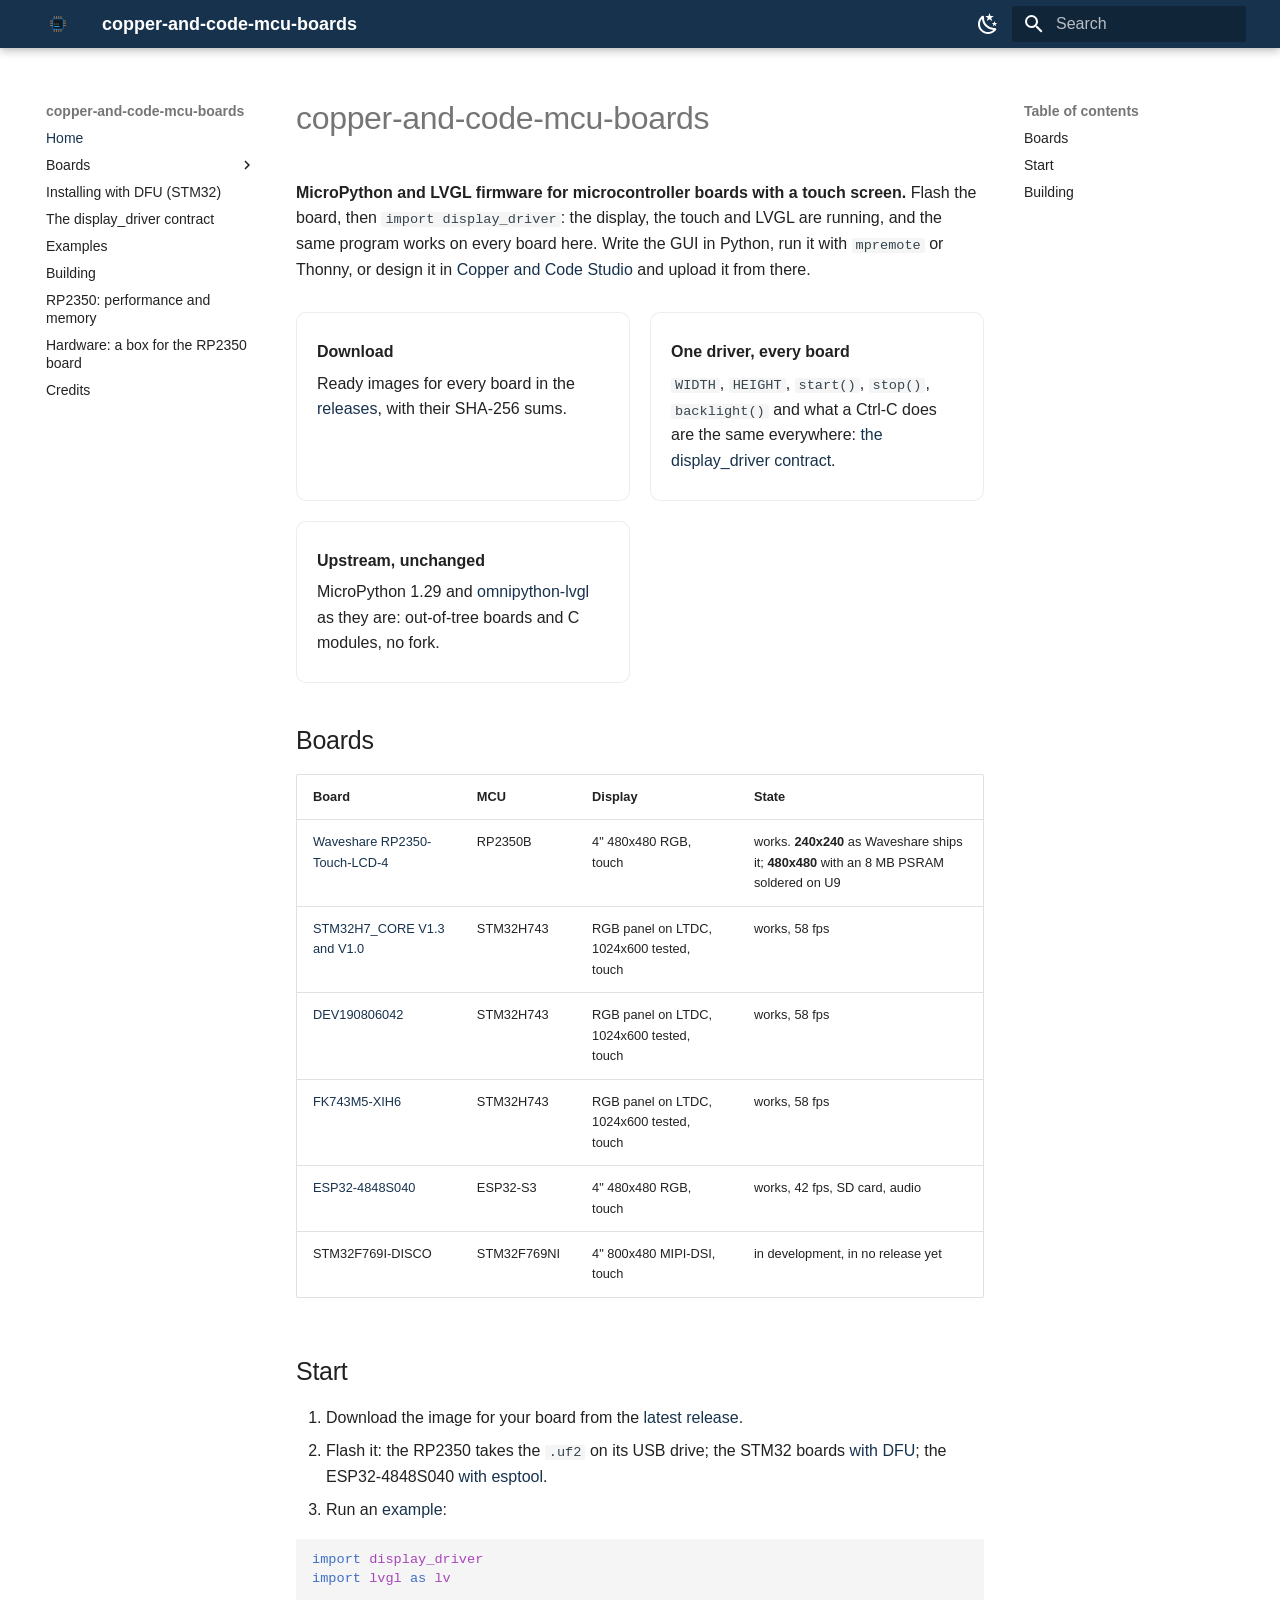
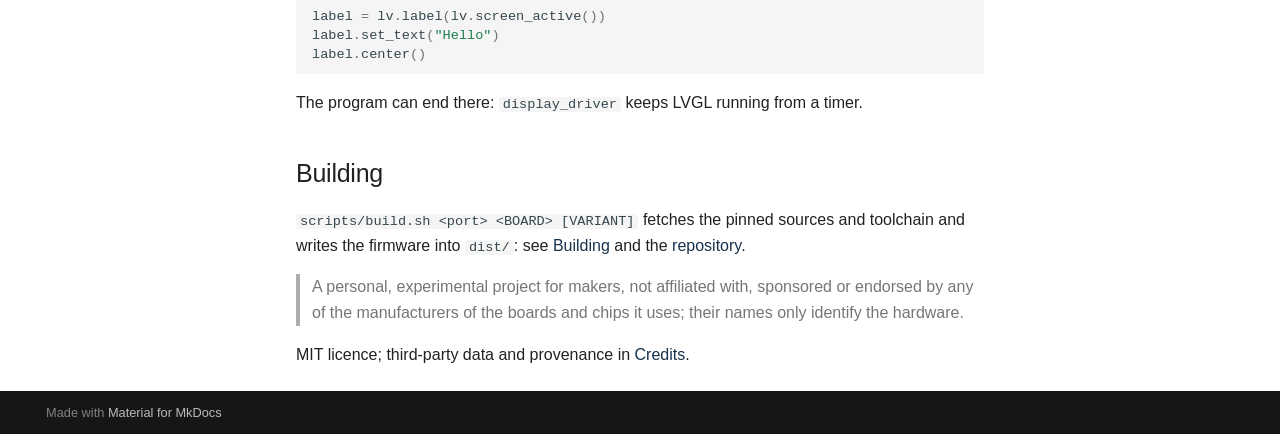
<file: index.html>
<!doctype html>
<html lang="en" class="no-js">
  <head>
    
      <meta charset="utf-8">
      <meta name="viewport" content="width=device-width,initial-scale=1">
      
        <meta name="description" content="MicroPython and LVGL firmware for microcontroller boards with a touch screen">
      
      
      
        <link rel="canonical" href="https://copper-and-code.github.io/copper-and-code-mcu-boards/">
      
      
      
        <link rel="next" href="boards/rp2350-touch-lcd-4/">
      
      
        
      
      
      <link rel="icon" href="images/logo.svg">
      <meta name="generator" content="mkdocs-1.6.1, mkdocs-material-9.8.1">
    
    
      
        <title>copper-and-code-mcu-boards</title>
      
    
    
      <link rel="stylesheet" href="assets/stylesheets/main.57a0d79d.min.css">
      
        
        <link rel="stylesheet" href="assets/stylesheets/palette.fb2fffe2.min.css">
      
      


    
    
      
    
    
      
    
    
      <link rel="stylesheet" href="stylesheets/site.css">
    
    <script>__md_scope=new URL(".",location),__md_hash=e=>[...e].reduce(((e,_)=>(e<<5)-e+_.charCodeAt(0)),0),__md_get=(e,_=localStorage,t=__md_scope)=>JSON.parse(_.getItem(t.pathname+"."+e)),__md_set=(e,_,t=localStorage,a=__md_scope)=>{try{t.setItem(a.pathname+"."+e,JSON.stringify(_))}catch(e){}}</script>
    
      

    
    
  </head>
  
  
    
    
      
    
    
    
    
    <body dir="ltr" data-md-color-scheme="default" data-md-color-primary="custom" data-md-color-accent="custom">
  
    
    <input class="md-toggle" data-md-toggle="drawer" type="checkbox" id="__drawer" autocomplete="off">
    <input class="md-toggle" data-md-toggle="search" type="checkbox" id="__search" autocomplete="off">
    <label class="md-overlay" for="__drawer"></label>
    <div data-md-component="skip">
      
        
        <a href="#copper-and-code-mcu-boards" class="md-skip">
          Skip to content
        </a>
      
    </div>
    <div data-md-component="announce">
      
    </div>
    
    
      

  

<header class="md-header md-header--shadow" data-md-component="header">
  <nav class="md-header__inner md-grid" aria-label="Header">
    <a href="." title="copper-and-code-mcu-boards" class="md-header__button md-logo" aria-label="copper-and-code-mcu-boards" data-md-component="logo">
      
  <img src="images/logo.svg" alt="logo">

    </a>
    <label class="md-header__button md-icon" for="__drawer">
      
      <svg xmlns="http://www.w3.org/2000/svg" viewBox="0 0 24 24"><path d="M3 6h18v2H3zm0 5h18v2H3zm0 5h18v2H3z"/></svg>
    </label>
    <div class="md-header__title" data-md-component="header-title">
      <div class="md-header__ellipsis">
        <div class="md-header__topic">
          <span class="md-ellipsis">
            copper-and-code-mcu-boards
          </span>
        </div>
        <div class="md-header__topic" data-md-component="header-topic">
          <span class="md-ellipsis">
            
              Home
            
          </span>
        </div>
      </div>
    </div>
    
      
        <form class="md-header__option" data-md-component="palette">
  
    
    
    
    <input class="md-option" data-md-color-media="(prefers-color-scheme: light)" data-md-color-scheme="default" data-md-color-primary="custom" data-md-color-accent="custom"  aria-label="Switch to dark mode"  type="radio" name="__palette" id="__palette_0">
    
      <label class="md-header__button md-icon" title="Switch to dark mode" for="__palette_1" hidden>
        <svg xmlns="http://www.w3.org/2000/svg" viewBox="0 0 24 24"><path d="m17.75 4.09-2.53 1.94.91 3.06-2.63-1.81-2.63 1.81.91-3.06-2.53-1.94L12.44 4l1.06-3 1.06 3zm3.5 6.91-1.64 1.25.59 1.98-1.7-1.17-1.7 1.17.59-1.98L15.75 11l2.06-.05L18.5 9l.69 1.95zm-2.28 4.95c.83-.08 1.72 1.1 1.19 1.85-.32.45-.66.87-1.08 1.27C15.17 23 8.84 23 4.94 19.07c-3.91-3.9-3.91-10.24 0-14.14.4-.4.82-.76 1.27-1.08.75-.53 1.93.36 1.85 1.19-.27 2.86.69 5.83 2.89 8.02a9.96 9.96 0 0 0 8.02 2.89m-1.64 2.02a12.08 12.08 0 0 1-7.8-3.47c-2.17-2.19-3.33-5-3.49-7.82-2.81 3.14-2.7 7.96.31 10.98 3.02 3.01 7.84 3.12 10.98.31"/></svg>
      </label>
    
  
    
    
    
    <input class="md-option" data-md-color-media="(prefers-color-scheme: dark)" data-md-color-scheme="slate" data-md-color-primary="custom" data-md-color-accent="custom"  aria-label="Switch to light mode"  type="radio" name="__palette" id="__palette_1">
    
      <label class="md-header__button md-icon" title="Switch to light mode" for="__palette_0" hidden>
        <svg xmlns="http://www.w3.org/2000/svg" viewBox="0 0 24 24"><path d="M12 7a5 5 0 0 1 5 5 5 5 0 0 1-5 5 5 5 0 0 1-5-5 5 5 0 0 1 5-5m0 2a3 3 0 0 0-3 3 3 3 0 0 0 3 3 3 3 0 0 0 3-3 3 3 0 0 0-3-3m0-7 2.39 3.42C13.65 5.15 12.84 5 12 5s-1.65.15-2.39.42zM3.34 7l4.16-.35A7.2 7.2 0 0 0 5.94 8.5c-.44.74-.69 1.5-.83 2.29zm.02 10 1.76-3.77a7.131 7.131 0 0 0 2.38 4.14zM20.65 7l-1.77 3.79a7.02 7.02 0 0 0-2.38-4.15zm-.01 10-4.14.36c.59-.51 1.12-1.14 1.54-1.86.42-.73.69-1.5.83-2.29zM12 22l-2.41-3.44c.74.27 1.55.44 2.41.44.82 0 1.63-.17 2.37-.44z"/></svg>
      </label>
    
  
</form>
      
    
    
      <script>var palette=__md_get("__palette");if(palette&&palette.color){if("(prefers-color-scheme)"===palette.color.media){var media=matchMedia("(prefers-color-scheme: light)"),input=document.querySelector(media.matches?"[data-md-color-media='(prefers-color-scheme: light)']":"[data-md-color-media='(prefers-color-scheme: dark)']");palette.color.media=input.getAttribute("data-md-color-media"),palette.color.scheme=input.getAttribute("data-md-color-scheme"),palette.color.primary=input.getAttribute("data-md-color-primary"),palette.color.accent=input.getAttribute("data-md-color-accent")}for(var[key,value]of Object.entries(palette.color))document.body.setAttribute("data-md-color-"+key,value)}</script>
    
    
    
      
      
        <label class="md-header__button md-icon" for="__search">
          
          <svg xmlns="http://www.w3.org/2000/svg" viewBox="0 0 24 24"><path d="M9.5 3A6.5 6.5 0 0 1 16 9.5c0 1.61-.59 3.09-1.56 4.23l.27.27h.79l5 5-1.5 1.5-5-5v-.79l-.27-.27A6.52 6.52 0 0 1 9.5 16 6.5 6.5 0 0 1 3 9.5 6.5 6.5 0 0 1 9.5 3m0 2C7 5 5 7 5 9.5S7 14 9.5 14 14 12 14 9.5 12 5 9.5 5"/></svg>
        </label>
        <div class="md-search" data-md-component="search" role="dialog">
  <label class="md-search__overlay" for="__search"></label>
  <div class="md-search__inner" role="search">
    <form class="md-search__form" name="search">
      <input type="text" class="md-search__input" name="query" aria-label="Search" placeholder="Search" autocapitalize="off" autocorrect="off" autocomplete="off" spellcheck="false" data-md-component="search-query" required>
      <label class="md-search__icon md-icon" for="__search">
        
        <svg xmlns="http://www.w3.org/2000/svg" viewBox="0 0 24 24"><path d="M9.5 3A6.5 6.5 0 0 1 16 9.5c0 1.61-.59 3.09-1.56 4.23l.27.27h.79l5 5-1.5 1.5-5-5v-.79l-.27-.27A6.52 6.52 0 0 1 9.5 16 6.5 6.5 0 0 1 3 9.5 6.5 6.5 0 0 1 9.5 3m0 2C7 5 5 7 5 9.5S7 14 9.5 14 14 12 14 9.5 12 5 9.5 5"/></svg>
        
        <svg xmlns="http://www.w3.org/2000/svg" viewBox="0 0 24 24"><path d="M20 11v2H8l5.5 5.5-1.42 1.42L4.16 12l7.92-7.92L13.5 5.5 8 11z"/></svg>
      </label>
      <nav class="md-search__options" aria-label="Search">
        
          <a href="javascript:void(0)" class="md-search__icon md-icon" title="Share" aria-label="Share" data-clipboard data-clipboard-text="" data-md-component="search-share" tabindex="-1">
            
            <svg xmlns="http://www.w3.org/2000/svg" viewBox="0 0 24 24"><path d="M18 16.08c-.76 0-1.44.3-1.96.77L8.91 12.7c.05-.23.09-.46.09-.7s-.04-.47-.09-.7l7.05-4.11c.54.5 1.25.81 2.04.81a3 3 0 0 0 3-3 3 3 0 0 0-3-3 3 3 0 0 0-3 3c0 .24.04.47.09.7L8.04 9.81C7.5 9.31 6.79 9 6 9a3 3 0 0 0-3 3 3 3 0 0 0 3 3c.79 0 1.5-.31 2.04-.81l7.12 4.15c-.05.21-.08.43-.08.66 0 1.61 1.31 2.91 2.92 2.91s2.92-1.3 2.92-2.91A2.92 2.92 0 0 0 18 16.08"/></svg>
          </a>
        
        <button type="reset" class="md-search__icon md-icon" title="Clear" aria-label="Clear" tabindex="-1">
          
          <svg xmlns="http://www.w3.org/2000/svg" viewBox="0 0 24 24"><path d="M19 6.41 17.59 5 12 10.59 6.41 5 5 6.41 10.59 12 5 17.59 6.41 19 12 13.41 17.59 19 19 17.59 13.41 12z"/></svg>
        </button>
      </nav>
      
    </form>
    <div class="md-search__output">
      <div class="md-search__scrollwrap" tabindex="0" data-md-scrollfix>
        <div class="md-search-result" data-md-component="search-result">
          <div class="md-search-result__meta">
            Initializing search
          </div>
          <ol class="md-search-result__list" role="presentation"></ol>
        </div>
      </div>
    </div>
  </div>
</div>
      
    
    
  </nav>
  
</header>
    
    <div class="md-container" data-md-component="container">
      
      
        
          
        
      
      <main class="md-main" data-md-component="main">
        <div class="md-main__inner md-grid">
          
            
              
              <div class="md-sidebar md-sidebar--primary" data-md-component="sidebar" data-md-type="navigation" >
                <div class="md-sidebar__scrollwrap">
                  <div class="md-sidebar__inner">
                    



<nav class="md-nav md-nav--primary" aria-label="Navigation" data-md-level="0">
  <label class="md-nav__title" for="__drawer">
    <a href="." title="copper-and-code-mcu-boards" class="md-nav__button md-logo" aria-label="copper-and-code-mcu-boards" data-md-component="logo">
      
  <img src="images/logo.svg" alt="logo">

    </a>
    copper-and-code-mcu-boards
  </label>
  
  <ul class="md-nav__list" data-md-scrollfix>
    
      
      
  
  
    
  
  
  
    <li class="md-nav__item md-nav__item--active">
      
      <input class="md-nav__toggle md-toggle" type="checkbox" id="__toc">
      
      
        
      
      
        <label class="md-nav__link md-nav__link--active" for="__toc">
          
  
  
  <span class="md-ellipsis">
    
  
    Home
  

    
  </span>
  
  

          <span class="md-nav__icon md-icon"></span>
        </label>
      
      <a href="." class="md-nav__link md-nav__link--active">
        
  
  
  <span class="md-ellipsis">
    
  
    Home
  

    
  </span>
  
  

      </a>
      
        

<nav class="md-nav md-nav--secondary" aria-label="Table of contents">
  
  
  
    
  
  
    <label class="md-nav__title" for="__toc">
      <span class="md-nav__icon md-icon"></span>
      Table of contents
    </label>
    <ul class="md-nav__list" data-md-component="toc" data-md-scrollfix>
      
        <li class="md-nav__item">
  <a href="#boards" class="md-nav__link">
    <span class="md-ellipsis">
      
        Boards
      
    </span>
  </a>
  
</li>
      
        <li class="md-nav__item">
  <a href="#start" class="md-nav__link">
    <span class="md-ellipsis">
      
        Start
      
    </span>
  </a>
  
</li>
      
        <li class="md-nav__item">
  <a href="#building" class="md-nav__link">
    <span class="md-ellipsis">
      
        Building
      
    </span>
  </a>
  
</li>
      
    </ul>
  
</nav>
      
    </li>
  

    
      
      
  
  
  
  
    
    
    
    
    
    <li class="md-nav__item md-nav__item--nested">
      
        
        
        <input class="md-nav__toggle md-toggle " type="checkbox" id="__nav_2" >
        
          
          <label class="md-nav__link" for="__nav_2" id="__nav_2_label" tabindex="0">
            
  
  
  <span class="md-ellipsis">
    
  
    Boards
  

    
  </span>
  
  

            <span class="md-nav__icon md-icon"></span>
          </label>
        
        <nav class="md-nav" data-md-level="1" aria-labelledby="__nav_2_label" aria-expanded="false">
          <label class="md-nav__title" for="__nav_2">
            <span class="md-nav__icon md-icon"></span>
            
  
    Boards
  

          </label>
          <ul class="md-nav__list" data-md-scrollfix>
            
              
                
  
  
  
  
    <li class="md-nav__item">
      <a href="boards/rp2350-touch-lcd-4/" class="md-nav__link">
        
  
  
  <span class="md-ellipsis">
    
  
    Waveshare RP2350-Touch-LCD-4
  

    
  </span>
  
  

      </a>
    </li>
  

              
            
              
                
  
  
  
  
    <li class="md-nav__item">
      <a href="stm32h743/" class="md-nav__link">
        
  
  
  <span class="md-ellipsis">
    
  
    STM32H743 boards
  

    
  </span>
  
  

      </a>
    </li>
  

              
            
              
                
  
  
  
  
    <li class="md-nav__item">
      <a href="esp32-4848s040/" class="md-nav__link">
        
  
  
  <span class="md-ellipsis">
    
  
    ESP32-4848S040
  

    
  </span>
  
  

      </a>
    </li>
  

              
            
          </ul>
        </nav>
      
    </li>
  

    
      
      
  
  
  
  
    <li class="md-nav__item">
      <a href="flash-dfu/" class="md-nav__link">
        
  
  
  <span class="md-ellipsis">
    
  
    Installing with DFU (STM32)
  

    
  </span>
  
  

      </a>
    </li>
  

    
      
      
  
  
  
  
    <li class="md-nav__item">
      <a href="display-driver/" class="md-nav__link">
        
  
  
  <span class="md-ellipsis">
    
  
    The display_driver contract
  

    
  </span>
  
  

      </a>
    </li>
  

    
      
      
  
  
  
  
    <li class="md-nav__item">
      <a href="examples/" class="md-nav__link">
        
  
  
  <span class="md-ellipsis">
    
  
    Examples
  

    
  </span>
  
  

      </a>
    </li>
  

    
      
      
  
  
  
  
    <li class="md-nav__item">
      <a href="target/" class="md-nav__link">
        
  
  
  <span class="md-ellipsis">
    
  
    Building
  

    
  </span>
  
  

      </a>
    </li>
  

    
      
      
  
  
  
  
    <li class="md-nav__item">
      <a href="rp2350-touch-lcd4/" class="md-nav__link">
        
  
  
  <span class="md-ellipsis">
    
  
    RP2350: performance and memory
  

    
  </span>
  
  

      </a>
    </li>
  

    
      
      
  
  
  
  
    <li class="md-nav__item">
      <a href="hardware/rp2350-touch-lcd4-box/" class="md-nav__link">
        
  
  
  <span class="md-ellipsis">
    
  
    Hardware: a box for the RP2350 board
  

    
  </span>
  
  

      </a>
    </li>
  

    
      
      
  
  
  
  
    <li class="md-nav__item">
      <a href="CREDITS/" class="md-nav__link">
        
  
  
  <span class="md-ellipsis">
    
  
    Credits
  

    
  </span>
  
  

      </a>
    </li>
  

    
  </ul>
</nav>
                  </div>
                </div>
              </div>
            
            
              
              <div class="md-sidebar md-sidebar--secondary" data-md-component="sidebar" data-md-type="toc" >
                <div class="md-sidebar__scrollwrap">
                  <div class="md-sidebar__inner">
                    

<nav class="md-nav md-nav--secondary" aria-label="Table of contents">
  
  
  
    
  
  
    <label class="md-nav__title" for="__toc">
      <span class="md-nav__icon md-icon"></span>
      Table of contents
    </label>
    <ul class="md-nav__list" data-md-component="toc" data-md-scrollfix>
      
        <li class="md-nav__item">
  <a href="#boards" class="md-nav__link">
    <span class="md-ellipsis">
      
        Boards
      
    </span>
  </a>
  
</li>
      
        <li class="md-nav__item">
  <a href="#start" class="md-nav__link">
    <span class="md-ellipsis">
      
        Start
      
    </span>
  </a>
  
</li>
      
        <li class="md-nav__item">
  <a href="#building" class="md-nav__link">
    <span class="md-ellipsis">
      
        Building
      
    </span>
  </a>
  
</li>
      
    </ul>
  
</nav>
                  </div>
                </div>
              </div>
            
          
          
            <div class="md-content" data-md-component="content">
              
              <article class="md-content__inner md-typeset">
                
                  



<h1 id="copper-and-code-mcu-boards">copper-and-code-mcu-boards<a class="headerlink" href="#copper-and-code-mcu-boards" title="Permanent link">&para;</a></h1>
<p><strong>MicroPython and LVGL firmware for microcontroller boards with a touch screen.</strong> Flash the board,
then <code>import display_driver</code>: the display, the touch and LVGL are running, and the same program
works on every board here. Write the GUI in Python, run it with <code>mpremote</code> or Thonny, or design it
in <a href="https://copper-and-code.github.io/copper-and-code-studio/">Copper and Code Studio</a> and upload
it from there.</p>
<div class="home-grid">
<div class="home-card">
<p><strong>Download</strong></p>
<p>Ready images for every board in the
<a href="https://github.com/Copper-And-Code/copper-and-code-mcu-boards/releases">releases</a>, with their
SHA-256 sums.</p>
</div>
<div class="home-card">
<p><strong>One driver, every board</strong></p>
<p><code>WIDTH</code>, <code>HEIGHT</code>, <code>start()</code>, <code>stop()</code>, <code>backlight()</code> and what a Ctrl-C does are the same
everywhere: <a href="display-driver/">the display_driver contract</a>.</p>
</div>
<div class="home-card">
<p><strong>Upstream, unchanged</strong></p>
<p>MicroPython 1.29 and <a href="https://github.com/PyDevices/omnipython-lvgl">omnipython-lvgl</a> as they are:
out-of-tree boards and C modules, no fork.</p>
</div>
</div>
<h2 id="boards">Boards<a class="headerlink" href="#boards" title="Permanent link">&para;</a></h2>
<table>
<thead>
<tr>
<th>Board</th>
<th>MCU</th>
<th>Display</th>
<th>State</th>
</tr>
</thead>
<tbody>
<tr>
<td><a href="boards/rp2350-touch-lcd-4/">Waveshare RP2350-Touch-LCD-4</a></td>
<td>RP2350B</td>
<td>4" 480x480 RGB, touch</td>
<td>works. <strong>240x240</strong> as Waveshare ships it; <strong>480x480</strong> with an 8 MB PSRAM soldered on U9</td>
</tr>
<tr>
<td><a href="stm32h743/">STM32H7_CORE V1.3 and V1.0</a></td>
<td>STM32H743</td>
<td>RGB panel on LTDC, 1024x600 tested, touch</td>
<td>works, 58 fps</td>
</tr>
<tr>
<td><a href="stm32h743/">DEV190806042</a></td>
<td>STM32H743</td>
<td>RGB panel on LTDC, 1024x600 tested, touch</td>
<td>works, 58 fps</td>
</tr>
<tr>
<td><a href="stm32h743/">FK743M5-XIH6</a></td>
<td>STM32H743</td>
<td>RGB panel on LTDC, 1024x600 tested, touch</td>
<td>works, 58 fps</td>
</tr>
<tr>
<td><a href="esp32-4848s040/">ESP32-4848S040</a></td>
<td>ESP32-S3</td>
<td>4" 480x480 RGB, touch</td>
<td>works, 42 fps, SD card, audio</td>
</tr>
<tr>
<td>STM32F769I-DISCO</td>
<td>STM32F769NI</td>
<td>4" 800x480 MIPI-DSI, touch</td>
<td>in development, in no release yet</td>
</tr>
</tbody>
</table>
<h2 id="start">Start<a class="headerlink" href="#start" title="Permanent link">&para;</a></h2>
<ol>
<li>Download the image for your board from the
   <a href="https://github.com/Copper-And-Code/copper-and-code-mcu-boards/releases/latest">latest release</a>.</li>
<li>Flash it: the RP2350 takes the <code>.uf2</code> on its USB drive; the STM32 boards <a href="flash-dfu/">with DFU</a>;
   the ESP32-4848S040 <a href="esp32-4848s040/">with esptool</a>.</li>
<li>Run an <a href="examples/">example</a>:</li>
</ol>
<div class="highlight"><pre><span></span><code><span class="kn">import</span><span class="w"> </span><span class="nn">display_driver</span>
<span class="kn">import</span><span class="w"> </span><span class="nn">lvgl</span><span class="w"> </span><span class="k">as</span><span class="w"> </span><span class="nn">lv</span>

<span class="n">label</span> <span class="o">=</span> <span class="n">lv</span><span class="o">.</span><span class="n">label</span><span class="p">(</span><span class="n">lv</span><span class="o">.</span><span class="n">screen_active</span><span class="p">())</span>
<span class="n">label</span><span class="o">.</span><span class="n">set_text</span><span class="p">(</span><span class="s2">"Hello"</span><span class="p">)</span>
<span class="n">label</span><span class="o">.</span><span class="n">center</span><span class="p">()</span>
</code></pre></div>
<p>The program can end there: <code>display_driver</code> keeps LVGL running from a timer.</p>
<h2 id="building">Building<a class="headerlink" href="#building" title="Permanent link">&para;</a></h2>
<p><code>scripts/build.sh &lt;port&gt; &lt;BOARD&gt; [VARIANT]</code> fetches the pinned sources and toolchain and writes the
firmware into <code>dist/</code>: see <a href="target/">Building</a> and the
<a href="https://github.com/Copper-And-Code/copper-and-code-mcu-boards">repository</a>.</p>
<blockquote>
<p>A personal, experimental project for makers, not affiliated with, sponsored or endorsed by any of
the manufacturers of the boards and chips it uses; their names only identify the hardware.</p>
</blockquote>
<p>MIT licence; third-party data and provenance in <a href="CREDITS/">Credits</a>.</p>












                
              </article>
            </div>
          
          
<script>var target=document.getElementById(location.hash.slice(1));target&&target.name&&(target.checked=target.name.startsWith("__tabbed_"))</script>
        </div>
        
          <button type="button" class="md-top md-icon" data-md-component="top" hidden>
  
  <svg xmlns="http://www.w3.org/2000/svg" viewBox="0 0 24 24"><path d="M13 20h-2V8l-5.5 5.5-1.42-1.42L12 4.16l7.92 7.92-1.42 1.42L13 8z"/></svg>
  Back to top
</button>
        
      </main>
      
        <footer class="md-footer">
  
  <div class="md-footer-meta md-typeset">
    <div class="md-footer-meta__inner md-grid">
      <div class="md-copyright">
  
  
    Made with
    <a href="https://squidfunk.github.io/mkdocs-material/" target="_blank" rel="noopener">
      Material for MkDocs
    </a>
  
</div>
      
    </div>
  </div>
</footer>
      
    </div>
    <div class="md-dialog" data-md-component="dialog">
      <div class="md-dialog__inner md-typeset"></div>
    </div>
    
    
    
      
      
      <script id="__config" type="application/json">{"annotate": null, "base": ".", "features": ["navigation.top", "navigation.tracking", "search.highlight", "search.share"], "search": "assets/javascripts/workers/search.a7633da7.min.js", "tags": null, "translations": {"clipboard.copied": "Copied to clipboard", "clipboard.copy": "Copy to clipboard", "search.result.more.one": "1 more on this page", "search.result.more.other": "# more on this page", "search.result.none": "No matching documents", "search.result.one": "1 matching document", "search.result.other": "# matching documents", "search.result.placeholder": "Type to start searching", "search.result.term.missing": "Missing", "select.version": "Select version"}, "version": null}</script>
    
    
      <script src="assets/javascripts/bundle.a5f9d56c.min.js"></script>
      
    
  </body>
</html>
</file>
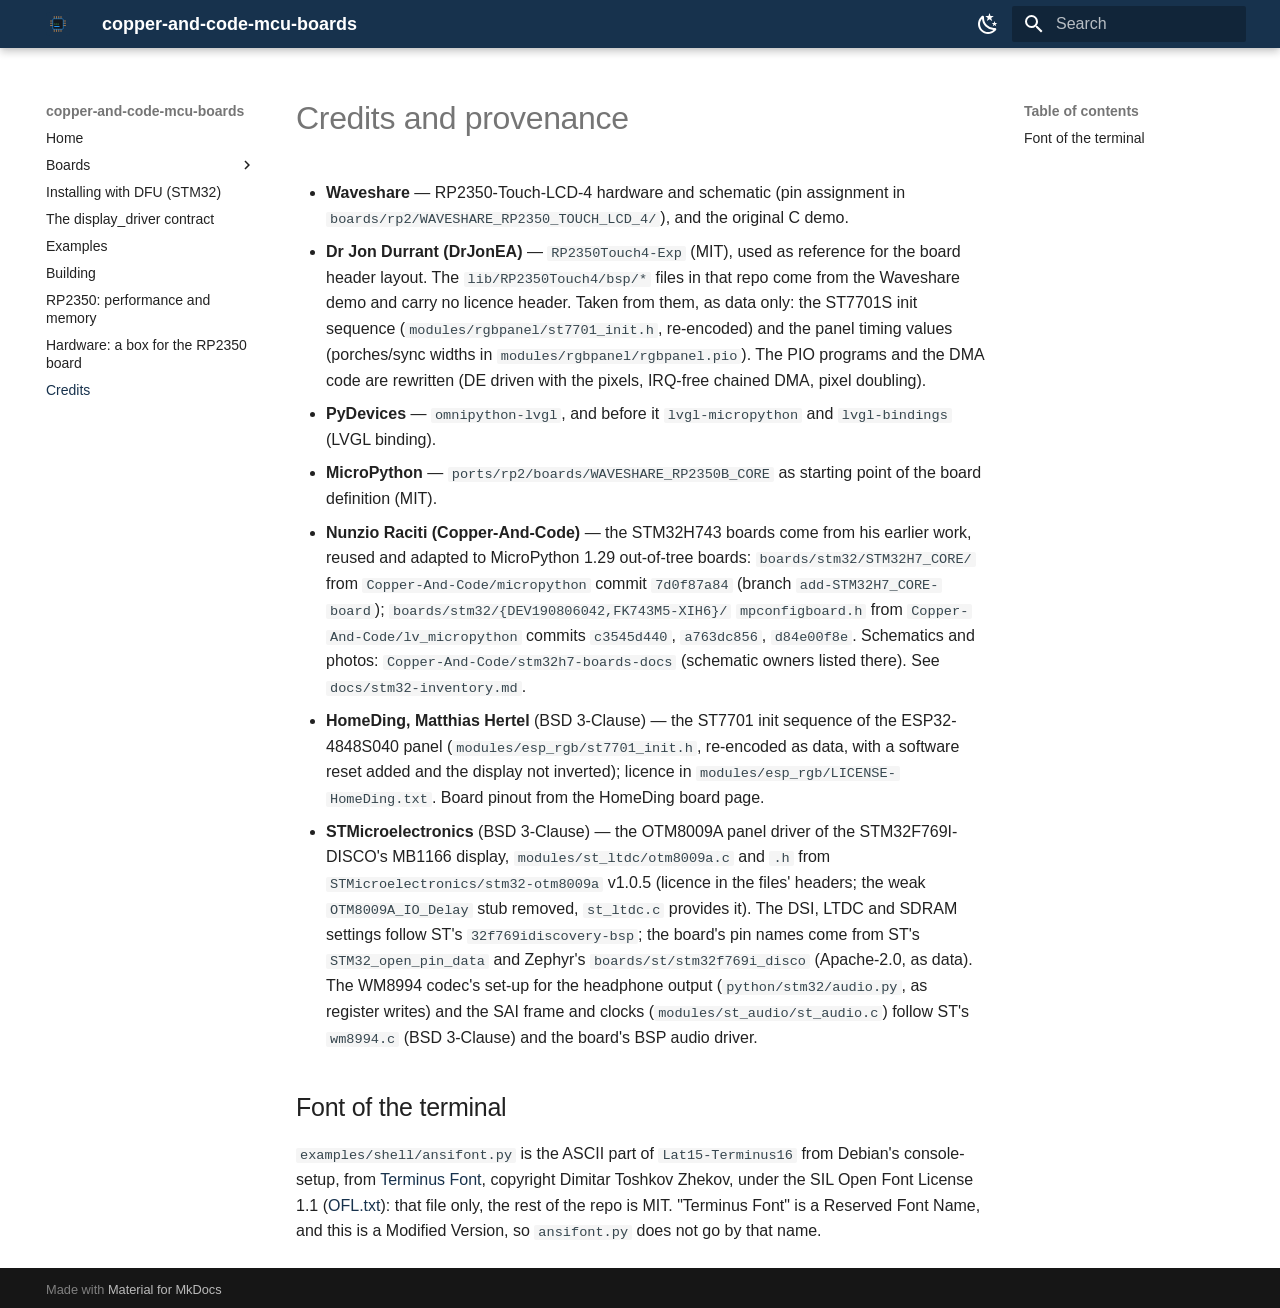
<file: CREDITS/index.html>
<!doctype html>
<html lang="en" class="no-js">
  <head>
    
      <meta charset="utf-8">
      <meta name="viewport" content="width=device-width,initial-scale=1">
      
        <meta name="description" content="MicroPython and LVGL firmware for microcontroller boards with a touch screen">
      
      
      
        <link rel="canonical" href="https://copper-and-code.github.io/copper-and-code-mcu-boards/CREDITS/">
      
      
        <link rel="prev" href="../hardware/rp2350-touch-lcd4-box/">
      
      
      
        
      
      
      <link rel="icon" href="../images/logo.svg">
      <meta name="generator" content="mkdocs-1.6.1, mkdocs-material-9.8.1">
    
    
      
        <title>Credits - copper-and-code-mcu-boards</title>
      
    
    
      <link rel="stylesheet" href="../assets/stylesheets/main.57a0d79d.min.css">
      
        
        <link rel="stylesheet" href="../assets/stylesheets/palette.fb2fffe2.min.css">
      
      


    
    
      
    
    
      
    
    
      <link rel="stylesheet" href="../stylesheets/site.css">
    
    <script>__md_scope=new URL("..",location),__md_hash=e=>[...e].reduce(((e,_)=>(e<<5)-e+_.charCodeAt(0)),0),__md_get=(e,_=localStorage,t=__md_scope)=>JSON.parse(_.getItem(t.pathname+"."+e)),__md_set=(e,_,t=localStorage,a=__md_scope)=>{try{t.setItem(a.pathname+"."+e,JSON.stringify(_))}catch(e){}}</script>
    
      

    
    
  </head>
  
  
    
    
      
    
    
    
    
    <body dir="ltr" data-md-color-scheme="default" data-md-color-primary="custom" data-md-color-accent="custom">
  
    
    <input class="md-toggle" data-md-toggle="drawer" type="checkbox" id="__drawer" autocomplete="off">
    <input class="md-toggle" data-md-toggle="search" type="checkbox" id="__search" autocomplete="off">
    <label class="md-overlay" for="__drawer"></label>
    <div data-md-component="skip">
      
        
        <a href="#credits-and-provenance" class="md-skip">
          Skip to content
        </a>
      
    </div>
    <div data-md-component="announce">
      
    </div>
    
    
      

  

<header class="md-header md-header--shadow" data-md-component="header">
  <nav class="md-header__inner md-grid" aria-label="Header">
    <a href=".." title="copper-and-code-mcu-boards" class="md-header__button md-logo" aria-label="copper-and-code-mcu-boards" data-md-component="logo">
      
  <img src="../images/logo.svg" alt="logo">

    </a>
    <label class="md-header__button md-icon" for="__drawer">
      
      <svg xmlns="http://www.w3.org/2000/svg" viewBox="0 0 24 24"><path d="M3 6h18v2H3zm0 5h18v2H3zm0 5h18v2H3z"/></svg>
    </label>
    <div class="md-header__title" data-md-component="header-title">
      <div class="md-header__ellipsis">
        <div class="md-header__topic">
          <span class="md-ellipsis">
            copper-and-code-mcu-boards
          </span>
        </div>
        <div class="md-header__topic" data-md-component="header-topic">
          <span class="md-ellipsis">
            
              Credits
            
          </span>
        </div>
      </div>
    </div>
    
      
        <form class="md-header__option" data-md-component="palette">
  
    
    
    
    <input class="md-option" data-md-color-media="(prefers-color-scheme: light)" data-md-color-scheme="default" data-md-color-primary="custom" data-md-color-accent="custom"  aria-label="Switch to dark mode"  type="radio" name="__palette" id="__palette_0">
    
      <label class="md-header__button md-icon" title="Switch to dark mode" for="__palette_1" hidden>
        <svg xmlns="http://www.w3.org/2000/svg" viewBox="0 0 24 24"><path d="m17.75 4.09-2.53 1.94.91 3.06-2.63-1.81-2.63 1.81.91-3.06-2.53-1.94L12.44 4l1.06-3 1.06 3zm3.5 6.91-1.64 1.25.59 1.98-1.7-1.17-1.7 1.17.59-1.98L15.75 11l2.06-.05L18.5 9l.69 1.95zm-2.28 4.95c.83-.08 1.72 1.1 1.19 1.85-.32.45-.66.87-1.08 1.27C15.17 23 8.84 23 4.94 19.07c-3.91-3.9-3.91-10.24 0-14.14.4-.4.82-.76 1.27-1.08.75-.53 1.93.36 1.85 1.19-.27 2.86.69 5.83 2.89 8.02a9.96 9.96 0 0 0 8.02 2.89m-1.64 2.02a12.08 12.08 0 0 1-7.8-3.47c-2.17-2.19-3.33-5-3.49-7.82-2.81 3.14-2.7 7.96.31 10.98 3.02 3.01 7.84 3.12 10.98.31"/></svg>
      </label>
    
  
    
    
    
    <input class="md-option" data-md-color-media="(prefers-color-scheme: dark)" data-md-color-scheme="slate" data-md-color-primary="custom" data-md-color-accent="custom"  aria-label="Switch to light mode"  type="radio" name="__palette" id="__palette_1">
    
      <label class="md-header__button md-icon" title="Switch to light mode" for="__palette_0" hidden>
        <svg xmlns="http://www.w3.org/2000/svg" viewBox="0 0 24 24"><path d="M12 7a5 5 0 0 1 5 5 5 5 0 0 1-5 5 5 5 0 0 1-5-5 5 5 0 0 1 5-5m0 2a3 3 0 0 0-3 3 3 3 0 0 0 3 3 3 3 0 0 0 3-3 3 3 0 0 0-3-3m0-7 2.39 3.42C13.65 5.15 12.84 5 12 5s-1.65.15-2.39.42zM3.34 7l4.16-.35A7.2 7.2 0 0 0 5.94 8.5c-.44.74-.69 1.5-.83 2.29zm.02 10 1.76-3.77a7.131 7.131 0 0 0 2.38 4.14zM20.65 7l-1.77 3.79a7.02 7.02 0 0 0-2.38-4.15zm-.01 10-4.14.36c.59-.51 1.12-1.14 1.54-1.86.42-.73.69-1.5.83-2.29zM12 22l-2.41-3.44c.74.27 1.55.44 2.41.44.82 0 1.63-.17 2.37-.44z"/></svg>
      </label>
    
  
</form>
      
    
    
      <script>var palette=__md_get("__palette");if(palette&&palette.color){if("(prefers-color-scheme)"===palette.color.media){var media=matchMedia("(prefers-color-scheme: light)"),input=document.querySelector(media.matches?"[data-md-color-media='(prefers-color-scheme: light)']":"[data-md-color-media='(prefers-color-scheme: dark)']");palette.color.media=input.getAttribute("data-md-color-media"),palette.color.scheme=input.getAttribute("data-md-color-scheme"),palette.color.primary=input.getAttribute("data-md-color-primary"),palette.color.accent=input.getAttribute("data-md-color-accent")}for(var[key,value]of Object.entries(palette.color))document.body.setAttribute("data-md-color-"+key,value)}</script>
    
    
    
      
      
        <label class="md-header__button md-icon" for="__search">
          
          <svg xmlns="http://www.w3.org/2000/svg" viewBox="0 0 24 24"><path d="M9.5 3A6.5 6.5 0 0 1 16 9.5c0 1.61-.59 3.09-1.56 4.23l.27.27h.79l5 5-1.5 1.5-5-5v-.79l-.27-.27A6.52 6.52 0 0 1 9.5 16 6.5 6.5 0 0 1 3 9.5 6.5 6.5 0 0 1 9.5 3m0 2C7 5 5 7 5 9.5S7 14 9.5 14 14 12 14 9.5 12 5 9.5 5"/></svg>
        </label>
        <div class="md-search" data-md-component="search" role="dialog">
  <label class="md-search__overlay" for="__search"></label>
  <div class="md-search__inner" role="search">
    <form class="md-search__form" name="search">
      <input type="text" class="md-search__input" name="query" aria-label="Search" placeholder="Search" autocapitalize="off" autocorrect="off" autocomplete="off" spellcheck="false" data-md-component="search-query" required>
      <label class="md-search__icon md-icon" for="__search">
        
        <svg xmlns="http://www.w3.org/2000/svg" viewBox="0 0 24 24"><path d="M9.5 3A6.5 6.5 0 0 1 16 9.5c0 1.61-.59 3.09-1.56 4.23l.27.27h.79l5 5-1.5 1.5-5-5v-.79l-.27-.27A6.52 6.52 0 0 1 9.5 16 6.5 6.5 0 0 1 3 9.5 6.5 6.5 0 0 1 9.5 3m0 2C7 5 5 7 5 9.5S7 14 9.5 14 14 12 14 9.5 12 5 9.5 5"/></svg>
        
        <svg xmlns="http://www.w3.org/2000/svg" viewBox="0 0 24 24"><path d="M20 11v2H8l5.5 5.5-1.42 1.42L4.16 12l7.92-7.92L13.5 5.5 8 11z"/></svg>
      </label>
      <nav class="md-search__options" aria-label="Search">
        
          <a href="javascript:void(0)" class="md-search__icon md-icon" title="Share" aria-label="Share" data-clipboard data-clipboard-text="" data-md-component="search-share" tabindex="-1">
            
            <svg xmlns="http://www.w3.org/2000/svg" viewBox="0 0 24 24"><path d="M18 16.08c-.76 0-1.44.3-1.96.77L8.91 12.7c.05-.23.09-.46.09-.7s-.04-.47-.09-.7l7.05-4.11c.54.5 1.25.81 2.04.81a3 3 0 0 0 3-3 3 3 0 0 0-3-3 3 3 0 0 0-3 3c0 .24.04.47.09.7L8.04 9.81C7.5 9.31 6.79 9 6 9a3 3 0 0 0-3 3 3 3 0 0 0 3 3c.79 0 1.5-.31 2.04-.81l7.12 4.15c-.05.21-.08.43-.08.66 0 1.61 1.31 2.91 2.92 2.91s2.92-1.3 2.92-2.91A2.92 2.92 0 0 0 18 16.08"/></svg>
          </a>
        
        <button type="reset" class="md-search__icon md-icon" title="Clear" aria-label="Clear" tabindex="-1">
          
          <svg xmlns="http://www.w3.org/2000/svg" viewBox="0 0 24 24"><path d="M19 6.41 17.59 5 12 10.59 6.41 5 5 6.41 10.59 12 5 17.59 6.41 19 12 13.41 17.59 19 19 17.59 13.41 12z"/></svg>
        </button>
      </nav>
      
    </form>
    <div class="md-search__output">
      <div class="md-search__scrollwrap" tabindex="0" data-md-scrollfix>
        <div class="md-search-result" data-md-component="search-result">
          <div class="md-search-result__meta">
            Initializing search
          </div>
          <ol class="md-search-result__list" role="presentation"></ol>
        </div>
      </div>
    </div>
  </div>
</div>
      
    
    
  </nav>
  
</header>
    
    <div class="md-container" data-md-component="container">
      
      
        
          
        
      
      <main class="md-main" data-md-component="main">
        <div class="md-main__inner md-grid">
          
            
              
              <div class="md-sidebar md-sidebar--primary" data-md-component="sidebar" data-md-type="navigation" >
                <div class="md-sidebar__scrollwrap">
                  <div class="md-sidebar__inner">
                    



<nav class="md-nav md-nav--primary" aria-label="Navigation" data-md-level="0">
  <label class="md-nav__title" for="__drawer">
    <a href=".." title="copper-and-code-mcu-boards" class="md-nav__button md-logo" aria-label="copper-and-code-mcu-boards" data-md-component="logo">
      
  <img src="../images/logo.svg" alt="logo">

    </a>
    copper-and-code-mcu-boards
  </label>
  
  <ul class="md-nav__list" data-md-scrollfix>
    
      
      
  
  
  
  
    <li class="md-nav__item">
      <a href=".." class="md-nav__link">
        
  
  
  <span class="md-ellipsis">
    
  
    Home
  

    
  </span>
  
  

      </a>
    </li>
  

    
      
      
  
  
  
  
    
    
    
    
    
    <li class="md-nav__item md-nav__item--nested">
      
        
        
        <input class="md-nav__toggle md-toggle " type="checkbox" id="__nav_2" >
        
          
          <label class="md-nav__link" for="__nav_2" id="__nav_2_label" tabindex="0">
            
  
  
  <span class="md-ellipsis">
    
  
    Boards
  

    
  </span>
  
  

            <span class="md-nav__icon md-icon"></span>
          </label>
        
        <nav class="md-nav" data-md-level="1" aria-labelledby="__nav_2_label" aria-expanded="false">
          <label class="md-nav__title" for="__nav_2">
            <span class="md-nav__icon md-icon"></span>
            
  
    Boards
  

          </label>
          <ul class="md-nav__list" data-md-scrollfix>
            
              
                
  
  
  
  
    <li class="md-nav__item">
      <a href="../boards/rp2350-touch-lcd-4/" class="md-nav__link">
        
  
  
  <span class="md-ellipsis">
    
  
    Waveshare RP2350-Touch-LCD-4
  

    
  </span>
  
  

      </a>
    </li>
  

              
            
              
                
  
  
  
  
    <li class="md-nav__item">
      <a href="../stm32h743/" class="md-nav__link">
        
  
  
  <span class="md-ellipsis">
    
  
    STM32H743 boards
  

    
  </span>
  
  

      </a>
    </li>
  

              
            
              
                
  
  
  
  
    <li class="md-nav__item">
      <a href="../esp32-4848s040/" class="md-nav__link">
        
  
  
  <span class="md-ellipsis">
    
  
    ESP32-4848S040
  

    
  </span>
  
  

      </a>
    </li>
  

              
            
          </ul>
        </nav>
      
    </li>
  

    
      
      
  
  
  
  
    <li class="md-nav__item">
      <a href="../flash-dfu/" class="md-nav__link">
        
  
  
  <span class="md-ellipsis">
    
  
    Installing with DFU (STM32)
  

    
  </span>
  
  

      </a>
    </li>
  

    
      
      
  
  
  
  
    <li class="md-nav__item">
      <a href="../display-driver/" class="md-nav__link">
        
  
  
  <span class="md-ellipsis">
    
  
    The display_driver contract
  

    
  </span>
  
  

      </a>
    </li>
  

    
      
      
  
  
  
  
    <li class="md-nav__item">
      <a href="../examples/" class="md-nav__link">
        
  
  
  <span class="md-ellipsis">
    
  
    Examples
  

    
  </span>
  
  

      </a>
    </li>
  

    
      
      
  
  
  
  
    <li class="md-nav__item">
      <a href="../target/" class="md-nav__link">
        
  
  
  <span class="md-ellipsis">
    
  
    Building
  

    
  </span>
  
  

      </a>
    </li>
  

    
      
      
  
  
  
  
    <li class="md-nav__item">
      <a href="../rp2350-touch-lcd4/" class="md-nav__link">
        
  
  
  <span class="md-ellipsis">
    
  
    RP2350: performance and memory
  

    
  </span>
  
  

      </a>
    </li>
  

    
      
      
  
  
  
  
    <li class="md-nav__item">
      <a href="../hardware/rp2350-touch-lcd4-box/" class="md-nav__link">
        
  
  
  <span class="md-ellipsis">
    
  
    Hardware: a box for the RP2350 board
  

    
  </span>
  
  

      </a>
    </li>
  

    
      
      
  
  
    
  
  
  
    <li class="md-nav__item md-nav__item--active">
      
      <input class="md-nav__toggle md-toggle" type="checkbox" id="__toc">
      
      
        
      
      
        <label class="md-nav__link md-nav__link--active" for="__toc">
          
  
  
  <span class="md-ellipsis">
    
  
    Credits
  

    
  </span>
  
  

          <span class="md-nav__icon md-icon"></span>
        </label>
      
      <a href="./" class="md-nav__link md-nav__link--active">
        
  
  
  <span class="md-ellipsis">
    
  
    Credits
  

    
  </span>
  
  

      </a>
      
        

<nav class="md-nav md-nav--secondary" aria-label="Table of contents">
  
  
  
    
  
  
    <label class="md-nav__title" for="__toc">
      <span class="md-nav__icon md-icon"></span>
      Table of contents
    </label>
    <ul class="md-nav__list" data-md-component="toc" data-md-scrollfix>
      
        <li class="md-nav__item">
  <a href="#font-of-the-terminal" class="md-nav__link">
    <span class="md-ellipsis">
      
        Font of the terminal
      
    </span>
  </a>
  
</li>
      
    </ul>
  
</nav>
      
    </li>
  

    
  </ul>
</nav>
                  </div>
                </div>
              </div>
            
            
              
              <div class="md-sidebar md-sidebar--secondary" data-md-component="sidebar" data-md-type="toc" >
                <div class="md-sidebar__scrollwrap">
                  <div class="md-sidebar__inner">
                    

<nav class="md-nav md-nav--secondary" aria-label="Table of contents">
  
  
  
    
  
  
    <label class="md-nav__title" for="__toc">
      <span class="md-nav__icon md-icon"></span>
      Table of contents
    </label>
    <ul class="md-nav__list" data-md-component="toc" data-md-scrollfix>
      
        <li class="md-nav__item">
  <a href="#font-of-the-terminal" class="md-nav__link">
    <span class="md-ellipsis">
      
        Font of the terminal
      
    </span>
  </a>
  
</li>
      
    </ul>
  
</nav>
                  </div>
                </div>
              </div>
            
          
          
            <div class="md-content" data-md-component="content">
              
              <article class="md-content__inner md-typeset">
                
                  



<h1 id="credits-and-provenance">Credits and provenance<a class="headerlink" href="#credits-and-provenance" title="Permanent link">&para;</a></h1>
<ul>
<li><strong>Waveshare</strong> — RP2350-Touch-LCD-4 hardware and schematic (pin assignment in
  <code>boards/rp2/WAVESHARE_RP2350_TOUCH_LCD_4/</code>), and the original C demo.</li>
<li><strong>Dr Jon Durrant (DrJonEA)</strong> — <code>RP2350Touch4-Exp</code> (MIT), used as reference for the
  board header layout. The <code>lib/RP2350Touch4/bsp/*</code> files in that repo come from the
  Waveshare demo and carry no licence header. Taken from them, as data only:
  the ST7701S init sequence (<code>modules/rgbpanel/st7701_init.h</code>, re-encoded) and the
  panel timing values (porches/sync widths in <code>modules/rgbpanel/rgbpanel.pio</code>).
  The PIO programs and the DMA code are rewritten (DE driven with the pixels,
  IRQ-free chained DMA, pixel doubling).</li>
<li><strong>PyDevices</strong> — <code>omnipython-lvgl</code>, and before it <code>lvgl-micropython</code> and <code>lvgl-bindings</code>
  (LVGL binding).</li>
<li><strong>MicroPython</strong> — <code>ports/rp2/boards/WAVESHARE_RP2350B_CORE</code> as starting point of the
  board definition (MIT).</li>
<li><strong>Nunzio Raciti (Copper-And-Code)</strong> — the STM32H743 boards come from his earlier
  work, reused and adapted to MicroPython 1.29 out-of-tree boards:
  <code>boards/stm32/STM32H7_CORE/</code> from <code>Copper-And-Code/micropython</code> commit <code>7d0f87a84</code>
  (branch <code>add-STM32H7_CORE-board</code>); <code>boards/stm32/{DEV190806042,FK743M5-XIH6}/</code>
  <code>mpconfigboard.h</code> from <code>Copper-And-Code/lv_micropython</code> commits <code>c3545d440</code>,
  <code>a763dc856</code>, <code>d84e00f8e</code>. Schematics and photos: <code>Copper-And-Code/stm32h7-boards-docs</code>
  (schematic owners listed there). See <code>docs/stm32-inventory.md</code>.</li>
<li><strong>HomeDing, Matthias Hertel</strong> (BSD 3-Clause) — the ST7701 init sequence of the
  ESP32-4848S040 panel (<code>modules/esp_rgb/st7701_init.h</code>, re-encoded as data, with a
  software reset added and the display not inverted); licence in
  <code>modules/esp_rgb/LICENSE-HomeDing.txt</code>. Board pinout from the HomeDing board page.</li>
<li><strong>STMicroelectronics</strong> (BSD 3-Clause) — the OTM8009A panel driver of the
  STM32F769I-DISCO's MB1166 display, <code>modules/st_ltdc/otm8009a.c</code> and <code>.h</code> from
  <code>STMicroelectronics/stm32-otm8009a</code> v1.0.5 (licence in the files' headers; the weak
  <code>OTM8009A_IO_Delay</code> stub removed, <code>st_ltdc.c</code> provides it). The DSI, LTDC and SDRAM
  settings follow ST's <code>32f769idiscovery-bsp</code>; the board's pin names come from ST's
  <code>STM32_open_pin_data</code> and Zephyr's <code>boards/st/stm32f769i_disco</code> (Apache-2.0, as data).
  The WM8994 codec's set-up for the headphone output (<code>python/stm32/audio.py</code>, as register
  writes) and the SAI frame and clocks (<code>modules/st_audio/st_audio.c</code>) follow ST's
  <code>wm8994.c</code> (BSD 3-Clause) and the board's BSP audio driver.</li>
</ul>
<h2 id="font-of-the-terminal">Font of the terminal<a class="headerlink" href="#font-of-the-terminal" title="Permanent link">&para;</a></h2>
<p><code>examples/shell/ansifont.py</code> is the ASCII part of <code>Lat15-Terminus16</code> from Debian's
console-setup, from <a href="https://terminus-font.sourceforge.net/">Terminus Font</a>, copyright
Dimitar Toshkov Zhekov, under the SIL Open Font License 1.1 (<a href="https://github.com/Copper-And-Code/copper-and-code-mcu-boards/blob/main/examples/shell/OFL.txt">OFL.txt</a>):
that file only, the rest of the repo is MIT. "Terminus Font" is a Reserved Font Name, and
this is a Modified Version, so <code>ansifont.py</code> does not go by that name.</p>












                
              </article>
            </div>
          
          
<script>var target=document.getElementById(location.hash.slice(1));target&&target.name&&(target.checked=target.name.startsWith("__tabbed_"))</script>
        </div>
        
          <button type="button" class="md-top md-icon" data-md-component="top" hidden>
  
  <svg xmlns="http://www.w3.org/2000/svg" viewBox="0 0 24 24"><path d="M13 20h-2V8l-5.5 5.5-1.42-1.42L12 4.16l7.92 7.92-1.42 1.42L13 8z"/></svg>
  Back to top
</button>
        
      </main>
      
        <footer class="md-footer">
  
  <div class="md-footer-meta md-typeset">
    <div class="md-footer-meta__inner md-grid">
      <div class="md-copyright">
  
  
    Made with
    <a href="https://squidfunk.github.io/mkdocs-material/" target="_blank" rel="noopener">
      Material for MkDocs
    </a>
  
</div>
      
    </div>
  </div>
</footer>
      
    </div>
    <div class="md-dialog" data-md-component="dialog">
      <div class="md-dialog__inner md-typeset"></div>
    </div>
    
    
    
      
      
      <script id="__config" type="application/json">{"annotate": null, "base": "..", "features": ["navigation.top", "navigation.tracking", "search.highlight", "search.share"], "search": "../assets/javascripts/workers/search.a7633da7.min.js", "tags": null, "translations": {"clipboard.copied": "Copied to clipboard", "clipboard.copy": "Copy to clipboard", "search.result.more.one": "1 more on this page", "search.result.more.other": "# more on this page", "search.result.none": "No matching documents", "search.result.one": "1 matching document", "search.result.other": "# matching documents", "search.result.placeholder": "Type to start searching", "search.result.term.missing": "Missing", "select.version": "Select version"}, "version": null}</script>
    
    
      <script src="../assets/javascripts/bundle.a5f9d56c.min.js"></script>
      
    
  </body>
</html>
</file>
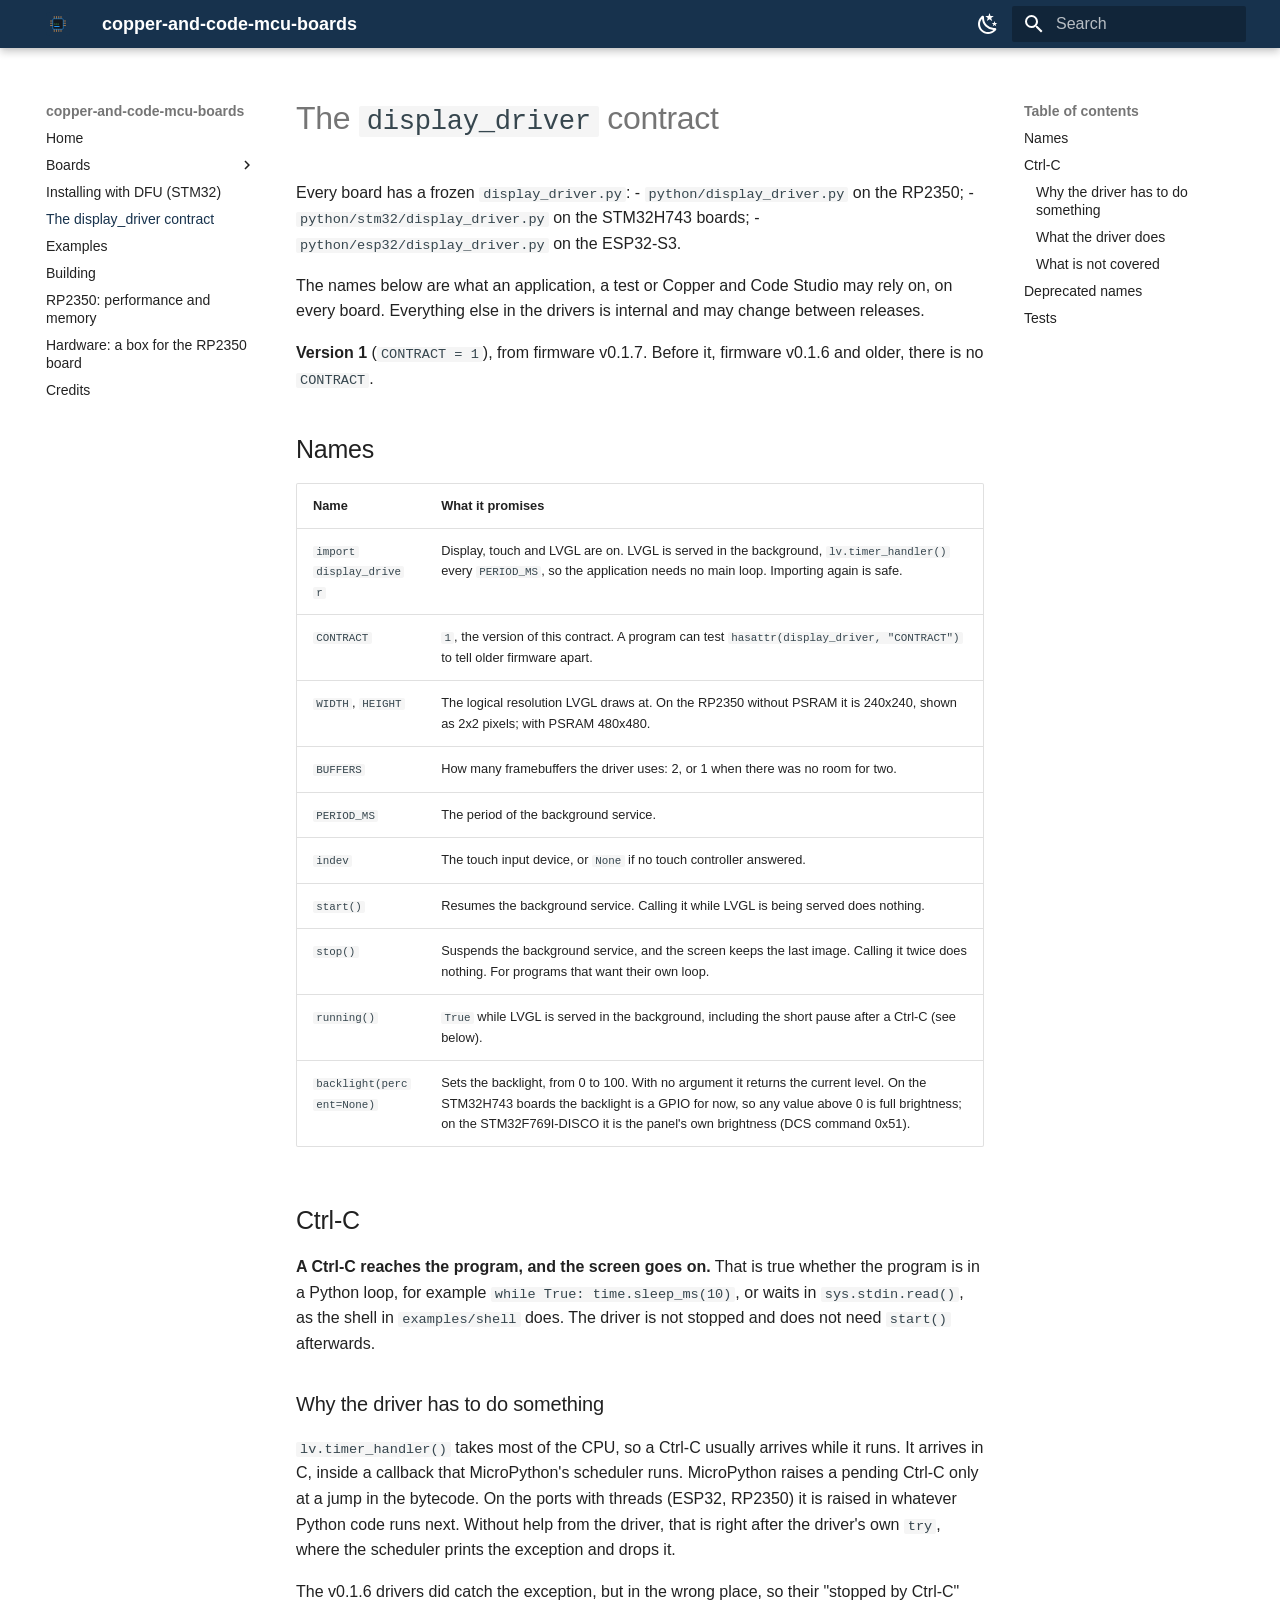
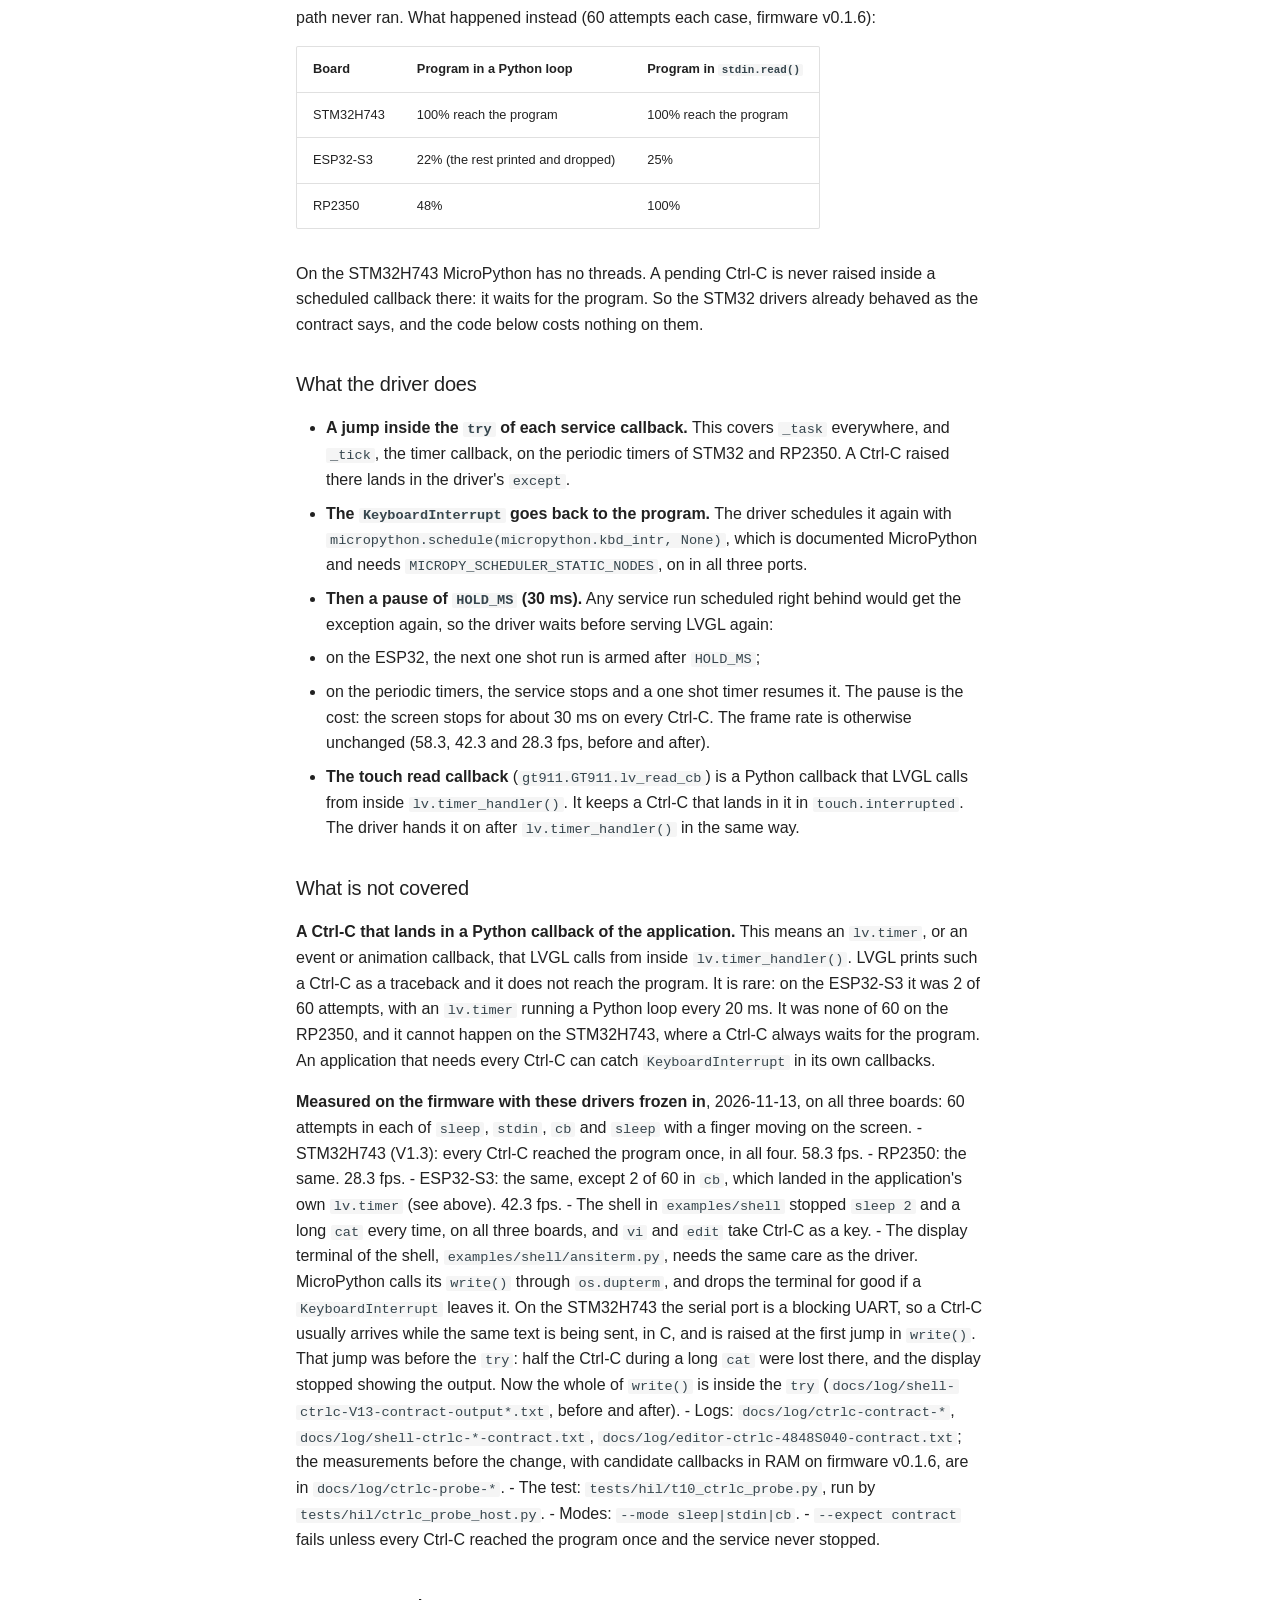
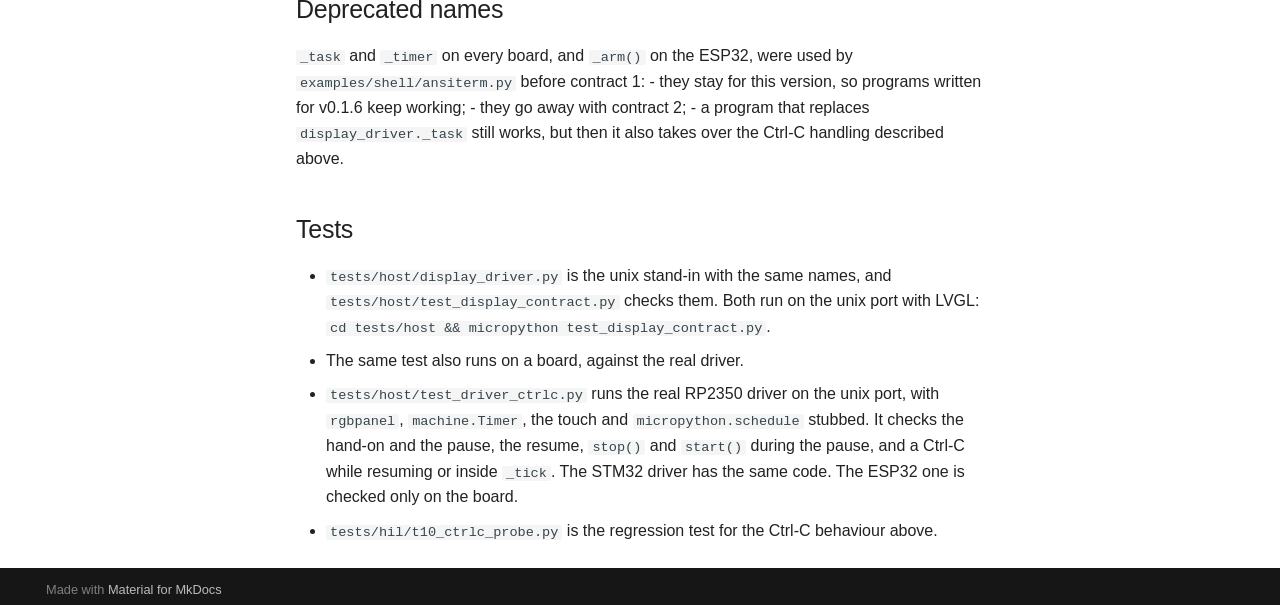
<file: display-driver/index.html>
<!doctype html>
<html lang="en" class="no-js">
  <head>
    
      <meta charset="utf-8">
      <meta name="viewport" content="width=device-width,initial-scale=1">
      
        <meta name="description" content="MicroPython and LVGL firmware for microcontroller boards with a touch screen">
      
      
      
        <link rel="canonical" href="https://copper-and-code.github.io/copper-and-code-mcu-boards/display-driver/">
      
      
        <link rel="prev" href="../flash-dfu/">
      
      
        <link rel="next" href="../examples/">
      
      
        
      
      
      <link rel="icon" href="../images/logo.svg">
      <meta name="generator" content="mkdocs-1.6.1, mkdocs-material-9.8.1">
    
    
      
        <title>The display_driver contract - copper-and-code-mcu-boards</title>
      
    
    
      <link rel="stylesheet" href="../assets/stylesheets/main.57a0d79d.min.css">
      
        
        <link rel="stylesheet" href="../assets/stylesheets/palette.fb2fffe2.min.css">
      
      


    
    
      
    
    
      
    
    
      <link rel="stylesheet" href="../stylesheets/site.css">
    
    <script>__md_scope=new URL("..",location),__md_hash=e=>[...e].reduce(((e,_)=>(e<<5)-e+_.charCodeAt(0)),0),__md_get=(e,_=localStorage,t=__md_scope)=>JSON.parse(_.getItem(t.pathname+"."+e)),__md_set=(e,_,t=localStorage,a=__md_scope)=>{try{t.setItem(a.pathname+"."+e,JSON.stringify(_))}catch(e){}}</script>
    
      

    
    
  </head>
  
  
    
    
      
    
    
    
    
    <body dir="ltr" data-md-color-scheme="default" data-md-color-primary="custom" data-md-color-accent="custom">
  
    
    <input class="md-toggle" data-md-toggle="drawer" type="checkbox" id="__drawer" autocomplete="off">
    <input class="md-toggle" data-md-toggle="search" type="checkbox" id="__search" autocomplete="off">
    <label class="md-overlay" for="__drawer"></label>
    <div data-md-component="skip">
      
        
        <a href="#the-display_driver-contract" class="md-skip">
          Skip to content
        </a>
      
    </div>
    <div data-md-component="announce">
      
    </div>
    
    
      

  

<header class="md-header md-header--shadow" data-md-component="header">
  <nav class="md-header__inner md-grid" aria-label="Header">
    <a href=".." title="copper-and-code-mcu-boards" class="md-header__button md-logo" aria-label="copper-and-code-mcu-boards" data-md-component="logo">
      
  <img src="../images/logo.svg" alt="logo">

    </a>
    <label class="md-header__button md-icon" for="__drawer">
      
      <svg xmlns="http://www.w3.org/2000/svg" viewBox="0 0 24 24"><path d="M3 6h18v2H3zm0 5h18v2H3zm0 5h18v2H3z"/></svg>
    </label>
    <div class="md-header__title" data-md-component="header-title">
      <div class="md-header__ellipsis">
        <div class="md-header__topic">
          <span class="md-ellipsis">
            copper-and-code-mcu-boards
          </span>
        </div>
        <div class="md-header__topic" data-md-component="header-topic">
          <span class="md-ellipsis">
            
              The display_driver contract
            
          </span>
        </div>
      </div>
    </div>
    
      
        <form class="md-header__option" data-md-component="palette">
  
    
    
    
    <input class="md-option" data-md-color-media="(prefers-color-scheme: light)" data-md-color-scheme="default" data-md-color-primary="custom" data-md-color-accent="custom"  aria-label="Switch to dark mode"  type="radio" name="__palette" id="__palette_0">
    
      <label class="md-header__button md-icon" title="Switch to dark mode" for="__palette_1" hidden>
        <svg xmlns="http://www.w3.org/2000/svg" viewBox="0 0 24 24"><path d="m17.75 4.09-2.53 1.94.91 3.06-2.63-1.81-2.63 1.81.91-3.06-2.53-1.94L12.44 4l1.06-3 1.06 3zm3.5 6.91-1.64 1.25.59 1.98-1.7-1.17-1.7 1.17.59-1.98L15.75 11l2.06-.05L18.5 9l.69 1.95zm-2.28 4.95c.83-.08 1.72 1.1 1.19 1.85-.32.45-.66.87-1.08 1.27C15.17 23 8.84 23 4.94 19.07c-3.91-3.9-3.91-10.24 0-14.14.4-.4.82-.76 1.27-1.08.75-.53 1.93.36 1.85 1.19-.27 2.86.69 5.83 2.89 8.02a9.96 9.96 0 0 0 8.02 2.89m-1.64 2.02a12.08 12.08 0 0 1-7.8-3.47c-2.17-2.19-3.33-5-3.49-7.82-2.81 3.14-2.7 7.96.31 10.98 3.02 3.01 7.84 3.12 10.98.31"/></svg>
      </label>
    
  
    
    
    
    <input class="md-option" data-md-color-media="(prefers-color-scheme: dark)" data-md-color-scheme="slate" data-md-color-primary="custom" data-md-color-accent="custom"  aria-label="Switch to light mode"  type="radio" name="__palette" id="__palette_1">
    
      <label class="md-header__button md-icon" title="Switch to light mode" for="__palette_0" hidden>
        <svg xmlns="http://www.w3.org/2000/svg" viewBox="0 0 24 24"><path d="M12 7a5 5 0 0 1 5 5 5 5 0 0 1-5 5 5 5 0 0 1-5-5 5 5 0 0 1 5-5m0 2a3 3 0 0 0-3 3 3 3 0 0 0 3 3 3 3 0 0 0 3-3 3 3 0 0 0-3-3m0-7 2.39 3.42C13.65 5.15 12.84 5 12 5s-1.65.15-2.39.42zM3.34 7l4.16-.35A7.2 7.2 0 0 0 5.94 8.5c-.44.74-.69 1.5-.83 2.29zm.02 10 1.76-3.77a7.131 7.131 0 0 0 2.38 4.14zM20.65 7l-1.77 3.79a7.02 7.02 0 0 0-2.38-4.15zm-.01 10-4.14.36c.59-.51 1.12-1.14 1.54-1.86.42-.73.69-1.5.83-2.29zM12 22l-2.41-3.44c.74.27 1.55.44 2.41.44.82 0 1.63-.17 2.37-.44z"/></svg>
      </label>
    
  
</form>
      
    
    
      <script>var palette=__md_get("__palette");if(palette&&palette.color){if("(prefers-color-scheme)"===palette.color.media){var media=matchMedia("(prefers-color-scheme: light)"),input=document.querySelector(media.matches?"[data-md-color-media='(prefers-color-scheme: light)']":"[data-md-color-media='(prefers-color-scheme: dark)']");palette.color.media=input.getAttribute("data-md-color-media"),palette.color.scheme=input.getAttribute("data-md-color-scheme"),palette.color.primary=input.getAttribute("data-md-color-primary"),palette.color.accent=input.getAttribute("data-md-color-accent")}for(var[key,value]of Object.entries(palette.color))document.body.setAttribute("data-md-color-"+key,value)}</script>
    
    
    
      
      
        <label class="md-header__button md-icon" for="__search">
          
          <svg xmlns="http://www.w3.org/2000/svg" viewBox="0 0 24 24"><path d="M9.5 3A6.5 6.5 0 0 1 16 9.5c0 1.61-.59 3.09-1.56 4.23l.27.27h.79l5 5-1.5 1.5-5-5v-.79l-.27-.27A6.52 6.52 0 0 1 9.5 16 6.5 6.5 0 0 1 3 9.5 6.5 6.5 0 0 1 9.5 3m0 2C7 5 5 7 5 9.5S7 14 9.5 14 14 12 14 9.5 12 5 9.5 5"/></svg>
        </label>
        <div class="md-search" data-md-component="search" role="dialog">
  <label class="md-search__overlay" for="__search"></label>
  <div class="md-search__inner" role="search">
    <form class="md-search__form" name="search">
      <input type="text" class="md-search__input" name="query" aria-label="Search" placeholder="Search" autocapitalize="off" autocorrect="off" autocomplete="off" spellcheck="false" data-md-component="search-query" required>
      <label class="md-search__icon md-icon" for="__search">
        
        <svg xmlns="http://www.w3.org/2000/svg" viewBox="0 0 24 24"><path d="M9.5 3A6.5 6.5 0 0 1 16 9.5c0 1.61-.59 3.09-1.56 4.23l.27.27h.79l5 5-1.5 1.5-5-5v-.79l-.27-.27A6.52 6.52 0 0 1 9.5 16 6.5 6.5 0 0 1 3 9.5 6.5 6.5 0 0 1 9.5 3m0 2C7 5 5 7 5 9.5S7 14 9.5 14 14 12 14 9.5 12 5 9.5 5"/></svg>
        
        <svg xmlns="http://www.w3.org/2000/svg" viewBox="0 0 24 24"><path d="M20 11v2H8l5.5 5.5-1.42 1.42L4.16 12l7.92-7.92L13.5 5.5 8 11z"/></svg>
      </label>
      <nav class="md-search__options" aria-label="Search">
        
          <a href="javascript:void(0)" class="md-search__icon md-icon" title="Share" aria-label="Share" data-clipboard data-clipboard-text="" data-md-component="search-share" tabindex="-1">
            
            <svg xmlns="http://www.w3.org/2000/svg" viewBox="0 0 24 24"><path d="M18 16.08c-.76 0-1.44.3-1.96.77L8.91 12.7c.05-.23.09-.46.09-.7s-.04-.47-.09-.7l7.05-4.11c.54.5 1.25.81 2.04.81a3 3 0 0 0 3-3 3 3 0 0 0-3-3 3 3 0 0 0-3 3c0 .24.04.47.09.7L8.04 9.81C7.5 9.31 6.79 9 6 9a3 3 0 0 0-3 3 3 3 0 0 0 3 3c.79 0 1.5-.31 2.04-.81l7.12 4.15c-.05.21-.08.43-.08.66 0 1.61 1.31 2.91 2.92 2.91s2.92-1.3 2.92-2.91A2.92 2.92 0 0 0 18 16.08"/></svg>
          </a>
        
        <button type="reset" class="md-search__icon md-icon" title="Clear" aria-label="Clear" tabindex="-1">
          
          <svg xmlns="http://www.w3.org/2000/svg" viewBox="0 0 24 24"><path d="M19 6.41 17.59 5 12 10.59 6.41 5 5 6.41 10.59 12 5 17.59 6.41 19 12 13.41 17.59 19 19 17.59 13.41 12z"/></svg>
        </button>
      </nav>
      
    </form>
    <div class="md-search__output">
      <div class="md-search__scrollwrap" tabindex="0" data-md-scrollfix>
        <div class="md-search-result" data-md-component="search-result">
          <div class="md-search-result__meta">
            Initializing search
          </div>
          <ol class="md-search-result__list" role="presentation"></ol>
        </div>
      </div>
    </div>
  </div>
</div>
      
    
    
  </nav>
  
</header>
    
    <div class="md-container" data-md-component="container">
      
      
        
          
        
      
      <main class="md-main" data-md-component="main">
        <div class="md-main__inner md-grid">
          
            
              
              <div class="md-sidebar md-sidebar--primary" data-md-component="sidebar" data-md-type="navigation" >
                <div class="md-sidebar__scrollwrap">
                  <div class="md-sidebar__inner">
                    



<nav class="md-nav md-nav--primary" aria-label="Navigation" data-md-level="0">
  <label class="md-nav__title" for="__drawer">
    <a href=".." title="copper-and-code-mcu-boards" class="md-nav__button md-logo" aria-label="copper-and-code-mcu-boards" data-md-component="logo">
      
  <img src="../images/logo.svg" alt="logo">

    </a>
    copper-and-code-mcu-boards
  </label>
  
  <ul class="md-nav__list" data-md-scrollfix>
    
      
      
  
  
  
  
    <li class="md-nav__item">
      <a href=".." class="md-nav__link">
        
  
  
  <span class="md-ellipsis">
    
  
    Home
  

    
  </span>
  
  

      </a>
    </li>
  

    
      
      
  
  
  
  
    
    
    
    
    
    <li class="md-nav__item md-nav__item--nested">
      
        
        
        <input class="md-nav__toggle md-toggle " type="checkbox" id="__nav_2" >
        
          
          <label class="md-nav__link" for="__nav_2" id="__nav_2_label" tabindex="0">
            
  
  
  <span class="md-ellipsis">
    
  
    Boards
  

    
  </span>
  
  

            <span class="md-nav__icon md-icon"></span>
          </label>
        
        <nav class="md-nav" data-md-level="1" aria-labelledby="__nav_2_label" aria-expanded="false">
          <label class="md-nav__title" for="__nav_2">
            <span class="md-nav__icon md-icon"></span>
            
  
    Boards
  

          </label>
          <ul class="md-nav__list" data-md-scrollfix>
            
              
                
  
  
  
  
    <li class="md-nav__item">
      <a href="../boards/rp2350-touch-lcd-4/" class="md-nav__link">
        
  
  
  <span class="md-ellipsis">
    
  
    Waveshare RP2350-Touch-LCD-4
  

    
  </span>
  
  

      </a>
    </li>
  

              
            
              
                
  
  
  
  
    <li class="md-nav__item">
      <a href="../stm32h743/" class="md-nav__link">
        
  
  
  <span class="md-ellipsis">
    
  
    STM32H743 boards
  

    
  </span>
  
  

      </a>
    </li>
  

              
            
              
                
  
  
  
  
    <li class="md-nav__item">
      <a href="../esp32-4848s040/" class="md-nav__link">
        
  
  
  <span class="md-ellipsis">
    
  
    ESP32-4848S040
  

    
  </span>
  
  

      </a>
    </li>
  

              
            
          </ul>
        </nav>
      
    </li>
  

    
      
      
  
  
  
  
    <li class="md-nav__item">
      <a href="../flash-dfu/" class="md-nav__link">
        
  
  
  <span class="md-ellipsis">
    
  
    Installing with DFU (STM32)
  

    
  </span>
  
  

      </a>
    </li>
  

    
      
      
  
  
    
  
  
  
    <li class="md-nav__item md-nav__item--active">
      
      <input class="md-nav__toggle md-toggle" type="checkbox" id="__toc">
      
      
        
      
      
        <label class="md-nav__link md-nav__link--active" for="__toc">
          
  
  
  <span class="md-ellipsis">
    
  
    The display_driver contract
  

    
  </span>
  
  

          <span class="md-nav__icon md-icon"></span>
        </label>
      
      <a href="./" class="md-nav__link md-nav__link--active">
        
  
  
  <span class="md-ellipsis">
    
  
    The display_driver contract
  

    
  </span>
  
  

      </a>
      
        

<nav class="md-nav md-nav--secondary" aria-label="Table of contents">
  
  
  
    
  
  
    <label class="md-nav__title" for="__toc">
      <span class="md-nav__icon md-icon"></span>
      Table of contents
    </label>
    <ul class="md-nav__list" data-md-component="toc" data-md-scrollfix>
      
        <li class="md-nav__item">
  <a href="#names" class="md-nav__link">
    <span class="md-ellipsis">
      
        Names
      
    </span>
  </a>
  
</li>
      
        <li class="md-nav__item">
  <a href="#ctrl-c" class="md-nav__link">
    <span class="md-ellipsis">
      
        Ctrl-C
      
    </span>
  </a>
  
    <nav class="md-nav" aria-label="Ctrl-C">
      <ul class="md-nav__list">
        
          <li class="md-nav__item">
  <a href="#why-the-driver-has-to-do-something" class="md-nav__link">
    <span class="md-ellipsis">
      
        Why the driver has to do something
      
    </span>
  </a>
  
</li>
        
          <li class="md-nav__item">
  <a href="#what-the-driver-does" class="md-nav__link">
    <span class="md-ellipsis">
      
        What the driver does
      
    </span>
  </a>
  
</li>
        
          <li class="md-nav__item">
  <a href="#what-is-not-covered" class="md-nav__link">
    <span class="md-ellipsis">
      
        What is not covered
      
    </span>
  </a>
  
</li>
        
      </ul>
    </nav>
  
</li>
      
        <li class="md-nav__item">
  <a href="#deprecated-names" class="md-nav__link">
    <span class="md-ellipsis">
      
        Deprecated names
      
    </span>
  </a>
  
</li>
      
        <li class="md-nav__item">
  <a href="#tests" class="md-nav__link">
    <span class="md-ellipsis">
      
        Tests
      
    </span>
  </a>
  
</li>
      
    </ul>
  
</nav>
      
    </li>
  

    
      
      
  
  
  
  
    <li class="md-nav__item">
      <a href="../examples/" class="md-nav__link">
        
  
  
  <span class="md-ellipsis">
    
  
    Examples
  

    
  </span>
  
  

      </a>
    </li>
  

    
      
      
  
  
  
  
    <li class="md-nav__item">
      <a href="../target/" class="md-nav__link">
        
  
  
  <span class="md-ellipsis">
    
  
    Building
  

    
  </span>
  
  

      </a>
    </li>
  

    
      
      
  
  
  
  
    <li class="md-nav__item">
      <a href="../rp2350-touch-lcd4/" class="md-nav__link">
        
  
  
  <span class="md-ellipsis">
    
  
    RP2350: performance and memory
  

    
  </span>
  
  

      </a>
    </li>
  

    
      
      
  
  
  
  
    <li class="md-nav__item">
      <a href="../hardware/rp2350-touch-lcd4-box/" class="md-nav__link">
        
  
  
  <span class="md-ellipsis">
    
  
    Hardware: a box for the RP2350 board
  

    
  </span>
  
  

      </a>
    </li>
  

    
      
      
  
  
  
  
    <li class="md-nav__item">
      <a href="../CREDITS/" class="md-nav__link">
        
  
  
  <span class="md-ellipsis">
    
  
    Credits
  

    
  </span>
  
  

      </a>
    </li>
  

    
  </ul>
</nav>
                  </div>
                </div>
              </div>
            
            
              
              <div class="md-sidebar md-sidebar--secondary" data-md-component="sidebar" data-md-type="toc" >
                <div class="md-sidebar__scrollwrap">
                  <div class="md-sidebar__inner">
                    

<nav class="md-nav md-nav--secondary" aria-label="Table of contents">
  
  
  
    
  
  
    <label class="md-nav__title" for="__toc">
      <span class="md-nav__icon md-icon"></span>
      Table of contents
    </label>
    <ul class="md-nav__list" data-md-component="toc" data-md-scrollfix>
      
        <li class="md-nav__item">
  <a href="#names" class="md-nav__link">
    <span class="md-ellipsis">
      
        Names
      
    </span>
  </a>
  
</li>
      
        <li class="md-nav__item">
  <a href="#ctrl-c" class="md-nav__link">
    <span class="md-ellipsis">
      
        Ctrl-C
      
    </span>
  </a>
  
    <nav class="md-nav" aria-label="Ctrl-C">
      <ul class="md-nav__list">
        
          <li class="md-nav__item">
  <a href="#why-the-driver-has-to-do-something" class="md-nav__link">
    <span class="md-ellipsis">
      
        Why the driver has to do something
      
    </span>
  </a>
  
</li>
        
          <li class="md-nav__item">
  <a href="#what-the-driver-does" class="md-nav__link">
    <span class="md-ellipsis">
      
        What the driver does
      
    </span>
  </a>
  
</li>
        
          <li class="md-nav__item">
  <a href="#what-is-not-covered" class="md-nav__link">
    <span class="md-ellipsis">
      
        What is not covered
      
    </span>
  </a>
  
</li>
        
      </ul>
    </nav>
  
</li>
      
        <li class="md-nav__item">
  <a href="#deprecated-names" class="md-nav__link">
    <span class="md-ellipsis">
      
        Deprecated names
      
    </span>
  </a>
  
</li>
      
        <li class="md-nav__item">
  <a href="#tests" class="md-nav__link">
    <span class="md-ellipsis">
      
        Tests
      
    </span>
  </a>
  
</li>
      
    </ul>
  
</nav>
                  </div>
                </div>
              </div>
            
          
          
            <div class="md-content" data-md-component="content">
              
              <article class="md-content__inner md-typeset">
                
                  



<h1 id="the-display_driver-contract">The <code>display_driver</code> contract<a class="headerlink" href="#the-display_driver-contract" title="Permanent link">&para;</a></h1>
<p>Every board has a frozen <code>display_driver.py</code>:
- <code>python/display_driver.py</code> on the RP2350;
- <code>python/stm32/display_driver.py</code> on the STM32H743 boards;
- <code>python/esp32/display_driver.py</code> on the ESP32-S3.</p>
<p>The names below are what an application, a test or Copper and Code Studio may rely on, on
every board. Everything else in the drivers is internal and may change between
releases.</p>
<p><strong>Version 1</strong> (<code>CONTRACT = 1</code>), from firmware v0.1.7. Before it, firmware v0.1.6 and
older, there is no <code>CONTRACT</code>.</p>
<h2 id="names">Names<a class="headerlink" href="#names" title="Permanent link">&para;</a></h2>
<table>
<thead>
<tr>
<th>Name</th>
<th>What it promises</th>
</tr>
</thead>
<tbody>
<tr>
<td><code>import display_driver</code></td>
<td>Display, touch and LVGL are on. LVGL is served in the background, <code>lv.timer_handler()</code> every <code>PERIOD_MS</code>, so the application needs no main loop. Importing again is safe.</td>
</tr>
<tr>
<td><code>CONTRACT</code></td>
<td><code>1</code>, the version of this contract. A program can test <code>hasattr(display_driver, "CONTRACT")</code> to tell older firmware apart.</td>
</tr>
<tr>
<td><code>WIDTH</code>, <code>HEIGHT</code></td>
<td>The logical resolution LVGL draws at. On the RP2350 without PSRAM it is 240x240, shown as 2x2 pixels; with PSRAM 480x480.</td>
</tr>
<tr>
<td><code>BUFFERS</code></td>
<td>How many framebuffers the driver uses: 2, or 1 when there was no room for two.</td>
</tr>
<tr>
<td><code>PERIOD_MS</code></td>
<td>The period of the background service.</td>
</tr>
<tr>
<td><code>indev</code></td>
<td>The touch input device, or <code>None</code> if no touch controller answered.</td>
</tr>
<tr>
<td><code>start()</code></td>
<td>Resumes the background service. Calling it while LVGL is being served does nothing.</td>
</tr>
<tr>
<td><code>stop()</code></td>
<td>Suspends the background service, and the screen keeps the last image. Calling it twice does nothing. For programs that want their own loop.</td>
</tr>
<tr>
<td><code>running()</code></td>
<td><code>True</code> while LVGL is served in the background, including the short pause after a Ctrl-C (see below).</td>
</tr>
<tr>
<td><code>backlight(percent=None)</code></td>
<td>Sets the backlight, from 0 to 100. With no argument it returns the current level. On the STM32H743 boards the backlight is a GPIO for now, so any value above 0 is full brightness; on the STM32F769I-DISCO it is the panel's own brightness (DCS command 0x51).</td>
</tr>
</tbody>
</table>
<h2 id="ctrl-c">Ctrl-C<a class="headerlink" href="#ctrl-c" title="Permanent link">&para;</a></h2>
<p><strong>A Ctrl-C reaches the program, and the screen goes on.</strong> That is true whether the program
is in a Python loop, for example <code>while True: time.sleep_ms(10)</code>, or waits in
<code>sys.stdin.read()</code>, as the shell in <code>examples/shell</code> does. The driver is not stopped and
does not need <code>start()</code> afterwards.</p>
<h3 id="why-the-driver-has-to-do-something">Why the driver has to do something<a class="headerlink" href="#why-the-driver-has-to-do-something" title="Permanent link">&para;</a></h3>
<p><code>lv.timer_handler()</code> takes most of the CPU, so a Ctrl-C usually arrives while it runs. It
arrives in C, inside a callback that MicroPython's scheduler runs. MicroPython raises a
pending Ctrl-C only at a jump in the bytecode. On the ports with threads (ESP32, RP2350)
it is raised in whatever Python code runs next. Without help from the driver, that is
right after the driver's own <code>try</code>, where the scheduler prints the exception and drops it.</p>
<p>The v0.1.6 drivers did catch the exception, but in the wrong place, so their "stopped by
Ctrl-C" path never ran. What happened instead (60 attempts each case, firmware v0.1.6):</p>
<table>
<thead>
<tr>
<th>Board</th>
<th>Program in a Python loop</th>
<th>Program in <code>stdin.read()</code></th>
</tr>
</thead>
<tbody>
<tr>
<td>STM32H743</td>
<td>100% reach the program</td>
<td>100% reach the program</td>
</tr>
<tr>
<td>ESP32-S3</td>
<td>22% (the rest printed and dropped)</td>
<td>25%</td>
</tr>
<tr>
<td>RP2350</td>
<td>48%</td>
<td>100%</td>
</tr>
</tbody>
</table>
<p>On the STM32H743 MicroPython has no threads. A pending Ctrl-C is never raised inside a
scheduled callback there: it waits for the program. So the STM32 drivers already behaved
as the contract says, and the code below costs nothing on them.</p>
<h3 id="what-the-driver-does">What the driver does<a class="headerlink" href="#what-the-driver-does" title="Permanent link">&para;</a></h3>
<ul>
<li><strong>A jump inside the <code>try</code> of each service callback.</strong> This covers <code>_task</code> everywhere, and
  <code>_tick</code>, the timer callback, on the periodic timers of STM32 and RP2350. A Ctrl-C raised
  there lands in the driver's <code>except</code>.</li>
<li><strong>The <code>KeyboardInterrupt</code> goes back to the program.</strong> The driver schedules it again
  with <code>micropython.schedule(micropython.kbd_intr, None)</code>, which is documented MicroPython
  and needs <code>MICROPY_SCHEDULER_STATIC_NODES</code>, on in all three ports.</li>
<li><strong>Then a pause of <code>HOLD_MS</code> (30 ms).</strong> Any service run scheduled right behind would get
  the exception again, so the driver waits before serving LVGL again:</li>
<li>on the ESP32, the next one shot run is armed after <code>HOLD_MS</code>;</li>
<li>on the periodic timers, the service stops and a one shot timer resumes it.
  The pause is the cost: the screen stops for about 30 ms on every Ctrl-C. The frame rate
  is otherwise unchanged (58.3, 42.3 and 28.3 fps, before and after).</li>
<li><strong>The touch read callback</strong> (<code>gt911.GT911.lv_read_cb</code>) is a Python callback that LVGL
  calls from inside <code>lv.timer_handler()</code>. It keeps a Ctrl-C that lands in it in
  <code>touch.interrupted</code>. The driver hands it on after <code>lv.timer_handler()</code> in the same way.</li>
</ul>
<h3 id="what-is-not-covered">What is not covered<a class="headerlink" href="#what-is-not-covered" title="Permanent link">&para;</a></h3>
<p><strong>A Ctrl-C that lands in a Python callback of the application.</strong> This means an
<code>lv.timer</code>, or an event or animation callback, that LVGL calls from inside
<code>lv.timer_handler()</code>. LVGL prints such a Ctrl-C as a traceback and it does not reach the
program. It is rare: on the ESP32-S3 it was 2 of 60 attempts, with an <code>lv.timer</code> running
a Python loop every 20 ms. It was none of 60 on the RP2350, and it cannot happen on the
STM32H743, where a Ctrl-C always waits for the program. An application that needs every
Ctrl-C can catch <code>KeyboardInterrupt</code> in its own callbacks.</p>
<p><strong>Measured on the firmware with these drivers frozen in</strong>, 2026-11-13, on all three
boards: 60 attempts in each of <code>sleep</code>, <code>stdin</code>, <code>cb</code> and <code>sleep</code> with a finger moving
on the screen.
- STM32H743 (V1.3): every Ctrl-C reached the program once, in all four. 58.3 fps.
- RP2350: the same. 28.3 fps.
- ESP32-S3: the same, except 2 of 60 in <code>cb</code>, which landed in the application's own
  <code>lv.timer</code> (see above). 42.3 fps.
- The shell in <code>examples/shell</code> stopped <code>sleep 2</code> and a long <code>cat</code> every time, on all
  three boards, and <code>vi</code> and <code>edit</code> take Ctrl-C as a key.
- The display terminal of the shell, <code>examples/shell/ansiterm.py</code>, needs the same care
  as the driver. MicroPython calls its <code>write()</code> through <code>os.dupterm</code>, and drops the
  terminal for good if a <code>KeyboardInterrupt</code> leaves it. On the STM32H743 the serial port
  is a blocking UART, so a Ctrl-C usually arrives while the same text is being sent, in
  C, and is raised at the first jump in <code>write()</code>. That jump was before the <code>try</code>: half
  the Ctrl-C during a long <code>cat</code> were lost there, and the display stopped showing the
  output. Now the whole of <code>write()</code> is inside the <code>try</code>
  (<code>docs/log/shell-ctrlc-V13-contract-output*.txt</code>, before and after).
- Logs: <code>docs/log/ctrlc-contract-*</code>, <code>docs/log/shell-ctrlc-*-contract.txt</code>,
  <code>docs/log/editor-ctrlc-4848S040-contract.txt</code>; the measurements before the change,
  with candidate callbacks in RAM on firmware v0.1.6, are in <code>docs/log/ctrlc-probe-*</code>.
- The test: <code>tests/hil/t10_ctrlc_probe.py</code>, run by <code>tests/hil/ctrlc_probe_host.py</code>.
  - Modes: <code>--mode sleep|stdin|cb</code>.
  - <code>--expect contract</code> fails unless every Ctrl-C reached the program once and the
    service never stopped.</p>
<h2 id="deprecated-names">Deprecated names<a class="headerlink" href="#deprecated-names" title="Permanent link">&para;</a></h2>
<p><code>_task</code> and <code>_timer</code> on every board, and <code>_arm()</code> on the ESP32, were used by
<code>examples/shell/ansiterm.py</code> before contract 1:
- they stay for this version, so programs written for v0.1.6 keep working;
- they go away with contract 2;
- a program that replaces <code>display_driver._task</code> still works, but then it also takes over
  the Ctrl-C handling described above.</p>
<h2 id="tests">Tests<a class="headerlink" href="#tests" title="Permanent link">&para;</a></h2>
<ul>
<li><code>tests/host/display_driver.py</code> is the unix stand-in with the same names, and
  <code>tests/host/test_display_contract.py</code> checks them. Both run on the unix port with LVGL:
  <code>cd tests/host &amp;&amp; micropython test_display_contract.py</code>.</li>
<li>The same test also runs on a board, against the real driver.</li>
<li><code>tests/host/test_driver_ctrlc.py</code> runs the real RP2350 driver on the unix port, with
  <code>rgbpanel</code>, <code>machine.Timer</code>, the touch and <code>micropython.schedule</code> stubbed. It checks the
  hand-on and the pause, the resume, <code>stop()</code> and <code>start()</code> during the pause, and a Ctrl-C
  while resuming or inside <code>_tick</code>. The STM32 driver has the same code. The ESP32 one is
  checked only on the board.</li>
<li><code>tests/hil/t10_ctrlc_probe.py</code> is the regression test for the Ctrl-C behaviour above.</li>
</ul>












                
              </article>
            </div>
          
          
<script>var target=document.getElementById(location.hash.slice(1));target&&target.name&&(target.checked=target.name.startsWith("__tabbed_"))</script>
        </div>
        
          <button type="button" class="md-top md-icon" data-md-component="top" hidden>
  
  <svg xmlns="http://www.w3.org/2000/svg" viewBox="0 0 24 24"><path d="M13 20h-2V8l-5.5 5.5-1.42-1.42L12 4.16l7.92 7.92-1.42 1.42L13 8z"/></svg>
  Back to top
</button>
        
      </main>
      
        <footer class="md-footer">
  
  <div class="md-footer-meta md-typeset">
    <div class="md-footer-meta__inner md-grid">
      <div class="md-copyright">
  
  
    Made with
    <a href="https://squidfunk.github.io/mkdocs-material/" target="_blank" rel="noopener">
      Material for MkDocs
    </a>
  
</div>
      
    </div>
  </div>
</footer>
      
    </div>
    <div class="md-dialog" data-md-component="dialog">
      <div class="md-dialog__inner md-typeset"></div>
    </div>
    
    
    
      
      
      <script id="__config" type="application/json">{"annotate": null, "base": "..", "features": ["navigation.top", "navigation.tracking", "search.highlight", "search.share"], "search": "../assets/javascripts/workers/search.a7633da7.min.js", "tags": null, "translations": {"clipboard.copied": "Copied to clipboard", "clipboard.copy": "Copy to clipboard", "search.result.more.one": "1 more on this page", "search.result.more.other": "# more on this page", "search.result.none": "No matching documents", "search.result.one": "1 matching document", "search.result.other": "# matching documents", "search.result.placeholder": "Type to start searching", "search.result.term.missing": "Missing", "select.version": "Select version"}, "version": null}</script>
    
    
      <script src="../assets/javascripts/bundle.a5f9d56c.min.js"></script>
      
    
  </body>
</html>
</file>
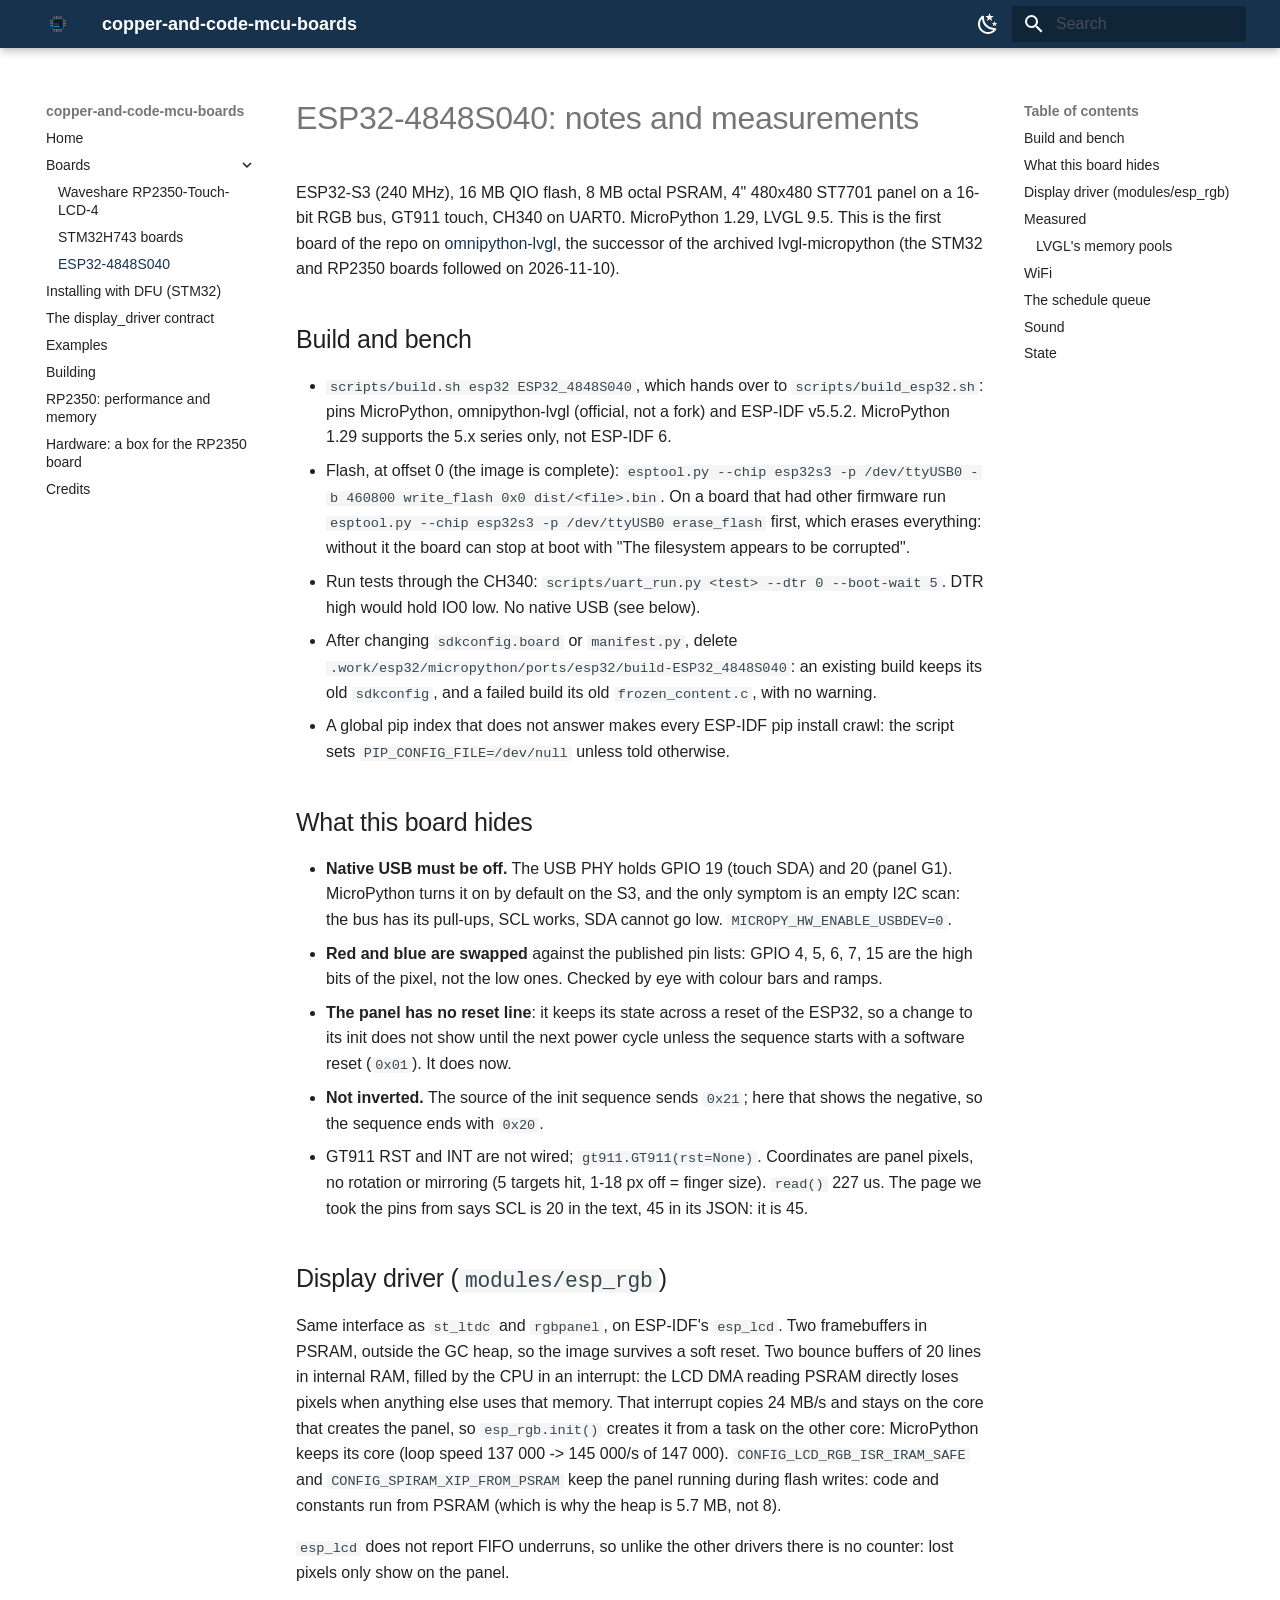
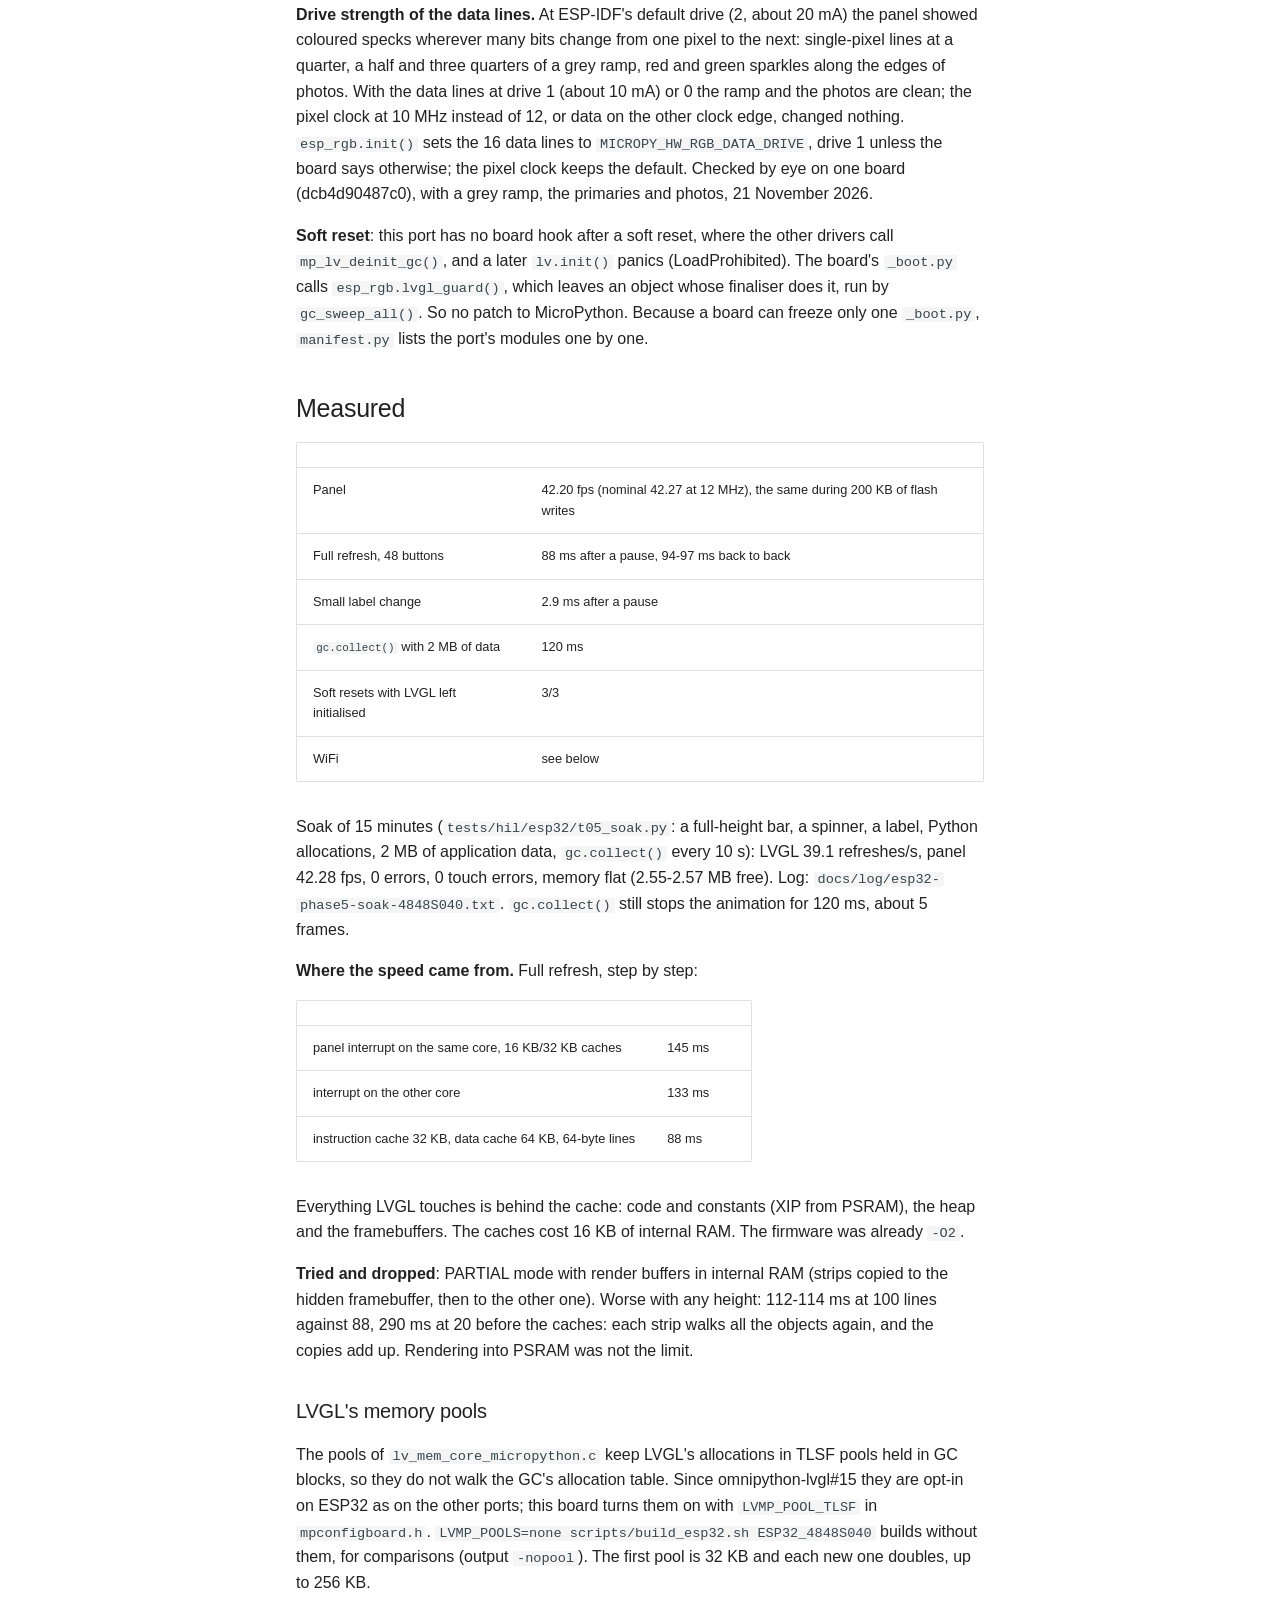
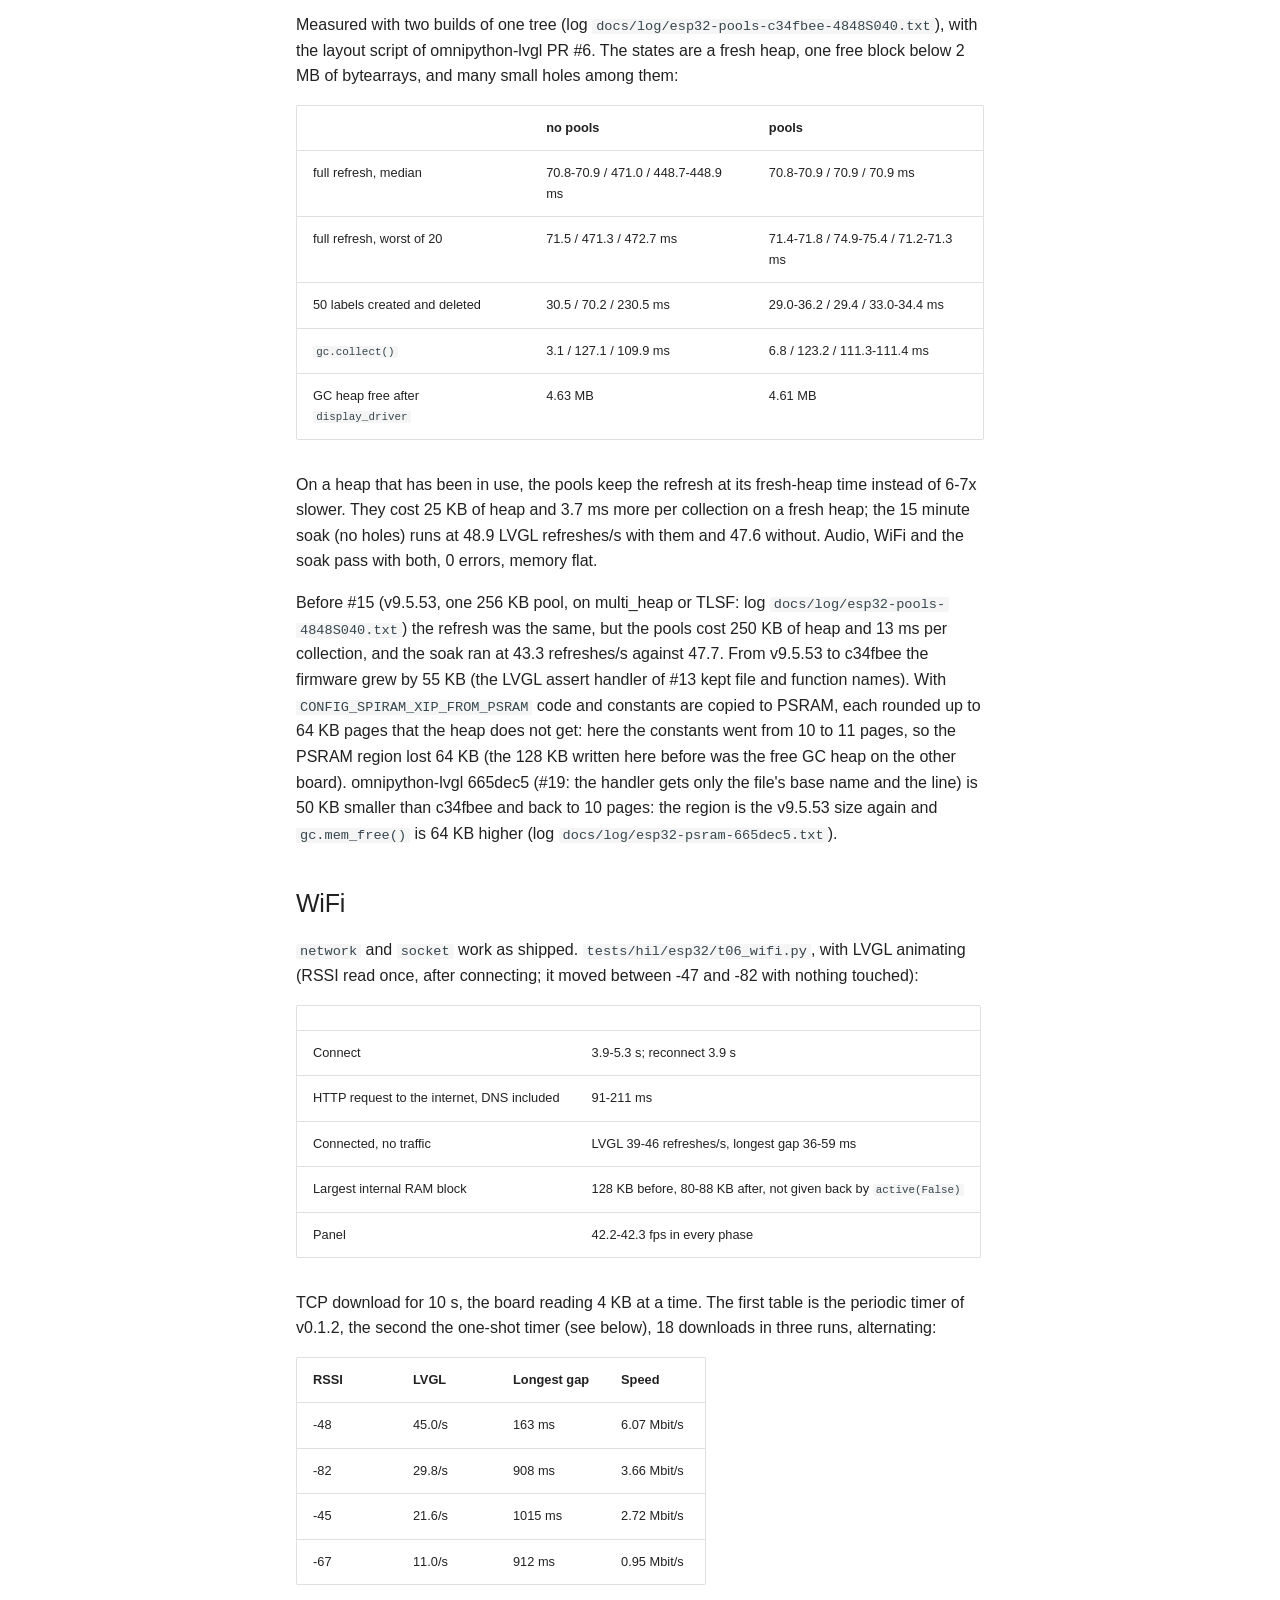
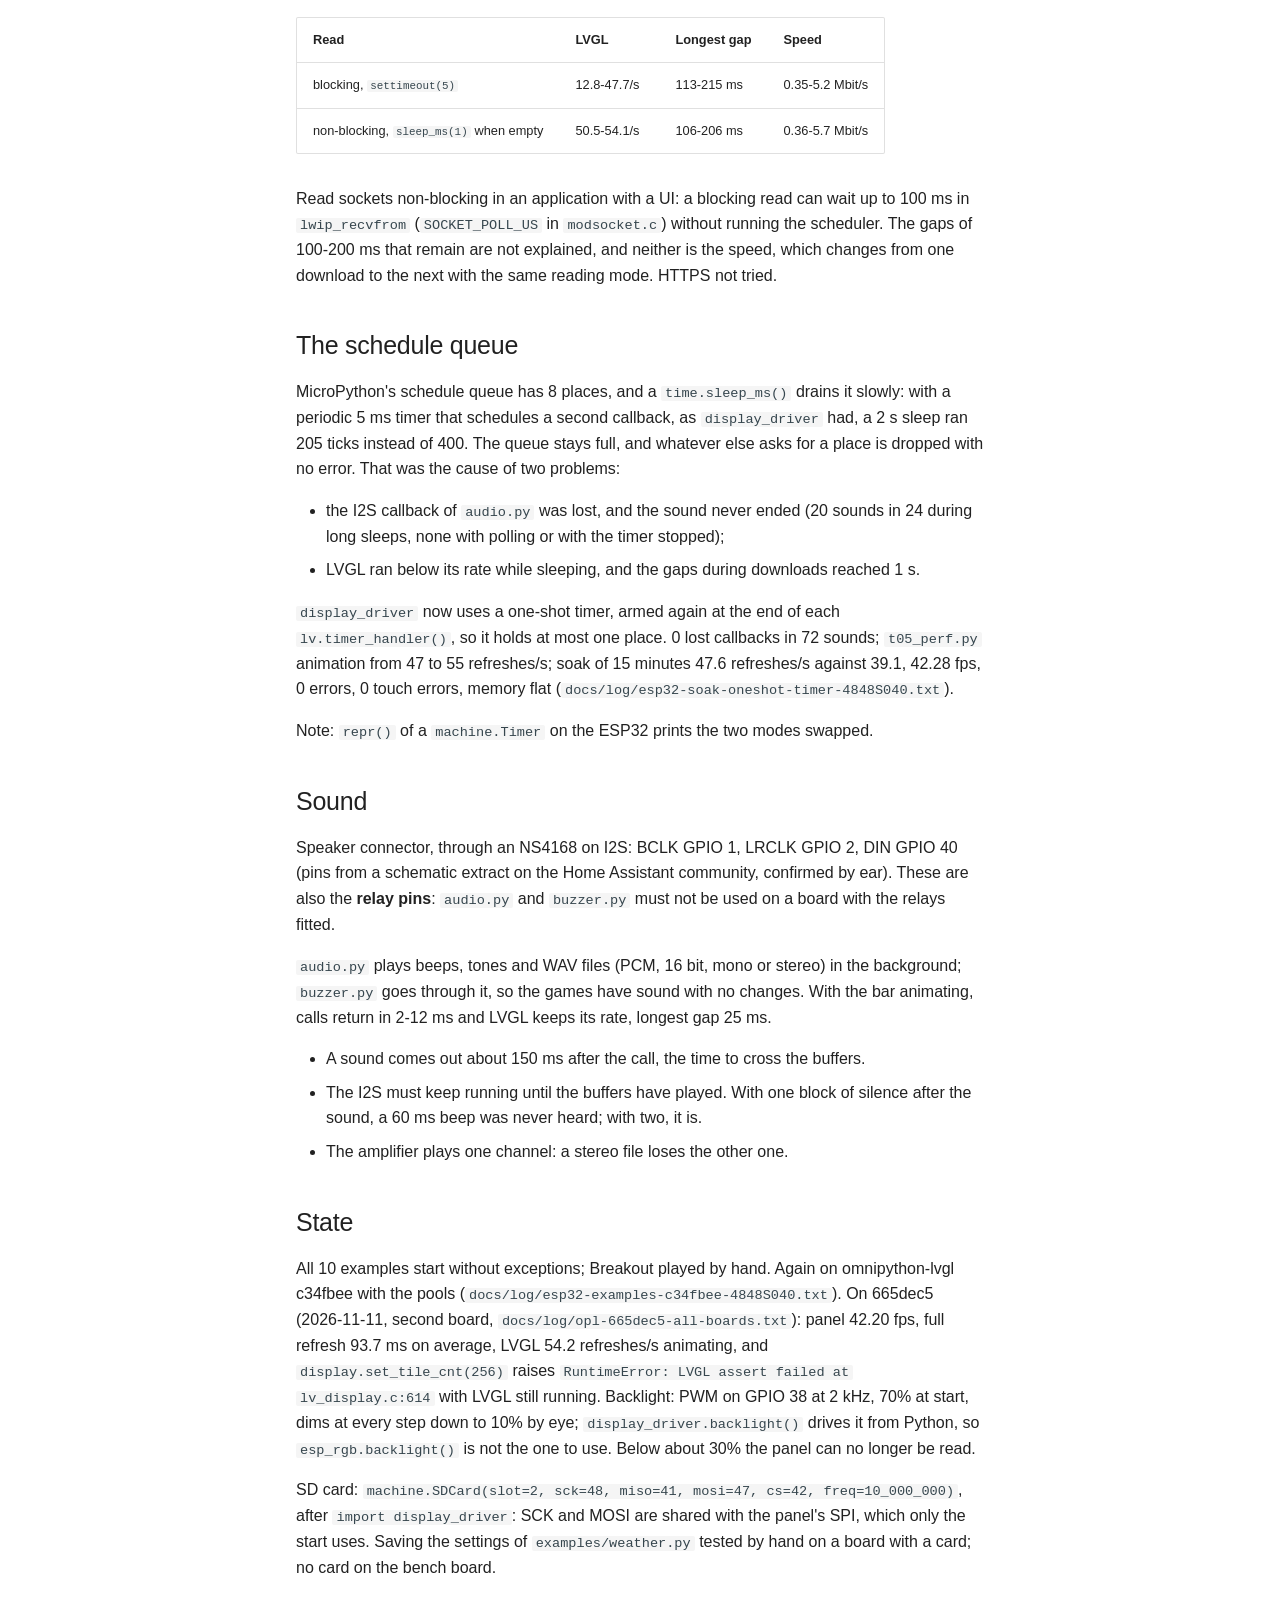
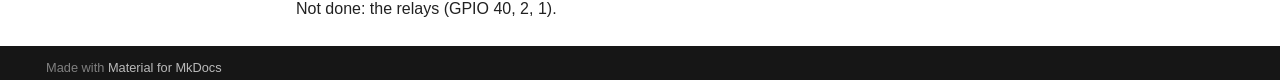
<file: esp32-4848s040/index.html>
<!doctype html>
<html lang="en" class="no-js">
  <head>
    
      <meta charset="utf-8">
      <meta name="viewport" content="width=device-width,initial-scale=1">
      
        <meta name="description" content="MicroPython and LVGL firmware for microcontroller boards with a touch screen">
      
      
      
        <link rel="canonical" href="https://copper-and-code.github.io/copper-and-code-mcu-boards/esp32-4848s040/">
      
      
        <link rel="prev" href="../stm32h743/">
      
      
        <link rel="next" href="../flash-dfu/">
      
      
        
      
      
      <link rel="icon" href="../images/logo.svg">
      <meta name="generator" content="mkdocs-1.6.1, mkdocs-material-9.8.1">
    
    
      
        <title>ESP32-4848S040 - copper-and-code-mcu-boards</title>
      
    
    
      <link rel="stylesheet" href="../assets/stylesheets/main.57a0d79d.min.css">
      
        
        <link rel="stylesheet" href="../assets/stylesheets/palette.fb2fffe2.min.css">
      
      


    
    
      
    
    
      
    
    
      <link rel="stylesheet" href="../stylesheets/site.css">
    
    <script>__md_scope=new URL("..",location),__md_hash=e=>[...e].reduce(((e,_)=>(e<<5)-e+_.charCodeAt(0)),0),__md_get=(e,_=localStorage,t=__md_scope)=>JSON.parse(_.getItem(t.pathname+"."+e)),__md_set=(e,_,t=localStorage,a=__md_scope)=>{try{t.setItem(a.pathname+"."+e,JSON.stringify(_))}catch(e){}}</script>
    
      

    
    
  </head>
  
  
    
    
      
    
    
    
    
    <body dir="ltr" data-md-color-scheme="default" data-md-color-primary="custom" data-md-color-accent="custom">
  
    
    <input class="md-toggle" data-md-toggle="drawer" type="checkbox" id="__drawer" autocomplete="off">
    <input class="md-toggle" data-md-toggle="search" type="checkbox" id="__search" autocomplete="off">
    <label class="md-overlay" for="__drawer"></label>
    <div data-md-component="skip">
      
        
        <a href="#esp32-4848s040-notes-and-measurements" class="md-skip">
          Skip to content
        </a>
      
    </div>
    <div data-md-component="announce">
      
    </div>
    
    
      

  

<header class="md-header md-header--shadow" data-md-component="header">
  <nav class="md-header__inner md-grid" aria-label="Header">
    <a href=".." title="copper-and-code-mcu-boards" class="md-header__button md-logo" aria-label="copper-and-code-mcu-boards" data-md-component="logo">
      
  <img src="../images/logo.svg" alt="logo">

    </a>
    <label class="md-header__button md-icon" for="__drawer">
      
      <svg xmlns="http://www.w3.org/2000/svg" viewBox="0 0 24 24"><path d="M3 6h18v2H3zm0 5h18v2H3zm0 5h18v2H3z"/></svg>
    </label>
    <div class="md-header__title" data-md-component="header-title">
      <div class="md-header__ellipsis">
        <div class="md-header__topic">
          <span class="md-ellipsis">
            copper-and-code-mcu-boards
          </span>
        </div>
        <div class="md-header__topic" data-md-component="header-topic">
          <span class="md-ellipsis">
            
              ESP32-4848S040
            
          </span>
        </div>
      </div>
    </div>
    
      
        <form class="md-header__option" data-md-component="palette">
  
    
    
    
    <input class="md-option" data-md-color-media="(prefers-color-scheme: light)" data-md-color-scheme="default" data-md-color-primary="custom" data-md-color-accent="custom"  aria-label="Switch to dark mode"  type="radio" name="__palette" id="__palette_0">
    
      <label class="md-header__button md-icon" title="Switch to dark mode" for="__palette_1" hidden>
        <svg xmlns="http://www.w3.org/2000/svg" viewBox="0 0 24 24"><path d="m17.75 4.09-2.53 1.94.91 3.06-2.63-1.81-2.63 1.81.91-3.06-2.53-1.94L12.44 4l1.06-3 1.06 3zm3.5 6.91-1.64 1.25.59 1.98-1.7-1.17-1.7 1.17.59-1.98L15.75 11l2.06-.05L18.5 9l.69 1.95zm-2.28 4.95c.83-.08 1.72 1.1 1.19 1.85-.32.45-.66.87-1.08 1.27C15.17 23 8.84 23 4.94 19.07c-3.91-3.9-3.91-10.24 0-14.14.4-.4.82-.76 1.27-1.08.75-.53 1.93.36 1.85 1.19-.27 2.86.69 5.83 2.89 8.02a9.96 9.96 0 0 0 8.02 2.89m-1.64 2.02a12.08 12.08 0 0 1-7.8-3.47c-2.17-2.19-3.33-5-3.49-7.82-2.81 3.14-2.7 7.96.31 10.98 3.02 3.01 7.84 3.12 10.98.31"/></svg>
      </label>
    
  
    
    
    
    <input class="md-option" data-md-color-media="(prefers-color-scheme: dark)" data-md-color-scheme="slate" data-md-color-primary="custom" data-md-color-accent="custom"  aria-label="Switch to light mode"  type="radio" name="__palette" id="__palette_1">
    
      <label class="md-header__button md-icon" title="Switch to light mode" for="__palette_0" hidden>
        <svg xmlns="http://www.w3.org/2000/svg" viewBox="0 0 24 24"><path d="M12 7a5 5 0 0 1 5 5 5 5 0 0 1-5 5 5 5 0 0 1-5-5 5 5 0 0 1 5-5m0 2a3 3 0 0 0-3 3 3 3 0 0 0 3 3 3 3 0 0 0 3-3 3 3 0 0 0-3-3m0-7 2.39 3.42C13.65 5.15 12.84 5 12 5s-1.65.15-2.39.42zM3.34 7l4.16-.35A7.2 7.2 0 0 0 5.94 8.5c-.44.74-.69 1.5-.83 2.29zm.02 10 1.76-3.77a7.131 7.131 0 0 0 2.38 4.14zM20.65 7l-1.77 3.79a7.02 7.02 0 0 0-2.38-4.15zm-.01 10-4.14.36c.59-.51 1.12-1.14 1.54-1.86.42-.73.69-1.5.83-2.29zM12 22l-2.41-3.44c.74.27 1.55.44 2.41.44.82 0 1.63-.17 2.37-.44z"/></svg>
      </label>
    
  
</form>
      
    
    
      <script>var palette=__md_get("__palette");if(palette&&palette.color){if("(prefers-color-scheme)"===palette.color.media){var media=matchMedia("(prefers-color-scheme: light)"),input=document.querySelector(media.matches?"[data-md-color-media='(prefers-color-scheme: light)']":"[data-md-color-media='(prefers-color-scheme: dark)']");palette.color.media=input.getAttribute("data-md-color-media"),palette.color.scheme=input.getAttribute("data-md-color-scheme"),palette.color.primary=input.getAttribute("data-md-color-primary"),palette.color.accent=input.getAttribute("data-md-color-accent")}for(var[key,value]of Object.entries(palette.color))document.body.setAttribute("data-md-color-"+key,value)}</script>
    
    
    
      
      
        <label class="md-header__button md-icon" for="__search">
          
          <svg xmlns="http://www.w3.org/2000/svg" viewBox="0 0 24 24"><path d="M9.5 3A6.5 6.5 0 0 1 16 9.5c0 1.61-.59 3.09-1.56 4.23l.27.27h.79l5 5-1.5 1.5-5-5v-.79l-.27-.27A6.52 6.52 0 0 1 9.5 16 6.5 6.5 0 0 1 3 9.5 6.5 6.5 0 0 1 9.5 3m0 2C7 5 5 7 5 9.5S7 14 9.5 14 14 12 14 9.5 12 5 9.5 5"/></svg>
        </label>
        <div class="md-search" data-md-component="search" role="dialog">
  <label class="md-search__overlay" for="__search"></label>
  <div class="md-search__inner" role="search">
    <form class="md-search__form" name="search">
      <input type="text" class="md-search__input" name="query" aria-label="Search" placeholder="Search" autocapitalize="off" autocorrect="off" autocomplete="off" spellcheck="false" data-md-component="search-query" required>
      <label class="md-search__icon md-icon" for="__search">
        
        <svg xmlns="http://www.w3.org/2000/svg" viewBox="0 0 24 24"><path d="M9.5 3A6.5 6.5 0 0 1 16 9.5c0 1.61-.59 3.09-1.56 4.23l.27.27h.79l5 5-1.5 1.5-5-5v-.79l-.27-.27A6.52 6.52 0 0 1 9.5 16 6.5 6.5 0 0 1 3 9.5 6.5 6.5 0 0 1 9.5 3m0 2C7 5 5 7 5 9.5S7 14 9.5 14 14 12 14 9.5 12 5 9.5 5"/></svg>
        
        <svg xmlns="http://www.w3.org/2000/svg" viewBox="0 0 24 24"><path d="M20 11v2H8l5.5 5.5-1.42 1.42L4.16 12l7.92-7.92L13.5 5.5 8 11z"/></svg>
      </label>
      <nav class="md-search__options" aria-label="Search">
        
          <a href="javascript:void(0)" class="md-search__icon md-icon" title="Share" aria-label="Share" data-clipboard data-clipboard-text="" data-md-component="search-share" tabindex="-1">
            
            <svg xmlns="http://www.w3.org/2000/svg" viewBox="0 0 24 24"><path d="M18 16.08c-.76 0-1.44.3-1.96.77L8.91 12.7c.05-.23.09-.46.09-.7s-.04-.47-.09-.7l7.05-4.11c.54.5 1.25.81 2.04.81a3 3 0 0 0 3-3 3 3 0 0 0-3-3 3 3 0 0 0-3 3c0 .24.04.47.09.7L8.04 9.81C7.5 9.31 6.79 9 6 9a3 3 0 0 0-3 3 3 3 0 0 0 3 3c.79 0 1.5-.31 2.04-.81l7.12 4.15c-.05.21-.08.43-.08.66 0 1.61 1.31 2.91 2.92 2.91s2.92-1.3 2.92-2.91A2.92 2.92 0 0 0 18 16.08"/></svg>
          </a>
        
        <button type="reset" class="md-search__icon md-icon" title="Clear" aria-label="Clear" tabindex="-1">
          
          <svg xmlns="http://www.w3.org/2000/svg" viewBox="0 0 24 24"><path d="M19 6.41 17.59 5 12 10.59 6.41 5 5 6.41 10.59 12 5 17.59 6.41 19 12 13.41 17.59 19 19 17.59 13.41 12z"/></svg>
        </button>
      </nav>
      
    </form>
    <div class="md-search__output">
      <div class="md-search__scrollwrap" tabindex="0" data-md-scrollfix>
        <div class="md-search-result" data-md-component="search-result">
          <div class="md-search-result__meta">
            Initializing search
          </div>
          <ol class="md-search-result__list" role="presentation"></ol>
        </div>
      </div>
    </div>
  </div>
</div>
      
    
    
  </nav>
  
</header>
    
    <div class="md-container" data-md-component="container">
      
      
        
          
        
      
      <main class="md-main" data-md-component="main">
        <div class="md-main__inner md-grid">
          
            
              
              <div class="md-sidebar md-sidebar--primary" data-md-component="sidebar" data-md-type="navigation" >
                <div class="md-sidebar__scrollwrap">
                  <div class="md-sidebar__inner">
                    



<nav class="md-nav md-nav--primary" aria-label="Navigation" data-md-level="0">
  <label class="md-nav__title" for="__drawer">
    <a href=".." title="copper-and-code-mcu-boards" class="md-nav__button md-logo" aria-label="copper-and-code-mcu-boards" data-md-component="logo">
      
  <img src="../images/logo.svg" alt="logo">

    </a>
    copper-and-code-mcu-boards
  </label>
  
  <ul class="md-nav__list" data-md-scrollfix>
    
      
      
  
  
  
  
    <li class="md-nav__item">
      <a href=".." class="md-nav__link">
        
  
  
  <span class="md-ellipsis">
    
  
    Home
  

    
  </span>
  
  

      </a>
    </li>
  

    
      
      
  
  
    
  
  
  
    
    
    
    
    
    <li class="md-nav__item md-nav__item--active md-nav__item--nested">
      
        
        
        <input class="md-nav__toggle md-toggle " type="checkbox" id="__nav_2" checked>
        
          
          <label class="md-nav__link" for="__nav_2" id="__nav_2_label" tabindex="0">
            
  
  
  <span class="md-ellipsis">
    
  
    Boards
  

    
  </span>
  
  

            <span class="md-nav__icon md-icon"></span>
          </label>
        
        <nav class="md-nav" data-md-level="1" aria-labelledby="__nav_2_label" aria-expanded="true">
          <label class="md-nav__title" for="__nav_2">
            <span class="md-nav__icon md-icon"></span>
            
  
    Boards
  

          </label>
          <ul class="md-nav__list" data-md-scrollfix>
            
              
                
  
  
  
  
    <li class="md-nav__item">
      <a href="../boards/rp2350-touch-lcd-4/" class="md-nav__link">
        
  
  
  <span class="md-ellipsis">
    
  
    Waveshare RP2350-Touch-LCD-4
  

    
  </span>
  
  

      </a>
    </li>
  

              
            
              
                
  
  
  
  
    <li class="md-nav__item">
      <a href="../stm32h743/" class="md-nav__link">
        
  
  
  <span class="md-ellipsis">
    
  
    STM32H743 boards
  

    
  </span>
  
  

      </a>
    </li>
  

              
            
              
                
  
  
    
  
  
  
    <li class="md-nav__item md-nav__item--active">
      
      <input class="md-nav__toggle md-toggle" type="checkbox" id="__toc">
      
      
        
      
      
        <label class="md-nav__link md-nav__link--active" for="__toc">
          
  
  
  <span class="md-ellipsis">
    
  
    ESP32-4848S040
  

    
  </span>
  
  

          <span class="md-nav__icon md-icon"></span>
        </label>
      
      <a href="./" class="md-nav__link md-nav__link--active">
        
  
  
  <span class="md-ellipsis">
    
  
    ESP32-4848S040
  

    
  </span>
  
  

      </a>
      
        

<nav class="md-nav md-nav--secondary" aria-label="Table of contents">
  
  
  
    
  
  
    <label class="md-nav__title" for="__toc">
      <span class="md-nav__icon md-icon"></span>
      Table of contents
    </label>
    <ul class="md-nav__list" data-md-component="toc" data-md-scrollfix>
      
        <li class="md-nav__item">
  <a href="#build-and-bench" class="md-nav__link">
    <span class="md-ellipsis">
      
        Build and bench
      
    </span>
  </a>
  
</li>
      
        <li class="md-nav__item">
  <a href="#what-this-board-hides" class="md-nav__link">
    <span class="md-ellipsis">
      
        What this board hides
      
    </span>
  </a>
  
</li>
      
        <li class="md-nav__item">
  <a href="#display-driver-modulesesp_rgb" class="md-nav__link">
    <span class="md-ellipsis">
      
        Display driver (modules/esp_rgb)
      
    </span>
  </a>
  
</li>
      
        <li class="md-nav__item">
  <a href="#measured" class="md-nav__link">
    <span class="md-ellipsis">
      
        Measured
      
    </span>
  </a>
  
    <nav class="md-nav" aria-label="Measured">
      <ul class="md-nav__list">
        
          <li class="md-nav__item">
  <a href="#lvgls-memory-pools" class="md-nav__link">
    <span class="md-ellipsis">
      
        LVGL's memory pools
      
    </span>
  </a>
  
</li>
        
      </ul>
    </nav>
  
</li>
      
        <li class="md-nav__item">
  <a href="#wifi" class="md-nav__link">
    <span class="md-ellipsis">
      
        WiFi
      
    </span>
  </a>
  
</li>
      
        <li class="md-nav__item">
  <a href="#the-schedule-queue" class="md-nav__link">
    <span class="md-ellipsis">
      
        The schedule queue
      
    </span>
  </a>
  
</li>
      
        <li class="md-nav__item">
  <a href="#sound" class="md-nav__link">
    <span class="md-ellipsis">
      
        Sound
      
    </span>
  </a>
  
</li>
      
        <li class="md-nav__item">
  <a href="#state" class="md-nav__link">
    <span class="md-ellipsis">
      
        State
      
    </span>
  </a>
  
</li>
      
    </ul>
  
</nav>
      
    </li>
  

              
            
          </ul>
        </nav>
      
    </li>
  

    
      
      
  
  
  
  
    <li class="md-nav__item">
      <a href="../flash-dfu/" class="md-nav__link">
        
  
  
  <span class="md-ellipsis">
    
  
    Installing with DFU (STM32)
  

    
  </span>
  
  

      </a>
    </li>
  

    
      
      
  
  
  
  
    <li class="md-nav__item">
      <a href="../display-driver/" class="md-nav__link">
        
  
  
  <span class="md-ellipsis">
    
  
    The display_driver contract
  

    
  </span>
  
  

      </a>
    </li>
  

    
      
      
  
  
  
  
    <li class="md-nav__item">
      <a href="../examples/" class="md-nav__link">
        
  
  
  <span class="md-ellipsis">
    
  
    Examples
  

    
  </span>
  
  

      </a>
    </li>
  

    
      
      
  
  
  
  
    <li class="md-nav__item">
      <a href="../target/" class="md-nav__link">
        
  
  
  <span class="md-ellipsis">
    
  
    Building
  

    
  </span>
  
  

      </a>
    </li>
  

    
      
      
  
  
  
  
    <li class="md-nav__item">
      <a href="../rp2350-touch-lcd4/" class="md-nav__link">
        
  
  
  <span class="md-ellipsis">
    
  
    RP2350: performance and memory
  

    
  </span>
  
  

      </a>
    </li>
  

    
      
      
  
  
  
  
    <li class="md-nav__item">
      <a href="../hardware/rp2350-touch-lcd4-box/" class="md-nav__link">
        
  
  
  <span class="md-ellipsis">
    
  
    Hardware: a box for the RP2350 board
  

    
  </span>
  
  

      </a>
    </li>
  

    
      
      
  
  
  
  
    <li class="md-nav__item">
      <a href="../CREDITS/" class="md-nav__link">
        
  
  
  <span class="md-ellipsis">
    
  
    Credits
  

    
  </span>
  
  

      </a>
    </li>
  

    
  </ul>
</nav>
                  </div>
                </div>
              </div>
            
            
              
              <div class="md-sidebar md-sidebar--secondary" data-md-component="sidebar" data-md-type="toc" >
                <div class="md-sidebar__scrollwrap">
                  <div class="md-sidebar__inner">
                    

<nav class="md-nav md-nav--secondary" aria-label="Table of contents">
  
  
  
    
  
  
    <label class="md-nav__title" for="__toc">
      <span class="md-nav__icon md-icon"></span>
      Table of contents
    </label>
    <ul class="md-nav__list" data-md-component="toc" data-md-scrollfix>
      
        <li class="md-nav__item">
  <a href="#build-and-bench" class="md-nav__link">
    <span class="md-ellipsis">
      
        Build and bench
      
    </span>
  </a>
  
</li>
      
        <li class="md-nav__item">
  <a href="#what-this-board-hides" class="md-nav__link">
    <span class="md-ellipsis">
      
        What this board hides
      
    </span>
  </a>
  
</li>
      
        <li class="md-nav__item">
  <a href="#display-driver-modulesesp_rgb" class="md-nav__link">
    <span class="md-ellipsis">
      
        Display driver (modules/esp_rgb)
      
    </span>
  </a>
  
</li>
      
        <li class="md-nav__item">
  <a href="#measured" class="md-nav__link">
    <span class="md-ellipsis">
      
        Measured
      
    </span>
  </a>
  
    <nav class="md-nav" aria-label="Measured">
      <ul class="md-nav__list">
        
          <li class="md-nav__item">
  <a href="#lvgls-memory-pools" class="md-nav__link">
    <span class="md-ellipsis">
      
        LVGL's memory pools
      
    </span>
  </a>
  
</li>
        
      </ul>
    </nav>
  
</li>
      
        <li class="md-nav__item">
  <a href="#wifi" class="md-nav__link">
    <span class="md-ellipsis">
      
        WiFi
      
    </span>
  </a>
  
</li>
      
        <li class="md-nav__item">
  <a href="#the-schedule-queue" class="md-nav__link">
    <span class="md-ellipsis">
      
        The schedule queue
      
    </span>
  </a>
  
</li>
      
        <li class="md-nav__item">
  <a href="#sound" class="md-nav__link">
    <span class="md-ellipsis">
      
        Sound
      
    </span>
  </a>
  
</li>
      
        <li class="md-nav__item">
  <a href="#state" class="md-nav__link">
    <span class="md-ellipsis">
      
        State
      
    </span>
  </a>
  
</li>
      
    </ul>
  
</nav>
                  </div>
                </div>
              </div>
            
          
          
            <div class="md-content" data-md-component="content">
              
              <article class="md-content__inner md-typeset">
                
                  



<h1 id="esp32-4848s040-notes-and-measurements">ESP32-4848S040: notes and measurements<a class="headerlink" href="#esp32-4848s040-notes-and-measurements" title="Permanent link">&para;</a></h1>
<p>ESP32-S3 (240 MHz), 16 MB QIO flash, 8 MB octal PSRAM, 4" 480x480 ST7701 panel on a 16-bit
RGB bus, GT911 touch, CH340 on UART0. MicroPython 1.29, LVGL 9.5. This is the first board
of the repo on <a href="https://github.com/PyDevices/omnipython-lvgl">omnipython-lvgl</a>, the
successor of the archived lvgl-micropython (the STM32 and RP2350 boards followed on
2026-11-10).</p>
<h2 id="build-and-bench">Build and bench<a class="headerlink" href="#build-and-bench" title="Permanent link">&para;</a></h2>
<ul>
<li><code>scripts/build.sh esp32 ESP32_4848S040</code>, which hands over to <code>scripts/build_esp32.sh</code>:
  pins MicroPython, omnipython-lvgl (official, not a fork) and ESP-IDF v5.5.2. MicroPython
  1.29 supports the 5.x series only, not ESP-IDF 6.</li>
<li>Flash, at offset 0 (the image is complete):
  <code>esptool.py --chip esp32s3 -p /dev/ttyUSB0 -b 460800 write_flash 0x0 dist/&lt;file&gt;.bin</code>.
  On a board that had other firmware run <code>esptool.py --chip esp32s3 -p /dev/ttyUSB0 erase_flash</code>
  first, which erases everything: without it the board can stop at boot with "The filesystem
  appears to be corrupted".</li>
<li>Run tests through the CH340: <code>scripts/uart_run.py &lt;test&gt; --dtr 0 --boot-wait 5</code>. DTR high
  would hold IO0 low. No native USB (see below).</li>
<li>After changing <code>sdkconfig.board</code> or <code>manifest.py</code>, delete
  <code>.work/esp32/micropython/ports/esp32/build-ESP32_4848S040</code>: an existing build keeps its
  old <code>sdkconfig</code>, and a failed build its old <code>frozen_content.c</code>, with no warning.</li>
<li>A global pip index that does not answer makes every ESP-IDF pip install crawl: the
  script sets <code>PIP_CONFIG_FILE=/dev/null</code> unless told otherwise.</li>
</ul>
<h2 id="what-this-board-hides">What this board hides<a class="headerlink" href="#what-this-board-hides" title="Permanent link">&para;</a></h2>
<ul>
<li><strong>Native USB must be off.</strong> The USB PHY holds GPIO 19 (touch SDA) and 20 (panel G1).
  MicroPython turns it on by default on the S3, and the only symptom is an empty I2C scan:
  the bus has its pull-ups, SCL works, SDA cannot go low. <code>MICROPY_HW_ENABLE_USBDEV=0</code>.</li>
<li><strong>Red and blue are swapped</strong> against the published pin lists: GPIO 4, 5, 6, 7, 15 are the
  high bits of the pixel, not the low ones. Checked by eye with colour bars and ramps.</li>
<li><strong>The panel has no reset line</strong>: it keeps its state across a reset of the ESP32, so a
  change to its init does not show until the next power cycle unless the sequence starts
  with a software reset (<code>0x01</code>). It does now.</li>
<li><strong>Not inverted.</strong> The source of the init sequence sends <code>0x21</code>; here that shows the
  negative, so the sequence ends with <code>0x20</code>.</li>
<li>GT911 RST and INT are not wired; <code>gt911.GT911(rst=None)</code>. Coordinates are panel pixels,
  no rotation or mirroring (5 targets hit, 1-18 px off = finger size). <code>read()</code> 227 us.
  The page we took the pins from says SCL is 20 in the text, 45 in its JSON: it is 45.</li>
</ul>
<h2 id="display-driver-modulesesp_rgb">Display driver (<code>modules/esp_rgb</code>)<a class="headerlink" href="#display-driver-modulesesp_rgb" title="Permanent link">&para;</a></h2>
<p>Same interface as <code>st_ltdc</code> and <code>rgbpanel</code>, on ESP-IDF's <code>esp_lcd</code>. Two framebuffers in
PSRAM, outside the GC heap, so the image survives a soft reset. Two bounce buffers of 20
lines in internal RAM, filled by the CPU in an interrupt: the LCD DMA reading PSRAM directly
loses pixels when anything else uses that memory. That interrupt copies 24 MB/s and stays on
the core that creates the panel, so <code>esp_rgb.init()</code> creates it from a task on the other
core: MicroPython keeps its core (loop speed 137 000 -&gt; 145 000/s of 147 000). <code>CONFIG_LCD_RGB_ISR_IRAM_SAFE</code> and
<code>CONFIG_SPIRAM_XIP_FROM_PSRAM</code> keep the panel running during flash writes: code and
constants run from PSRAM (which is why the heap is 5.7 MB, not 8).</p>
<p><code>esp_lcd</code> does not report FIFO underruns, so unlike the other drivers there is no counter:
lost pixels only show on the panel.</p>
<p><strong>Drive strength of the data lines.</strong> At ESP-IDF's default drive (2, about 20 mA) the panel showed
coloured specks wherever many bits change from one pixel to the next: single-pixel lines at a
quarter, a half and three quarters of a grey ramp, red and green sparkles along the edges of
photos. With the data lines at drive 1 (about 10 mA) or 0 the ramp and the photos are clean;
the pixel clock at 10 MHz instead of 12, or data on the other clock edge, changed nothing.
<code>esp_rgb.init()</code> sets the 16 data lines to <code>MICROPY_HW_RGB_DATA_DRIVE</code>, drive 1 unless the
board says otherwise; the pixel clock keeps the default. Checked by eye on one board
(dcb4d90487c0), with a grey ramp, the primaries and photos, 21 November 2026.</p>
<p><strong>Soft reset</strong>: this port has no board hook after a soft reset, where the other drivers call
<code>mp_lv_deinit_gc()</code>, and a later <code>lv.init()</code> panics (LoadProhibited). The board's <code>_boot.py</code>
calls <code>esp_rgb.lvgl_guard()</code>, which leaves an object whose finaliser does it, run by
<code>gc_sweep_all()</code>. So no patch to MicroPython. Because a board can freeze only one
<code>_boot.py</code>, <code>manifest.py</code> lists the port's modules one by one.</p>
<h2 id="measured">Measured<a class="headerlink" href="#measured" title="Permanent link">&para;</a></h2>
<table>
<thead>
<tr>
<th></th>
<th></th>
</tr>
</thead>
<tbody>
<tr>
<td>Panel</td>
<td>42.20 fps (nominal 42.27 at 12 MHz), the same during 200 KB of flash writes</td>
</tr>
<tr>
<td>Full refresh, 48 buttons</td>
<td>88 ms after a pause, 94-97 ms back to back</td>
</tr>
<tr>
<td>Small label change</td>
<td>2.9 ms after a pause</td>
</tr>
<tr>
<td><code>gc.collect()</code> with 2 MB of data</td>
<td>120 ms</td>
</tr>
<tr>
<td>Soft resets with LVGL left initialised</td>
<td>3/3</td>
</tr>
<tr>
<td>WiFi</td>
<td>see below</td>
</tr>
</tbody>
</table>
<p>Soak of 15 minutes (<code>tests/hil/esp32/t05_soak.py</code>: a full-height bar, a spinner, a label,
Python allocations, 2 MB of application data, <code>gc.collect()</code> every 10 s): LVGL 39.1
refreshes/s, panel 42.28 fps, 0 errors, 0 touch errors, memory flat (2.55-2.57 MB free). Log:
<code>docs/log/esp32-phase5-soak-4848S040.txt</code>. <code>gc.collect()</code> still stops the animation for 120 ms,
about 5 frames.</p>
<p><strong>Where the speed came from.</strong> Full refresh, step by step:</p>
<table>
<thead>
<tr>
<th></th>
<th></th>
</tr>
</thead>
<tbody>
<tr>
<td>panel interrupt on the same core, 16 KB/32 KB caches</td>
<td>145 ms</td>
</tr>
<tr>
<td>interrupt on the other core</td>
<td>133 ms</td>
</tr>
<tr>
<td>instruction cache 32 KB, data cache 64 KB, 64-byte lines</td>
<td>88 ms</td>
</tr>
</tbody>
</table>
<p>Everything LVGL touches is behind the cache: code and constants (XIP from PSRAM), the heap
and the framebuffers. The caches cost 16 KB of internal RAM. The firmware was already <code>-O2</code>.</p>
<p><strong>Tried and dropped</strong>: PARTIAL mode with render buffers in internal RAM (strips copied to the
hidden framebuffer, then to the other one). Worse with any height: 112-114 ms at 100 lines
against 88, 290 ms at 20 before the caches: each strip walks all the objects again, and the
copies add up. Rendering into PSRAM was not the limit.</p>
<h3 id="lvgls-memory-pools">LVGL's memory pools<a class="headerlink" href="#lvgls-memory-pools" title="Permanent link">&para;</a></h3>
<p>The pools of <code>lv_mem_core_micropython.c</code> keep LVGL's allocations in TLSF pools held in GC
blocks, so they do not walk the GC's allocation table. Since omnipython-lvgl#15 they are
opt-in on ESP32 as on the other ports; this board turns them on with <code>LVMP_POOL_TLSF</code> in
<code>mpconfigboard.h</code>. <code>LVMP_POOLS=none scripts/build_esp32.sh ESP32_4848S040</code> builds without
them, for comparisons (output <code>-nopool</code>). The first pool is 32 KB and each new one doubles,
up to 256 KB.</p>
<p>Measured with two builds of one tree (log <code>docs/log/esp32-pools-c34fbee-4848S040.txt</code>), with
the layout script of omnipython-lvgl PR #6. The states are a fresh heap, one free block below
2 MB of bytearrays, and many small holes among them:</p>
<table>
<thead>
<tr>
<th></th>
<th>no pools</th>
<th>pools</th>
</tr>
</thead>
<tbody>
<tr>
<td>full refresh, median</td>
<td>70.8-70.9 / 471.0 / 448.7-448.9 ms</td>
<td>70.8-70.9 / 70.9 / 70.9 ms</td>
</tr>
<tr>
<td>full refresh, worst of 20</td>
<td>71.5 / 471.3 / 472.7 ms</td>
<td>71.4-71.8 / 74.9-75.4 / 71.2-71.3 ms</td>
</tr>
<tr>
<td>50 labels created and deleted</td>
<td>30.5 / 70.2 / 230.5 ms</td>
<td>29.0-36.2 / 29.4 / 33.0-34.4 ms</td>
</tr>
<tr>
<td><code>gc.collect()</code></td>
<td>3.1 / 127.1 / 109.9 ms</td>
<td>6.8 / 123.2 / 111.3-111.4 ms</td>
</tr>
<tr>
<td>GC heap free after <code>display_driver</code></td>
<td>4.63 MB</td>
<td>4.61 MB</td>
</tr>
</tbody>
</table>
<p>On a heap that has been in use, the pools keep the refresh at its fresh-heap time instead of
6-7x slower. They cost 25 KB of heap and 3.7 ms more per collection on a fresh heap; the
15 minute soak (no holes) runs at 48.9 LVGL refreshes/s with them and 47.6 without. Audio,
WiFi and the soak pass with both, 0 errors, memory flat.</p>
<p>Before #15 (v9.5.53, one 256 KB pool, on multi_heap or TLSF: log
<code>docs/log/esp32-pools-4848S040.txt</code>) the refresh was the same, but the pools cost 250 KB of
heap and 13 ms per collection, and the soak ran at 43.3 refreshes/s against 47.7. From
v9.5.53 to c34fbee the firmware grew by 55 KB (the LVGL assert handler of #13 kept file and
function names). With <code>CONFIG_SPIRAM_XIP_FROM_PSRAM</code> code and constants are copied to PSRAM,
each rounded up to 64 KB pages that the heap does not get: here the constants went from 10 to
11 pages, so the PSRAM region lost 64 KB (the 128 KB written here before was the free GC heap
on the other board). omnipython-lvgl 665dec5 (#19: the handler gets only the file's base name
and the line) is 50 KB smaller than c34fbee and back to 10 pages: the region is the v9.5.53
size again and <code>gc.mem_free()</code> is 64 KB higher (log <code>docs/log/esp32-psram-665dec5.txt</code>).</p>
<h2 id="wifi">WiFi<a class="headerlink" href="#wifi" title="Permanent link">&para;</a></h2>
<p><code>network</code> and <code>socket</code> work as shipped. <code>tests/hil/esp32/t06_wifi.py</code>, with LVGL animating
(RSSI read once, after connecting; it moved between -47 and -82 with nothing touched):</p>
<table>
<thead>
<tr>
<th></th>
<th></th>
</tr>
</thead>
<tbody>
<tr>
<td>Connect</td>
<td>3.9-5.3 s; reconnect 3.9 s</td>
</tr>
<tr>
<td>HTTP request to the internet, DNS included</td>
<td>91-211 ms</td>
</tr>
<tr>
<td>Connected, no traffic</td>
<td>LVGL 39-46 refreshes/s, longest gap 36-59 ms</td>
</tr>
<tr>
<td>Largest internal RAM block</td>
<td>128 KB before, 80-88 KB after, not given back by <code>active(False)</code></td>
</tr>
<tr>
<td>Panel</td>
<td>42.2-42.3 fps in every phase</td>
</tr>
</tbody>
</table>
<p>TCP download for 10 s, the board reading 4 KB at a time. The first table is the periodic timer
of v0.1.2, the second the one-shot timer (see below), 18 downloads in three runs, alternating:</p>
<table>
<thead>
<tr>
<th>RSSI</th>
<th>LVGL</th>
<th>Longest gap</th>
<th>Speed</th>
</tr>
</thead>
<tbody>
<tr>
<td>-48</td>
<td>45.0/s</td>
<td>163 ms</td>
<td>6.07 Mbit/s</td>
</tr>
<tr>
<td>-82</td>
<td>29.8/s</td>
<td>908 ms</td>
<td>3.66 Mbit/s</td>
</tr>
<tr>
<td>-45</td>
<td>21.6/s</td>
<td>1015 ms</td>
<td>2.72 Mbit/s</td>
</tr>
<tr>
<td>-67</td>
<td>11.0/s</td>
<td>912 ms</td>
<td>0.95 Mbit/s</td>
</tr>
</tbody>
</table>
<table>
<thead>
<tr>
<th>Read</th>
<th>LVGL</th>
<th>Longest gap</th>
<th>Speed</th>
</tr>
</thead>
<tbody>
<tr>
<td>blocking, <code>settimeout(5)</code></td>
<td>12.8-47.7/s</td>
<td>113-215 ms</td>
<td>0.35-5.2 Mbit/s</td>
</tr>
<tr>
<td>non-blocking, <code>sleep_ms(1)</code> when empty</td>
<td>50.5-54.1/s</td>
<td>106-206 ms</td>
<td>0.36-5.7 Mbit/s</td>
</tr>
</tbody>
</table>
<p>Read sockets non-blocking in an application with a UI: a blocking read can wait up to 100 ms
in <code>lwip_recvfrom</code> (<code>SOCKET_POLL_US</code> in <code>modsocket.c</code>) without running the scheduler. The gaps
of 100-200 ms that remain are not explained, and neither is the speed, which changes from one
download to the next with the same reading mode. HTTPS not tried.</p>
<h2 id="the-schedule-queue">The schedule queue<a class="headerlink" href="#the-schedule-queue" title="Permanent link">&para;</a></h2>
<p>MicroPython's schedule queue has 8 places, and a <code>time.sleep_ms()</code> drains it slowly: with a
periodic 5 ms timer that schedules a second callback, as <code>display_driver</code> had, a 2 s sleep ran
205 ticks instead of 400. The queue stays full, and whatever else asks for a place is
dropped with no error. That was the cause of two problems:</p>
<ul>
<li>the I2S callback of <code>audio.py</code> was lost, and the sound never ended (20 sounds in 24 during
  long sleeps, none with polling or with the timer stopped);</li>
<li>LVGL ran below its rate while sleeping, and the gaps during downloads reached 1 s.</li>
</ul>
<p><code>display_driver</code> now uses a one-shot timer, armed again at the end of each <code>lv.timer_handler()</code>,
so it holds at most one place. 0 lost callbacks in 72 sounds; <code>t05_perf.py</code> animation from 47 to
55 refreshes/s; soak of 15 minutes 47.6 refreshes/s against 39.1, 42.28 fps, 0 errors, 0 touch
errors, memory flat (<code>docs/log/esp32-soak-oneshot-timer-4848S040.txt</code>).</p>
<p>Note: <code>repr()</code> of a <code>machine.Timer</code> on the ESP32 prints the two modes swapped.</p>
<h2 id="sound">Sound<a class="headerlink" href="#sound" title="Permanent link">&para;</a></h2>
<p>Speaker connector, through an NS4168 on I2S: BCLK GPIO 1, LRCLK GPIO 2, DIN GPIO 40 (pins from
a schematic extract on the Home Assistant community, confirmed by ear). These are also the
<strong>relay pins</strong>: <code>audio.py</code> and <code>buzzer.py</code> must not be used on a board with the relays fitted.</p>
<p><code>audio.py</code> plays beeps, tones and WAV files (PCM, 16 bit, mono or stereo) in the background;
<code>buzzer.py</code> goes through it, so the games have sound with no changes. With the bar animating,
calls return in 2-12 ms and LVGL keeps its rate, longest gap 25 ms.</p>
<ul>
<li>A sound comes out about 150 ms after the call, the time to cross the buffers.</li>
<li>The I2S must keep running until the buffers have played. With one block of silence after
  the sound, a 60 ms beep was never heard; with two, it is.</li>
<li>The amplifier plays one channel: a stereo file loses the other one.</li>
</ul>
<h2 id="state">State<a class="headerlink" href="#state" title="Permanent link">&para;</a></h2>
<p>All 10 examples start without exceptions; Breakout played by hand. Again on omnipython-lvgl
c34fbee with the pools (<code>docs/log/esp32-examples-c34fbee-4848S040.txt</code>). On 665dec5 (2026-11-11,
second board, <code>docs/log/opl-665dec5-all-boards.txt</code>): panel 42.20 fps, full refresh 93.7 ms on
average, LVGL 54.2 refreshes/s animating, and <code>display.set_tile_cnt(256)</code> raises <code>RuntimeError:
LVGL assert failed at lv_display.c:614</code> with LVGL still running. Backlight: PWM on GPIO 38
at 2 kHz, 70% at start, dims at every step down to 10% by eye; <code>display_driver.backlight()</code> drives
it from Python, so <code>esp_rgb.backlight()</code> is not the one to use. Below about 30% the panel can no
longer be read.</p>
<p>SD card: <code>machine.SDCard(slot=2, sck=48, miso=41, mosi=47, cs=42, freq=10_000_000)</code>, after
<code>import display_driver</code>: SCK and MOSI are shared with the panel's SPI, which only the start
uses. Saving the settings of <code>examples/weather.py</code> tested by hand on a board with a card; no
card on the bench board.</p>
<p>Not done: the relays (GPIO 40, 2, 1).</p>












                
              </article>
            </div>
          
          
<script>var target=document.getElementById(location.hash.slice(1));target&&target.name&&(target.checked=target.name.startsWith("__tabbed_"))</script>
        </div>
        
          <button type="button" class="md-top md-icon" data-md-component="top" hidden>
  
  <svg xmlns="http://www.w3.org/2000/svg" viewBox="0 0 24 24"><path d="M13 20h-2V8l-5.5 5.5-1.42-1.42L12 4.16l7.92 7.92-1.42 1.42L13 8z"/></svg>
  Back to top
</button>
        
      </main>
      
        <footer class="md-footer">
  
  <div class="md-footer-meta md-typeset">
    <div class="md-footer-meta__inner md-grid">
      <div class="md-copyright">
  
  
    Made with
    <a href="https://squidfunk.github.io/mkdocs-material/" target="_blank" rel="noopener">
      Material for MkDocs
    </a>
  
</div>
      
    </div>
  </div>
</footer>
      
    </div>
    <div class="md-dialog" data-md-component="dialog">
      <div class="md-dialog__inner md-typeset"></div>
    </div>
    
    
    
      
      
      <script id="__config" type="application/json">{"annotate": null, "base": "..", "features": ["navigation.top", "navigation.tracking", "search.highlight", "search.share"], "search": "../assets/javascripts/workers/search.a7633da7.min.js", "tags": null, "translations": {"clipboard.copied": "Copied to clipboard", "clipboard.copy": "Copy to clipboard", "search.result.more.one": "1 more on this page", "search.result.more.other": "# more on this page", "search.result.none": "No matching documents", "search.result.one": "1 matching document", "search.result.other": "# matching documents", "search.result.placeholder": "Type to start searching", "search.result.term.missing": "Missing", "select.version": "Select version"}, "version": null}</script>
    
    
      <script src="../assets/javascripts/bundle.a5f9d56c.min.js"></script>
      
    
  </body>
</html>
</file>
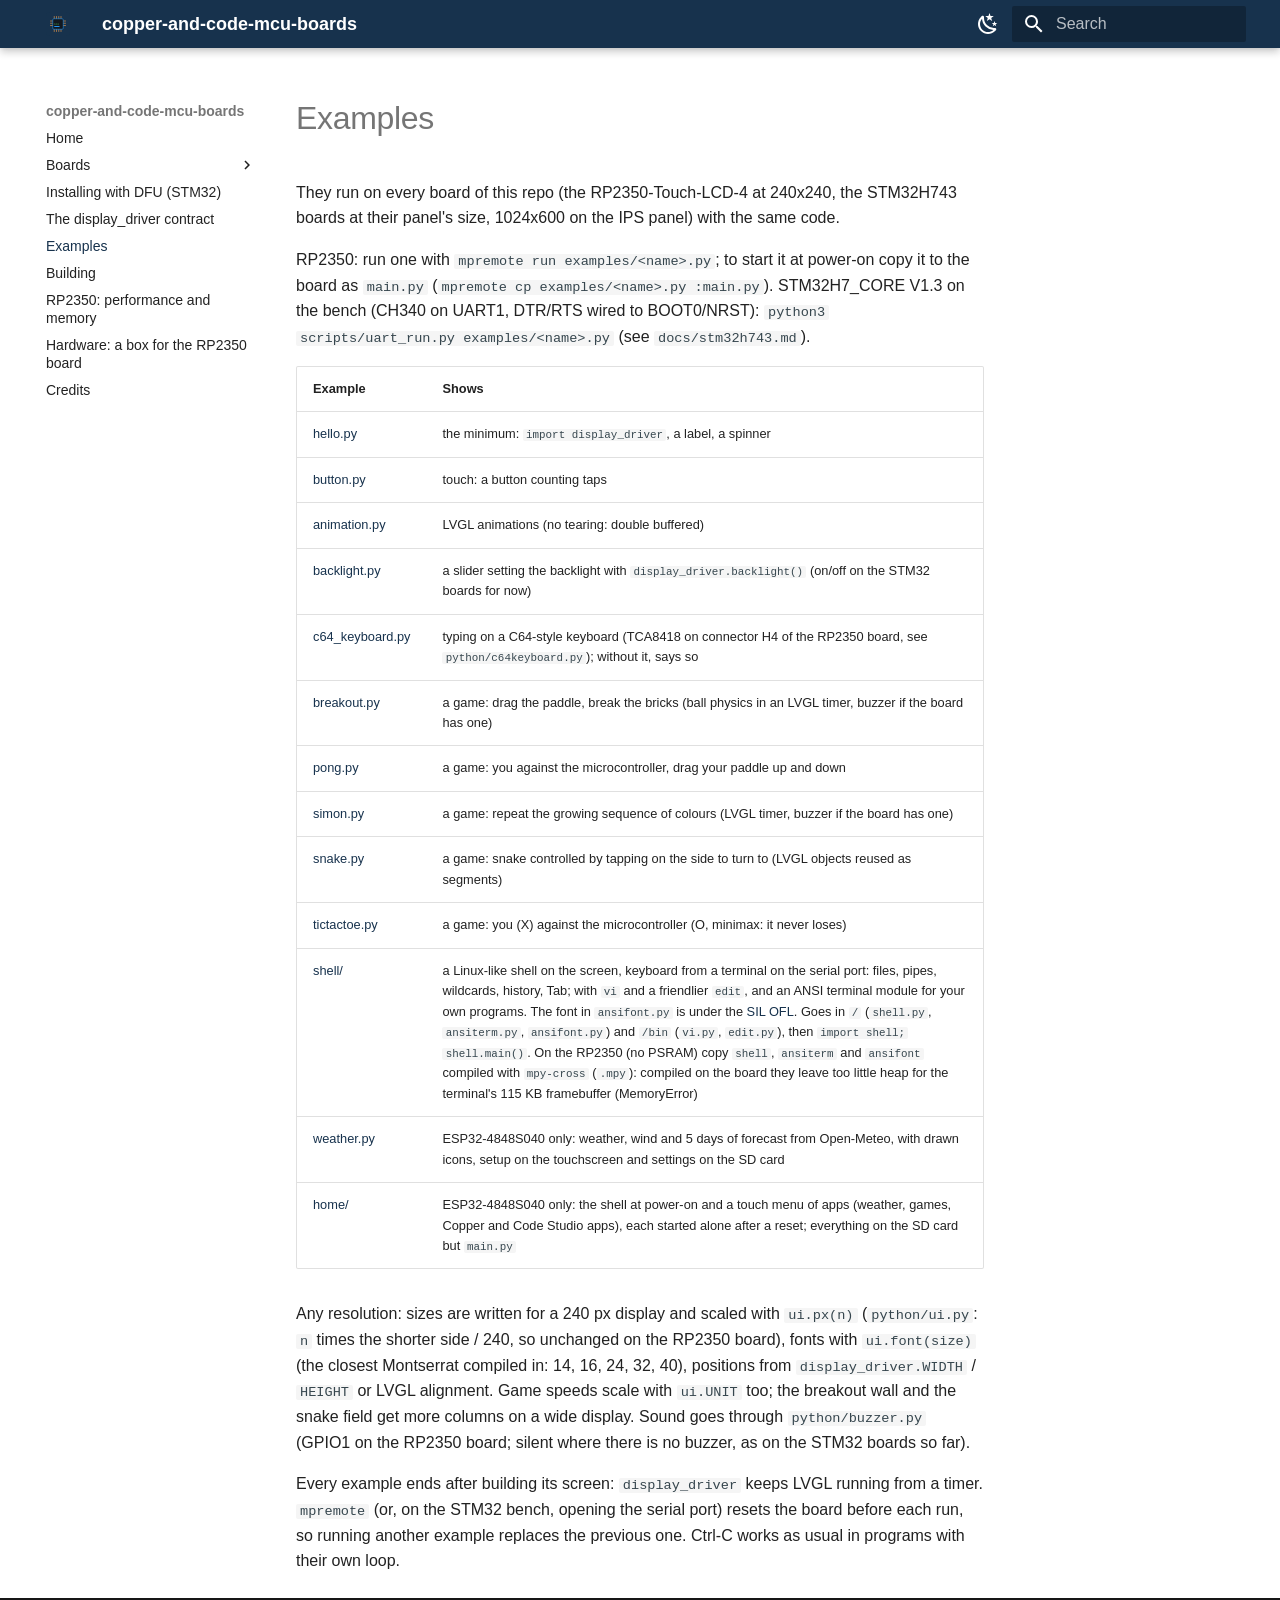
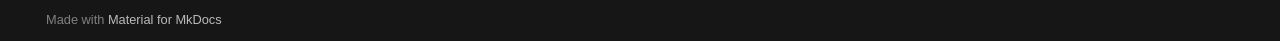
<file: examples/index.html>
<!doctype html>
<html lang="en" class="no-js">
  <head>
    
      <meta charset="utf-8">
      <meta name="viewport" content="width=device-width,initial-scale=1">
      
        <meta name="description" content="MicroPython and LVGL firmware for microcontroller boards with a touch screen">
      
      
      
        <link rel="canonical" href="https://copper-and-code.github.io/copper-and-code-mcu-boards/examples/">
      
      
        <link rel="prev" href="../display-driver/">
      
      
        <link rel="next" href="../target/">
      
      
        
      
      
      <link rel="icon" href="../images/logo.svg">
      <meta name="generator" content="mkdocs-1.6.1, mkdocs-material-9.8.1">
    
    
      
        <title>Examples - copper-and-code-mcu-boards</title>
      
    
    
      <link rel="stylesheet" href="../assets/stylesheets/main.57a0d79d.min.css">
      
        
        <link rel="stylesheet" href="../assets/stylesheets/palette.fb2fffe2.min.css">
      
      


    
    
      
    
    
      
    
    
      <link rel="stylesheet" href="../stylesheets/site.css">
    
    <script>__md_scope=new URL("..",location),__md_hash=e=>[...e].reduce(((e,_)=>(e<<5)-e+_.charCodeAt(0)),0),__md_get=(e,_=localStorage,t=__md_scope)=>JSON.parse(_.getItem(t.pathname+"."+e)),__md_set=(e,_,t=localStorage,a=__md_scope)=>{try{t.setItem(a.pathname+"."+e,JSON.stringify(_))}catch(e){}}</script>
    
      

    
    
  </head>
  
  
    
    
      
    
    
    
    
    <body dir="ltr" data-md-color-scheme="default" data-md-color-primary="custom" data-md-color-accent="custom">
  
    
    <input class="md-toggle" data-md-toggle="drawer" type="checkbox" id="__drawer" autocomplete="off">
    <input class="md-toggle" data-md-toggle="search" type="checkbox" id="__search" autocomplete="off">
    <label class="md-overlay" for="__drawer"></label>
    <div data-md-component="skip">
      
        
        <a href="#examples" class="md-skip">
          Skip to content
        </a>
      
    </div>
    <div data-md-component="announce">
      
    </div>
    
    
      

  

<header class="md-header md-header--shadow" data-md-component="header">
  <nav class="md-header__inner md-grid" aria-label="Header">
    <a href=".." title="copper-and-code-mcu-boards" class="md-header__button md-logo" aria-label="copper-and-code-mcu-boards" data-md-component="logo">
      
  <img src="../images/logo.svg" alt="logo">

    </a>
    <label class="md-header__button md-icon" for="__drawer">
      
      <svg xmlns="http://www.w3.org/2000/svg" viewBox="0 0 24 24"><path d="M3 6h18v2H3zm0 5h18v2H3zm0 5h18v2H3z"/></svg>
    </label>
    <div class="md-header__title" data-md-component="header-title">
      <div class="md-header__ellipsis">
        <div class="md-header__topic">
          <span class="md-ellipsis">
            copper-and-code-mcu-boards
          </span>
        </div>
        <div class="md-header__topic" data-md-component="header-topic">
          <span class="md-ellipsis">
            
              Examples
            
          </span>
        </div>
      </div>
    </div>
    
      
        <form class="md-header__option" data-md-component="palette">
  
    
    
    
    <input class="md-option" data-md-color-media="(prefers-color-scheme: light)" data-md-color-scheme="default" data-md-color-primary="custom" data-md-color-accent="custom"  aria-label="Switch to dark mode"  type="radio" name="__palette" id="__palette_0">
    
      <label class="md-header__button md-icon" title="Switch to dark mode" for="__palette_1" hidden>
        <svg xmlns="http://www.w3.org/2000/svg" viewBox="0 0 24 24"><path d="m17.75 4.09-2.53 1.94.91 3.06-2.63-1.81-2.63 1.81.91-3.06-2.53-1.94L12.44 4l1.06-3 1.06 3zm3.5 6.91-1.64 1.25.59 1.98-1.7-1.17-1.7 1.17.59-1.98L15.75 11l2.06-.05L18.5 9l.69 1.95zm-2.28 4.95c.83-.08 1.72 1.1 1.19 1.85-.32.45-.66.87-1.08 1.27C15.17 23 8.84 23 4.94 19.07c-3.91-3.9-3.91-10.24 0-14.14.4-.4.82-.76 1.27-1.08.75-.53 1.93.36 1.85 1.19-.27 2.86.69 5.83 2.89 8.02a9.96 9.96 0 0 0 8.02 2.89m-1.64 2.02a12.08 12.08 0 0 1-7.8-3.47c-2.17-2.19-3.33-5-3.49-7.82-2.81 3.14-2.7 7.96.31 10.98 3.02 3.01 7.84 3.12 10.98.31"/></svg>
      </label>
    
  
    
    
    
    <input class="md-option" data-md-color-media="(prefers-color-scheme: dark)" data-md-color-scheme="slate" data-md-color-primary="custom" data-md-color-accent="custom"  aria-label="Switch to light mode"  type="radio" name="__palette" id="__palette_1">
    
      <label class="md-header__button md-icon" title="Switch to light mode" for="__palette_0" hidden>
        <svg xmlns="http://www.w3.org/2000/svg" viewBox="0 0 24 24"><path d="M12 7a5 5 0 0 1 5 5 5 5 0 0 1-5 5 5 5 0 0 1-5-5 5 5 0 0 1 5-5m0 2a3 3 0 0 0-3 3 3 3 0 0 0 3 3 3 3 0 0 0 3-3 3 3 0 0 0-3-3m0-7 2.39 3.42C13.65 5.15 12.84 5 12 5s-1.65.15-2.39.42zM3.34 7l4.16-.35A7.2 7.2 0 0 0 5.94 8.5c-.44.74-.69 1.5-.83 2.29zm.02 10 1.76-3.77a7.131 7.131 0 0 0 2.38 4.14zM20.65 7l-1.77 3.79a7.02 7.02 0 0 0-2.38-4.15zm-.01 10-4.14.36c.59-.51 1.12-1.14 1.54-1.86.42-.73.69-1.5.83-2.29zM12 22l-2.41-3.44c.74.27 1.55.44 2.41.44.82 0 1.63-.17 2.37-.44z"/></svg>
      </label>
    
  
</form>
      
    
    
      <script>var palette=__md_get("__palette");if(palette&&palette.color){if("(prefers-color-scheme)"===palette.color.media){var media=matchMedia("(prefers-color-scheme: light)"),input=document.querySelector(media.matches?"[data-md-color-media='(prefers-color-scheme: light)']":"[data-md-color-media='(prefers-color-scheme: dark)']");palette.color.media=input.getAttribute("data-md-color-media"),palette.color.scheme=input.getAttribute("data-md-color-scheme"),palette.color.primary=input.getAttribute("data-md-color-primary"),palette.color.accent=input.getAttribute("data-md-color-accent")}for(var[key,value]of Object.entries(palette.color))document.body.setAttribute("data-md-color-"+key,value)}</script>
    
    
    
      
      
        <label class="md-header__button md-icon" for="__search">
          
          <svg xmlns="http://www.w3.org/2000/svg" viewBox="0 0 24 24"><path d="M9.5 3A6.5 6.5 0 0 1 16 9.5c0 1.61-.59 3.09-1.56 4.23l.27.27h.79l5 5-1.5 1.5-5-5v-.79l-.27-.27A6.52 6.52 0 0 1 9.5 16 6.5 6.5 0 0 1 3 9.5 6.5 6.5 0 0 1 9.5 3m0 2C7 5 5 7 5 9.5S7 14 9.5 14 14 12 14 9.5 12 5 9.5 5"/></svg>
        </label>
        <div class="md-search" data-md-component="search" role="dialog">
  <label class="md-search__overlay" for="__search"></label>
  <div class="md-search__inner" role="search">
    <form class="md-search__form" name="search">
      <input type="text" class="md-search__input" name="query" aria-label="Search" placeholder="Search" autocapitalize="off" autocorrect="off" autocomplete="off" spellcheck="false" data-md-component="search-query" required>
      <label class="md-search__icon md-icon" for="__search">
        
        <svg xmlns="http://www.w3.org/2000/svg" viewBox="0 0 24 24"><path d="M9.5 3A6.5 6.5 0 0 1 16 9.5c0 1.61-.59 3.09-1.56 4.23l.27.27h.79l5 5-1.5 1.5-5-5v-.79l-.27-.27A6.52 6.52 0 0 1 9.5 16 6.5 6.5 0 0 1 3 9.5 6.5 6.5 0 0 1 9.5 3m0 2C7 5 5 7 5 9.5S7 14 9.5 14 14 12 14 9.5 12 5 9.5 5"/></svg>
        
        <svg xmlns="http://www.w3.org/2000/svg" viewBox="0 0 24 24"><path d="M20 11v2H8l5.5 5.5-1.42 1.42L4.16 12l7.92-7.92L13.5 5.5 8 11z"/></svg>
      </label>
      <nav class="md-search__options" aria-label="Search">
        
          <a href="javascript:void(0)" class="md-search__icon md-icon" title="Share" aria-label="Share" data-clipboard data-clipboard-text="" data-md-component="search-share" tabindex="-1">
            
            <svg xmlns="http://www.w3.org/2000/svg" viewBox="0 0 24 24"><path d="M18 16.08c-.76 0-1.44.3-1.96.77L8.91 12.7c.05-.23.09-.46.09-.7s-.04-.47-.09-.7l7.05-4.11c.54.5 1.25.81 2.04.81a3 3 0 0 0 3-3 3 3 0 0 0-3-3 3 3 0 0 0-3 3c0 .24.04.47.09.7L8.04 9.81C7.5 9.31 6.79 9 6 9a3 3 0 0 0-3 3 3 3 0 0 0 3 3c.79 0 1.5-.31 2.04-.81l7.12 4.15c-.05.21-.08.43-.08.66 0 1.61 1.31 2.91 2.92 2.91s2.92-1.3 2.92-2.91A2.92 2.92 0 0 0 18 16.08"/></svg>
          </a>
        
        <button type="reset" class="md-search__icon md-icon" title="Clear" aria-label="Clear" tabindex="-1">
          
          <svg xmlns="http://www.w3.org/2000/svg" viewBox="0 0 24 24"><path d="M19 6.41 17.59 5 12 10.59 6.41 5 5 6.41 10.59 12 5 17.59 6.41 19 12 13.41 17.59 19 19 17.59 13.41 12z"/></svg>
        </button>
      </nav>
      
    </form>
    <div class="md-search__output">
      <div class="md-search__scrollwrap" tabindex="0" data-md-scrollfix>
        <div class="md-search-result" data-md-component="search-result">
          <div class="md-search-result__meta">
            Initializing search
          </div>
          <ol class="md-search-result__list" role="presentation"></ol>
        </div>
      </div>
    </div>
  </div>
</div>
      
    
    
  </nav>
  
</header>
    
    <div class="md-container" data-md-component="container">
      
      
        
          
        
      
      <main class="md-main" data-md-component="main">
        <div class="md-main__inner md-grid">
          
            
              
              <div class="md-sidebar md-sidebar--primary" data-md-component="sidebar" data-md-type="navigation" >
                <div class="md-sidebar__scrollwrap">
                  <div class="md-sidebar__inner">
                    



<nav class="md-nav md-nav--primary" aria-label="Navigation" data-md-level="0">
  <label class="md-nav__title" for="__drawer">
    <a href=".." title="copper-and-code-mcu-boards" class="md-nav__button md-logo" aria-label="copper-and-code-mcu-boards" data-md-component="logo">
      
  <img src="../images/logo.svg" alt="logo">

    </a>
    copper-and-code-mcu-boards
  </label>
  
  <ul class="md-nav__list" data-md-scrollfix>
    
      
      
  
  
  
  
    <li class="md-nav__item">
      <a href=".." class="md-nav__link">
        
  
  
  <span class="md-ellipsis">
    
  
    Home
  

    
  </span>
  
  

      </a>
    </li>
  

    
      
      
  
  
  
  
    
    
    
    
    
    <li class="md-nav__item md-nav__item--nested">
      
        
        
        <input class="md-nav__toggle md-toggle " type="checkbox" id="__nav_2" >
        
          
          <label class="md-nav__link" for="__nav_2" id="__nav_2_label" tabindex="0">
            
  
  
  <span class="md-ellipsis">
    
  
    Boards
  

    
  </span>
  
  

            <span class="md-nav__icon md-icon"></span>
          </label>
        
        <nav class="md-nav" data-md-level="1" aria-labelledby="__nav_2_label" aria-expanded="false">
          <label class="md-nav__title" for="__nav_2">
            <span class="md-nav__icon md-icon"></span>
            
  
    Boards
  

          </label>
          <ul class="md-nav__list" data-md-scrollfix>
            
              
                
  
  
  
  
    <li class="md-nav__item">
      <a href="../boards/rp2350-touch-lcd-4/" class="md-nav__link">
        
  
  
  <span class="md-ellipsis">
    
  
    Waveshare RP2350-Touch-LCD-4
  

    
  </span>
  
  

      </a>
    </li>
  

              
            
              
                
  
  
  
  
    <li class="md-nav__item">
      <a href="../stm32h743/" class="md-nav__link">
        
  
  
  <span class="md-ellipsis">
    
  
    STM32H743 boards
  

    
  </span>
  
  

      </a>
    </li>
  

              
            
              
                
  
  
  
  
    <li class="md-nav__item">
      <a href="../esp32-4848s040/" class="md-nav__link">
        
  
  
  <span class="md-ellipsis">
    
  
    ESP32-4848S040
  

    
  </span>
  
  

      </a>
    </li>
  

              
            
          </ul>
        </nav>
      
    </li>
  

    
      
      
  
  
  
  
    <li class="md-nav__item">
      <a href="../flash-dfu/" class="md-nav__link">
        
  
  
  <span class="md-ellipsis">
    
  
    Installing with DFU (STM32)
  

    
  </span>
  
  

      </a>
    </li>
  

    
      
      
  
  
  
  
    <li class="md-nav__item">
      <a href="../display-driver/" class="md-nav__link">
        
  
  
  <span class="md-ellipsis">
    
  
    The display_driver contract
  

    
  </span>
  
  

      </a>
    </li>
  

    
      
      
  
  
    
  
  
  
    <li class="md-nav__item md-nav__item--active">
      
      <input class="md-nav__toggle md-toggle" type="checkbox" id="__toc">
      
      
        
      
      
      <a href="./" class="md-nav__link md-nav__link--active">
        
  
  
  <span class="md-ellipsis">
    
  
    Examples
  

    
  </span>
  
  

      </a>
      
    </li>
  

    
      
      
  
  
  
  
    <li class="md-nav__item">
      <a href="../target/" class="md-nav__link">
        
  
  
  <span class="md-ellipsis">
    
  
    Building
  

    
  </span>
  
  

      </a>
    </li>
  

    
      
      
  
  
  
  
    <li class="md-nav__item">
      <a href="../rp2350-touch-lcd4/" class="md-nav__link">
        
  
  
  <span class="md-ellipsis">
    
  
    RP2350: performance and memory
  

    
  </span>
  
  

      </a>
    </li>
  

    
      
      
  
  
  
  
    <li class="md-nav__item">
      <a href="../hardware/rp2350-touch-lcd4-box/" class="md-nav__link">
        
  
  
  <span class="md-ellipsis">
    
  
    Hardware: a box for the RP2350 board
  

    
  </span>
  
  

      </a>
    </li>
  

    
      
      
  
  
  
  
    <li class="md-nav__item">
      <a href="../CREDITS/" class="md-nav__link">
        
  
  
  <span class="md-ellipsis">
    
  
    Credits
  

    
  </span>
  
  

      </a>
    </li>
  

    
  </ul>
</nav>
                  </div>
                </div>
              </div>
            
            
              
              <div class="md-sidebar md-sidebar--secondary" data-md-component="sidebar" data-md-type="toc" >
                <div class="md-sidebar__scrollwrap">
                  <div class="md-sidebar__inner">
                    

<nav class="md-nav md-nav--secondary" aria-label="Table of contents">
  
  
  
    
  
  
</nav>
                  </div>
                </div>
              </div>
            
          
          
            <div class="md-content" data-md-component="content">
              
              <article class="md-content__inner md-typeset">
                
                  



<h1 id="examples">Examples<a class="headerlink" href="#examples" title="Permanent link">&para;</a></h1>
<p>They run on every board of this repo (the RP2350-Touch-LCD-4 at 240x240, the STM32H743
boards at their panel's size, 1024x600 on the IPS panel) with the same code.</p>
<p>RP2350: run one with <code>mpremote run examples/&lt;name&gt;.py</code>; to start it at power-on copy it
to the board as <code>main.py</code> (<code>mpremote cp examples/&lt;name&gt;.py :main.py</code>).
STM32H7_CORE V1.3 on the bench (CH340 on UART1, DTR/RTS wired to BOOT0/NRST):
<code>python3 scripts/uart_run.py examples/&lt;name&gt;.py</code> (see <code>docs/stm32h743.md</code>).</p>
<table>
<thead>
<tr>
<th>Example</th>
<th>Shows</th>
</tr>
</thead>
<tbody>
<tr>
<td><a href="https://github.com/Copper-And-Code/copper-and-code-mcu-boards/blob/main/examples/hello.py">hello.py</a></td>
<td>the minimum: <code>import display_driver</code>, a label, a spinner</td>
</tr>
<tr>
<td><a href="https://github.com/Copper-And-Code/copper-and-code-mcu-boards/blob/main/examples/button.py">button.py</a></td>
<td>touch: a button counting taps</td>
</tr>
<tr>
<td><a href="https://github.com/Copper-And-Code/copper-and-code-mcu-boards/blob/main/examples/animation.py">animation.py</a></td>
<td>LVGL animations (no tearing: double buffered)</td>
</tr>
<tr>
<td><a href="https://github.com/Copper-And-Code/copper-and-code-mcu-boards/blob/main/examples/backlight.py">backlight.py</a></td>
<td>a slider setting the backlight with <code>display_driver.backlight()</code> (on/off on the STM32 boards for now)</td>
</tr>
<tr>
<td><a href="https://github.com/Copper-And-Code/copper-and-code-mcu-boards/blob/main/examples/c64_keyboard.py">c64_keyboard.py</a></td>
<td>typing on a C64-style keyboard (TCA8418 on connector H4 of the RP2350 board, see <code>python/c64keyboard.py</code>); without it, says so</td>
</tr>
<tr>
<td><a href="https://github.com/Copper-And-Code/copper-and-code-mcu-boards/blob/main/examples/breakout.py">breakout.py</a></td>
<td>a game: drag the paddle, break the bricks (ball physics in an LVGL timer, buzzer if the board has one)</td>
</tr>
<tr>
<td><a href="https://github.com/Copper-And-Code/copper-and-code-mcu-boards/blob/main/examples/pong.py">pong.py</a></td>
<td>a game: you against the microcontroller, drag your paddle up and down</td>
</tr>
<tr>
<td><a href="https://github.com/Copper-And-Code/copper-and-code-mcu-boards/blob/main/examples/simon.py">simon.py</a></td>
<td>a game: repeat the growing sequence of colours (LVGL timer, buzzer if the board has one)</td>
</tr>
<tr>
<td><a href="https://github.com/Copper-And-Code/copper-and-code-mcu-boards/blob/main/examples/snake.py">snake.py</a></td>
<td>a game: snake controlled by tapping on the side to turn to (LVGL objects reused as segments)</td>
</tr>
<tr>
<td><a href="https://github.com/Copper-And-Code/copper-and-code-mcu-boards/blob/main/examples/tictactoe.py">tictactoe.py</a></td>
<td>a game: you (X) against the microcontroller (O, minimax: it never loses)</td>
</tr>
<tr>
<td><a href="https://github.com/Copper-And-Code/copper-and-code-mcu-boards/tree/main/examples/shell">shell/</a></td>
<td>a Linux-like shell on the screen, keyboard from a terminal on the serial port: files, pipes, wildcards, history, Tab; with <code>vi</code> and a friendlier <code>edit</code>, and an ANSI terminal module for your own programs. The font in <code>ansifont.py</code> is under the <a href="https://github.com/Copper-And-Code/copper-and-code-mcu-boards/blob/main/examples/shell/OFL.txt">SIL OFL</a>. Goes in <code>/</code> (<code>shell.py</code>, <code>ansiterm.py</code>, <code>ansifont.py</code>) and <code>/bin</code> (<code>vi.py</code>, <code>edit.py</code>), then <code>import shell; shell.main()</code>. On the RP2350 (no PSRAM) copy <code>shell</code>, <code>ansiterm</code> and <code>ansifont</code> compiled with <code>mpy-cross</code> (<code>.mpy</code>): compiled on the board they leave too little heap for the terminal's 115 KB framebuffer (MemoryError)</td>
</tr>
<tr>
<td><a href="https://github.com/Copper-And-Code/copper-and-code-mcu-boards/blob/main/examples/weather.py">weather.py</a></td>
<td>ESP32-4848S040 only: weather, wind and 5 days of forecast from Open-Meteo, with drawn icons, setup on the touchscreen and settings on the SD card</td>
</tr>
<tr>
<td><a href="https://github.com/Copper-And-Code/copper-and-code-mcu-boards/blob/main/examples/home/README.md">home/</a></td>
<td>ESP32-4848S040 only: the shell at power-on and a touch menu of apps (weather, games, Copper and Code Studio apps), each started alone after a reset; everything on the SD card but <code>main.py</code></td>
</tr>
</tbody>
</table>
<p>Any resolution: sizes are written for a 240 px display and scaled with <code>ui.px(n)</code>
(<code>python/ui.py</code>: <code>n</code> times the shorter side / 240, so unchanged on the RP2350 board),
fonts with <code>ui.font(size)</code> (the closest Montserrat compiled in: 14, 16, 24, 32, 40),
positions from <code>display_driver.WIDTH</code> / <code>HEIGHT</code> or LVGL alignment. Game speeds scale
with <code>ui.UNIT</code> too; the breakout wall and the snake field get more columns on a wide
display. Sound goes through <code>python/buzzer.py</code> (GPIO1 on the RP2350 board; silent where
there is no buzzer, as on the STM32 boards so far).</p>
<p>Every example ends after building its screen: <code>display_driver</code> keeps LVGL running from
a timer. <code>mpremote</code> (or, on the STM32 bench, opening the serial port) resets the board before
each run, so running another example replaces the previous one. Ctrl-C works as usual in programs with their own loop.</p>












                
              </article>
            </div>
          
          
<script>var target=document.getElementById(location.hash.slice(1));target&&target.name&&(target.checked=target.name.startsWith("__tabbed_"))</script>
        </div>
        
          <button type="button" class="md-top md-icon" data-md-component="top" hidden>
  
  <svg xmlns="http://www.w3.org/2000/svg" viewBox="0 0 24 24"><path d="M13 20h-2V8l-5.5 5.5-1.42-1.42L12 4.16l7.92 7.92-1.42 1.42L13 8z"/></svg>
  Back to top
</button>
        
      </main>
      
        <footer class="md-footer">
  
  <div class="md-footer-meta md-typeset">
    <div class="md-footer-meta__inner md-grid">
      <div class="md-copyright">
  
  
    Made with
    <a href="https://squidfunk.github.io/mkdocs-material/" target="_blank" rel="noopener">
      Material for MkDocs
    </a>
  
</div>
      
    </div>
  </div>
</footer>
      
    </div>
    <div class="md-dialog" data-md-component="dialog">
      <div class="md-dialog__inner md-typeset"></div>
    </div>
    
    
    
      
      
      <script id="__config" type="application/json">{"annotate": null, "base": "..", "features": ["navigation.top", "navigation.tracking", "search.highlight", "search.share"], "search": "../assets/javascripts/workers/search.a7633da7.min.js", "tags": null, "translations": {"clipboard.copied": "Copied to clipboard", "clipboard.copy": "Copy to clipboard", "search.result.more.one": "1 more on this page", "search.result.more.other": "# more on this page", "search.result.none": "No matching documents", "search.result.one": "1 matching document", "search.result.other": "# matching documents", "search.result.placeholder": "Type to start searching", "search.result.term.missing": "Missing", "select.version": "Select version"}, "version": null}</script>
    
    
      <script src="../assets/javascripts/bundle.a5f9d56c.min.js"></script>
      
    
  </body>
</html>
</file>
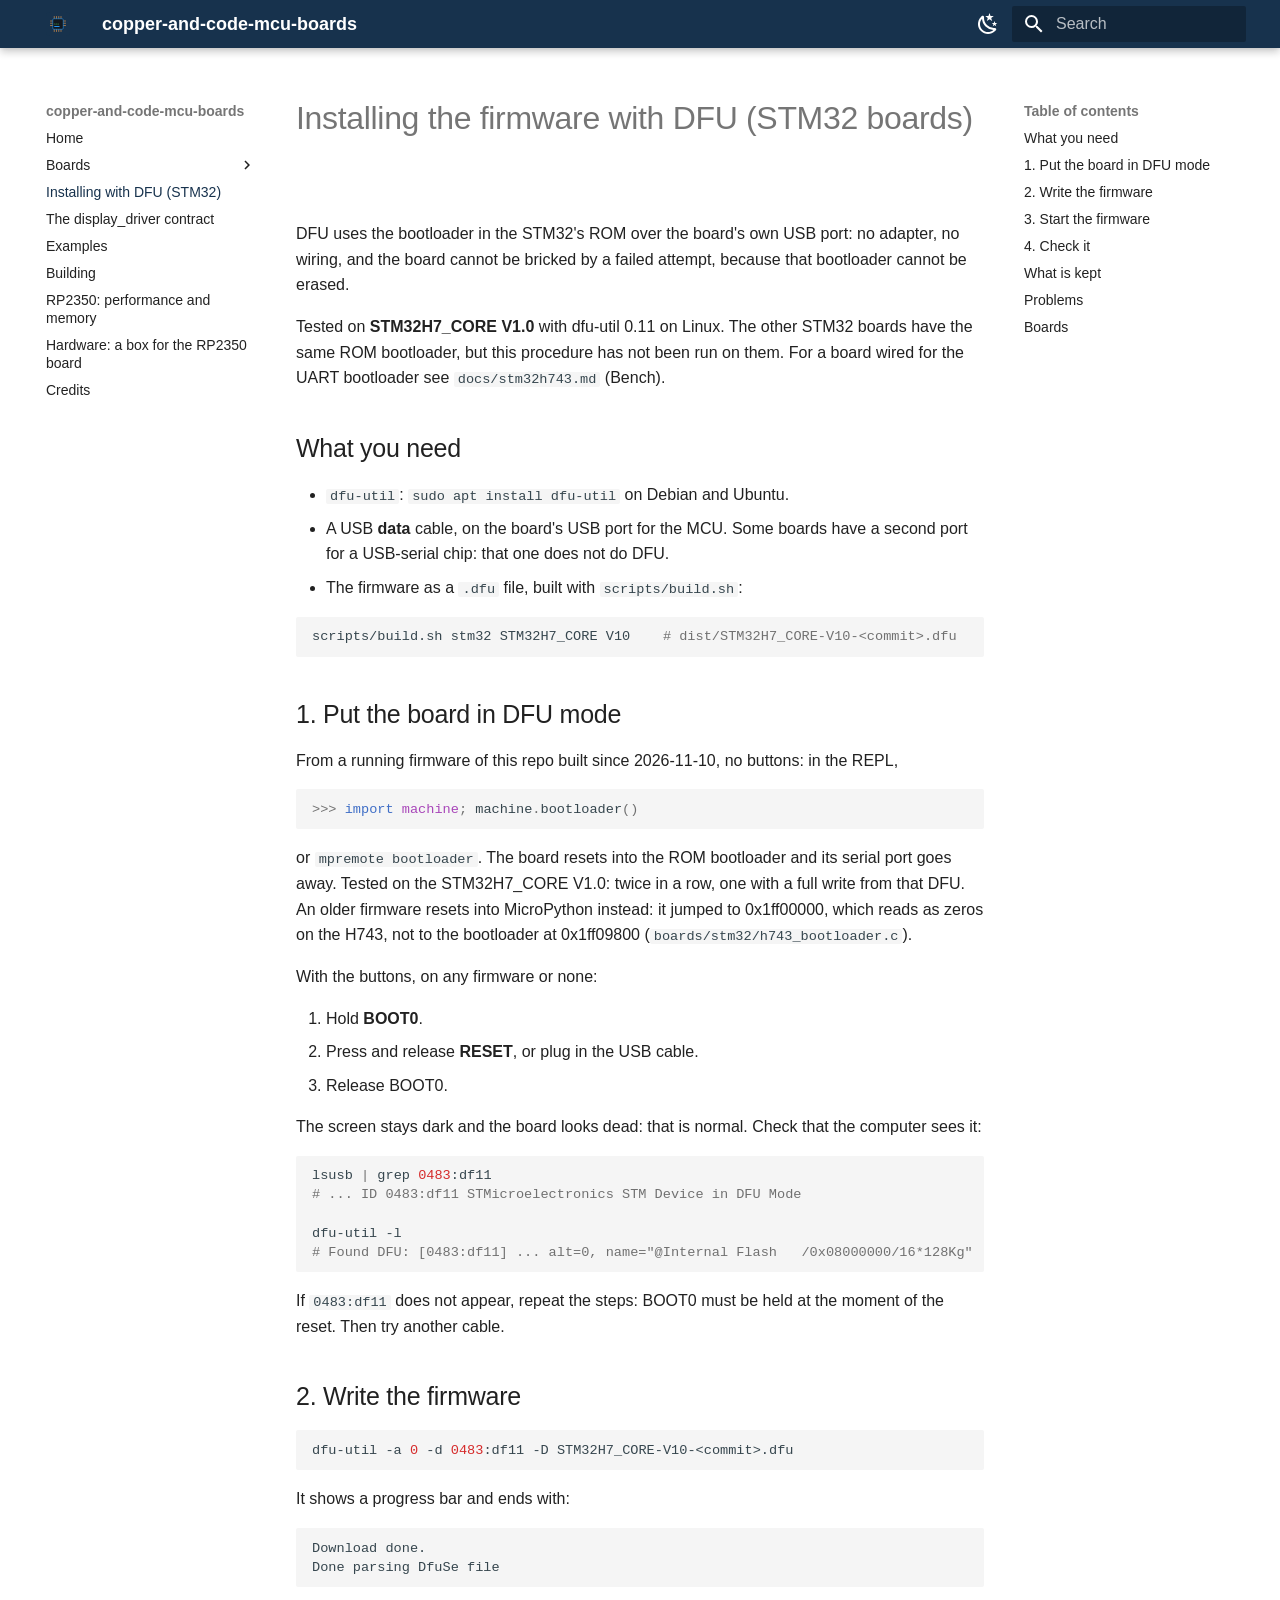
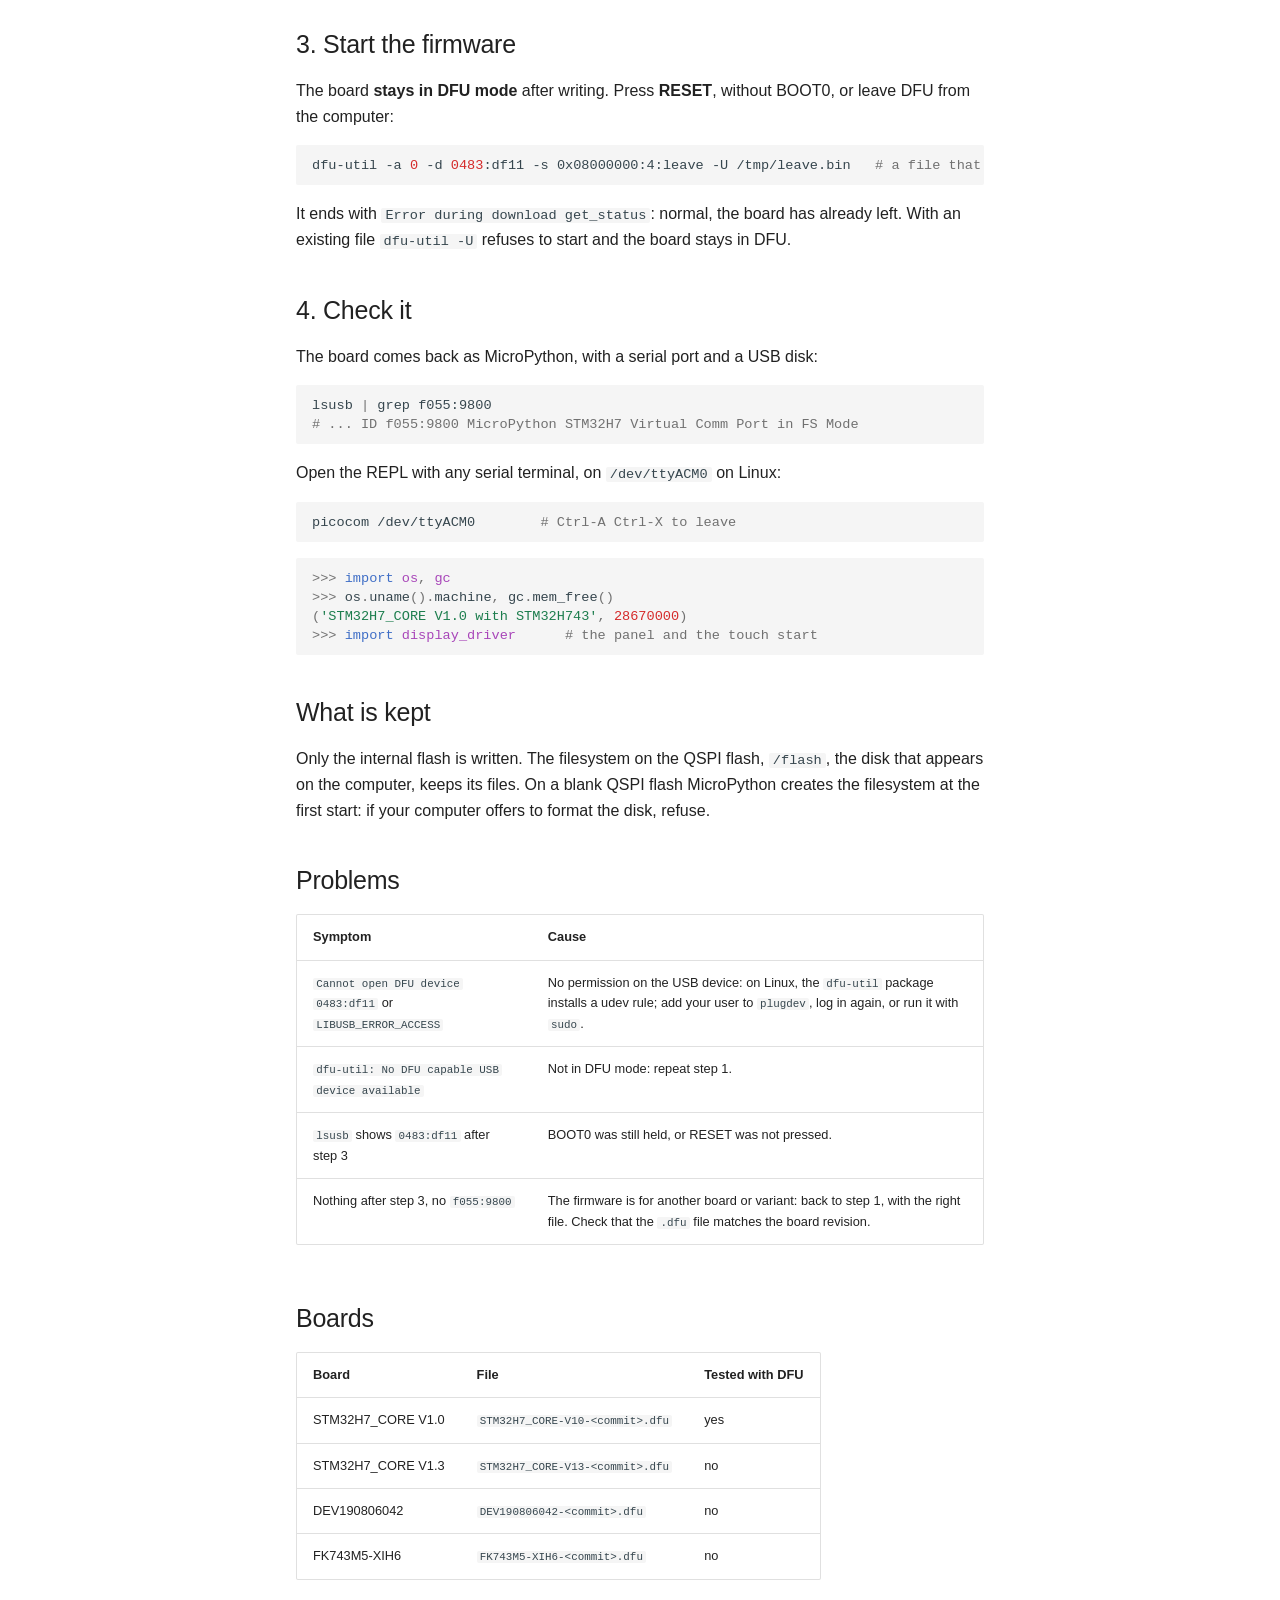
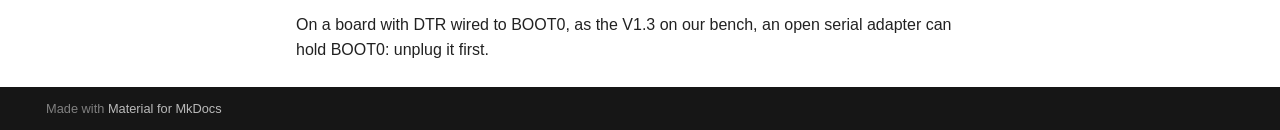
<file: flash-dfu/index.html>
<!doctype html>
<html lang="en" class="no-js">
  <head>
    
      <meta charset="utf-8">
      <meta name="viewport" content="width=device-width,initial-scale=1">
      
        <meta name="description" content="MicroPython and LVGL firmware for microcontroller boards with a touch screen">
      
      
      
        <link rel="canonical" href="https://copper-and-code.github.io/copper-and-code-mcu-boards/flash-dfu/">
      
      
        <link rel="prev" href="../esp32-4848s040/">
      
      
        <link rel="next" href="../display-driver/">
      
      
        
      
      
      <link rel="icon" href="../images/logo.svg">
      <meta name="generator" content="mkdocs-1.6.1, mkdocs-material-9.8.1">
    
    
      
        <title>Installing with DFU (STM32) - copper-and-code-mcu-boards</title>
      
    
    
      <link rel="stylesheet" href="../assets/stylesheets/main.57a0d79d.min.css">
      
        
        <link rel="stylesheet" href="../assets/stylesheets/palette.fb2fffe2.min.css">
      
      


    
    
      
    
    
      
    
    
      <link rel="stylesheet" href="../stylesheets/site.css">
    
    <script>__md_scope=new URL("..",location),__md_hash=e=>[...e].reduce(((e,_)=>(e<<5)-e+_.charCodeAt(0)),0),__md_get=(e,_=localStorage,t=__md_scope)=>JSON.parse(_.getItem(t.pathname+"."+e)),__md_set=(e,_,t=localStorage,a=__md_scope)=>{try{t.setItem(a.pathname+"."+e,JSON.stringify(_))}catch(e){}}</script>
    
      

    
    
  </head>
  
  
    
    
      
    
    
    
    
    <body dir="ltr" data-md-color-scheme="default" data-md-color-primary="custom" data-md-color-accent="custom">
  
    
    <input class="md-toggle" data-md-toggle="drawer" type="checkbox" id="__drawer" autocomplete="off">
    <input class="md-toggle" data-md-toggle="search" type="checkbox" id="__search" autocomplete="off">
    <label class="md-overlay" for="__drawer"></label>
    <div data-md-component="skip">
      
        
        <a href="#installing-the-firmware-with-dfu-stm32-boards" class="md-skip">
          Skip to content
        </a>
      
    </div>
    <div data-md-component="announce">
      
    </div>
    
    
      

  

<header class="md-header md-header--shadow" data-md-component="header">
  <nav class="md-header__inner md-grid" aria-label="Header">
    <a href=".." title="copper-and-code-mcu-boards" class="md-header__button md-logo" aria-label="copper-and-code-mcu-boards" data-md-component="logo">
      
  <img src="../images/logo.svg" alt="logo">

    </a>
    <label class="md-header__button md-icon" for="__drawer">
      
      <svg xmlns="http://www.w3.org/2000/svg" viewBox="0 0 24 24"><path d="M3 6h18v2H3zm0 5h18v2H3zm0 5h18v2H3z"/></svg>
    </label>
    <div class="md-header__title" data-md-component="header-title">
      <div class="md-header__ellipsis">
        <div class="md-header__topic">
          <span class="md-ellipsis">
            copper-and-code-mcu-boards
          </span>
        </div>
        <div class="md-header__topic" data-md-component="header-topic">
          <span class="md-ellipsis">
            
              Installing with DFU (STM32)
            
          </span>
        </div>
      </div>
    </div>
    
      
        <form class="md-header__option" data-md-component="palette">
  
    
    
    
    <input class="md-option" data-md-color-media="(prefers-color-scheme: light)" data-md-color-scheme="default" data-md-color-primary="custom" data-md-color-accent="custom"  aria-label="Switch to dark mode"  type="radio" name="__palette" id="__palette_0">
    
      <label class="md-header__button md-icon" title="Switch to dark mode" for="__palette_1" hidden>
        <svg xmlns="http://www.w3.org/2000/svg" viewBox="0 0 24 24"><path d="m17.75 4.09-2.53 1.94.91 3.06-2.63-1.81-2.63 1.81.91-3.06-2.53-1.94L12.44 4l1.06-3 1.06 3zm3.5 6.91-1.64 1.25.59 1.98-1.7-1.17-1.7 1.17.59-1.98L15.75 11l2.06-.05L18.5 9l.69 1.95zm-2.28 4.95c.83-.08 1.72 1.1 1.19 1.85-.32.45-.66.87-1.08 1.27C15.17 23 8.84 23 4.94 19.07c-3.91-3.9-3.91-10.24 0-14.14.4-.4.82-.76 1.27-1.08.75-.53 1.93.36 1.85 1.19-.27 2.86.69 5.83 2.89 8.02a9.96 9.96 0 0 0 8.02 2.89m-1.64 2.02a12.08 12.08 0 0 1-7.8-3.47c-2.17-2.19-3.33-5-3.49-7.82-2.81 3.14-2.7 7.96.31 10.98 3.02 3.01 7.84 3.12 10.98.31"/></svg>
      </label>
    
  
    
    
    
    <input class="md-option" data-md-color-media="(prefers-color-scheme: dark)" data-md-color-scheme="slate" data-md-color-primary="custom" data-md-color-accent="custom"  aria-label="Switch to light mode"  type="radio" name="__palette" id="__palette_1">
    
      <label class="md-header__button md-icon" title="Switch to light mode" for="__palette_0" hidden>
        <svg xmlns="http://www.w3.org/2000/svg" viewBox="0 0 24 24"><path d="M12 7a5 5 0 0 1 5 5 5 5 0 0 1-5 5 5 5 0 0 1-5-5 5 5 0 0 1 5-5m0 2a3 3 0 0 0-3 3 3 3 0 0 0 3 3 3 3 0 0 0 3-3 3 3 0 0 0-3-3m0-7 2.39 3.42C13.65 5.15 12.84 5 12 5s-1.65.15-2.39.42zM3.34 7l4.16-.35A7.2 7.2 0 0 0 5.94 8.5c-.44.74-.69 1.5-.83 2.29zm.02 10 1.76-3.77a7.131 7.131 0 0 0 2.38 4.14zM20.65 7l-1.77 3.79a7.02 7.02 0 0 0-2.38-4.15zm-.01 10-4.14.36c.59-.51 1.12-1.14 1.54-1.86.42-.73.69-1.5.83-2.29zM12 22l-2.41-3.44c.74.27 1.55.44 2.41.44.82 0 1.63-.17 2.37-.44z"/></svg>
      </label>
    
  
</form>
      
    
    
      <script>var palette=__md_get("__palette");if(palette&&palette.color){if("(prefers-color-scheme)"===palette.color.media){var media=matchMedia("(prefers-color-scheme: light)"),input=document.querySelector(media.matches?"[data-md-color-media='(prefers-color-scheme: light)']":"[data-md-color-media='(prefers-color-scheme: dark)']");palette.color.media=input.getAttribute("data-md-color-media"),palette.color.scheme=input.getAttribute("data-md-color-scheme"),palette.color.primary=input.getAttribute("data-md-color-primary"),palette.color.accent=input.getAttribute("data-md-color-accent")}for(var[key,value]of Object.entries(palette.color))document.body.setAttribute("data-md-color-"+key,value)}</script>
    
    
    
      
      
        <label class="md-header__button md-icon" for="__search">
          
          <svg xmlns="http://www.w3.org/2000/svg" viewBox="0 0 24 24"><path d="M9.5 3A6.5 6.5 0 0 1 16 9.5c0 1.61-.59 3.09-1.56 4.23l.27.27h.79l5 5-1.5 1.5-5-5v-.79l-.27-.27A6.52 6.52 0 0 1 9.5 16 6.5 6.5 0 0 1 3 9.5 6.5 6.5 0 0 1 9.5 3m0 2C7 5 5 7 5 9.5S7 14 9.5 14 14 12 14 9.5 12 5 9.5 5"/></svg>
        </label>
        <div class="md-search" data-md-component="search" role="dialog">
  <label class="md-search__overlay" for="__search"></label>
  <div class="md-search__inner" role="search">
    <form class="md-search__form" name="search">
      <input type="text" class="md-search__input" name="query" aria-label="Search" placeholder="Search" autocapitalize="off" autocorrect="off" autocomplete="off" spellcheck="false" data-md-component="search-query" required>
      <label class="md-search__icon md-icon" for="__search">
        
        <svg xmlns="http://www.w3.org/2000/svg" viewBox="0 0 24 24"><path d="M9.5 3A6.5 6.5 0 0 1 16 9.5c0 1.61-.59 3.09-1.56 4.23l.27.27h.79l5 5-1.5 1.5-5-5v-.79l-.27-.27A6.52 6.52 0 0 1 9.5 16 6.5 6.5 0 0 1 3 9.5 6.5 6.5 0 0 1 9.5 3m0 2C7 5 5 7 5 9.5S7 14 9.5 14 14 12 14 9.5 12 5 9.5 5"/></svg>
        
        <svg xmlns="http://www.w3.org/2000/svg" viewBox="0 0 24 24"><path d="M20 11v2H8l5.5 5.5-1.42 1.42L4.16 12l7.92-7.92L13.5 5.5 8 11z"/></svg>
      </label>
      <nav class="md-search__options" aria-label="Search">
        
          <a href="javascript:void(0)" class="md-search__icon md-icon" title="Share" aria-label="Share" data-clipboard data-clipboard-text="" data-md-component="search-share" tabindex="-1">
            
            <svg xmlns="http://www.w3.org/2000/svg" viewBox="0 0 24 24"><path d="M18 16.08c-.76 0-1.44.3-1.96.77L8.91 12.7c.05-.23.09-.46.09-.7s-.04-.47-.09-.7l7.05-4.11c.54.5 1.25.81 2.04.81a3 3 0 0 0 3-3 3 3 0 0 0-3-3 3 3 0 0 0-3 3c0 .24.04.47.09.7L8.04 9.81C7.5 9.31 6.79 9 6 9a3 3 0 0 0-3 3 3 3 0 0 0 3 3c.79 0 1.5-.31 2.04-.81l7.12 4.15c-.05.21-.08.43-.08.66 0 1.61 1.31 2.91 2.92 2.91s2.92-1.3 2.92-2.91A2.92 2.92 0 0 0 18 16.08"/></svg>
          </a>
        
        <button type="reset" class="md-search__icon md-icon" title="Clear" aria-label="Clear" tabindex="-1">
          
          <svg xmlns="http://www.w3.org/2000/svg" viewBox="0 0 24 24"><path d="M19 6.41 17.59 5 12 10.59 6.41 5 5 6.41 10.59 12 5 17.59 6.41 19 12 13.41 17.59 19 19 17.59 13.41 12z"/></svg>
        </button>
      </nav>
      
    </form>
    <div class="md-search__output">
      <div class="md-search__scrollwrap" tabindex="0" data-md-scrollfix>
        <div class="md-search-result" data-md-component="search-result">
          <div class="md-search-result__meta">
            Initializing search
          </div>
          <ol class="md-search-result__list" role="presentation"></ol>
        </div>
      </div>
    </div>
  </div>
</div>
      
    
    
  </nav>
  
</header>
    
    <div class="md-container" data-md-component="container">
      
      
        
          
        
      
      <main class="md-main" data-md-component="main">
        <div class="md-main__inner md-grid">
          
            
              
              <div class="md-sidebar md-sidebar--primary" data-md-component="sidebar" data-md-type="navigation" >
                <div class="md-sidebar__scrollwrap">
                  <div class="md-sidebar__inner">
                    



<nav class="md-nav md-nav--primary" aria-label="Navigation" data-md-level="0">
  <label class="md-nav__title" for="__drawer">
    <a href=".." title="copper-and-code-mcu-boards" class="md-nav__button md-logo" aria-label="copper-and-code-mcu-boards" data-md-component="logo">
      
  <img src="../images/logo.svg" alt="logo">

    </a>
    copper-and-code-mcu-boards
  </label>
  
  <ul class="md-nav__list" data-md-scrollfix>
    
      
      
  
  
  
  
    <li class="md-nav__item">
      <a href=".." class="md-nav__link">
        
  
  
  <span class="md-ellipsis">
    
  
    Home
  

    
  </span>
  
  

      </a>
    </li>
  

    
      
      
  
  
  
  
    
    
    
    
    
    <li class="md-nav__item md-nav__item--nested">
      
        
        
        <input class="md-nav__toggle md-toggle " type="checkbox" id="__nav_2" >
        
          
          <label class="md-nav__link" for="__nav_2" id="__nav_2_label" tabindex="0">
            
  
  
  <span class="md-ellipsis">
    
  
    Boards
  

    
  </span>
  
  

            <span class="md-nav__icon md-icon"></span>
          </label>
        
        <nav class="md-nav" data-md-level="1" aria-labelledby="__nav_2_label" aria-expanded="false">
          <label class="md-nav__title" for="__nav_2">
            <span class="md-nav__icon md-icon"></span>
            
  
    Boards
  

          </label>
          <ul class="md-nav__list" data-md-scrollfix>
            
              
                
  
  
  
  
    <li class="md-nav__item">
      <a href="../boards/rp2350-touch-lcd-4/" class="md-nav__link">
        
  
  
  <span class="md-ellipsis">
    
  
    Waveshare RP2350-Touch-LCD-4
  

    
  </span>
  
  

      </a>
    </li>
  

              
            
              
                
  
  
  
  
    <li class="md-nav__item">
      <a href="../stm32h743/" class="md-nav__link">
        
  
  
  <span class="md-ellipsis">
    
  
    STM32H743 boards
  

    
  </span>
  
  

      </a>
    </li>
  

              
            
              
                
  
  
  
  
    <li class="md-nav__item">
      <a href="../esp32-4848s040/" class="md-nav__link">
        
  
  
  <span class="md-ellipsis">
    
  
    ESP32-4848S040
  

    
  </span>
  
  

      </a>
    </li>
  

              
            
          </ul>
        </nav>
      
    </li>
  

    
      
      
  
  
    
  
  
  
    <li class="md-nav__item md-nav__item--active">
      
      <input class="md-nav__toggle md-toggle" type="checkbox" id="__toc">
      
      
        
      
      
        <label class="md-nav__link md-nav__link--active" for="__toc">
          
  
  
  <span class="md-ellipsis">
    
  
    Installing with DFU (STM32)
  

    
  </span>
  
  

          <span class="md-nav__icon md-icon"></span>
        </label>
      
      <a href="./" class="md-nav__link md-nav__link--active">
        
  
  
  <span class="md-ellipsis">
    
  
    Installing with DFU (STM32)
  

    
  </span>
  
  

      </a>
      
        

<nav class="md-nav md-nav--secondary" aria-label="Table of contents">
  
  
  
    
  
  
    <label class="md-nav__title" for="__toc">
      <span class="md-nav__icon md-icon"></span>
      Table of contents
    </label>
    <ul class="md-nav__list" data-md-component="toc" data-md-scrollfix>
      
        <li class="md-nav__item">
  <a href="#what-you-need" class="md-nav__link">
    <span class="md-ellipsis">
      
        What you need
      
    </span>
  </a>
  
</li>
      
        <li class="md-nav__item">
  <a href="#1-put-the-board-in-dfu-mode" class="md-nav__link">
    <span class="md-ellipsis">
      
        1. Put the board in DFU mode
      
    </span>
  </a>
  
</li>
      
        <li class="md-nav__item">
  <a href="#2-write-the-firmware" class="md-nav__link">
    <span class="md-ellipsis">
      
        2. Write the firmware
      
    </span>
  </a>
  
</li>
      
        <li class="md-nav__item">
  <a href="#3-start-the-firmware" class="md-nav__link">
    <span class="md-ellipsis">
      
        3. Start the firmware
      
    </span>
  </a>
  
</li>
      
        <li class="md-nav__item">
  <a href="#4-check-it" class="md-nav__link">
    <span class="md-ellipsis">
      
        4. Check it
      
    </span>
  </a>
  
</li>
      
        <li class="md-nav__item">
  <a href="#what-is-kept" class="md-nav__link">
    <span class="md-ellipsis">
      
        What is kept
      
    </span>
  </a>
  
</li>
      
        <li class="md-nav__item">
  <a href="#problems" class="md-nav__link">
    <span class="md-ellipsis">
      
        Problems
      
    </span>
  </a>
  
</li>
      
        <li class="md-nav__item">
  <a href="#boards" class="md-nav__link">
    <span class="md-ellipsis">
      
        Boards
      
    </span>
  </a>
  
</li>
      
    </ul>
  
</nav>
      
    </li>
  

    
      
      
  
  
  
  
    <li class="md-nav__item">
      <a href="../display-driver/" class="md-nav__link">
        
  
  
  <span class="md-ellipsis">
    
  
    The display_driver contract
  

    
  </span>
  
  

      </a>
    </li>
  

    
      
      
  
  
  
  
    <li class="md-nav__item">
      <a href="../examples/" class="md-nav__link">
        
  
  
  <span class="md-ellipsis">
    
  
    Examples
  

    
  </span>
  
  

      </a>
    </li>
  

    
      
      
  
  
  
  
    <li class="md-nav__item">
      <a href="../target/" class="md-nav__link">
        
  
  
  <span class="md-ellipsis">
    
  
    Building
  

    
  </span>
  
  

      </a>
    </li>
  

    
      
      
  
  
  
  
    <li class="md-nav__item">
      <a href="../rp2350-touch-lcd4/" class="md-nav__link">
        
  
  
  <span class="md-ellipsis">
    
  
    RP2350: performance and memory
  

    
  </span>
  
  

      </a>
    </li>
  

    
      
      
  
  
  
  
    <li class="md-nav__item">
      <a href="../hardware/rp2350-touch-lcd4-box/" class="md-nav__link">
        
  
  
  <span class="md-ellipsis">
    
  
    Hardware: a box for the RP2350 board
  

    
  </span>
  
  

      </a>
    </li>
  

    
      
      
  
  
  
  
    <li class="md-nav__item">
      <a href="../CREDITS/" class="md-nav__link">
        
  
  
  <span class="md-ellipsis">
    
  
    Credits
  

    
  </span>
  
  

      </a>
    </li>
  

    
  </ul>
</nav>
                  </div>
                </div>
              </div>
            
            
              
              <div class="md-sidebar md-sidebar--secondary" data-md-component="sidebar" data-md-type="toc" >
                <div class="md-sidebar__scrollwrap">
                  <div class="md-sidebar__inner">
                    

<nav class="md-nav md-nav--secondary" aria-label="Table of contents">
  
  
  
    
  
  
    <label class="md-nav__title" for="__toc">
      <span class="md-nav__icon md-icon"></span>
      Table of contents
    </label>
    <ul class="md-nav__list" data-md-component="toc" data-md-scrollfix>
      
        <li class="md-nav__item">
  <a href="#what-you-need" class="md-nav__link">
    <span class="md-ellipsis">
      
        What you need
      
    </span>
  </a>
  
</li>
      
        <li class="md-nav__item">
  <a href="#1-put-the-board-in-dfu-mode" class="md-nav__link">
    <span class="md-ellipsis">
      
        1. Put the board in DFU mode
      
    </span>
  </a>
  
</li>
      
        <li class="md-nav__item">
  <a href="#2-write-the-firmware" class="md-nav__link">
    <span class="md-ellipsis">
      
        2. Write the firmware
      
    </span>
  </a>
  
</li>
      
        <li class="md-nav__item">
  <a href="#3-start-the-firmware" class="md-nav__link">
    <span class="md-ellipsis">
      
        3. Start the firmware
      
    </span>
  </a>
  
</li>
      
        <li class="md-nav__item">
  <a href="#4-check-it" class="md-nav__link">
    <span class="md-ellipsis">
      
        4. Check it
      
    </span>
  </a>
  
</li>
      
        <li class="md-nav__item">
  <a href="#what-is-kept" class="md-nav__link">
    <span class="md-ellipsis">
      
        What is kept
      
    </span>
  </a>
  
</li>
      
        <li class="md-nav__item">
  <a href="#problems" class="md-nav__link">
    <span class="md-ellipsis">
      
        Problems
      
    </span>
  </a>
  
</li>
      
        <li class="md-nav__item">
  <a href="#boards" class="md-nav__link">
    <span class="md-ellipsis">
      
        Boards
      
    </span>
  </a>
  
</li>
      
    </ul>
  
</nav>
                  </div>
                </div>
              </div>
            
          
          
            <div class="md-content" data-md-component="content">
              
              <article class="md-content__inner md-typeset">
                
                  



<h1 id="installing-the-firmware-with-dfu-stm32-boards">Installing the firmware with DFU (STM32 boards)<a class="headerlink" href="#installing-the-firmware-with-dfu-stm32-boards" title="Permanent link">&para;</a></h1>
<p>DFU uses the bootloader in the STM32's ROM over the board's own USB port: no adapter, no
wiring, and the board cannot be bricked by a failed attempt, because that bootloader cannot
be erased.</p>
<p>Tested on <strong>STM32H7_CORE V1.0</strong> with dfu-util 0.11 on Linux. The other STM32 boards have
the same ROM bootloader, but this procedure has not been run on them. For a board wired for
the UART bootloader see <code>docs/stm32h743.md</code> (Bench).</p>
<h2 id="what-you-need">What you need<a class="headerlink" href="#what-you-need" title="Permanent link">&para;</a></h2>
<ul>
<li><code>dfu-util</code>: <code>sudo apt install dfu-util</code> on Debian and Ubuntu.</li>
<li>A USB <strong>data</strong> cable, on the board's USB port for the MCU. Some boards have a second port
  for a USB-serial chip: that one does not do DFU.</li>
<li>The firmware as a <code>.dfu</code> file, built with <code>scripts/build.sh</code>:</li>
</ul>
<div class="highlight"><pre><span></span><code>scripts/build.sh<span class="w"> </span>stm32<span class="w"> </span>STM32H7_CORE<span class="w"> </span>V10<span class="w">    </span><span class="c1"># dist/STM32H7_CORE-V10-&lt;commit&gt;.dfu</span>
</code></pre></div>
<h2 id="1-put-the-board-in-dfu-mode">1. Put the board in DFU mode<a class="headerlink" href="#1-put-the-board-in-dfu-mode" title="Permanent link">&para;</a></h2>
<p>From a running firmware of this repo built since 2026-11-10, no buttons: in the REPL,</p>
<div class="highlight"><pre><span></span><code><span class="o">&gt;&gt;&gt;</span> <span class="kn">import</span><span class="w"> </span><span class="nn">machine</span><span class="p">;</span> <span class="n">machine</span><span class="o">.</span><span class="n">bootloader</span><span class="p">()</span>
</code></pre></div>
<p>or <code>mpremote bootloader</code>. The board resets into the ROM bootloader and its serial port
goes away. Tested on the STM32H7_CORE V1.0: twice in a row, one with a full write from that DFU. An older
firmware resets into MicroPython instead: it jumped to 0x1ff00000, which reads as zeros
on the H743, not to the bootloader at 0x1ff09800 (<code>boards/stm32/h743_bootloader.c</code>).</p>
<p>With the buttons, on any firmware or none:</p>
<ol>
<li>Hold <strong>BOOT0</strong>.</li>
<li>Press and release <strong>RESET</strong>, or plug in the USB cable.</li>
<li>Release BOOT0.</li>
</ol>
<p>The screen stays dark and the board looks dead: that is normal. Check that the computer sees it:</p>
<div class="highlight"><pre><span></span><code>lsusb<span class="w"> </span><span class="p">|</span><span class="w"> </span>grep<span class="w"> </span><span class="m">0483</span>:df11
<span class="c1"># ... ID 0483:df11 STMicroelectronics STM Device in DFU Mode</span>

dfu-util<span class="w"> </span>-l
<span class="c1"># Found DFU: [0483:df11] ... alt=0, name="@Internal Flash   /0x08000000/16*128Kg" ...</span>
</code></pre></div>
<p>If <code>0483:df11</code> does not appear, repeat the steps: BOOT0 must be held at the moment of the
reset. Then try another cable.</p>
<h2 id="2-write-the-firmware">2. Write the firmware<a class="headerlink" href="#2-write-the-firmware" title="Permanent link">&para;</a></h2>
<div class="highlight"><pre><span></span><code>dfu-util<span class="w"> </span>-a<span class="w"> </span><span class="m">0</span><span class="w"> </span>-d<span class="w"> </span><span class="m">0483</span>:df11<span class="w"> </span>-D<span class="w"> </span>STM32H7_CORE-V10-&lt;commit&gt;.dfu
</code></pre></div>
<p>It shows a progress bar and ends with:</p>
<div class="highlight"><pre><span></span><code>Download done.
Done parsing DfuSe file
</code></pre></div>
<h2 id="3-start-the-firmware">3. Start the firmware<a class="headerlink" href="#3-start-the-firmware" title="Permanent link">&para;</a></h2>
<p>The board <strong>stays in DFU mode</strong> after writing. Press <strong>RESET</strong>, without BOOT0, or leave
DFU from the computer:</p>
<div class="highlight"><pre><span></span><code>dfu-util<span class="w"> </span>-a<span class="w"> </span><span class="m">0</span><span class="w"> </span>-d<span class="w"> </span><span class="m">0483</span>:df11<span class="w"> </span>-s<span class="w"> </span>0x08000000:4:leave<span class="w"> </span>-U<span class="w"> </span>/tmp/leave.bin<span class="w">   </span><span class="c1"># a file that does not exist yet</span>
</code></pre></div>
<p>It ends with <code>Error during download get_status</code>: normal, the board has already left. With
an existing file <code>dfu-util -U</code> refuses to start and the board stays in DFU.</p>
<h2 id="4-check-it">4. Check it<a class="headerlink" href="#4-check-it" title="Permanent link">&para;</a></h2>
<p>The board comes back as MicroPython, with a serial port and a USB disk:</p>
<div class="highlight"><pre><span></span><code>lsusb<span class="w"> </span><span class="p">|</span><span class="w"> </span>grep<span class="w"> </span>f055:9800
<span class="c1"># ... ID f055:9800 MicroPython STM32H7 Virtual Comm Port in FS Mode</span>
</code></pre></div>
<p>Open the REPL with any serial terminal, on <code>/dev/ttyACM0</code> on Linux:</p>
<div class="highlight"><pre><span></span><code>picocom<span class="w"> </span>/dev/ttyACM0<span class="w">        </span><span class="c1"># Ctrl-A Ctrl-X to leave</span>
</code></pre></div>
<div class="highlight"><pre><span></span><code><span class="o">&gt;&gt;&gt;</span> <span class="kn">import</span><span class="w"> </span><span class="nn">os</span><span class="o">,</span><span class="w"> </span><span class="nn">gc</span>
<span class="o">&gt;&gt;&gt;</span> <span class="n">os</span><span class="o">.</span><span class="n">uname</span><span class="p">()</span><span class="o">.</span><span class="n">machine</span><span class="p">,</span> <span class="n">gc</span><span class="o">.</span><span class="n">mem_free</span><span class="p">()</span>
<span class="p">(</span><span class="s1">'STM32H7_CORE V1.0 with STM32H743'</span><span class="p">,</span> <span class="mi">28670000</span><span class="p">)</span>
<span class="o">&gt;&gt;&gt;</span> <span class="kn">import</span><span class="w"> </span><span class="nn">display_driver</span>      <span class="c1"># the panel and the touch start</span>
</code></pre></div>
<h2 id="what-is-kept">What is kept<a class="headerlink" href="#what-is-kept" title="Permanent link">&para;</a></h2>
<p>Only the internal flash is written. The filesystem on the QSPI flash, <code>/flash</code>, the disk
that appears on the computer, keeps its files. On a blank QSPI flash MicroPython creates the
filesystem at the first start: if your computer offers to format the disk, refuse.</p>
<h2 id="problems">Problems<a class="headerlink" href="#problems" title="Permanent link">&para;</a></h2>
<table>
<thead>
<tr>
<th>Symptom</th>
<th>Cause</th>
</tr>
</thead>
<tbody>
<tr>
<td><code>Cannot open DFU device 0483:df11</code> or <code>LIBUSB_ERROR_ACCESS</code></td>
<td>No permission on the USB device: on Linux, the <code>dfu-util</code> package installs a udev rule; add your user to <code>plugdev</code>, log in again, or run it with <code>sudo</code>.</td>
</tr>
<tr>
<td><code>dfu-util: No DFU capable USB device available</code></td>
<td>Not in DFU mode: repeat step 1.</td>
</tr>
<tr>
<td><code>lsusb</code> shows <code>0483:df11</code> after step 3</td>
<td>BOOT0 was still held, or RESET was not pressed.</td>
</tr>
<tr>
<td>Nothing after step 3, no <code>f055:9800</code></td>
<td>The firmware is for another board or variant: back to step 1, with the right file. Check that the <code>.dfu</code> file matches the board revision.</td>
</tr>
</tbody>
</table>
<h2 id="boards">Boards<a class="headerlink" href="#boards" title="Permanent link">&para;</a></h2>
<table>
<thead>
<tr>
<th>Board</th>
<th>File</th>
<th>Tested with DFU</th>
</tr>
</thead>
<tbody>
<tr>
<td>STM32H7_CORE V1.0</td>
<td><code>STM32H7_CORE-V10-&lt;commit&gt;.dfu</code></td>
<td>yes</td>
</tr>
<tr>
<td>STM32H7_CORE V1.3</td>
<td><code>STM32H7_CORE-V13-&lt;commit&gt;.dfu</code></td>
<td>no</td>
</tr>
<tr>
<td>DEV190806042</td>
<td><code>DEV190806042-&lt;commit&gt;.dfu</code></td>
<td>no</td>
</tr>
<tr>
<td>FK743M5-XIH6</td>
<td><code>FK743M5-XIH6-&lt;commit&gt;.dfu</code></td>
<td>no</td>
</tr>
</tbody>
</table>
<p>On a board with DTR wired to BOOT0, as the V1.3 on our bench, an open serial adapter can hold
BOOT0: unplug it first.</p>












                
              </article>
            </div>
          
          
<script>var target=document.getElementById(location.hash.slice(1));target&&target.name&&(target.checked=target.name.startsWith("__tabbed_"))</script>
        </div>
        
          <button type="button" class="md-top md-icon" data-md-component="top" hidden>
  
  <svg xmlns="http://www.w3.org/2000/svg" viewBox="0 0 24 24"><path d="M13 20h-2V8l-5.5 5.5-1.42-1.42L12 4.16l7.92 7.92-1.42 1.42L13 8z"/></svg>
  Back to top
</button>
        
      </main>
      
        <footer class="md-footer">
  
  <div class="md-footer-meta md-typeset">
    <div class="md-footer-meta__inner md-grid">
      <div class="md-copyright">
  
  
    Made with
    <a href="https://squidfunk.github.io/mkdocs-material/" target="_blank" rel="noopener">
      Material for MkDocs
    </a>
  
</div>
      
    </div>
  </div>
</footer>
      
    </div>
    <div class="md-dialog" data-md-component="dialog">
      <div class="md-dialog__inner md-typeset"></div>
    </div>
    
    
    
      
      
      <script id="__config" type="application/json">{"annotate": null, "base": "..", "features": ["navigation.top", "navigation.tracking", "search.highlight", "search.share"], "search": "../assets/javascripts/workers/search.a7633da7.min.js", "tags": null, "translations": {"clipboard.copied": "Copied to clipboard", "clipboard.copy": "Copy to clipboard", "search.result.more.one": "1 more on this page", "search.result.more.other": "# more on this page", "search.result.none": "No matching documents", "search.result.one": "1 matching document", "search.result.other": "# matching documents", "search.result.placeholder": "Type to start searching", "search.result.term.missing": "Missing", "select.version": "Select version"}, "version": null}</script>
    
    
      <script src="../assets/javascripts/bundle.a5f9d56c.min.js"></script>
      
    
  </body>
</html>
</file>
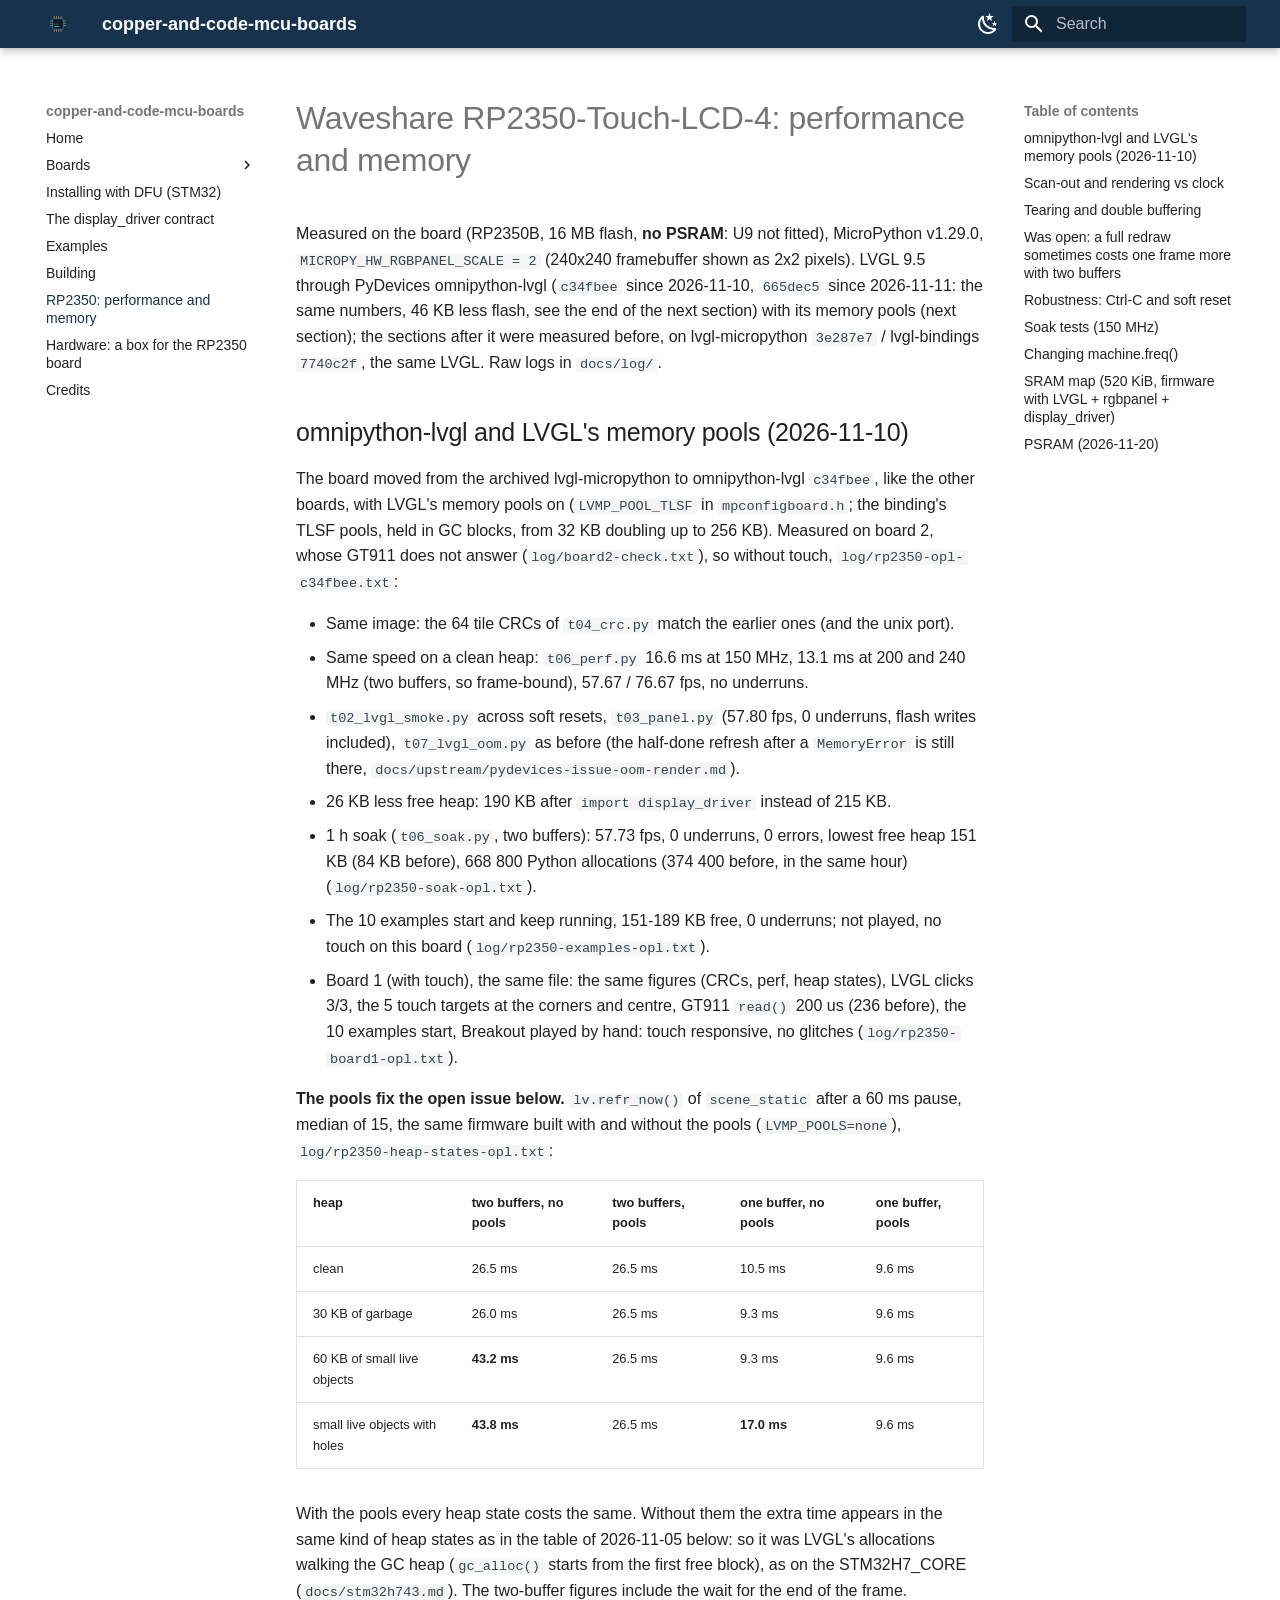
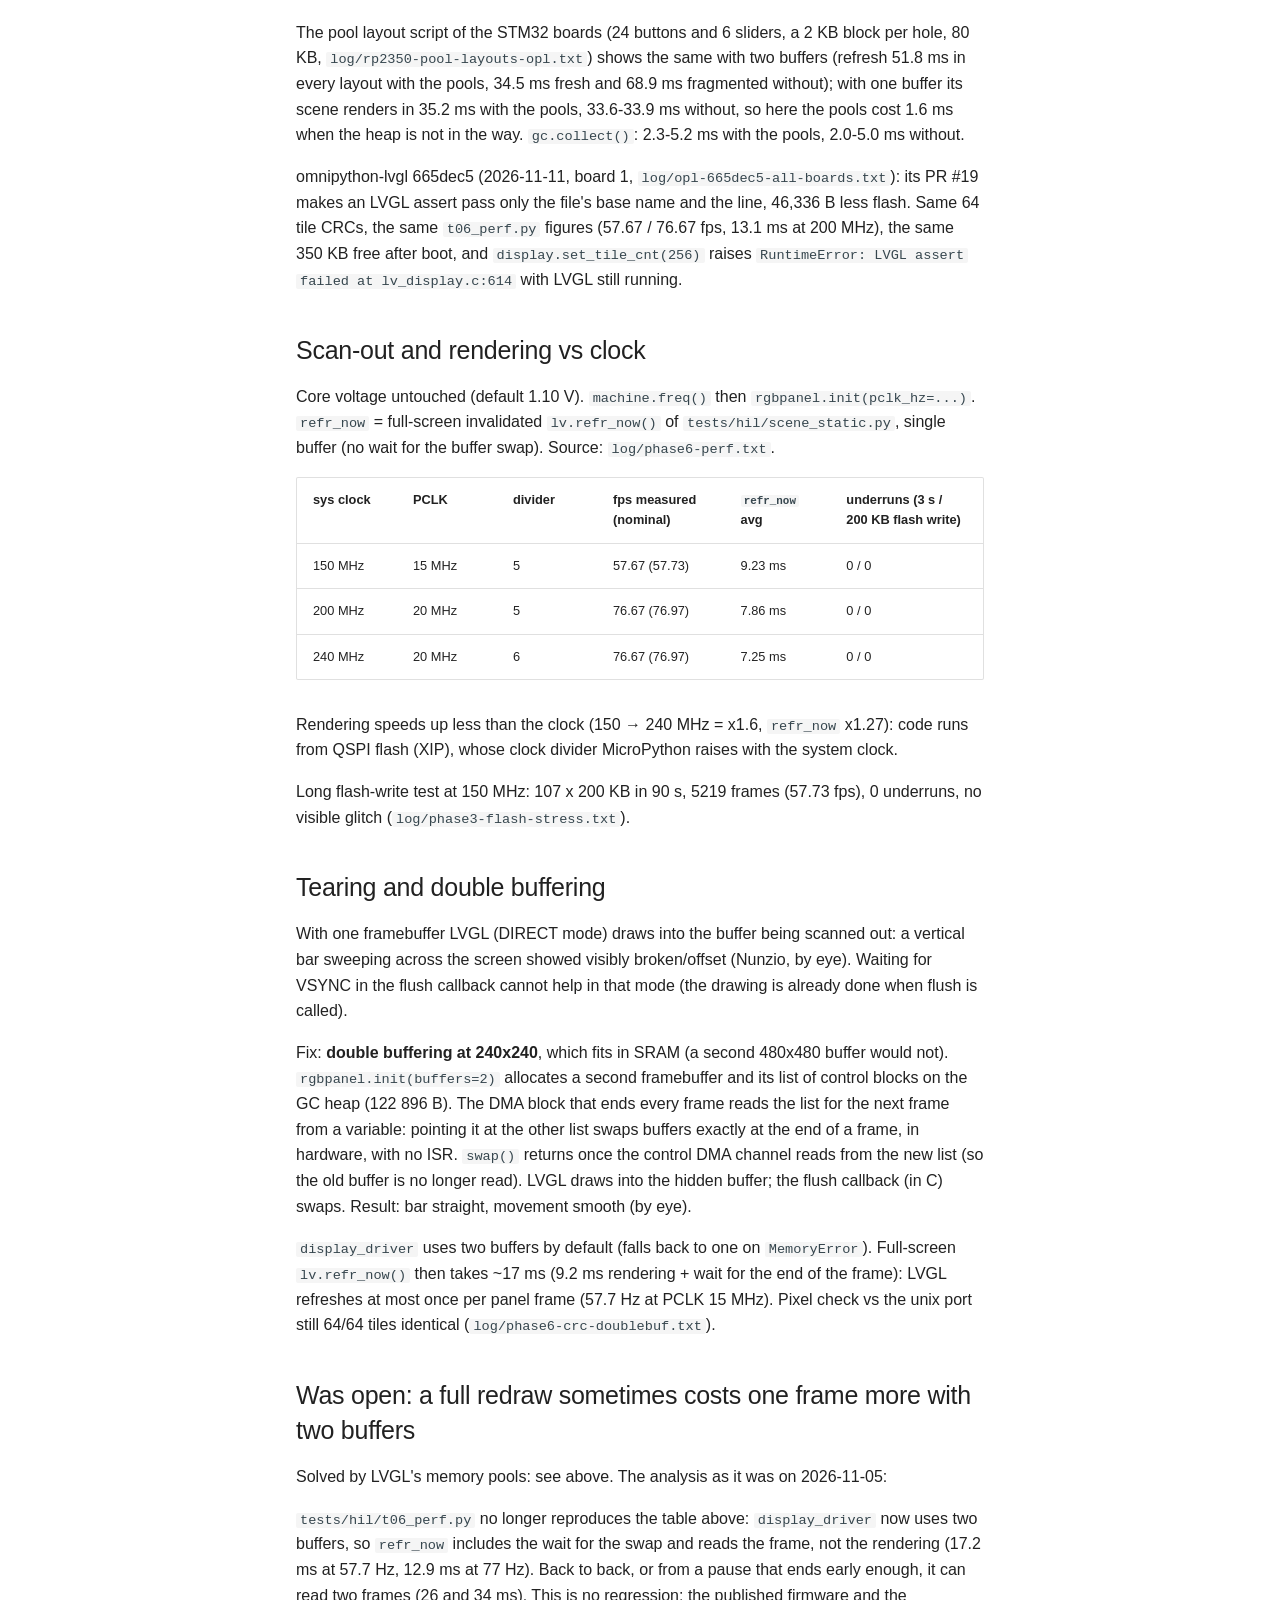
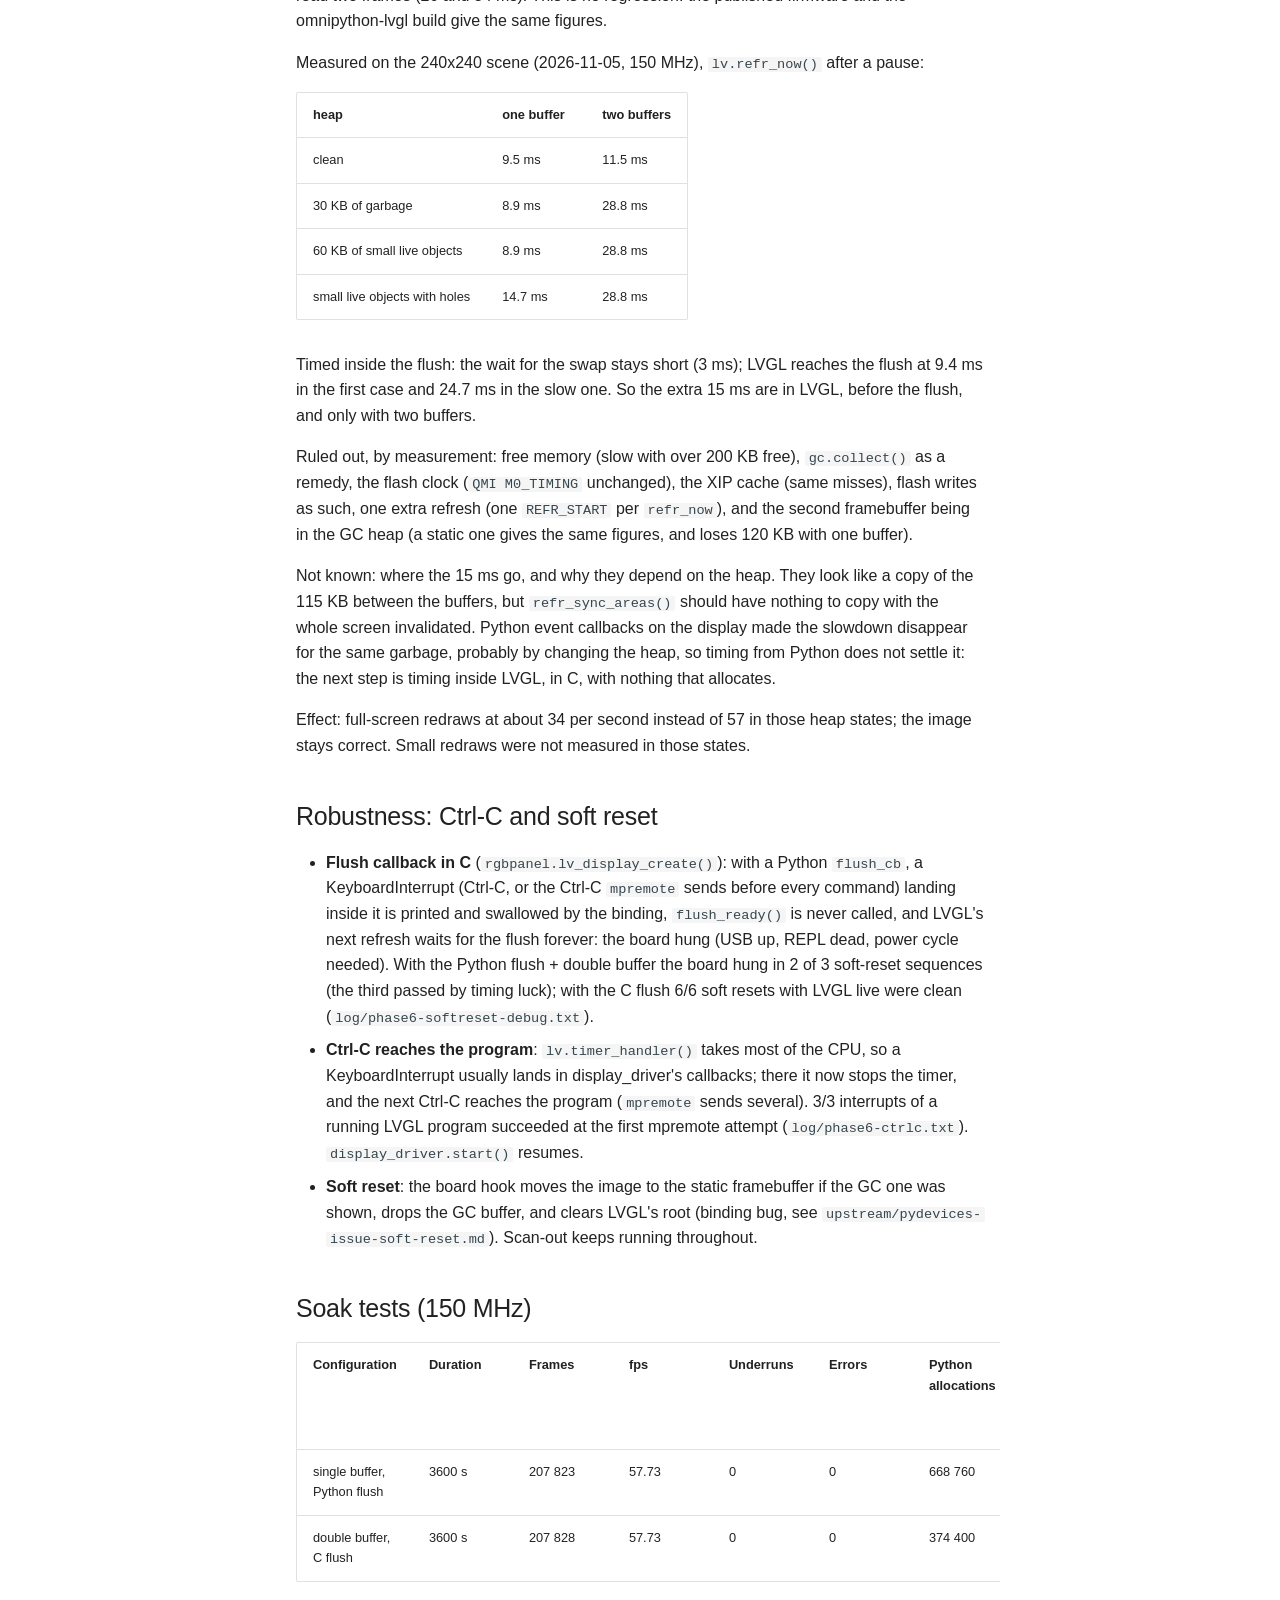
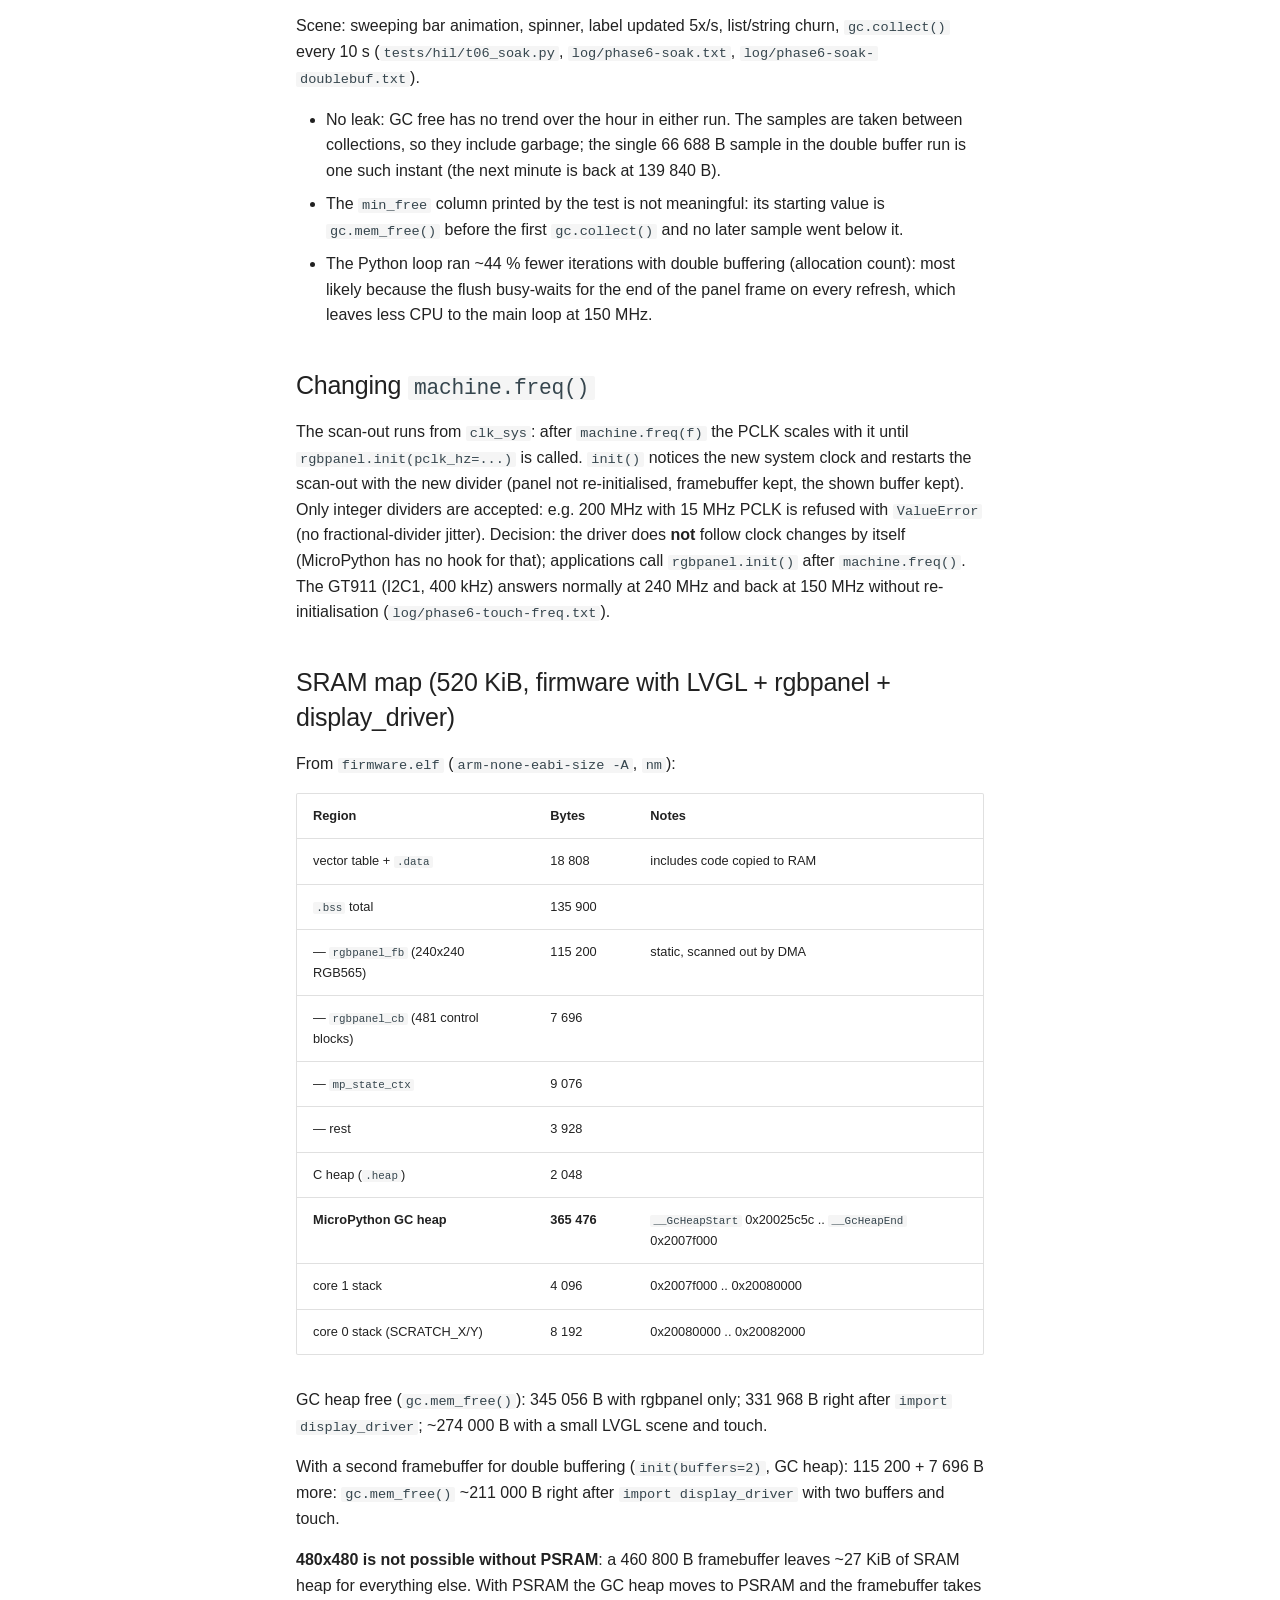
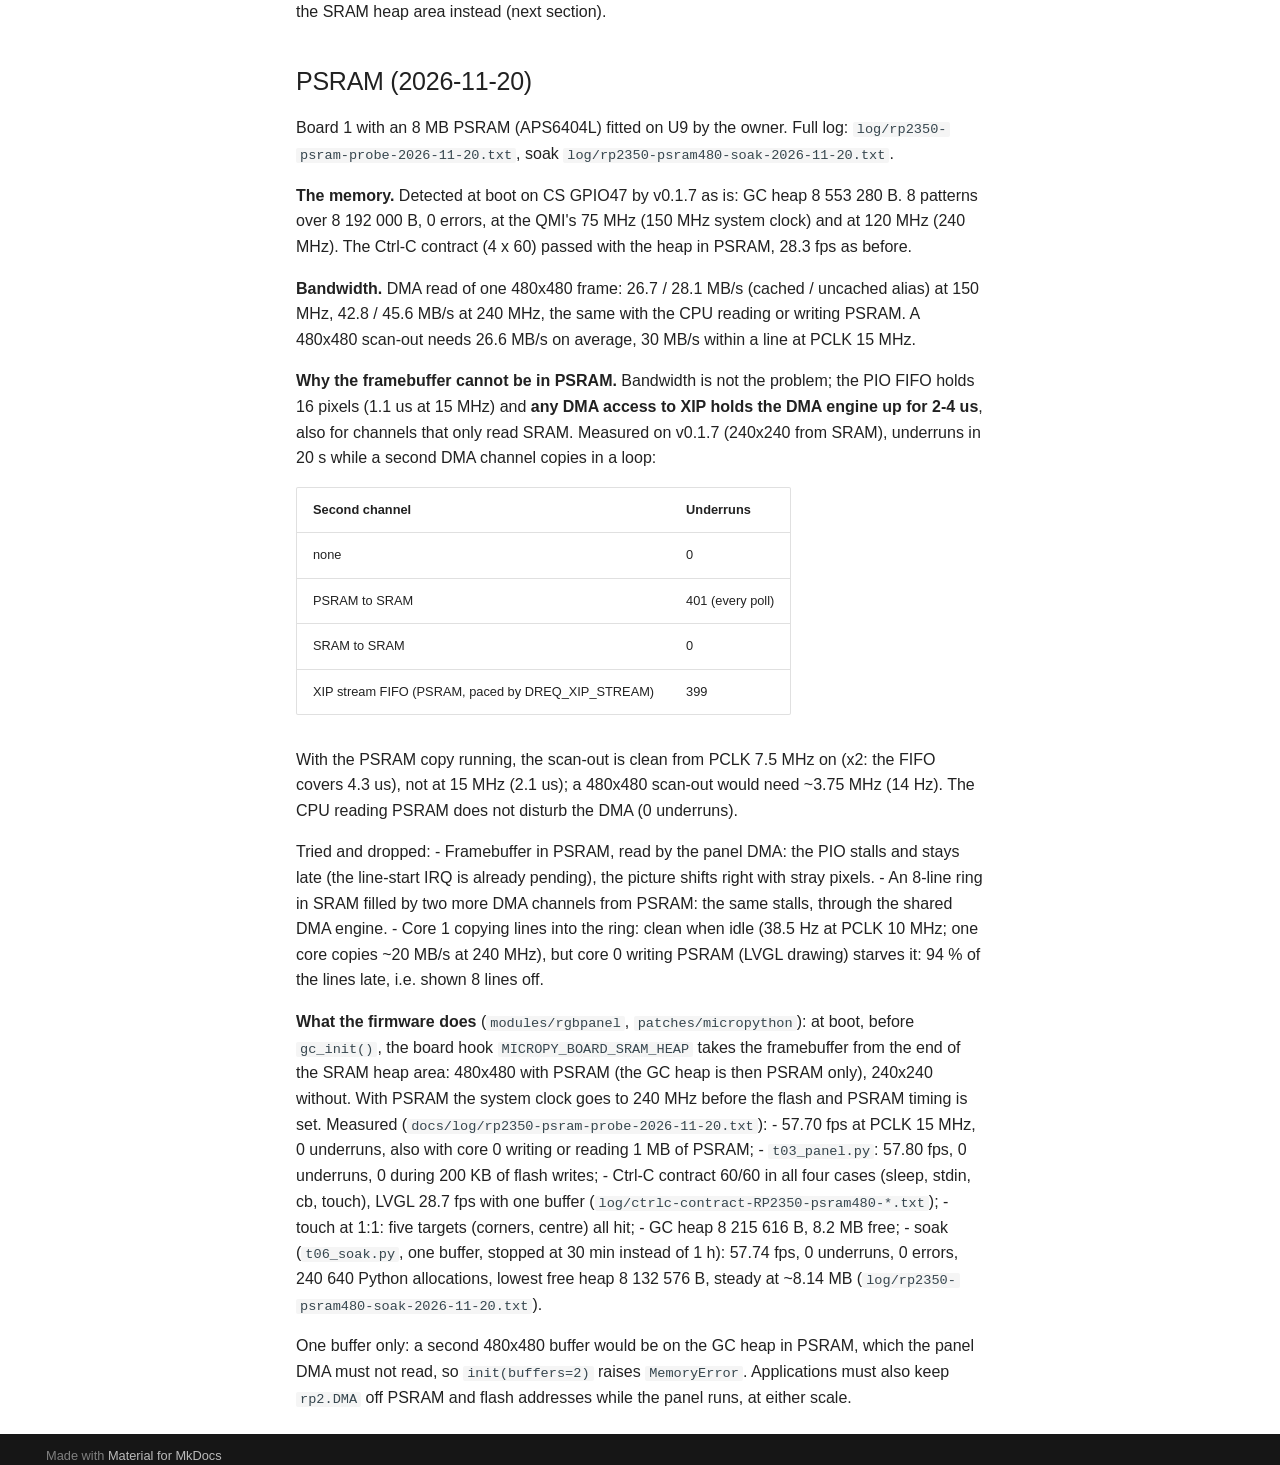
<file: rp2350-touch-lcd4/index.html>
<!doctype html>
<html lang="en" class="no-js">
  <head>
    
      <meta charset="utf-8">
      <meta name="viewport" content="width=device-width,initial-scale=1">
      
        <meta name="description" content="MicroPython and LVGL firmware for microcontroller boards with a touch screen">
      
      
      
        <link rel="canonical" href="https://copper-and-code.github.io/copper-and-code-mcu-boards/rp2350-touch-lcd4/">
      
      
        <link rel="prev" href="../target/">
      
      
        <link rel="next" href="../hardware/rp2350-touch-lcd4-box/">
      
      
        
      
      
      <link rel="icon" href="../images/logo.svg">
      <meta name="generator" content="mkdocs-1.6.1, mkdocs-material-9.8.1">
    
    
      
        <title>RP2350: performance and memory - copper-and-code-mcu-boards</title>
      
    
    
      <link rel="stylesheet" href="../assets/stylesheets/main.57a0d79d.min.css">
      
        
        <link rel="stylesheet" href="../assets/stylesheets/palette.fb2fffe2.min.css">
      
      


    
    
      
    
    
      
    
    
      <link rel="stylesheet" href="../stylesheets/site.css">
    
    <script>__md_scope=new URL("..",location),__md_hash=e=>[...e].reduce(((e,_)=>(e<<5)-e+_.charCodeAt(0)),0),__md_get=(e,_=localStorage,t=__md_scope)=>JSON.parse(_.getItem(t.pathname+"."+e)),__md_set=(e,_,t=localStorage,a=__md_scope)=>{try{t.setItem(a.pathname+"."+e,JSON.stringify(_))}catch(e){}}</script>
    
      

    
    
  </head>
  
  
    
    
      
    
    
    
    
    <body dir="ltr" data-md-color-scheme="default" data-md-color-primary="custom" data-md-color-accent="custom">
  
    
    <input class="md-toggle" data-md-toggle="drawer" type="checkbox" id="__drawer" autocomplete="off">
    <input class="md-toggle" data-md-toggle="search" type="checkbox" id="__search" autocomplete="off">
    <label class="md-overlay" for="__drawer"></label>
    <div data-md-component="skip">
      
        
        <a href="#waveshare-rp2350-touch-lcd-4-performance-and-memory" class="md-skip">
          Skip to content
        </a>
      
    </div>
    <div data-md-component="announce">
      
    </div>
    
    
      

  

<header class="md-header md-header--shadow" data-md-component="header">
  <nav class="md-header__inner md-grid" aria-label="Header">
    <a href=".." title="copper-and-code-mcu-boards" class="md-header__button md-logo" aria-label="copper-and-code-mcu-boards" data-md-component="logo">
      
  <img src="../images/logo.svg" alt="logo">

    </a>
    <label class="md-header__button md-icon" for="__drawer">
      
      <svg xmlns="http://www.w3.org/2000/svg" viewBox="0 0 24 24"><path d="M3 6h18v2H3zm0 5h18v2H3zm0 5h18v2H3z"/></svg>
    </label>
    <div class="md-header__title" data-md-component="header-title">
      <div class="md-header__ellipsis">
        <div class="md-header__topic">
          <span class="md-ellipsis">
            copper-and-code-mcu-boards
          </span>
        </div>
        <div class="md-header__topic" data-md-component="header-topic">
          <span class="md-ellipsis">
            
              RP2350: performance and memory
            
          </span>
        </div>
      </div>
    </div>
    
      
        <form class="md-header__option" data-md-component="palette">
  
    
    
    
    <input class="md-option" data-md-color-media="(prefers-color-scheme: light)" data-md-color-scheme="default" data-md-color-primary="custom" data-md-color-accent="custom"  aria-label="Switch to dark mode"  type="radio" name="__palette" id="__palette_0">
    
      <label class="md-header__button md-icon" title="Switch to dark mode" for="__palette_1" hidden>
        <svg xmlns="http://www.w3.org/2000/svg" viewBox="0 0 24 24"><path d="m17.75 4.09-2.53 1.94.91 3.06-2.63-1.81-2.63 1.81.91-3.06-2.53-1.94L12.44 4l1.06-3 1.06 3zm3.5 6.91-1.64 1.25.59 1.98-1.7-1.17-1.7 1.17.59-1.98L15.75 11l2.06-.05L18.5 9l.69 1.95zm-2.28 4.95c.83-.08 1.72 1.1 1.19 1.85-.32.45-.66.87-1.08 1.27C15.17 23 8.84 23 4.94 19.07c-3.91-3.9-3.91-10.24 0-14.14.4-.4.82-.76 1.27-1.08.75-.53 1.93.36 1.85 1.19-.27 2.86.69 5.83 2.89 8.02a9.96 9.96 0 0 0 8.02 2.89m-1.64 2.02a12.08 12.08 0 0 1-7.8-3.47c-2.17-2.19-3.33-5-3.49-7.82-2.81 3.14-2.7 7.96.31 10.98 3.02 3.01 7.84 3.12 10.98.31"/></svg>
      </label>
    
  
    
    
    
    <input class="md-option" data-md-color-media="(prefers-color-scheme: dark)" data-md-color-scheme="slate" data-md-color-primary="custom" data-md-color-accent="custom"  aria-label="Switch to light mode"  type="radio" name="__palette" id="__palette_1">
    
      <label class="md-header__button md-icon" title="Switch to light mode" for="__palette_0" hidden>
        <svg xmlns="http://www.w3.org/2000/svg" viewBox="0 0 24 24"><path d="M12 7a5 5 0 0 1 5 5 5 5 0 0 1-5 5 5 5 0 0 1-5-5 5 5 0 0 1 5-5m0 2a3 3 0 0 0-3 3 3 3 0 0 0 3 3 3 3 0 0 0 3-3 3 3 0 0 0-3-3m0-7 2.39 3.42C13.65 5.15 12.84 5 12 5s-1.65.15-2.39.42zM3.34 7l4.16-.35A7.2 7.2 0 0 0 5.94 8.5c-.44.74-.69 1.5-.83 2.29zm.02 10 1.76-3.77a7.131 7.131 0 0 0 2.38 4.14zM20.65 7l-1.77 3.79a7.02 7.02 0 0 0-2.38-4.15zm-.01 10-4.14.36c.59-.51 1.12-1.14 1.54-1.86.42-.73.69-1.5.83-2.29zM12 22l-2.41-3.44c.74.27 1.55.44 2.41.44.82 0 1.63-.17 2.37-.44z"/></svg>
      </label>
    
  
</form>
      
    
    
      <script>var palette=__md_get("__palette");if(palette&&palette.color){if("(prefers-color-scheme)"===palette.color.media){var media=matchMedia("(prefers-color-scheme: light)"),input=document.querySelector(media.matches?"[data-md-color-media='(prefers-color-scheme: light)']":"[data-md-color-media='(prefers-color-scheme: dark)']");palette.color.media=input.getAttribute("data-md-color-media"),palette.color.scheme=input.getAttribute("data-md-color-scheme"),palette.color.primary=input.getAttribute("data-md-color-primary"),palette.color.accent=input.getAttribute("data-md-color-accent")}for(var[key,value]of Object.entries(palette.color))document.body.setAttribute("data-md-color-"+key,value)}</script>
    
    
    
      
      
        <label class="md-header__button md-icon" for="__search">
          
          <svg xmlns="http://www.w3.org/2000/svg" viewBox="0 0 24 24"><path d="M9.5 3A6.5 6.5 0 0 1 16 9.5c0 1.61-.59 3.09-1.56 4.23l.27.27h.79l5 5-1.5 1.5-5-5v-.79l-.27-.27A6.52 6.52 0 0 1 9.5 16 6.5 6.5 0 0 1 3 9.5 6.5 6.5 0 0 1 9.5 3m0 2C7 5 5 7 5 9.5S7 14 9.5 14 14 12 14 9.5 12 5 9.5 5"/></svg>
        </label>
        <div class="md-search" data-md-component="search" role="dialog">
  <label class="md-search__overlay" for="__search"></label>
  <div class="md-search__inner" role="search">
    <form class="md-search__form" name="search">
      <input type="text" class="md-search__input" name="query" aria-label="Search" placeholder="Search" autocapitalize="off" autocorrect="off" autocomplete="off" spellcheck="false" data-md-component="search-query" required>
      <label class="md-search__icon md-icon" for="__search">
        
        <svg xmlns="http://www.w3.org/2000/svg" viewBox="0 0 24 24"><path d="M9.5 3A6.5 6.5 0 0 1 16 9.5c0 1.61-.59 3.09-1.56 4.23l.27.27h.79l5 5-1.5 1.5-5-5v-.79l-.27-.27A6.52 6.52 0 0 1 9.5 16 6.5 6.5 0 0 1 3 9.5 6.5 6.5 0 0 1 9.5 3m0 2C7 5 5 7 5 9.5S7 14 9.5 14 14 12 14 9.5 12 5 9.5 5"/></svg>
        
        <svg xmlns="http://www.w3.org/2000/svg" viewBox="0 0 24 24"><path d="M20 11v2H8l5.5 5.5-1.42 1.42L4.16 12l7.92-7.92L13.5 5.5 8 11z"/></svg>
      </label>
      <nav class="md-search__options" aria-label="Search">
        
          <a href="javascript:void(0)" class="md-search__icon md-icon" title="Share" aria-label="Share" data-clipboard data-clipboard-text="" data-md-component="search-share" tabindex="-1">
            
            <svg xmlns="http://www.w3.org/2000/svg" viewBox="0 0 24 24"><path d="M18 16.08c-.76 0-1.44.3-1.96.77L8.91 12.7c.05-.23.09-.46.09-.7s-.04-.47-.09-.7l7.05-4.11c.54.5 1.25.81 2.04.81a3 3 0 0 0 3-3 3 3 0 0 0-3-3 3 3 0 0 0-3 3c0 .24.04.47.09.7L8.04 9.81C7.5 9.31 6.79 9 6 9a3 3 0 0 0-3 3 3 3 0 0 0 3 3c.79 0 1.5-.31 2.04-.81l7.12 4.15c-.05.21-.08.43-.08.66 0 1.61 1.31 2.91 2.92 2.91s2.92-1.3 2.92-2.91A2.92 2.92 0 0 0 18 16.08"/></svg>
          </a>
        
        <button type="reset" class="md-search__icon md-icon" title="Clear" aria-label="Clear" tabindex="-1">
          
          <svg xmlns="http://www.w3.org/2000/svg" viewBox="0 0 24 24"><path d="M19 6.41 17.59 5 12 10.59 6.41 5 5 6.41 10.59 12 5 17.59 6.41 19 12 13.41 17.59 19 19 17.59 13.41 12z"/></svg>
        </button>
      </nav>
      
    </form>
    <div class="md-search__output">
      <div class="md-search__scrollwrap" tabindex="0" data-md-scrollfix>
        <div class="md-search-result" data-md-component="search-result">
          <div class="md-search-result__meta">
            Initializing search
          </div>
          <ol class="md-search-result__list" role="presentation"></ol>
        </div>
      </div>
    </div>
  </div>
</div>
      
    
    
  </nav>
  
</header>
    
    <div class="md-container" data-md-component="container">
      
      
        
          
        
      
      <main class="md-main" data-md-component="main">
        <div class="md-main__inner md-grid">
          
            
              
              <div class="md-sidebar md-sidebar--primary" data-md-component="sidebar" data-md-type="navigation" >
                <div class="md-sidebar__scrollwrap">
                  <div class="md-sidebar__inner">
                    



<nav class="md-nav md-nav--primary" aria-label="Navigation" data-md-level="0">
  <label class="md-nav__title" for="__drawer">
    <a href=".." title="copper-and-code-mcu-boards" class="md-nav__button md-logo" aria-label="copper-and-code-mcu-boards" data-md-component="logo">
      
  <img src="../images/logo.svg" alt="logo">

    </a>
    copper-and-code-mcu-boards
  </label>
  
  <ul class="md-nav__list" data-md-scrollfix>
    
      
      
  
  
  
  
    <li class="md-nav__item">
      <a href=".." class="md-nav__link">
        
  
  
  <span class="md-ellipsis">
    
  
    Home
  

    
  </span>
  
  

      </a>
    </li>
  

    
      
      
  
  
  
  
    
    
    
    
    
    <li class="md-nav__item md-nav__item--nested">
      
        
        
        <input class="md-nav__toggle md-toggle " type="checkbox" id="__nav_2" >
        
          
          <label class="md-nav__link" for="__nav_2" id="__nav_2_label" tabindex="0">
            
  
  
  <span class="md-ellipsis">
    
  
    Boards
  

    
  </span>
  
  

            <span class="md-nav__icon md-icon"></span>
          </label>
        
        <nav class="md-nav" data-md-level="1" aria-labelledby="__nav_2_label" aria-expanded="false">
          <label class="md-nav__title" for="__nav_2">
            <span class="md-nav__icon md-icon"></span>
            
  
    Boards
  

          </label>
          <ul class="md-nav__list" data-md-scrollfix>
            
              
                
  
  
  
  
    <li class="md-nav__item">
      <a href="../boards/rp2350-touch-lcd-4/" class="md-nav__link">
        
  
  
  <span class="md-ellipsis">
    
  
    Waveshare RP2350-Touch-LCD-4
  

    
  </span>
  
  

      </a>
    </li>
  

              
            
              
                
  
  
  
  
    <li class="md-nav__item">
      <a href="../stm32h743/" class="md-nav__link">
        
  
  
  <span class="md-ellipsis">
    
  
    STM32H743 boards
  

    
  </span>
  
  

      </a>
    </li>
  

              
            
              
                
  
  
  
  
    <li class="md-nav__item">
      <a href="../esp32-4848s040/" class="md-nav__link">
        
  
  
  <span class="md-ellipsis">
    
  
    ESP32-4848S040
  

    
  </span>
  
  

      </a>
    </li>
  

              
            
          </ul>
        </nav>
      
    </li>
  

    
      
      
  
  
  
  
    <li class="md-nav__item">
      <a href="../flash-dfu/" class="md-nav__link">
        
  
  
  <span class="md-ellipsis">
    
  
    Installing with DFU (STM32)
  

    
  </span>
  
  

      </a>
    </li>
  

    
      
      
  
  
  
  
    <li class="md-nav__item">
      <a href="../display-driver/" class="md-nav__link">
        
  
  
  <span class="md-ellipsis">
    
  
    The display_driver contract
  

    
  </span>
  
  

      </a>
    </li>
  

    
      
      
  
  
  
  
    <li class="md-nav__item">
      <a href="../examples/" class="md-nav__link">
        
  
  
  <span class="md-ellipsis">
    
  
    Examples
  

    
  </span>
  
  

      </a>
    </li>
  

    
      
      
  
  
  
  
    <li class="md-nav__item">
      <a href="../target/" class="md-nav__link">
        
  
  
  <span class="md-ellipsis">
    
  
    Building
  

    
  </span>
  
  

      </a>
    </li>
  

    
      
      
  
  
    
  
  
  
    <li class="md-nav__item md-nav__item--active">
      
      <input class="md-nav__toggle md-toggle" type="checkbox" id="__toc">
      
      
        
      
      
        <label class="md-nav__link md-nav__link--active" for="__toc">
          
  
  
  <span class="md-ellipsis">
    
  
    RP2350: performance and memory
  

    
  </span>
  
  

          <span class="md-nav__icon md-icon"></span>
        </label>
      
      <a href="./" class="md-nav__link md-nav__link--active">
        
  
  
  <span class="md-ellipsis">
    
  
    RP2350: performance and memory
  

    
  </span>
  
  

      </a>
      
        

<nav class="md-nav md-nav--secondary" aria-label="Table of contents">
  
  
  
    
  
  
    <label class="md-nav__title" for="__toc">
      <span class="md-nav__icon md-icon"></span>
      Table of contents
    </label>
    <ul class="md-nav__list" data-md-component="toc" data-md-scrollfix>
      
        <li class="md-nav__item">
  <a href="#omnipython-lvgl-and-lvgls-memory-pools-2026-11-10" class="md-nav__link">
    <span class="md-ellipsis">
      
        omnipython-lvgl and LVGL's memory pools (2026-11-10)
      
    </span>
  </a>
  
</li>
      
        <li class="md-nav__item">
  <a href="#scan-out-and-rendering-vs-clock" class="md-nav__link">
    <span class="md-ellipsis">
      
        Scan-out and rendering vs clock
      
    </span>
  </a>
  
</li>
      
        <li class="md-nav__item">
  <a href="#tearing-and-double-buffering" class="md-nav__link">
    <span class="md-ellipsis">
      
        Tearing and double buffering
      
    </span>
  </a>
  
</li>
      
        <li class="md-nav__item">
  <a href="#was-open-a-full-redraw-sometimes-costs-one-frame-more-with-two-buffers" class="md-nav__link">
    <span class="md-ellipsis">
      
        Was open: a full redraw sometimes costs one frame more with two buffers
      
    </span>
  </a>
  
</li>
      
        <li class="md-nav__item">
  <a href="#robustness-ctrl-c-and-soft-reset" class="md-nav__link">
    <span class="md-ellipsis">
      
        Robustness: Ctrl-C and soft reset
      
    </span>
  </a>
  
</li>
      
        <li class="md-nav__item">
  <a href="#soak-tests-150-mhz" class="md-nav__link">
    <span class="md-ellipsis">
      
        Soak tests (150 MHz)
      
    </span>
  </a>
  
</li>
      
        <li class="md-nav__item">
  <a href="#changing-machinefreq" class="md-nav__link">
    <span class="md-ellipsis">
      
        Changing machine.freq()
      
    </span>
  </a>
  
</li>
      
        <li class="md-nav__item">
  <a href="#sram-map-520-kib-firmware-with-lvgl-rgbpanel-display_driver" class="md-nav__link">
    <span class="md-ellipsis">
      
        SRAM map (520 KiB, firmware with LVGL + rgbpanel + display_driver)
      
    </span>
  </a>
  
</li>
      
        <li class="md-nav__item">
  <a href="#psram-2026-11-20" class="md-nav__link">
    <span class="md-ellipsis">
      
        PSRAM (2026-11-20)
      
    </span>
  </a>
  
</li>
      
    </ul>
  
</nav>
      
    </li>
  

    
      
      
  
  
  
  
    <li class="md-nav__item">
      <a href="../hardware/rp2350-touch-lcd4-box/" class="md-nav__link">
        
  
  
  <span class="md-ellipsis">
    
  
    Hardware: a box for the RP2350 board
  

    
  </span>
  
  

      </a>
    </li>
  

    
      
      
  
  
  
  
    <li class="md-nav__item">
      <a href="../CREDITS/" class="md-nav__link">
        
  
  
  <span class="md-ellipsis">
    
  
    Credits
  

    
  </span>
  
  

      </a>
    </li>
  

    
  </ul>
</nav>
                  </div>
                </div>
              </div>
            
            
              
              <div class="md-sidebar md-sidebar--secondary" data-md-component="sidebar" data-md-type="toc" >
                <div class="md-sidebar__scrollwrap">
                  <div class="md-sidebar__inner">
                    

<nav class="md-nav md-nav--secondary" aria-label="Table of contents">
  
  
  
    
  
  
    <label class="md-nav__title" for="__toc">
      <span class="md-nav__icon md-icon"></span>
      Table of contents
    </label>
    <ul class="md-nav__list" data-md-component="toc" data-md-scrollfix>
      
        <li class="md-nav__item">
  <a href="#omnipython-lvgl-and-lvgls-memory-pools-2026-11-10" class="md-nav__link">
    <span class="md-ellipsis">
      
        omnipython-lvgl and LVGL's memory pools (2026-11-10)
      
    </span>
  </a>
  
</li>
      
        <li class="md-nav__item">
  <a href="#scan-out-and-rendering-vs-clock" class="md-nav__link">
    <span class="md-ellipsis">
      
        Scan-out and rendering vs clock
      
    </span>
  </a>
  
</li>
      
        <li class="md-nav__item">
  <a href="#tearing-and-double-buffering" class="md-nav__link">
    <span class="md-ellipsis">
      
        Tearing and double buffering
      
    </span>
  </a>
  
</li>
      
        <li class="md-nav__item">
  <a href="#was-open-a-full-redraw-sometimes-costs-one-frame-more-with-two-buffers" class="md-nav__link">
    <span class="md-ellipsis">
      
        Was open: a full redraw sometimes costs one frame more with two buffers
      
    </span>
  </a>
  
</li>
      
        <li class="md-nav__item">
  <a href="#robustness-ctrl-c-and-soft-reset" class="md-nav__link">
    <span class="md-ellipsis">
      
        Robustness: Ctrl-C and soft reset
      
    </span>
  </a>
  
</li>
      
        <li class="md-nav__item">
  <a href="#soak-tests-150-mhz" class="md-nav__link">
    <span class="md-ellipsis">
      
        Soak tests (150 MHz)
      
    </span>
  </a>
  
</li>
      
        <li class="md-nav__item">
  <a href="#changing-machinefreq" class="md-nav__link">
    <span class="md-ellipsis">
      
        Changing machine.freq()
      
    </span>
  </a>
  
</li>
      
        <li class="md-nav__item">
  <a href="#sram-map-520-kib-firmware-with-lvgl-rgbpanel-display_driver" class="md-nav__link">
    <span class="md-ellipsis">
      
        SRAM map (520 KiB, firmware with LVGL + rgbpanel + display_driver)
      
    </span>
  </a>
  
</li>
      
        <li class="md-nav__item">
  <a href="#psram-2026-11-20" class="md-nav__link">
    <span class="md-ellipsis">
      
        PSRAM (2026-11-20)
      
    </span>
  </a>
  
</li>
      
    </ul>
  
</nav>
                  </div>
                </div>
              </div>
            
          
          
            <div class="md-content" data-md-component="content">
              
              <article class="md-content__inner md-typeset">
                
                  



<h1 id="waveshare-rp2350-touch-lcd-4-performance-and-memory">Waveshare RP2350-Touch-LCD-4: performance and memory<a class="headerlink" href="#waveshare-rp2350-touch-lcd-4-performance-and-memory" title="Permanent link">&para;</a></h1>
<p>Measured on the board (RP2350B, 16 MB flash, <strong>no PSRAM</strong>: U9 not fitted), MicroPython
v1.29.0, <code>MICROPY_HW_RGBPANEL_SCALE = 2</code> (240x240 framebuffer shown as 2x2 pixels). LVGL
9.5 through PyDevices omnipython-lvgl (<code>c34fbee</code> since 2026-11-10, <code>665dec5</code> since 2026-11-11: the
same numbers, 46 KB less flash, see the end of the next section) with its memory pools
(next section); the sections after it were measured before, on lvgl-micropython <code>3e287e7</code>
/ lvgl-bindings <code>7740c2f</code>, the same LVGL. Raw logs in <code>docs/log/</code>.</p>
<h2 id="omnipython-lvgl-and-lvgls-memory-pools-2026-11-10">omnipython-lvgl and LVGL's memory pools (2026-11-10)<a class="headerlink" href="#omnipython-lvgl-and-lvgls-memory-pools-2026-11-10" title="Permanent link">&para;</a></h2>
<p>The board moved from the archived lvgl-micropython to omnipython-lvgl <code>c34fbee</code>, like the
other boards, with LVGL's memory pools on (<code>LVMP_POOL_TLSF</code> in <code>mpconfigboard.h</code>; the binding's
TLSF pools, held in GC blocks, from 32 KB doubling up to 256 KB). Measured on board 2,
whose GT911 does not answer (<code>log/board2-check.txt</code>), so without touch,
<code>log/rp2350-opl-c34fbee.txt</code>:</p>
<ul>
<li>Same image: the 64 tile CRCs of <code>t04_crc.py</code> match the earlier ones (and the unix port).</li>
<li>Same speed on a clean heap: <code>t06_perf.py</code> 16.6 ms at 150 MHz, 13.1 ms at 200 and
  240 MHz (two buffers, so frame-bound), 57.67 / 76.67 fps, no underruns.</li>
<li><code>t02_lvgl_smoke.py</code> across soft resets, <code>t03_panel.py</code> (57.80 fps, 0 underruns, flash
  writes included), <code>t07_lvgl_oom.py</code> as before (the half-done refresh after a
  <code>MemoryError</code> is still there, <code>docs/upstream/pydevices-issue-oom-render.md</code>).</li>
<li>26 KB less free heap: 190 KB after <code>import display_driver</code> instead of 215 KB.</li>
<li>1 h soak (<code>t06_soak.py</code>, two buffers): 57.73 fps, 0 underruns, 0 errors, lowest free
  heap 151 KB (84 KB before), 668 800 Python allocations (374 400 before, in the same hour)
  (<code>log/rp2350-soak-opl.txt</code>).</li>
<li>The 10 examples start and keep running, 151-189 KB free, 0 underruns; not played, no
  touch on this board (<code>log/rp2350-examples-opl.txt</code>).</li>
<li>Board 1 (with touch), the same file: the same figures (CRCs, perf, heap states), LVGL
  clicks 3/3, the 5 touch targets at the corners and centre, GT911 <code>read()</code> 200 us (236 before),
  the 10 examples start, Breakout played by hand: touch responsive, no glitches
  (<code>log/rp2350-board1-opl.txt</code>).</li>
</ul>
<p><strong>The pools fix the open issue below.</strong> <code>lv.refr_now()</code> of <code>scene_static</code> after a 60 ms
pause, median of 15, the same firmware built with and without the pools
(<code>LVMP_POOLS=none</code>), <code>log/rp2350-heap-states-opl.txt</code>:</p>
<table>
<thead>
<tr>
<th>heap</th>
<th>two buffers, no pools</th>
<th>two buffers, pools</th>
<th>one buffer, no pools</th>
<th>one buffer, pools</th>
</tr>
</thead>
<tbody>
<tr>
<td>clean</td>
<td>26.5 ms</td>
<td>26.5 ms</td>
<td>10.5 ms</td>
<td>9.6 ms</td>
</tr>
<tr>
<td>30 KB of garbage</td>
<td>26.0 ms</td>
<td>26.5 ms</td>
<td>9.3 ms</td>
<td>9.6 ms</td>
</tr>
<tr>
<td>60 KB of small live objects</td>
<td><strong>43.2 ms</strong></td>
<td>26.5 ms</td>
<td>9.3 ms</td>
<td>9.6 ms</td>
</tr>
<tr>
<td>small live objects with holes</td>
<td><strong>43.8 ms</strong></td>
<td>26.5 ms</td>
<td><strong>17.0 ms</strong></td>
<td>9.6 ms</td>
</tr>
</tbody>
</table>
<p>With the pools every heap state costs the same. Without them the extra time appears in the
same kind of heap states as in the table of 2026-11-05 below: so it was LVGL's allocations walking the GC heap
(<code>gc_alloc()</code> starts from the first free block), as on the STM32H7_CORE
(<code>docs/stm32h743.md</code>). The two-buffer figures include the wait for the end of the frame.</p>
<p>The pool layout script of the STM32 boards (24 buttons and 6 sliders, a 2 KB block per
hole, 80 KB, <code>log/rp2350-pool-layouts-opl.txt</code>) shows the same with two buffers (refresh
51.8 ms in every layout with the pools, 34.5 ms fresh and 68.9 ms fragmented without);
with one buffer its scene renders in 35.2 ms with the pools, 33.6-33.9 ms without, so
here the pools cost 1.6 ms when the heap is not in the way. <code>gc.collect()</code>: 2.3-5.2 ms
with the pools, 2.0-5.0 ms without.</p>
<p>omnipython-lvgl 665dec5 (2026-11-11, board 1, <code>log/opl-665dec5-all-boards.txt</code>): its PR #19
makes an LVGL assert pass only the file's base name and the line, 46,336 B less flash. Same
64 tile CRCs, the same <code>t06_perf.py</code> figures (57.67 / 76.67 fps, 13.1 ms at 200 MHz), the
same 350 KB free after boot, and <code>display.set_tile_cnt(256)</code> raises <code>RuntimeError: LVGL
assert failed at lv_display.c:614</code> with LVGL still running.</p>
<h2 id="scan-out-and-rendering-vs-clock">Scan-out and rendering vs clock<a class="headerlink" href="#scan-out-and-rendering-vs-clock" title="Permanent link">&para;</a></h2>
<p>Core voltage untouched (default 1.10 V). <code>machine.freq()</code> then <code>rgbpanel.init(pclk_hz=...)</code>.
<code>refr_now</code> = full-screen invalidated <code>lv.refr_now()</code> of <code>tests/hil/scene_static.py</code>,
single buffer (no wait for the buffer swap). Source: <code>log/phase6-perf.txt</code>.</p>
<table>
<thead>
<tr>
<th>sys clock</th>
<th>PCLK</th>
<th>divider</th>
<th>fps measured (nominal)</th>
<th><code>refr_now</code> avg</th>
<th>underruns (3 s / 200 KB flash write)</th>
</tr>
</thead>
<tbody>
<tr>
<td>150 MHz</td>
<td>15 MHz</td>
<td>5</td>
<td>57.67 (57.73)</td>
<td>9.23 ms</td>
<td>0 / 0</td>
</tr>
<tr>
<td>200 MHz</td>
<td>20 MHz</td>
<td>5</td>
<td>76.67 (76.97)</td>
<td>7.86 ms</td>
<td>0 / 0</td>
</tr>
<tr>
<td>240 MHz</td>
<td>20 MHz</td>
<td>6</td>
<td>76.67 (76.97)</td>
<td>7.25 ms</td>
<td>0 / 0</td>
</tr>
</tbody>
</table>
<p>Rendering speeds up less than the clock (150 → 240 MHz = x1.6, <code>refr_now</code> x1.27): code runs
from QSPI flash (XIP), whose clock divider MicroPython raises with the system clock.</p>
<p>Long flash-write test at 150 MHz: 107 x 200 KB in 90 s, 5219 frames (57.73 fps), 0 underruns,
no visible glitch (<code>log/phase3-flash-stress.txt</code>).</p>
<h2 id="tearing-and-double-buffering">Tearing and double buffering<a class="headerlink" href="#tearing-and-double-buffering" title="Permanent link">&para;</a></h2>
<p>With one framebuffer LVGL (DIRECT mode) draws into the buffer being scanned out: a vertical
bar sweeping across the screen showed visibly broken/offset (Nunzio, by eye). Waiting for
VSYNC in the flush callback cannot help in that mode (the drawing is already done when
flush is called).</p>
<p>Fix: <strong>double buffering at 240x240</strong>, which fits in SRAM (a second 480x480 buffer would not).
<code>rgbpanel.init(buffers=2)</code> allocates a second framebuffer and its list of control blocks on
the GC heap (122 896 B). The DMA block that ends every frame reads the list for the next
frame from a variable: pointing it at the other list swaps buffers exactly at the end of a
frame, in hardware, with no ISR. <code>swap()</code> returns once the control DMA channel reads from the
new list (so the old buffer is no longer read). LVGL draws into the hidden buffer; the flush
callback (in C) swaps. Result: bar straight, movement smooth (by eye).</p>
<p><code>display_driver</code> uses two buffers by default (falls back to one on <code>MemoryError</code>).
Full-screen <code>lv.refr_now()</code> then takes ~17 ms (9.2 ms rendering + wait for the end of the
frame): LVGL refreshes at most once per panel frame (57.7 Hz at PCLK 15 MHz).
Pixel check vs the unix port still 64/64 tiles identical (<code>log/phase6-crc-doublebuf.txt</code>).</p>
<h2 id="was-open-a-full-redraw-sometimes-costs-one-frame-more-with-two-buffers">Was open: a full redraw sometimes costs one frame more with two buffers<a class="headerlink" href="#was-open-a-full-redraw-sometimes-costs-one-frame-more-with-two-buffers" title="Permanent link">&para;</a></h2>
<p>Solved by LVGL's memory pools: see above. The analysis as it was on 2026-11-05:</p>
<p><code>tests/hil/t06_perf.py</code> no longer reproduces the table above: <code>display_driver</code> now uses two
buffers, so <code>refr_now</code> includes the wait for the swap and reads the frame, not the rendering
(17.2 ms at 57.7 Hz, 12.9 ms at 77 Hz). Back to back, or from a pause that ends early enough,
it can read two frames (26 and 34 ms). This is no regression: the published firmware and the
omnipython-lvgl build give the same figures.</p>
<p>Measured on the 240x240 scene (2026-11-05, 150 MHz), <code>lv.refr_now()</code> after a pause:</p>
<table>
<thead>
<tr>
<th>heap</th>
<th>one buffer</th>
<th>two buffers</th>
</tr>
</thead>
<tbody>
<tr>
<td>clean</td>
<td>9.5 ms</td>
<td>11.5 ms</td>
</tr>
<tr>
<td>30 KB of garbage</td>
<td>8.9 ms</td>
<td>28.8 ms</td>
</tr>
<tr>
<td>60 KB of small live objects</td>
<td>8.9 ms</td>
<td>28.8 ms</td>
</tr>
<tr>
<td>small live objects with holes</td>
<td>14.7 ms</td>
<td>28.8 ms</td>
</tr>
</tbody>
</table>
<p>Timed inside the flush: the wait for the swap stays short (3 ms); LVGL reaches the flush at
9.4 ms in the first case and 24.7 ms in the slow one. So the extra 15 ms are in LVGL, before
the flush, and only with two buffers.</p>
<p>Ruled out, by measurement: free memory (slow with over 200 KB free), <code>gc.collect()</code> as a
remedy, the flash clock (<code>QMI M0_TIMING</code> unchanged), the XIP cache (same misses), flash writes
as such, one extra refresh (one <code>REFR_START</code> per <code>refr_now</code>), and the second framebuffer
being in the GC heap (a static one gives the same figures, and loses 120 KB with one buffer).</p>
<p>Not known: where the 15 ms go, and why they depend on the heap. They look like a copy of the
115 KB between the buffers, but <code>refr_sync_areas()</code> should have nothing to copy with the
whole screen invalidated. Python event callbacks on the display made the slowdown disappear
for the same garbage, probably by changing the heap, so timing from Python does not settle
it: the next step is timing inside LVGL, in C, with nothing that allocates.</p>
<p>Effect: full-screen redraws at about 34 per second instead of 57 in those heap states; the
image stays correct. Small redraws were not measured in those states.</p>
<h2 id="robustness-ctrl-c-and-soft-reset">Robustness: Ctrl-C and soft reset<a class="headerlink" href="#robustness-ctrl-c-and-soft-reset" title="Permanent link">&para;</a></h2>
<ul>
<li><strong>Flush callback in C</strong> (<code>rgbpanel.lv_display_create()</code>): with a Python <code>flush_cb</code>, a
  KeyboardInterrupt (Ctrl-C, or the Ctrl-C <code>mpremote</code> sends before every command) landing
  inside it is printed and swallowed by the binding, <code>flush_ready()</code> is never called, and
  LVGL's next refresh waits for the flush forever: the board hung (USB up, REPL dead,
  power cycle needed). With the Python flush + double buffer the board hung in 2 of 3
  soft-reset sequences (the third passed by timing luck); with the C flush
  6/6 soft resets with LVGL live were clean (<code>log/phase6-softreset-debug.txt</code>).</li>
<li><strong>Ctrl-C reaches the program</strong>: <code>lv.timer_handler()</code> takes most of the CPU, so a
  KeyboardInterrupt usually lands in display_driver's callbacks; there it now stops the
  timer, and the next Ctrl-C reaches the program (<code>mpremote</code> sends several). 3/3 interrupts
  of a running LVGL program succeeded at the first mpremote attempt (<code>log/phase6-ctrlc.txt</code>).
  <code>display_driver.start()</code> resumes.</li>
<li><strong>Soft reset</strong>: the board hook moves the image to the static framebuffer if the GC one was
  shown, drops the GC buffer, and clears LVGL's root (binding bug, see
  <code>upstream/pydevices-issue-soft-reset.md</code>). Scan-out keeps running throughout.</li>
</ul>
<h2 id="soak-tests-150-mhz">Soak tests (150 MHz)<a class="headerlink" href="#soak-tests-150-mhz" title="Permanent link">&para;</a></h2>
<table>
<thead>
<tr>
<th>Configuration</th>
<th>Duration</th>
<th>Frames</th>
<th>fps</th>
<th>Underruns</th>
<th>Errors</th>
<th>Python allocations</th>
<th>GC free, per-minute samples (t ≥ 60 s)</th>
</tr>
</thead>
<tbody>
<tr>
<td>single buffer, Python flush</td>
<td>3600 s</td>
<td>207 823</td>
<td>57.73</td>
<td>0</td>
<td>0</td>
<td>668 760</td>
<td>252 848 .. 270 912 B</td>
</tr>
<tr>
<td>double buffer, C flush</td>
<td>3600 s</td>
<td>207 828</td>
<td>57.73</td>
<td>0</td>
<td>0</td>
<td>374 400</td>
<td>66 688 .. 147 952 B</td>
</tr>
</tbody>
</table>
<p>Scene: sweeping bar animation, spinner, label updated 5x/s, list/string churn,
<code>gc.collect()</code> every 10 s (<code>tests/hil/t06_soak.py</code>, <code>log/phase6-soak.txt</code>,
<code>log/phase6-soak-doublebuf.txt</code>).</p>
<ul>
<li>No leak: GC free has no trend over the hour in either run. The samples are taken
  between collections, so they include garbage; the single 66 688 B sample in the double
  buffer run is one such instant (the next minute is back at 139 840 B).</li>
<li>The <code>min_free</code> column printed by the test is not meaningful: its starting value is
  <code>gc.mem_free()</code> before the first <code>gc.collect()</code> and no later sample went below it.</li>
<li>The Python loop ran ~44 % fewer iterations with double buffering (allocation count):
  most likely because the flush busy-waits for the end of the panel frame on every refresh,
  which leaves less CPU to the main loop at 150 MHz.</li>
</ul>
<h2 id="changing-machinefreq">Changing <code>machine.freq()</code><a class="headerlink" href="#changing-machinefreq" title="Permanent link">&para;</a></h2>
<p>The scan-out runs from <code>clk_sys</code>: after <code>machine.freq(f)</code> the PCLK scales with it until
<code>rgbpanel.init(pclk_hz=...)</code> is called. <code>init()</code> notices the new system clock and restarts
the scan-out with the new divider (panel not re-initialised, framebuffer kept, the shown
buffer kept). Only integer dividers are accepted: e.g. 200 MHz with 15 MHz PCLK is refused
with <code>ValueError</code> (no fractional-divider jitter). Decision: the driver does <strong>not</strong> follow
clock changes by itself (MicroPython has no hook for that); applications call
<code>rgbpanel.init()</code> after <code>machine.freq()</code>. The GT911 (I2C1, 400 kHz) answers normally at
240 MHz and back at 150 MHz without re-initialisation (<code>log/phase6-touch-freq.txt</code>).</p>
<h2 id="sram-map-520-kib-firmware-with-lvgl-rgbpanel-display_driver">SRAM map (520 KiB, firmware with LVGL + rgbpanel + display_driver)<a class="headerlink" href="#sram-map-520-kib-firmware-with-lvgl-rgbpanel-display_driver" title="Permanent link">&para;</a></h2>
<p>From <code>firmware.elf</code> (<code>arm-none-eabi-size -A</code>, <code>nm</code>):</p>
<table>
<thead>
<tr>
<th>Region</th>
<th>Bytes</th>
<th>Notes</th>
</tr>
</thead>
<tbody>
<tr>
<td>vector table + <code>.data</code></td>
<td>18 808</td>
<td>includes code copied to RAM</td>
</tr>
<tr>
<td><code>.bss</code> total</td>
<td>135 900</td>
<td></td>
</tr>
<tr>
<td>— <code>rgbpanel_fb</code> (240x240 RGB565)</td>
<td>115 200</td>
<td>static, scanned out by DMA</td>
</tr>
<tr>
<td>— <code>rgbpanel_cb</code> (481 control blocks)</td>
<td>7 696</td>
<td></td>
</tr>
<tr>
<td>— <code>mp_state_ctx</code></td>
<td>9 076</td>
<td></td>
</tr>
<tr>
<td>— rest</td>
<td>3 928</td>
<td></td>
</tr>
<tr>
<td>C heap (<code>.heap</code>)</td>
<td>2 048</td>
<td></td>
</tr>
<tr>
<td><strong>MicroPython GC heap</strong></td>
<td><strong>365 476</strong></td>
<td><code>__GcHeapStart</code> 0x20025c5c .. <code>__GcHeapEnd</code> 0x2007f000</td>
</tr>
<tr>
<td>core 1 stack</td>
<td>4 096</td>
<td>0x2007f000 .. 0x20080000</td>
</tr>
<tr>
<td>core 0 stack (SCRATCH_X/Y)</td>
<td>8 192</td>
<td>0x20080000 .. 0x20082000</td>
</tr>
</tbody>
</table>
<p>GC heap free (<code>gc.mem_free()</code>): 345 056 B with rgbpanel only; 331 968 B right after
<code>import display_driver</code>; ~274 000 B with a small LVGL scene and touch.</p>
<p>With a second framebuffer for double buffering (<code>init(buffers=2)</code>, GC heap): 115 200 + 7 696 B more:
<code>gc.mem_free()</code> ~211 000 B right after <code>import display_driver</code> with two buffers and touch.</p>
<p><strong>480x480 is not possible without PSRAM</strong>: a 460 800 B framebuffer leaves ~27 KiB of SRAM
heap for everything else. With PSRAM the GC heap moves to PSRAM and the framebuffer takes
the SRAM heap area instead (next section).</p>
<h2 id="psram-2026-11-20">PSRAM (2026-11-20)<a class="headerlink" href="#psram-2026-11-20" title="Permanent link">&para;</a></h2>
<p>Board 1 with an 8 MB PSRAM (APS6404L) fitted on U9 by the owner. Full log:
<code>log/rp2350-psram-probe-2026-11-20.txt</code>, soak <code>log/rp2350-psram480-soak-2026-11-20.txt</code>.</p>
<p><strong>The memory.</strong> Detected at boot on CS GPIO47 by v0.1.7 as is: GC heap 8 553 280 B. 8 patterns
over 8 192 000 B, 0 errors, at the QMI's 75 MHz (150 MHz system clock) and at 120 MHz
(240 MHz). The Ctrl-C contract (4 x 60) passed with the heap in PSRAM, 28.3 fps as before.</p>
<p><strong>Bandwidth.</strong> DMA read of one 480x480 frame: 26.7 / 28.1 MB/s (cached / uncached alias) at
150 MHz, 42.8 / 45.6 MB/s at 240 MHz, the same with the CPU reading or writing PSRAM. A
480x480 scan-out needs 26.6 MB/s on average, 30 MB/s within a line at PCLK 15 MHz.</p>
<p><strong>Why the framebuffer cannot be in PSRAM.</strong> Bandwidth is not the problem; the PIO FIFO
holds 16 pixels (1.1 us at 15 MHz) and <strong>any DMA access to XIP holds the DMA engine up
for 2-4 us</strong>, also for channels that only read SRAM. Measured on v0.1.7 (240x240 from SRAM),
underruns in 20 s while a second DMA channel copies in a loop:</p>
<table>
<thead>
<tr>
<th>Second channel</th>
<th>Underruns</th>
</tr>
</thead>
<tbody>
<tr>
<td>none</td>
<td>0</td>
</tr>
<tr>
<td>PSRAM to SRAM</td>
<td>401 (every poll)</td>
</tr>
<tr>
<td>SRAM to SRAM</td>
<td>0</td>
</tr>
<tr>
<td>XIP stream FIFO (PSRAM, paced by DREQ_XIP_STREAM)</td>
<td>399</td>
</tr>
</tbody>
</table>
<p>With the PSRAM copy running, the scan-out is clean from PCLK 7.5 MHz on (x2: the FIFO
covers 4.3 us), not at 15 MHz (2.1 us); a 480x480 scan-out would need ~3.75 MHz (14 Hz).
The CPU reading PSRAM does not disturb the DMA (0 underruns).</p>
<p>Tried and dropped:
- Framebuffer in PSRAM, read by the panel DMA: the PIO stalls and stays late (the
  line-start IRQ is already pending), the picture shifts right with stray pixels.
- An 8-line ring in SRAM filled by two more DMA channels from PSRAM: the same stalls,
  through the shared DMA engine.
- Core 1 copying lines into the ring: clean when idle (38.5 Hz at PCLK 10 MHz; one core
  copies ~20 MB/s at 240 MHz), but core 0 writing PSRAM (LVGL drawing) starves it: 94 % of
  the lines late, i.e. shown 8 lines off.</p>
<p><strong>What the firmware does</strong> (<code>modules/rgbpanel</code>, <code>patches/micropython</code>): at boot, before
<code>gc_init()</code>, the board hook <code>MICROPY_BOARD_SRAM_HEAP</code> takes the framebuffer from the end of
the SRAM heap area: 480x480 with PSRAM (the GC heap is then PSRAM only), 240x240 without.
With PSRAM the system clock goes to 240 MHz before the flash and PSRAM timing is set.
Measured (<code>docs/log/rp2350-psram-probe-2026-11-20.txt</code>):
- 57.70 fps at PCLK 15 MHz, 0 underruns, also with core 0 writing or reading 1 MB of PSRAM;
- <code>t03_panel.py</code>: 57.80 fps, 0 underruns, 0 during 200 KB of flash writes;
- Ctrl-C contract 60/60 in all four cases (sleep, stdin, cb, touch), LVGL 28.7 fps with one
  buffer (<code>log/ctrlc-contract-RP2350-psram480-*.txt</code>);
- touch at 1:1: five targets (corners, centre) all hit;
- GC heap 8 215 616 B, 8.2 MB free;
- soak (<code>t06_soak.py</code>, one buffer, stopped at 30 min instead of 1 h): 57.74 fps, 0 underruns,
  0 errors, 240 640 Python allocations, lowest free heap 8 132 576 B, steady at ~8.14 MB
  (<code>log/rp2350-psram480-soak-2026-11-20.txt</code>).</p>
<p>One buffer only: a second 480x480 buffer would be on the GC heap in PSRAM, which the panel
DMA must not read, so <code>init(buffers=2)</code> raises <code>MemoryError</code>. Applications must also keep
<code>rp2.DMA</code> off PSRAM and flash addresses while the panel runs, at either scale.</p>












                
              </article>
            </div>
          
          
<script>var target=document.getElementById(location.hash.slice(1));target&&target.name&&(target.checked=target.name.startsWith("__tabbed_"))</script>
        </div>
        
          <button type="button" class="md-top md-icon" data-md-component="top" hidden>
  
  <svg xmlns="http://www.w3.org/2000/svg" viewBox="0 0 24 24"><path d="M13 20h-2V8l-5.5 5.5-1.42-1.42L12 4.16l7.92 7.92-1.42 1.42L13 8z"/></svg>
  Back to top
</button>
        
      </main>
      
        <footer class="md-footer">
  
  <div class="md-footer-meta md-typeset">
    <div class="md-footer-meta__inner md-grid">
      <div class="md-copyright">
  
  
    Made with
    <a href="https://squidfunk.github.io/mkdocs-material/" target="_blank" rel="noopener">
      Material for MkDocs
    </a>
  
</div>
      
    </div>
  </div>
</footer>
      
    </div>
    <div class="md-dialog" data-md-component="dialog">
      <div class="md-dialog__inner md-typeset"></div>
    </div>
    
    
    
      
      
      <script id="__config" type="application/json">{"annotate": null, "base": "..", "features": ["navigation.top", "navigation.tracking", "search.highlight", "search.share"], "search": "../assets/javascripts/workers/search.a7633da7.min.js", "tags": null, "translations": {"clipboard.copied": "Copied to clipboard", "clipboard.copy": "Copy to clipboard", "search.result.more.one": "1 more on this page", "search.result.more.other": "# more on this page", "search.result.none": "No matching documents", "search.result.one": "1 matching document", "search.result.other": "# matching documents", "search.result.placeholder": "Type to start searching", "search.result.term.missing": "Missing", "select.version": "Select version"}, "version": null}</script>
    
    
      <script src="../assets/javascripts/bundle.a5f9d56c.min.js"></script>
      
    
  </body>
</html>
</file>
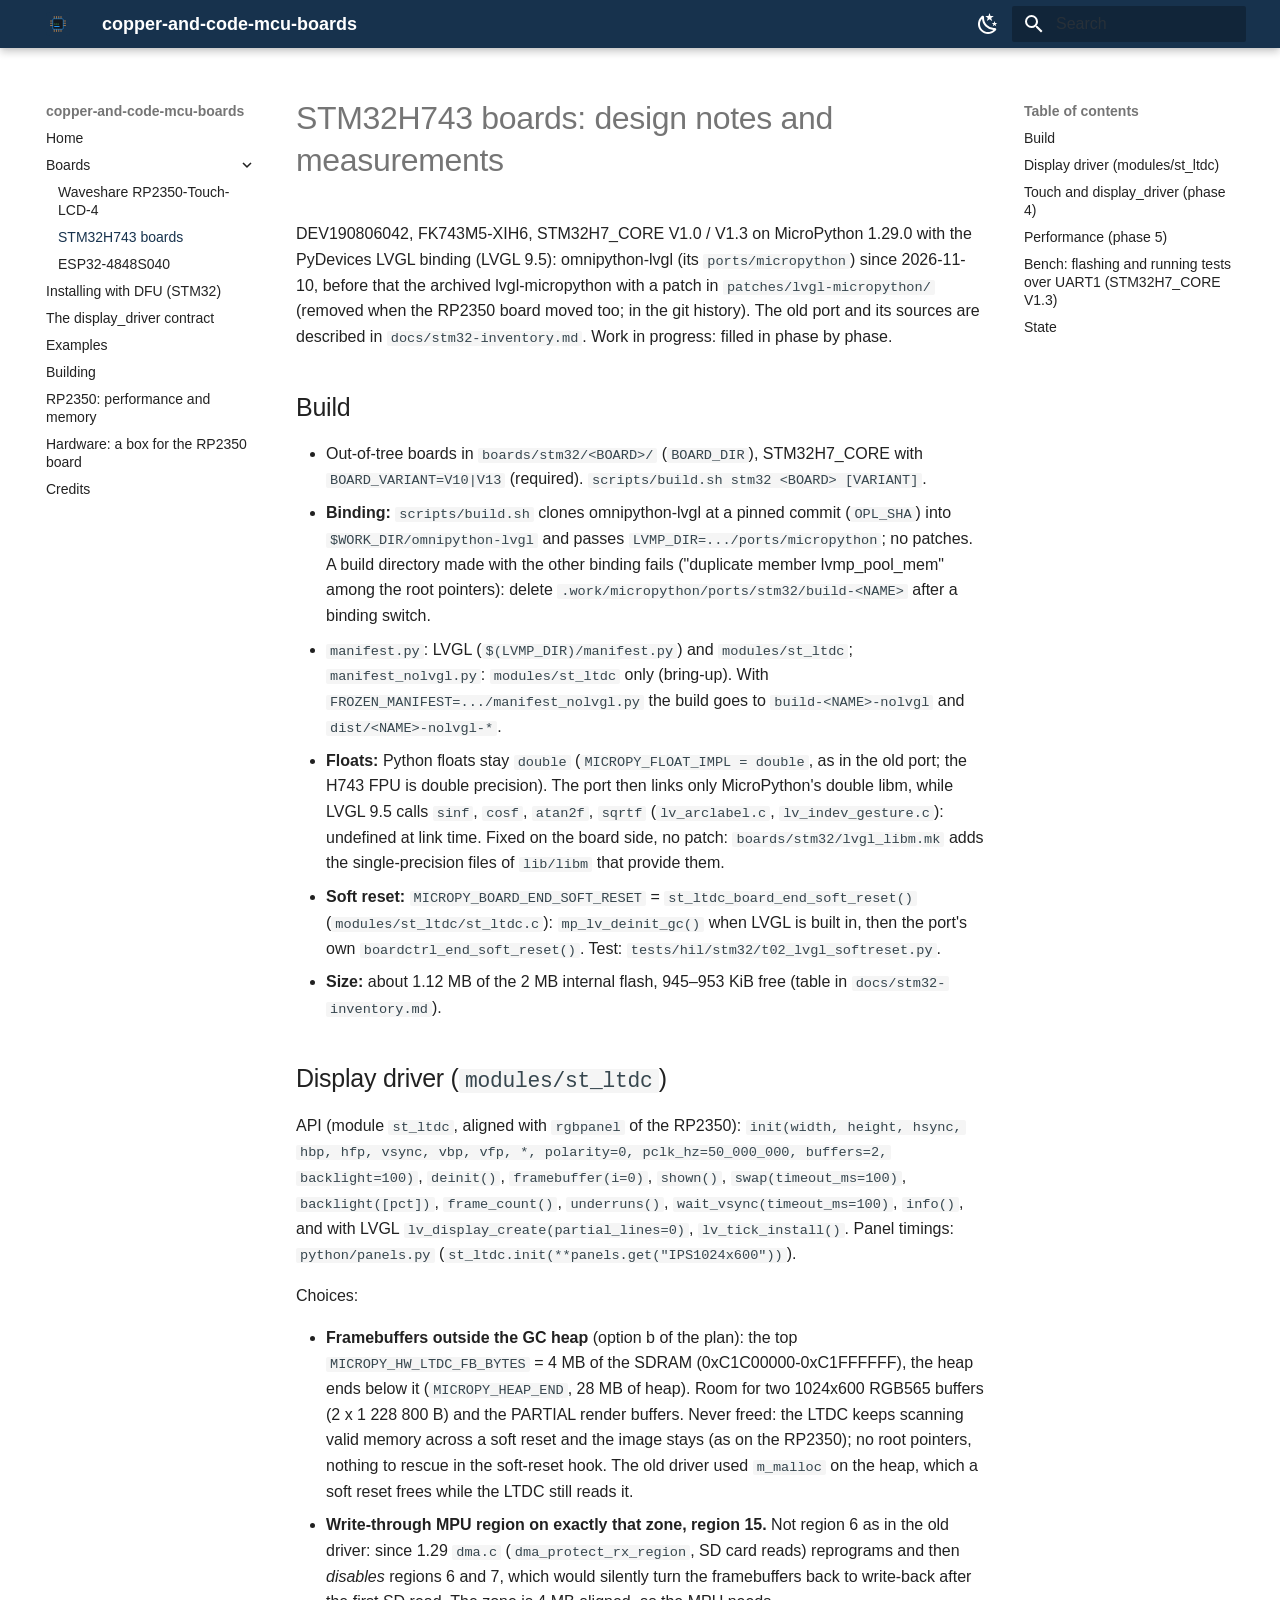
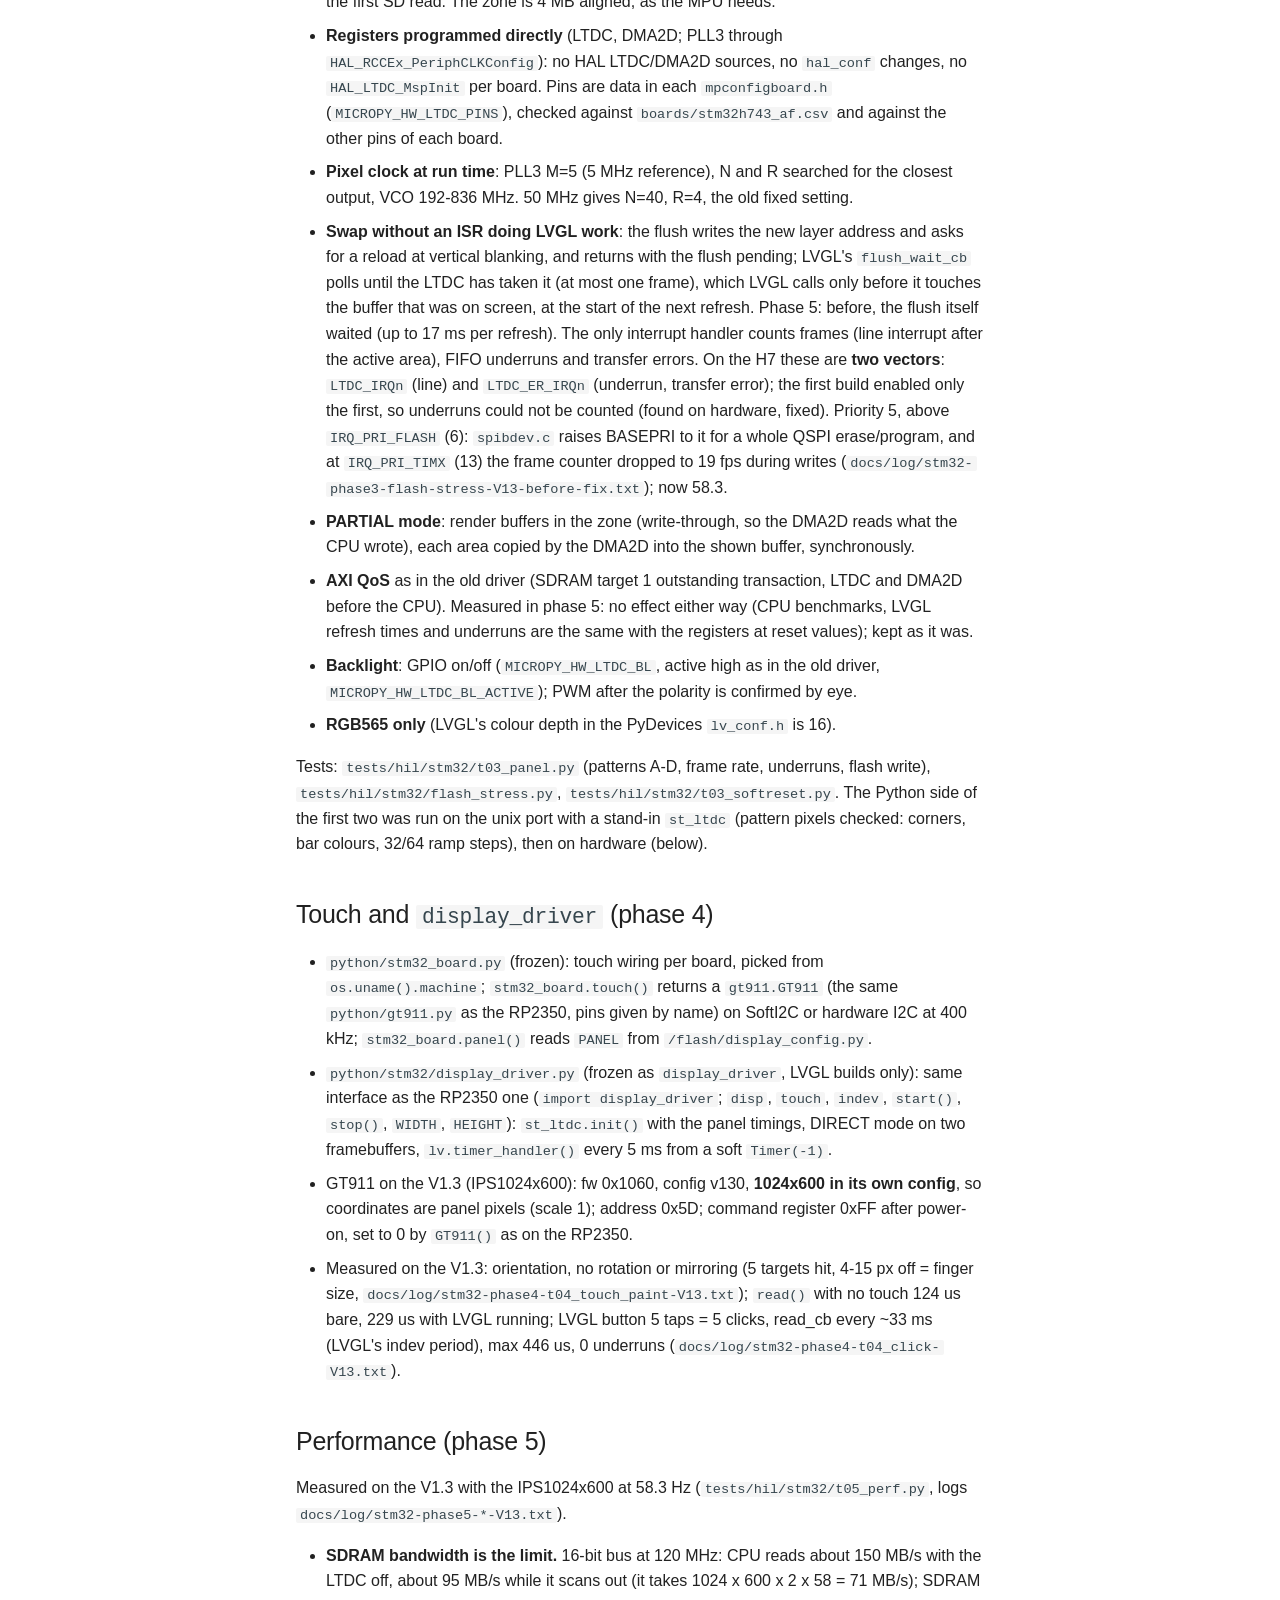
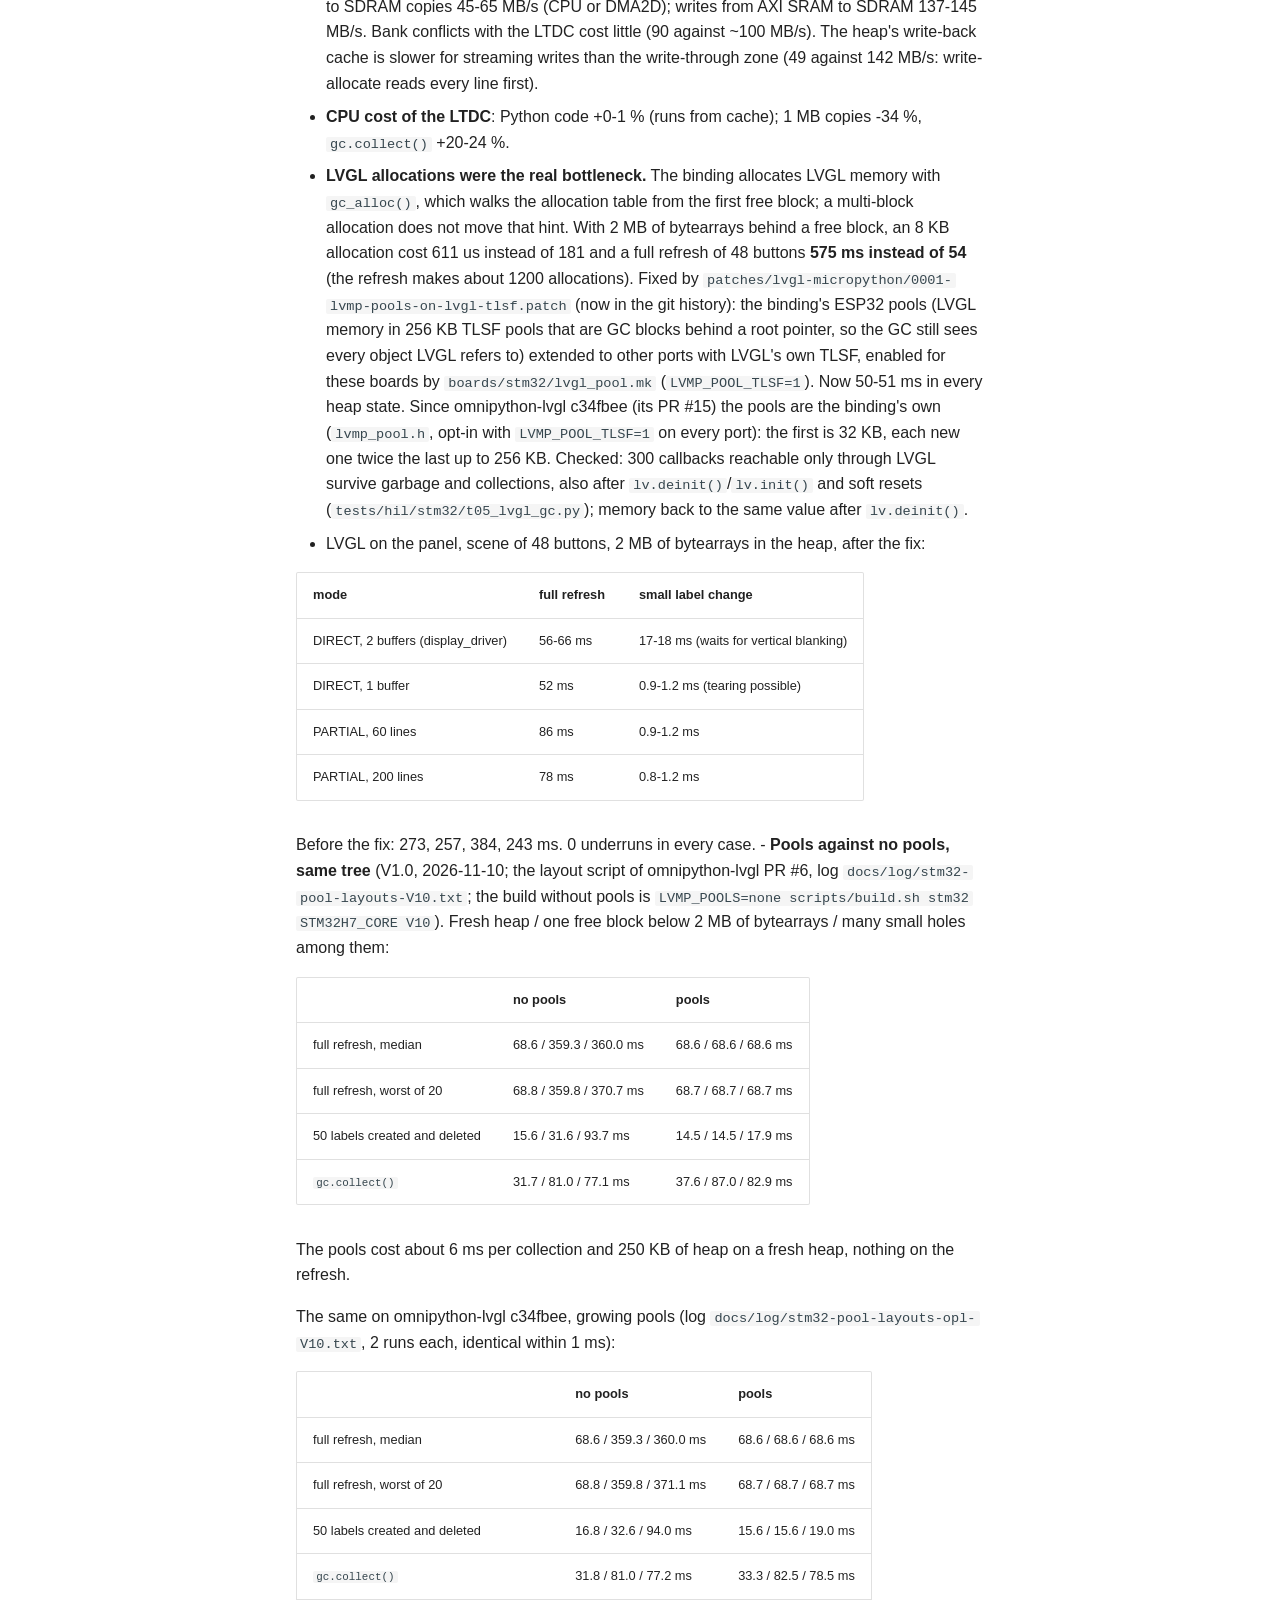
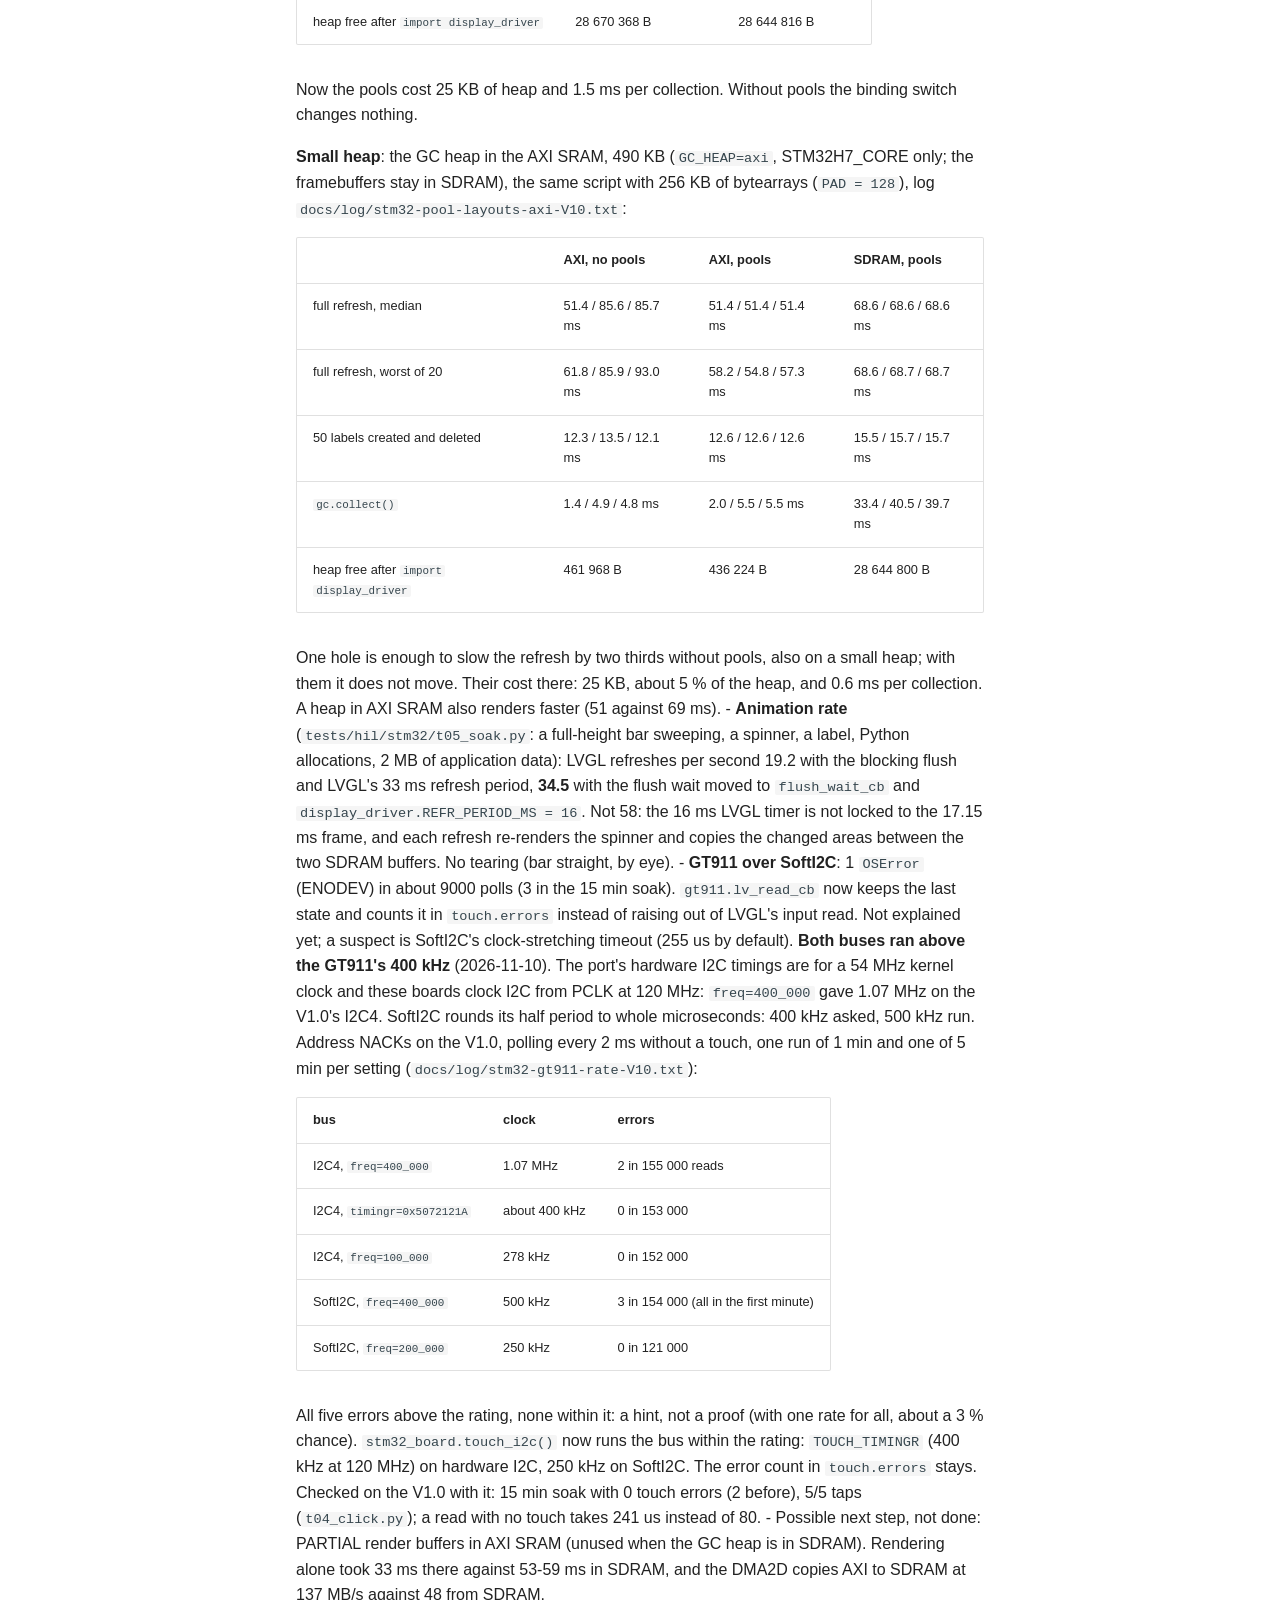
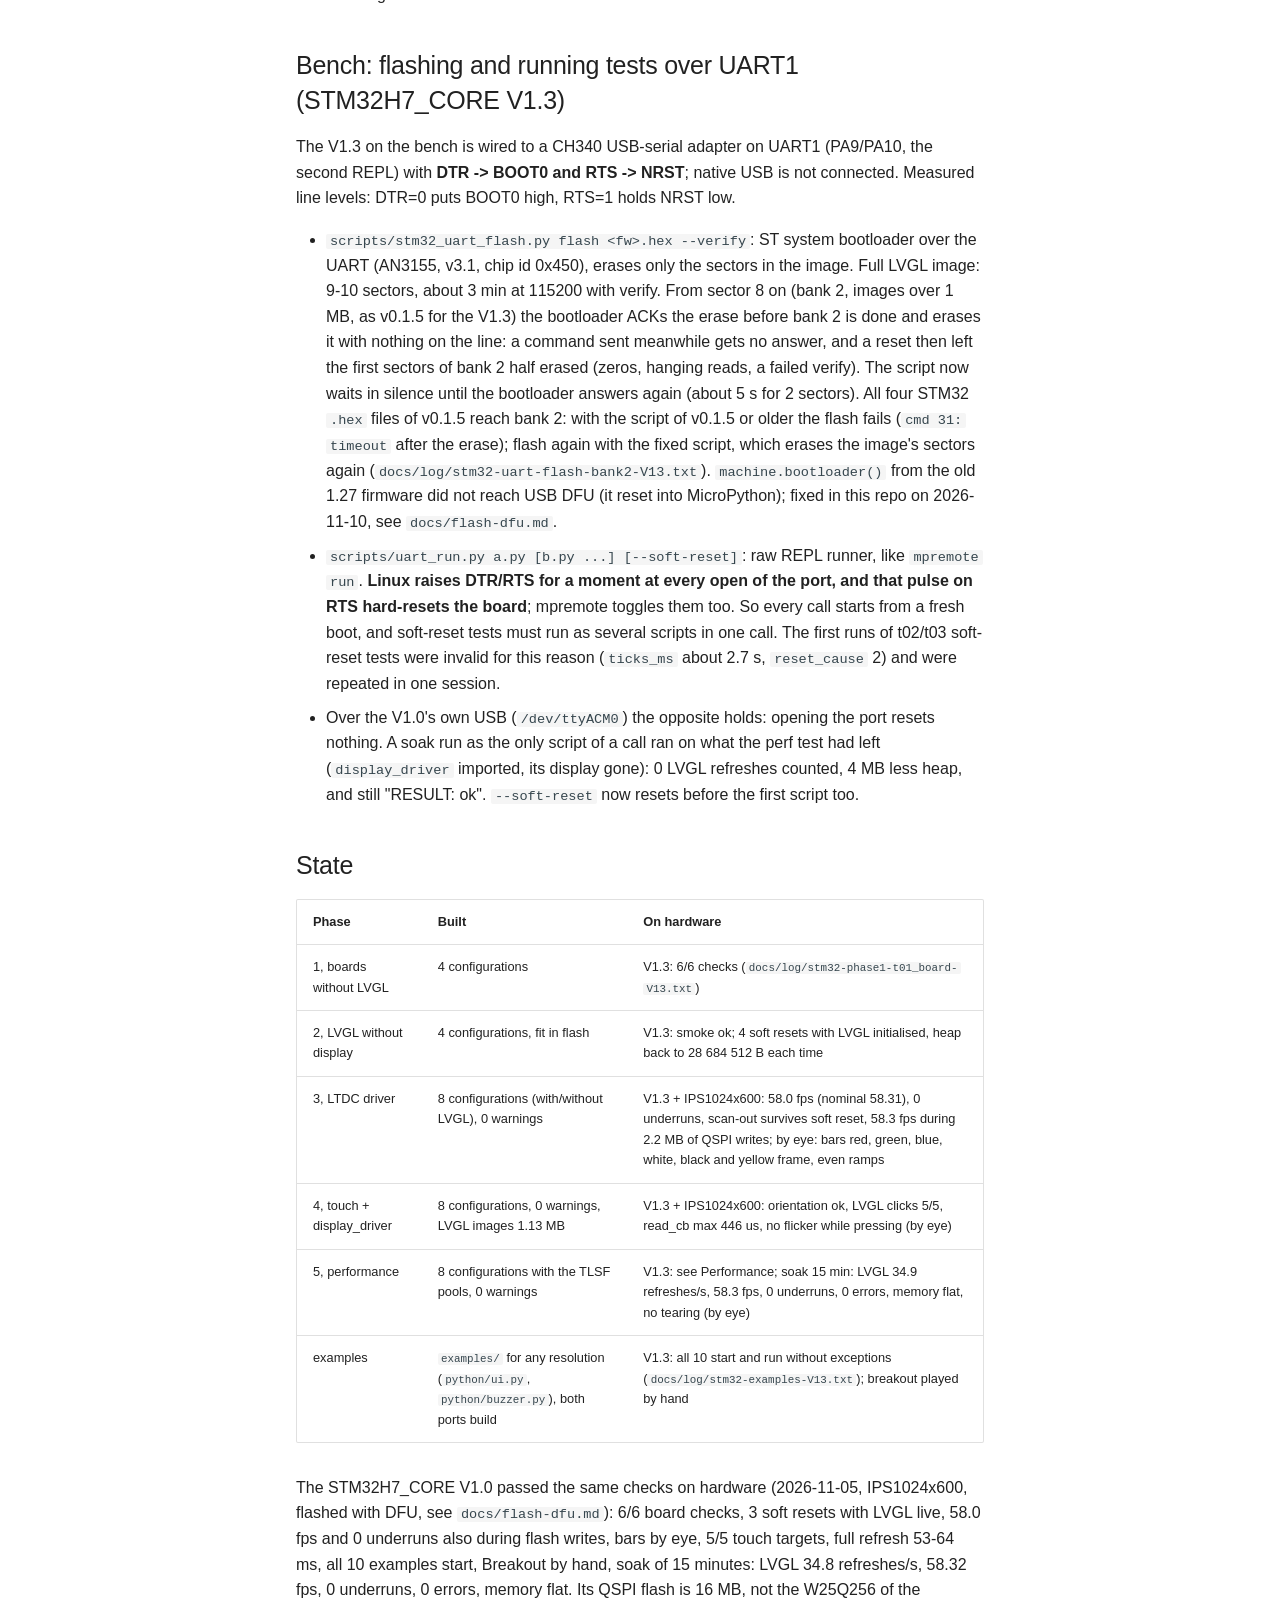
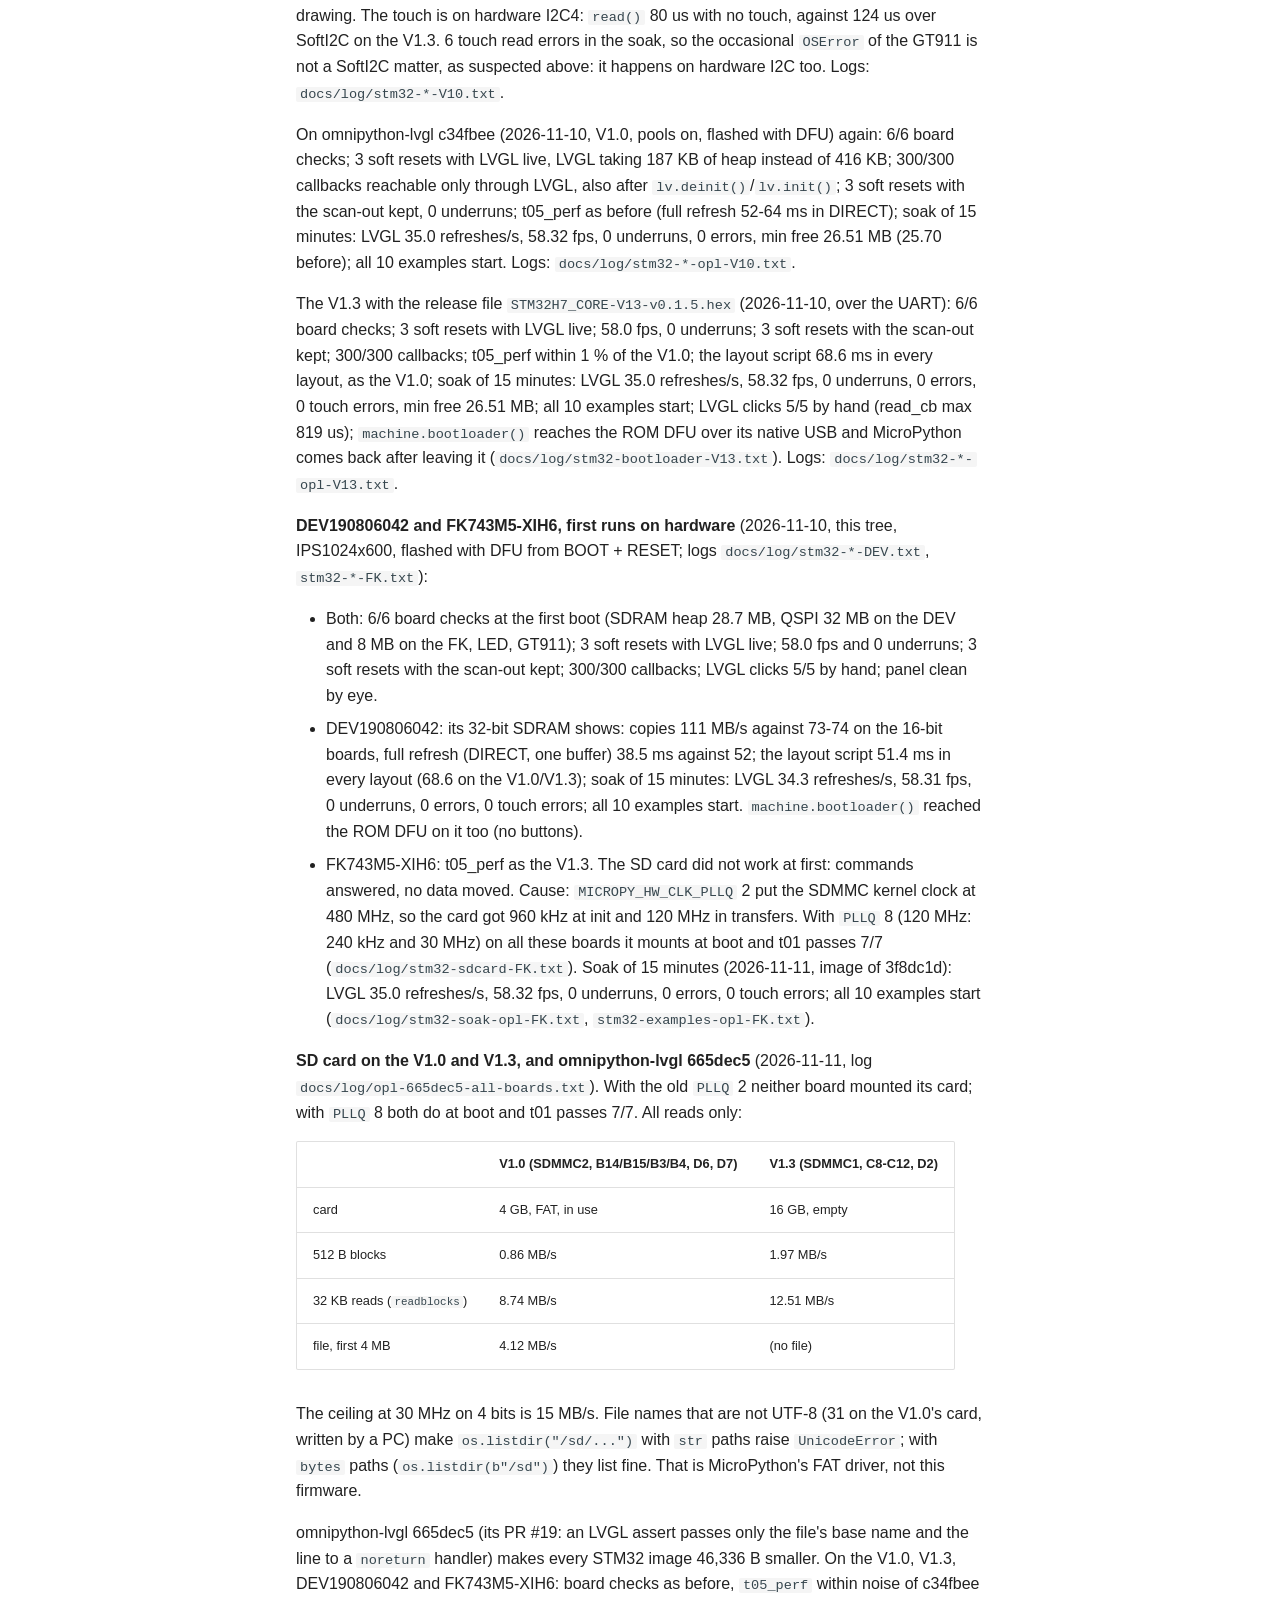
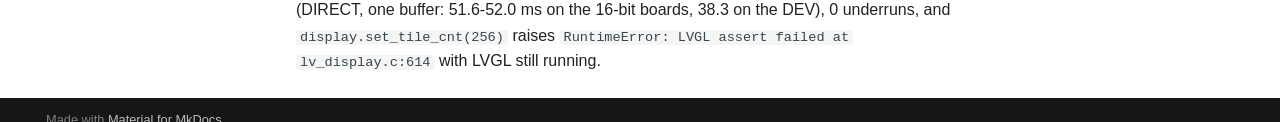
<file: stm32h743/index.html>
<!doctype html>
<html lang="en" class="no-js">
  <head>
    
      <meta charset="utf-8">
      <meta name="viewport" content="width=device-width,initial-scale=1">
      
        <meta name="description" content="MicroPython and LVGL firmware for microcontroller boards with a touch screen">
      
      
      
        <link rel="canonical" href="https://copper-and-code.github.io/copper-and-code-mcu-boards/stm32h743/">
      
      
        <link rel="prev" href="../boards/rp2350-touch-lcd-4/">
      
      
        <link rel="next" href="../esp32-4848s040/">
      
      
        
      
      
      <link rel="icon" href="../images/logo.svg">
      <meta name="generator" content="mkdocs-1.6.1, mkdocs-material-9.8.1">
    
    
      
        <title>STM32H743 boards - copper-and-code-mcu-boards</title>
      
    
    
      <link rel="stylesheet" href="../assets/stylesheets/main.57a0d79d.min.css">
      
        
        <link rel="stylesheet" href="../assets/stylesheets/palette.fb2fffe2.min.css">
      
      


    
    
      
    
    
      
    
    
      <link rel="stylesheet" href="../stylesheets/site.css">
    
    <script>__md_scope=new URL("..",location),__md_hash=e=>[...e].reduce(((e,_)=>(e<<5)-e+_.charCodeAt(0)),0),__md_get=(e,_=localStorage,t=__md_scope)=>JSON.parse(_.getItem(t.pathname+"."+e)),__md_set=(e,_,t=localStorage,a=__md_scope)=>{try{t.setItem(a.pathname+"."+e,JSON.stringify(_))}catch(e){}}</script>
    
      

    
    
  </head>
  
  
    
    
      
    
    
    
    
    <body dir="ltr" data-md-color-scheme="default" data-md-color-primary="custom" data-md-color-accent="custom">
  
    
    <input class="md-toggle" data-md-toggle="drawer" type="checkbox" id="__drawer" autocomplete="off">
    <input class="md-toggle" data-md-toggle="search" type="checkbox" id="__search" autocomplete="off">
    <label class="md-overlay" for="__drawer"></label>
    <div data-md-component="skip">
      
        
        <a href="#stm32h743-boards-design-notes-and-measurements" class="md-skip">
          Skip to content
        </a>
      
    </div>
    <div data-md-component="announce">
      
    </div>
    
    
      

  

<header class="md-header md-header--shadow" data-md-component="header">
  <nav class="md-header__inner md-grid" aria-label="Header">
    <a href=".." title="copper-and-code-mcu-boards" class="md-header__button md-logo" aria-label="copper-and-code-mcu-boards" data-md-component="logo">
      
  <img src="../images/logo.svg" alt="logo">

    </a>
    <label class="md-header__button md-icon" for="__drawer">
      
      <svg xmlns="http://www.w3.org/2000/svg" viewBox="0 0 24 24"><path d="M3 6h18v2H3zm0 5h18v2H3zm0 5h18v2H3z"/></svg>
    </label>
    <div class="md-header__title" data-md-component="header-title">
      <div class="md-header__ellipsis">
        <div class="md-header__topic">
          <span class="md-ellipsis">
            copper-and-code-mcu-boards
          </span>
        </div>
        <div class="md-header__topic" data-md-component="header-topic">
          <span class="md-ellipsis">
            
              STM32H743 boards
            
          </span>
        </div>
      </div>
    </div>
    
      
        <form class="md-header__option" data-md-component="palette">
  
    
    
    
    <input class="md-option" data-md-color-media="(prefers-color-scheme: light)" data-md-color-scheme="default" data-md-color-primary="custom" data-md-color-accent="custom"  aria-label="Switch to dark mode"  type="radio" name="__palette" id="__palette_0">
    
      <label class="md-header__button md-icon" title="Switch to dark mode" for="__palette_1" hidden>
        <svg xmlns="http://www.w3.org/2000/svg" viewBox="0 0 24 24"><path d="m17.75 4.09-2.53 1.94.91 3.06-2.63-1.81-2.63 1.81.91-3.06-2.53-1.94L12.44 4l1.06-3 1.06 3zm3.5 6.91-1.64 1.25.59 1.98-1.7-1.17-1.7 1.17.59-1.98L15.75 11l2.06-.05L18.5 9l.69 1.95zm-2.28 4.95c.83-.08 1.72 1.1 1.19 1.85-.32.45-.66.87-1.08 1.27C15.17 23 8.84 23 4.94 19.07c-3.91-3.9-3.91-10.24 0-14.14.4-.4.82-.76 1.27-1.08.75-.53 1.93.36 1.85 1.19-.27 2.86.69 5.83 2.89 8.02a9.96 9.96 0 0 0 8.02 2.89m-1.64 2.02a12.08 12.08 0 0 1-7.8-3.47c-2.17-2.19-3.33-5-3.49-7.82-2.81 3.14-2.7 7.96.31 10.98 3.02 3.01 7.84 3.12 10.98.31"/></svg>
      </label>
    
  
    
    
    
    <input class="md-option" data-md-color-media="(prefers-color-scheme: dark)" data-md-color-scheme="slate" data-md-color-primary="custom" data-md-color-accent="custom"  aria-label="Switch to light mode"  type="radio" name="__palette" id="__palette_1">
    
      <label class="md-header__button md-icon" title="Switch to light mode" for="__palette_0" hidden>
        <svg xmlns="http://www.w3.org/2000/svg" viewBox="0 0 24 24"><path d="M12 7a5 5 0 0 1 5 5 5 5 0 0 1-5 5 5 5 0 0 1-5-5 5 5 0 0 1 5-5m0 2a3 3 0 0 0-3 3 3 3 0 0 0 3 3 3 3 0 0 0 3-3 3 3 0 0 0-3-3m0-7 2.39 3.42C13.65 5.15 12.84 5 12 5s-1.65.15-2.39.42zM3.34 7l4.16-.35A7.2 7.2 0 0 0 5.94 8.5c-.44.74-.69 1.5-.83 2.29zm.02 10 1.76-3.77a7.131 7.131 0 0 0 2.38 4.14zM20.65 7l-1.77 3.79a7.02 7.02 0 0 0-2.38-4.15zm-.01 10-4.14.36c.59-.51 1.12-1.14 1.54-1.86.42-.73.69-1.5.83-2.29zM12 22l-2.41-3.44c.74.27 1.55.44 2.41.44.82 0 1.63-.17 2.37-.44z"/></svg>
      </label>
    
  
</form>
      
    
    
      <script>var palette=__md_get("__palette");if(palette&&palette.color){if("(prefers-color-scheme)"===palette.color.media){var media=matchMedia("(prefers-color-scheme: light)"),input=document.querySelector(media.matches?"[data-md-color-media='(prefers-color-scheme: light)']":"[data-md-color-media='(prefers-color-scheme: dark)']");palette.color.media=input.getAttribute("data-md-color-media"),palette.color.scheme=input.getAttribute("data-md-color-scheme"),palette.color.primary=input.getAttribute("data-md-color-primary"),palette.color.accent=input.getAttribute("data-md-color-accent")}for(var[key,value]of Object.entries(palette.color))document.body.setAttribute("data-md-color-"+key,value)}</script>
    
    
    
      
      
        <label class="md-header__button md-icon" for="__search">
          
          <svg xmlns="http://www.w3.org/2000/svg" viewBox="0 0 24 24"><path d="M9.5 3A6.5 6.5 0 0 1 16 9.5c0 1.61-.59 3.09-1.56 4.23l.27.27h.79l5 5-1.5 1.5-5-5v-.79l-.27-.27A6.52 6.52 0 0 1 9.5 16 6.5 6.5 0 0 1 3 9.5 6.5 6.5 0 0 1 9.5 3m0 2C7 5 5 7 5 9.5S7 14 9.5 14 14 12 14 9.5 12 5 9.5 5"/></svg>
        </label>
        <div class="md-search" data-md-component="search" role="dialog">
  <label class="md-search__overlay" for="__search"></label>
  <div class="md-search__inner" role="search">
    <form class="md-search__form" name="search">
      <input type="text" class="md-search__input" name="query" aria-label="Search" placeholder="Search" autocapitalize="off" autocorrect="off" autocomplete="off" spellcheck="false" data-md-component="search-query" required>
      <label class="md-search__icon md-icon" for="__search">
        
        <svg xmlns="http://www.w3.org/2000/svg" viewBox="0 0 24 24"><path d="M9.5 3A6.5 6.5 0 0 1 16 9.5c0 1.61-.59 3.09-1.56 4.23l.27.27h.79l5 5-1.5 1.5-5-5v-.79l-.27-.27A6.52 6.52 0 0 1 9.5 16 6.5 6.5 0 0 1 3 9.5 6.5 6.5 0 0 1 9.5 3m0 2C7 5 5 7 5 9.5S7 14 9.5 14 14 12 14 9.5 12 5 9.5 5"/></svg>
        
        <svg xmlns="http://www.w3.org/2000/svg" viewBox="0 0 24 24"><path d="M20 11v2H8l5.5 5.5-1.42 1.42L4.16 12l7.92-7.92L13.5 5.5 8 11z"/></svg>
      </label>
      <nav class="md-search__options" aria-label="Search">
        
          <a href="javascript:void(0)" class="md-search__icon md-icon" title="Share" aria-label="Share" data-clipboard data-clipboard-text="" data-md-component="search-share" tabindex="-1">
            
            <svg xmlns="http://www.w3.org/2000/svg" viewBox="0 0 24 24"><path d="M18 16.08c-.76 0-1.44.3-1.96.77L8.91 12.7c.05-.23.09-.46.09-.7s-.04-.47-.09-.7l7.05-4.11c.54.5 1.25.81 2.04.81a3 3 0 0 0 3-3 3 3 0 0 0-3-3 3 3 0 0 0-3 3c0 .24.04.47.09.7L8.04 9.81C7.5 9.31 6.79 9 6 9a3 3 0 0 0-3 3 3 3 0 0 0 3 3c.79 0 1.5-.31 2.04-.81l7.12 4.15c-.05.21-.08.43-.08.66 0 1.61 1.31 2.91 2.92 2.91s2.92-1.3 2.92-2.91A2.92 2.92 0 0 0 18 16.08"/></svg>
          </a>
        
        <button type="reset" class="md-search__icon md-icon" title="Clear" aria-label="Clear" tabindex="-1">
          
          <svg xmlns="http://www.w3.org/2000/svg" viewBox="0 0 24 24"><path d="M19 6.41 17.59 5 12 10.59 6.41 5 5 6.41 10.59 12 5 17.59 6.41 19 12 13.41 17.59 19 19 17.59 13.41 12z"/></svg>
        </button>
      </nav>
      
    </form>
    <div class="md-search__output">
      <div class="md-search__scrollwrap" tabindex="0" data-md-scrollfix>
        <div class="md-search-result" data-md-component="search-result">
          <div class="md-search-result__meta">
            Initializing search
          </div>
          <ol class="md-search-result__list" role="presentation"></ol>
        </div>
      </div>
    </div>
  </div>
</div>
      
    
    
  </nav>
  
</header>
    
    <div class="md-container" data-md-component="container">
      
      
        
          
        
      
      <main class="md-main" data-md-component="main">
        <div class="md-main__inner md-grid">
          
            
              
              <div class="md-sidebar md-sidebar--primary" data-md-component="sidebar" data-md-type="navigation" >
                <div class="md-sidebar__scrollwrap">
                  <div class="md-sidebar__inner">
                    



<nav class="md-nav md-nav--primary" aria-label="Navigation" data-md-level="0">
  <label class="md-nav__title" for="__drawer">
    <a href=".." title="copper-and-code-mcu-boards" class="md-nav__button md-logo" aria-label="copper-and-code-mcu-boards" data-md-component="logo">
      
  <img src="../images/logo.svg" alt="logo">

    </a>
    copper-and-code-mcu-boards
  </label>
  
  <ul class="md-nav__list" data-md-scrollfix>
    
      
      
  
  
  
  
    <li class="md-nav__item">
      <a href=".." class="md-nav__link">
        
  
  
  <span class="md-ellipsis">
    
  
    Home
  

    
  </span>
  
  

      </a>
    </li>
  

    
      
      
  
  
    
  
  
  
    
    
    
    
    
    <li class="md-nav__item md-nav__item--active md-nav__item--nested">
      
        
        
        <input class="md-nav__toggle md-toggle " type="checkbox" id="__nav_2" checked>
        
          
          <label class="md-nav__link" for="__nav_2" id="__nav_2_label" tabindex="0">
            
  
  
  <span class="md-ellipsis">
    
  
    Boards
  

    
  </span>
  
  

            <span class="md-nav__icon md-icon"></span>
          </label>
        
        <nav class="md-nav" data-md-level="1" aria-labelledby="__nav_2_label" aria-expanded="true">
          <label class="md-nav__title" for="__nav_2">
            <span class="md-nav__icon md-icon"></span>
            
  
    Boards
  

          </label>
          <ul class="md-nav__list" data-md-scrollfix>
            
              
                
  
  
  
  
    <li class="md-nav__item">
      <a href="../boards/rp2350-touch-lcd-4/" class="md-nav__link">
        
  
  
  <span class="md-ellipsis">
    
  
    Waveshare RP2350-Touch-LCD-4
  

    
  </span>
  
  

      </a>
    </li>
  

              
            
              
                
  
  
    
  
  
  
    <li class="md-nav__item md-nav__item--active">
      
      <input class="md-nav__toggle md-toggle" type="checkbox" id="__toc">
      
      
        
      
      
        <label class="md-nav__link md-nav__link--active" for="__toc">
          
  
  
  <span class="md-ellipsis">
    
  
    STM32H743 boards
  

    
  </span>
  
  

          <span class="md-nav__icon md-icon"></span>
        </label>
      
      <a href="./" class="md-nav__link md-nav__link--active">
        
  
  
  <span class="md-ellipsis">
    
  
    STM32H743 boards
  

    
  </span>
  
  

      </a>
      
        

<nav class="md-nav md-nav--secondary" aria-label="Table of contents">
  
  
  
    
  
  
    <label class="md-nav__title" for="__toc">
      <span class="md-nav__icon md-icon"></span>
      Table of contents
    </label>
    <ul class="md-nav__list" data-md-component="toc" data-md-scrollfix>
      
        <li class="md-nav__item">
  <a href="#build" class="md-nav__link">
    <span class="md-ellipsis">
      
        Build
      
    </span>
  </a>
  
</li>
      
        <li class="md-nav__item">
  <a href="#display-driver-modulesst_ltdc" class="md-nav__link">
    <span class="md-ellipsis">
      
        Display driver (modules/st_ltdc)
      
    </span>
  </a>
  
</li>
      
        <li class="md-nav__item">
  <a href="#touch-and-display_driver-phase-4" class="md-nav__link">
    <span class="md-ellipsis">
      
        Touch and display_driver (phase 4)
      
    </span>
  </a>
  
</li>
      
        <li class="md-nav__item">
  <a href="#performance-phase-5" class="md-nav__link">
    <span class="md-ellipsis">
      
        Performance (phase 5)
      
    </span>
  </a>
  
</li>
      
        <li class="md-nav__item">
  <a href="#bench-flashing-and-running-tests-over-uart1-stm32h7_core-v13" class="md-nav__link">
    <span class="md-ellipsis">
      
        Bench: flashing and running tests over UART1 (STM32H7_CORE V1.3)
      
    </span>
  </a>
  
</li>
      
        <li class="md-nav__item">
  <a href="#state" class="md-nav__link">
    <span class="md-ellipsis">
      
        State
      
    </span>
  </a>
  
</li>
      
    </ul>
  
</nav>
      
    </li>
  

              
            
              
                
  
  
  
  
    <li class="md-nav__item">
      <a href="../esp32-4848s040/" class="md-nav__link">
        
  
  
  <span class="md-ellipsis">
    
  
    ESP32-4848S040
  

    
  </span>
  
  

      </a>
    </li>
  

              
            
          </ul>
        </nav>
      
    </li>
  

    
      
      
  
  
  
  
    <li class="md-nav__item">
      <a href="../flash-dfu/" class="md-nav__link">
        
  
  
  <span class="md-ellipsis">
    
  
    Installing with DFU (STM32)
  

    
  </span>
  
  

      </a>
    </li>
  

    
      
      
  
  
  
  
    <li class="md-nav__item">
      <a href="../display-driver/" class="md-nav__link">
        
  
  
  <span class="md-ellipsis">
    
  
    The display_driver contract
  

    
  </span>
  
  

      </a>
    </li>
  

    
      
      
  
  
  
  
    <li class="md-nav__item">
      <a href="../examples/" class="md-nav__link">
        
  
  
  <span class="md-ellipsis">
    
  
    Examples
  

    
  </span>
  
  

      </a>
    </li>
  

    
      
      
  
  
  
  
    <li class="md-nav__item">
      <a href="../target/" class="md-nav__link">
        
  
  
  <span class="md-ellipsis">
    
  
    Building
  

    
  </span>
  
  

      </a>
    </li>
  

    
      
      
  
  
  
  
    <li class="md-nav__item">
      <a href="../rp2350-touch-lcd4/" class="md-nav__link">
        
  
  
  <span class="md-ellipsis">
    
  
    RP2350: performance and memory
  

    
  </span>
  
  

      </a>
    </li>
  

    
      
      
  
  
  
  
    <li class="md-nav__item">
      <a href="../hardware/rp2350-touch-lcd4-box/" class="md-nav__link">
        
  
  
  <span class="md-ellipsis">
    
  
    Hardware: a box for the RP2350 board
  

    
  </span>
  
  

      </a>
    </li>
  

    
      
      
  
  
  
  
    <li class="md-nav__item">
      <a href="../CREDITS/" class="md-nav__link">
        
  
  
  <span class="md-ellipsis">
    
  
    Credits
  

    
  </span>
  
  

      </a>
    </li>
  

    
  </ul>
</nav>
                  </div>
                </div>
              </div>
            
            
              
              <div class="md-sidebar md-sidebar--secondary" data-md-component="sidebar" data-md-type="toc" >
                <div class="md-sidebar__scrollwrap">
                  <div class="md-sidebar__inner">
                    

<nav class="md-nav md-nav--secondary" aria-label="Table of contents">
  
  
  
    
  
  
    <label class="md-nav__title" for="__toc">
      <span class="md-nav__icon md-icon"></span>
      Table of contents
    </label>
    <ul class="md-nav__list" data-md-component="toc" data-md-scrollfix>
      
        <li class="md-nav__item">
  <a href="#build" class="md-nav__link">
    <span class="md-ellipsis">
      
        Build
      
    </span>
  </a>
  
</li>
      
        <li class="md-nav__item">
  <a href="#display-driver-modulesst_ltdc" class="md-nav__link">
    <span class="md-ellipsis">
      
        Display driver (modules/st_ltdc)
      
    </span>
  </a>
  
</li>
      
        <li class="md-nav__item">
  <a href="#touch-and-display_driver-phase-4" class="md-nav__link">
    <span class="md-ellipsis">
      
        Touch and display_driver (phase 4)
      
    </span>
  </a>
  
</li>
      
        <li class="md-nav__item">
  <a href="#performance-phase-5" class="md-nav__link">
    <span class="md-ellipsis">
      
        Performance (phase 5)
      
    </span>
  </a>
  
</li>
      
        <li class="md-nav__item">
  <a href="#bench-flashing-and-running-tests-over-uart1-stm32h7_core-v13" class="md-nav__link">
    <span class="md-ellipsis">
      
        Bench: flashing and running tests over UART1 (STM32H7_CORE V1.3)
      
    </span>
  </a>
  
</li>
      
        <li class="md-nav__item">
  <a href="#state" class="md-nav__link">
    <span class="md-ellipsis">
      
        State
      
    </span>
  </a>
  
</li>
      
    </ul>
  
</nav>
                  </div>
                </div>
              </div>
            
          
          
            <div class="md-content" data-md-component="content">
              
              <article class="md-content__inner md-typeset">
                
                  



<h1 id="stm32h743-boards-design-notes-and-measurements">STM32H743 boards: design notes and measurements<a class="headerlink" href="#stm32h743-boards-design-notes-and-measurements" title="Permanent link">&para;</a></h1>
<p>DEV190806042, FK743M5-XIH6, STM32H7_CORE V1.0 / V1.3 on MicroPython 1.29.0 with the
PyDevices LVGL binding (LVGL 9.5): omnipython-lvgl (its <code>ports/micropython</code>) since
2026-11-10, before that the archived lvgl-micropython with a patch in <code>patches/lvgl-micropython/</code>
(removed when the RP2350 board moved too; in the git history). The old port and its sources are described in
<code>docs/stm32-inventory.md</code>. Work in progress: filled in phase by phase.</p>
<h2 id="build">Build<a class="headerlink" href="#build" title="Permanent link">&para;</a></h2>
<ul>
<li>Out-of-tree boards in <code>boards/stm32/&lt;BOARD&gt;/</code> (<code>BOARD_DIR</code>), STM32H7_CORE with
  <code>BOARD_VARIANT=V10|V13</code> (required). <code>scripts/build.sh stm32 &lt;BOARD&gt; [VARIANT]</code>.</li>
<li><strong>Binding:</strong> <code>scripts/build.sh</code> clones omnipython-lvgl at a pinned commit (<code>OPL_SHA</code>)
  into <code>$WORK_DIR/omnipython-lvgl</code> and passes <code>LVMP_DIR=.../ports/micropython</code>; no
  patches. A build directory made with the other binding fails ("duplicate member
  lvmp_pool_mem" among the root pointers): delete
  <code>.work/micropython/ports/stm32/build-&lt;NAME&gt;</code> after a binding switch.</li>
<li><code>manifest.py</code>: LVGL (<code>$(LVMP_DIR)/manifest.py</code>) and <code>modules/st_ltdc</code>;
  <code>manifest_nolvgl.py</code>: <code>modules/st_ltdc</code> only (bring-up). With
  <code>FROZEN_MANIFEST=.../manifest_nolvgl.py</code> the build goes to <code>build-&lt;NAME&gt;-nolvgl</code> and
  <code>dist/&lt;NAME&gt;-nolvgl-*</code>.</li>
<li><strong>Floats:</strong> Python floats stay <code>double</code> (<code>MICROPY_FLOAT_IMPL = double</code>, as in the old
  port; the H743 FPU is double precision). The port then links only MicroPython's
  double libm, while LVGL 9.5 calls <code>sinf</code>, <code>cosf</code>, <code>atan2f</code>, <code>sqrtf</code>
  (<code>lv_arclabel.c</code>, <code>lv_indev_gesture.c</code>): undefined at link time. Fixed on the
  board side, no patch: <code>boards/stm32/lvgl_libm.mk</code> adds the single-precision files
  of <code>lib/libm</code> that provide them.</li>
<li><strong>Soft reset:</strong> <code>MICROPY_BOARD_END_SOFT_RESET</code> = <code>st_ltdc_board_end_soft_reset()</code>
  (<code>modules/st_ltdc/st_ltdc.c</code>): <code>mp_lv_deinit_gc()</code> when LVGL is built in, then the
  port's own <code>boardctrl_end_soft_reset()</code>. Test: <code>tests/hil/stm32/t02_lvgl_softreset.py</code>.</li>
<li><strong>Size:</strong> about 1.12 MB of the 2 MB internal flash, 945–953 KiB free (table in
  <code>docs/stm32-inventory.md</code>).</li>
</ul>
<h2 id="display-driver-modulesst_ltdc">Display driver (<code>modules/st_ltdc</code>)<a class="headerlink" href="#display-driver-modulesst_ltdc" title="Permanent link">&para;</a></h2>
<p>API (module <code>st_ltdc</code>, aligned with <code>rgbpanel</code> of the RP2350): <code>init(width, height,
hsync, hbp, hfp, vsync, vbp, vfp, *, polarity=0, pclk_hz=50_000_000, buffers=2,
backlight=100)</code>, <code>deinit()</code>, <code>framebuffer(i=0)</code>, <code>shown()</code>, <code>swap(timeout_ms=100)</code>,
<code>backlight([pct])</code>, <code>frame_count()</code>, <code>underruns()</code>, <code>wait_vsync(timeout_ms=100)</code>,
<code>info()</code>, and with LVGL <code>lv_display_create(partial_lines=0)</code>, <code>lv_tick_install()</code>.
Panel timings: <code>python/panels.py</code> (<code>st_ltdc.init(**panels.get("IPS1024x600"))</code>).</p>
<p>Choices:</p>
<ul>
<li><strong>Framebuffers outside the GC heap</strong> (option b of the plan): the top
  <code>MICROPY_HW_LTDC_FB_BYTES</code> = 4 MB of the SDRAM (0xC1C00000-0xC1FFFFFF), the heap
  ends below it (<code>MICROPY_HEAP_END</code>, 28 MB of heap). Room for two 1024x600 RGB565
  buffers (2 x 1 228 800 B) and the PARTIAL render buffers. Never freed: the LTDC
  keeps scanning valid memory across a soft reset and the image stays (as on the
  RP2350); no root pointers, nothing to rescue in the soft-reset hook. The old driver
  used <code>m_malloc</code> on the heap, which a soft reset frees while the LTDC still reads it.</li>
<li><strong>Write-through MPU region on exactly that zone, region 15.</strong> Not region 6 as in the
  old driver: since 1.29 <code>dma.c</code> (<code>dma_protect_rx_region</code>, SD card reads) reprograms
  and then <em>disables</em> regions 6 and 7, which would silently turn the framebuffers back
  to write-back after the first SD read. The zone is 4 MB aligned, as the MPU needs.</li>
<li><strong>Registers programmed directly</strong> (LTDC, DMA2D; PLL3 through
  <code>HAL_RCCEx_PeriphCLKConfig</code>): no HAL LTDC/DMA2D sources, no <code>hal_conf</code> changes, no
  <code>HAL_LTDC_MspInit</code> per board. Pins are data in each <code>mpconfigboard.h</code>
  (<code>MICROPY_HW_LTDC_PINS</code>), checked against <code>boards/stm32h743_af.csv</code> and against the
  other pins of each board.</li>
<li><strong>Pixel clock at run time</strong>: PLL3 M=5 (5 MHz reference), N and R searched for the
  closest output, VCO 192-836 MHz. 50 MHz gives N=40, R=4, the old fixed setting.</li>
<li><strong>Swap without an ISR doing LVGL work</strong>: the flush writes the new layer address and
  asks for a reload at vertical blanking, and returns with the flush pending; LVGL's
  <code>flush_wait_cb</code> polls until the LTDC has taken it (at most one frame), which LVGL
  calls only before it touches the buffer that was on screen, at the start of the next
  refresh. Phase 5: before, the flush itself waited (up to 17 ms per refresh). The
  only interrupt handler counts frames (line interrupt after the active area), FIFO
  underruns and transfer errors. On the H7 these are <strong>two vectors</strong>: <code>LTDC_IRQn</code>
  (line) and <code>LTDC_ER_IRQn</code> (underrun, transfer error); the first build enabled only
  the first, so underruns could not be counted (found on hardware, fixed). Priority 5,
  above <code>IRQ_PRI_FLASH</code> (6): <code>spibdev.c</code> raises BASEPRI to it for a whole QSPI
  erase/program, and at <code>IRQ_PRI_TIMX</code> (13) the frame counter dropped to 19 fps during
  writes (<code>docs/log/stm32-phase3-flash-stress-V13-before-fix.txt</code>); now 58.3.</li>
<li><strong>PARTIAL mode</strong>: render buffers in the zone (write-through, so the DMA2D reads what
  the CPU wrote), each area copied by the DMA2D into the shown buffer, synchronously.</li>
<li><strong>AXI QoS</strong> as in the old driver (SDRAM target 1 outstanding transaction, LTDC and
  DMA2D before the CPU). Measured in phase 5: no effect either way (CPU benchmarks,
  LVGL refresh times and underruns are the same with the registers at reset values);
  kept as it was.</li>
<li><strong>Backlight</strong>: GPIO on/off (<code>MICROPY_HW_LTDC_BL</code>, active high as in the old driver,
  <code>MICROPY_HW_LTDC_BL_ACTIVE</code>); PWM after the polarity is confirmed by eye.</li>
<li><strong>RGB565 only</strong> (LVGL's colour depth in the PyDevices <code>lv_conf.h</code> is 16).</li>
</ul>
<p>Tests: <code>tests/hil/stm32/t03_panel.py</code> (patterns A-D, frame rate, underruns, flash
write), <code>tests/hil/stm32/flash_stress.py</code>, <code>tests/hil/stm32/t03_softreset.py</code>. The
Python side of the first two was run on the unix port with a stand-in <code>st_ltdc</code>
(pattern pixels checked: corners, bar colours, 32/64 ramp steps), then on hardware
(below).</p>
<h2 id="touch-and-display_driver-phase-4">Touch and <code>display_driver</code> (phase 4)<a class="headerlink" href="#touch-and-display_driver-phase-4" title="Permanent link">&para;</a></h2>
<ul>
<li><code>python/stm32_board.py</code> (frozen): touch wiring per board, picked from
  <code>os.uname().machine</code>; <code>stm32_board.touch()</code> returns a <code>gt911.GT911</code> (the same
  <code>python/gt911.py</code> as the RP2350, pins given by name) on SoftI2C or hardware I2C at
  400 kHz; <code>stm32_board.panel()</code> reads <code>PANEL</code> from <code>/flash/display_config.py</code>.</li>
<li><code>python/stm32/display_driver.py</code> (frozen as <code>display_driver</code>, LVGL builds only): same
  interface as the RP2350 one (<code>import display_driver</code>; <code>disp</code>, <code>touch</code>, <code>indev</code>,
  <code>start()</code>, <code>stop()</code>, <code>WIDTH</code>, <code>HEIGHT</code>): <code>st_ltdc.init()</code> with the panel timings, DIRECT
  mode on two framebuffers, <code>lv.timer_handler()</code> every 5 ms from a soft <code>Timer(-1)</code>.</li>
<li>GT911 on the V1.3 (IPS1024x600): fw 0x1060, config v130, <strong>1024x600 in its own
  config</strong>, so coordinates are panel pixels (scale 1); address 0x5D; command register
  0xFF after power-on, set to 0 by <code>GT911()</code> as on the RP2350.</li>
<li>Measured on the V1.3: orientation, no rotation or mirroring (5 targets hit, 4-15 px
  off = finger size, <code>docs/log/stm32-phase4-t04_touch_paint-V13.txt</code>); <code>read()</code> with no
  touch 124 us bare, 229 us with LVGL running; LVGL button 5 taps = 5 clicks, read_cb
  every ~33 ms (LVGL's indev period), max 446 us, 0 underruns
  (<code>docs/log/stm32-phase4-t04_click-V13.txt</code>).</li>
</ul>
<h2 id="performance-phase-5">Performance (phase 5)<a class="headerlink" href="#performance-phase-5" title="Permanent link">&para;</a></h2>
<p>Measured on the V1.3 with the IPS1024x600 at 58.3 Hz (<code>tests/hil/stm32/t05_perf.py</code>,
logs <code>docs/log/stm32-phase5-*-V13.txt</code>).</p>
<ul>
<li><strong>SDRAM bandwidth is the limit.</strong> 16-bit bus at 120 MHz: CPU reads about 150 MB/s
  with the LTDC off, about 95 MB/s while it scans out (it takes 1024 x 600 x 2 x 58 =
  71 MB/s); SDRAM to SDRAM copies 45-65 MB/s (CPU or DMA2D); writes from AXI SRAM to
  SDRAM 137-145 MB/s. Bank conflicts with the LTDC cost little (90 against ~100 MB/s).
  The heap's write-back cache is slower for streaming writes than the write-through
  zone (49 against 142 MB/s: write-allocate reads every line first).</li>
<li><strong>CPU cost of the LTDC</strong>: Python code +0-1 % (runs from cache); 1 MB copies -34 %,
  <code>gc.collect()</code> +20-24 %.</li>
<li><strong>LVGL allocations were the real bottleneck.</strong> The binding allocates LVGL memory with
  <code>gc_alloc()</code>, which walks the allocation table from the first free block; a multi-block
  allocation does not move that hint. With 2 MB of bytearrays behind a free block, an 8 KB
  allocation cost 611 us instead of 181 and a full refresh of 48 buttons <strong>575 ms
  instead of 54</strong> (the refresh makes about 1200 allocations). Fixed by
  <code>patches/lvgl-micropython/0001-lvmp-pools-on-lvgl-tlsf.patch</code> (now in the git history): the binding's ESP32 pools
  (LVGL memory in 256 KB TLSF pools that are GC blocks behind a root pointer, so the GC
  still sees every object LVGL refers to) extended to other ports with LVGL's own TLSF,
  enabled for these boards by <code>boards/stm32/lvgl_pool.mk</code> (<code>LVMP_POOL_TLSF=1</code>). Now 50-51
  ms in every heap state. Since omnipython-lvgl c34fbee (its PR #15) the pools are the
  binding's own (<code>lvmp_pool.h</code>, opt-in with <code>LVMP_POOL_TLSF=1</code> on every port): the first
  is 32 KB, each new one twice the last up to 256 KB. Checked: 300 callbacks reachable only through LVGL survive
  garbage and collections, also after <code>lv.deinit()</code>/<code>lv.init()</code> and soft resets
  (<code>tests/hil/stm32/t05_lvgl_gc.py</code>); memory back to the same value after <code>lv.deinit()</code>.</li>
<li>LVGL on the panel, scene of 48 buttons, 2 MB of bytearrays in the heap, after the fix:</li>
</ul>
<table>
<thead>
<tr>
<th>mode</th>
<th>full refresh</th>
<th>small label change</th>
</tr>
</thead>
<tbody>
<tr>
<td>DIRECT, 2 buffers (display_driver)</td>
<td>56-66 ms</td>
<td>17-18 ms (waits for vertical blanking)</td>
</tr>
<tr>
<td>DIRECT, 1 buffer</td>
<td>52 ms</td>
<td>0.9-1.2 ms (tearing possible)</td>
</tr>
<tr>
<td>PARTIAL, 60 lines</td>
<td>86 ms</td>
<td>0.9-1.2 ms</td>
</tr>
<tr>
<td>PARTIAL, 200 lines</td>
<td>78 ms</td>
<td>0.8-1.2 ms</td>
</tr>
</tbody>
</table>
<p>Before the fix: 273, 257, 384, 243 ms. 0 underruns in every case.
- <strong>Pools against no pools, same tree</strong> (V1.0, 2026-11-10; the layout script of
  omnipython-lvgl PR #6, log <code>docs/log/stm32-pool-layouts-V10.txt</code>; the build without
  pools is <code>LVMP_POOLS=none scripts/build.sh stm32 STM32H7_CORE V10</code>). Fresh heap / one
  free block below 2 MB of bytearrays / many small holes among them:</p>
<table>
<thead>
<tr>
<th></th>
<th>no pools</th>
<th>pools</th>
</tr>
</thead>
<tbody>
<tr>
<td>full refresh, median</td>
<td>68.6 / 359.3 / 360.0 ms</td>
<td>68.6 / 68.6 / 68.6 ms</td>
</tr>
<tr>
<td>full refresh, worst of 20</td>
<td>68.8 / 359.8 / 370.7 ms</td>
<td>68.7 / 68.7 / 68.7 ms</td>
</tr>
<tr>
<td>50 labels created and deleted</td>
<td>15.6 / 31.6 / 93.7 ms</td>
<td>14.5 / 14.5 / 17.9 ms</td>
</tr>
<tr>
<td><code>gc.collect()</code></td>
<td>31.7 / 81.0 / 77.1 ms</td>
<td>37.6 / 87.0 / 82.9 ms</td>
</tr>
</tbody>
</table>
<p>The pools cost about 6 ms per collection and 250 KB of heap on a fresh heap, nothing on
  the refresh.</p>
<p>The same on omnipython-lvgl c34fbee, growing pools (log
  <code>docs/log/stm32-pool-layouts-opl-V10.txt</code>, 2 runs each, identical within 1 ms):</p>
<table>
<thead>
<tr>
<th></th>
<th>no pools</th>
<th>pools</th>
</tr>
</thead>
<tbody>
<tr>
<td>full refresh, median</td>
<td>68.6 / 359.3 / 360.0 ms</td>
<td>68.6 / 68.6 / 68.6 ms</td>
</tr>
<tr>
<td>full refresh, worst of 20</td>
<td>68.8 / 359.8 / 371.1 ms</td>
<td>68.7 / 68.7 / 68.7 ms</td>
</tr>
<tr>
<td>50 labels created and deleted</td>
<td>16.8 / 32.6 / 94.0 ms</td>
<td>15.6 / 15.6 / 19.0 ms</td>
</tr>
<tr>
<td><code>gc.collect()</code></td>
<td>31.8 / 81.0 / 77.2 ms</td>
<td>33.3 / 82.5 / 78.5 ms</td>
</tr>
<tr>
<td>heap free after <code>import display_driver</code></td>
<td>28 670 368 B</td>
<td>28 644 816 B</td>
</tr>
</tbody>
</table>
<p>Now the pools cost 25 KB of heap and 1.5 ms per collection. Without pools the
  binding switch changes nothing.</p>
<p><strong>Small heap</strong>: the GC heap in the AXI SRAM, 490 KB (<code>GC_HEAP=axi</code>, STM32H7_CORE
  only; the framebuffers stay in SDRAM), the same script with 256 KB of bytearrays
  (<code>PAD = 128</code>), log <code>docs/log/stm32-pool-layouts-axi-V10.txt</code>:</p>
<table>
<thead>
<tr>
<th></th>
<th>AXI, no pools</th>
<th>AXI, pools</th>
<th>SDRAM, pools</th>
</tr>
</thead>
<tbody>
<tr>
<td>full refresh, median</td>
<td>51.4 / 85.6 / 85.7 ms</td>
<td>51.4 / 51.4 / 51.4 ms</td>
<td>68.6 / 68.6 / 68.6 ms</td>
</tr>
<tr>
<td>full refresh, worst of 20</td>
<td>61.8 / 85.9 / 93.0 ms</td>
<td>58.2 / 54.8 / 57.3 ms</td>
<td>68.6 / 68.7 / 68.7 ms</td>
</tr>
<tr>
<td>50 labels created and deleted</td>
<td>12.3 / 13.5 / 12.1 ms</td>
<td>12.6 / 12.6 / 12.6 ms</td>
<td>15.5 / 15.7 / 15.7 ms</td>
</tr>
<tr>
<td><code>gc.collect()</code></td>
<td>1.4 / 4.9 / 4.8 ms</td>
<td>2.0 / 5.5 / 5.5 ms</td>
<td>33.4 / 40.5 / 39.7 ms</td>
</tr>
<tr>
<td>heap free after <code>import display_driver</code></td>
<td>461 968 B</td>
<td>436 224 B</td>
<td>28 644 800 B</td>
</tr>
</tbody>
</table>
<p>One hole is enough to slow the refresh by two thirds without pools, also on a small
  heap; with them it does not move. Their cost there: 25 KB, about 5 % of the heap, and
  0.6 ms per collection. A heap in AXI SRAM also renders faster (51 against 69 ms).
- <strong>Animation rate</strong> (<code>tests/hil/stm32/t05_soak.py</code>: a full-height bar sweeping, a
  spinner, a label, Python allocations, 2 MB of application data): LVGL refreshes per
  second 19.2 with the blocking flush and LVGL's 33 ms refresh period, <strong>34.5</strong> with the
  flush wait moved to <code>flush_wait_cb</code> and <code>display_driver.REFR_PERIOD_MS = 16</code>. Not 58:
  the 16 ms LVGL timer is not locked to the 17.15 ms frame, and each refresh re-renders
  the spinner and copies the changed areas between the two SDRAM buffers. No tearing
  (bar straight, by eye).
- <strong>GT911 over SoftI2C</strong>: 1 <code>OSError</code> (ENODEV) in about 9000 polls (3 in the 15 min
  soak). <code>gt911.lv_read_cb</code> now keeps the last state and counts it in <code>touch.errors</code>
  instead of raising out of LVGL's input read. Not explained yet; a suspect is SoftI2C's
  clock-stretching timeout (255 us by default).
  <strong>Both buses ran above the GT911's 400 kHz</strong> (2026-11-10). The port's hardware I2C
  timings are for a 54 MHz kernel clock and these boards clock I2C from PCLK at 120 MHz:
  <code>freq=400_000</code> gave 1.07 MHz on the V1.0's I2C4. SoftI2C rounds its half period to whole
  microseconds: 400 kHz asked, 500 kHz run. Address NACKs on the V1.0, polling every 2 ms
  without a touch, one run of 1 min and one of 5 min per setting
  (<code>docs/log/stm32-gt911-rate-V10.txt</code>):</p>
<table>
<thead>
<tr>
<th>bus</th>
<th>clock</th>
<th>errors</th>
</tr>
</thead>
<tbody>
<tr>
<td>I2C4, <code>freq=400_000</code></td>
<td>1.07 MHz</td>
<td>2 in 155 000 reads</td>
</tr>
<tr>
<td>I2C4, <code>timingr=0x5072121A</code></td>
<td>about 400 kHz</td>
<td>0 in 153 000</td>
</tr>
<tr>
<td>I2C4, <code>freq=100_000</code></td>
<td>278 kHz</td>
<td>0 in 152 000</td>
</tr>
<tr>
<td>SoftI2C, <code>freq=400_000</code></td>
<td>500 kHz</td>
<td>3 in 154 000 (all in the first minute)</td>
</tr>
<tr>
<td>SoftI2C, <code>freq=200_000</code></td>
<td>250 kHz</td>
<td>0 in 121 000</td>
</tr>
</tbody>
</table>
<p>All five errors above the rating, none within it: a hint, not a proof (with one rate
  for all, about a 3 % chance). <code>stm32_board.touch_i2c()</code> now runs the bus within the
  rating: <code>TOUCH_TIMINGR</code> (400 kHz at 120 MHz) on hardware I2C, 250 kHz on SoftI2C. The
  error count in <code>touch.errors</code> stays. Checked on the V1.0 with it: 15 min soak with 0 touch
  errors (2 before), 5/5 taps (<code>t04_click.py</code>); a read with no touch takes 241 us instead
  of 80.
- Possible next step, not done: PARTIAL render buffers in AXI SRAM (unused when the GC
  heap is in SDRAM). Rendering alone took 33 ms there against 53-59 ms in SDRAM, and
  the DMA2D copies AXI to SDRAM at 137 MB/s against 48 from SDRAM.</p>
<h2 id="bench-flashing-and-running-tests-over-uart1-stm32h7_core-v13">Bench: flashing and running tests over UART1 (STM32H7_CORE V1.3)<a class="headerlink" href="#bench-flashing-and-running-tests-over-uart1-stm32h7_core-v13" title="Permanent link">&para;</a></h2>
<p>The V1.3 on the bench is wired to a CH340 USB-serial adapter on UART1 (PA9/PA10, the
second REPL) with <strong>DTR -&gt; BOOT0 and RTS -&gt; NRST</strong>; native USB is not connected.
Measured line levels: DTR=0 puts BOOT0 high, RTS=1 holds NRST low.</p>
<ul>
<li><code>scripts/stm32_uart_flash.py flash &lt;fw&gt;.hex --verify</code>: ST system bootloader over
  the UART (AN3155, v3.1, chip id 0x450), erases only the sectors in the image.
  Full LVGL image: 9-10 sectors, about 3 min at 115200 with verify. From sector 8 on
  (bank 2, images over 1 MB, as v0.1.5 for the V1.3) the bootloader ACKs the erase before
  bank 2 is done and erases it with nothing on the line: a command sent meanwhile gets no
  answer, and a reset then left the first sectors of bank 2 half erased (zeros, hanging
  reads, a failed verify). The script now waits in silence until the bootloader answers
  again (about 5 s for 2 sectors). All four STM32 <code>.hex</code> files of v0.1.5 reach bank 2:
  with the script of v0.1.5 or older the flash fails (<code>cmd 31: timeout</code> after the erase);
  flash again with the fixed script, which erases the image's sectors again
  (<code>docs/log/stm32-uart-flash-bank2-V13.txt</code>).
  <code>machine.bootloader()</code> from the old 1.27 firmware did not reach USB DFU (it reset
  into MicroPython); fixed in this repo on 2026-11-10, see <code>docs/flash-dfu.md</code>.</li>
<li><code>scripts/uart_run.py a.py [b.py ...] [--soft-reset]</code>: raw REPL runner, like
  <code>mpremote run</code>. <strong>Linux raises DTR/RTS for a moment at every open of the port, and
  that pulse on RTS hard-resets the board</strong>; mpremote toggles them too. So every call
  starts from a fresh boot, and soft-reset tests must run as several scripts in one
  call. The first runs of t02/t03 soft-reset tests were invalid for this reason
  (<code>ticks_ms</code> about 2.7 s, <code>reset_cause</code> 2) and were repeated in one session.</li>
<li>Over the V1.0's own USB (<code>/dev/ttyACM0</code>) the opposite holds: opening the port resets
  nothing. A soak run as the only script of a call ran on what the perf test had left
  (<code>display_driver</code> imported, its display gone): 0 LVGL refreshes counted, 4 MB less
  heap, and still "RESULT: ok". <code>--soft-reset</code> now resets before the first script too.</li>
</ul>
<h2 id="state">State<a class="headerlink" href="#state" title="Permanent link">&para;</a></h2>
<table>
<thead>
<tr>
<th>Phase</th>
<th>Built</th>
<th>On hardware</th>
</tr>
</thead>
<tbody>
<tr>
<td>1, boards without LVGL</td>
<td>4 configurations</td>
<td>V1.3: 6/6 checks (<code>docs/log/stm32-phase1-t01_board-V13.txt</code>)</td>
</tr>
<tr>
<td>2, LVGL without display</td>
<td>4 configurations, fit in flash</td>
<td>V1.3: smoke ok; 4 soft resets with LVGL initialised, heap back to 28 684 512 B each time</td>
</tr>
<tr>
<td>3, LTDC driver</td>
<td>8 configurations (with/without LVGL), 0 warnings</td>
<td>V1.3 + IPS1024x600: 58.0 fps (nominal 58.31), 0 underruns, scan-out survives soft reset, 58.3 fps during 2.2 MB of QSPI writes; by eye: bars red, green, blue, white, black and yellow frame, even ramps</td>
</tr>
<tr>
<td>4, touch + display_driver</td>
<td>8 configurations, 0 warnings, LVGL images 1.13 MB</td>
<td>V1.3 + IPS1024x600: orientation ok, LVGL clicks 5/5, read_cb max 446 us, no flicker while pressing (by eye)</td>
</tr>
<tr>
<td>5, performance</td>
<td>8 configurations with the TLSF pools, 0 warnings</td>
<td>V1.3: see Performance; soak 15 min: LVGL 34.9 refreshes/s, 58.3 fps, 0 underruns, 0 errors, memory flat, no tearing (by eye)</td>
</tr>
<tr>
<td>examples</td>
<td><code>examples/</code> for any resolution (<code>python/ui.py</code>, <code>python/buzzer.py</code>), both ports build</td>
<td>V1.3: all 10 start and run without exceptions (<code>docs/log/stm32-examples-V13.txt</code>); breakout played by hand</td>
</tr>
</tbody>
</table>
<p>The STM32H7_CORE V1.0 passed the same checks on hardware (2026-11-05, IPS1024x600, flashed
with DFU, see <code>docs/flash-dfu.md</code>): 6/6 board checks, 3 soft resets with LVGL live, 58.0 fps
and 0 underruns also during flash writes, bars by eye, 5/5 touch targets, full refresh
53-64 ms, all 10 examples start, Breakout by hand, soak of 15 minutes: LVGL 34.8 refreshes/s,
58.32 fps, 0 underruns, 0 errors, memory flat. Its QSPI flash is 16 MB, not the
W25Q256 of the drawing. The touch is on hardware I2C4: <code>read()</code> 80 us with no touch, against
124 us over SoftI2C on the V1.3. 6 touch read errors in the soak,
so the occasional <code>OSError</code> of the GT911 is not a SoftI2C matter, as suspected above: it
happens on hardware I2C too. Logs: <code>docs/log/stm32-*-V10.txt</code>.</p>
<p>On omnipython-lvgl c34fbee (2026-11-10, V1.0, pools on, flashed with DFU) again: 6/6 board
checks; 3 soft resets with LVGL live, LVGL taking 187 KB of heap instead of 416 KB; 300/300
callbacks reachable only through LVGL, also after <code>lv.deinit()</code>/<code>lv.init()</code>; 3 soft resets
with the scan-out kept, 0 underruns; t05_perf as before (full refresh 52-64 ms in DIRECT);
soak of 15 minutes: LVGL 35.0 refreshes/s, 58.32 fps, 0 underruns, 0 errors, min free
26.51 MB (25.70 before); all 10 examples start. Logs: <code>docs/log/stm32-*-opl-V10.txt</code>.</p>
<p>The V1.3 with the release file <code>STM32H7_CORE-V13-v0.1.5.hex</code> (2026-11-10, over the UART):
6/6 board checks; 3 soft resets with LVGL live; 58.0 fps, 0 underruns; 3 soft resets with
the scan-out kept; 300/300 callbacks; t05_perf within 1 % of the V1.0; the layout script
68.6 ms in every layout, as the V1.0; soak of 15 minutes: LVGL 35.0 refreshes/s, 58.32 fps,
0 underruns, 0 errors, 0 touch errors, min free 26.51 MB; all 10 examples start;
LVGL clicks 5/5 by hand (read_cb max 819 us);
<code>machine.bootloader()</code> reaches the ROM DFU over its native USB and MicroPython comes back
after leaving it (<code>docs/log/stm32-bootloader-V13.txt</code>). Logs: <code>docs/log/stm32-*-opl-V13.txt</code>.</p>
<p><strong>DEV190806042 and FK743M5-XIH6, first runs on hardware</strong> (2026-11-10, this tree, IPS1024x600,
flashed with DFU from BOOT + RESET; logs <code>docs/log/stm32-*-DEV.txt</code>, <code>stm32-*-FK.txt</code>):</p>
<ul>
<li>Both: 6/6 board checks at the first boot (SDRAM heap 28.7 MB, QSPI 32 MB on the DEV and
  8 MB on the FK, LED, GT911); 3 soft resets with LVGL live; 58.0 fps and 0 underruns; 3 soft
  resets with the scan-out kept; 300/300 callbacks; LVGL clicks 5/5 by hand; panel clean
  by eye.</li>
<li>DEV190806042: its 32-bit SDRAM shows: copies 111 MB/s against 73-74 on the 16-bit
  boards, full refresh (DIRECT, one buffer) 38.5 ms against 52; the layout script 51.4 ms
  in every layout (68.6 on the V1.0/V1.3); soak of 15 minutes: LVGL 34.3 refreshes/s,
  58.31 fps, 0 underruns, 0 errors, 0 touch errors; all 10 examples start.
  <code>machine.bootloader()</code> reached the ROM DFU on it too (no buttons).</li>
<li>FK743M5-XIH6: t05_perf as the V1.3. The SD card did not work at first: commands
  answered, no data moved. Cause: <code>MICROPY_HW_CLK_PLLQ</code> 2 put the SDMMC kernel clock at
  480 MHz, so the card got 960 kHz at init and 120 MHz in transfers. With <code>PLLQ</code> 8
  (120 MHz: 240 kHz and 30 MHz) on all these boards it mounts at boot and t01 passes 7/7
  (<code>docs/log/stm32-sdcard-FK.txt</code>). Soak of 15 minutes (2026-11-11, image of 3f8dc1d):
  LVGL 35.0 refreshes/s, 58.32 fps, 0 underruns, 0 errors, 0 touch errors; all 10 examples
  start (<code>docs/log/stm32-soak-opl-FK.txt</code>, <code>stm32-examples-opl-FK.txt</code>).</li>
</ul>
<p><strong>SD card on the V1.0 and V1.3, and omnipython-lvgl 665dec5</strong> (2026-11-11, log
<code>docs/log/opl-665dec5-all-boards.txt</code>). With the old <code>PLLQ</code> 2 neither board mounted its card;
with <code>PLLQ</code> 8 both do at boot and t01 passes 7/7. All reads only:</p>
<table>
<thead>
<tr>
<th></th>
<th>V1.0 (SDMMC2, B14/B15/B3/B4, D6, D7)</th>
<th>V1.3 (SDMMC1, C8-C12, D2)</th>
</tr>
</thead>
<tbody>
<tr>
<td>card</td>
<td>4 GB, FAT, in use</td>
<td>16 GB, empty</td>
</tr>
<tr>
<td>512 B blocks</td>
<td>0.86 MB/s</td>
<td>1.97 MB/s</td>
</tr>
<tr>
<td>32 KB reads (<code>readblocks</code>)</td>
<td>8.74 MB/s</td>
<td>12.51 MB/s</td>
</tr>
<tr>
<td>file, first 4 MB</td>
<td>4.12 MB/s</td>
<td>(no file)</td>
</tr>
</tbody>
</table>
<p>The ceiling at 30 MHz on 4 bits is 15 MB/s. File names that are not UTF-8 (31 on the V1.0's
card, written by a PC) make <code>os.listdir("/sd/...")</code> with <code>str</code> paths raise <code>UnicodeError</code>;
with <code>bytes</code> paths (<code>os.listdir(b"/sd")</code>) they list fine. That is MicroPython's FAT driver,
not this firmware.</p>
<p>omnipython-lvgl 665dec5 (its PR #19: an LVGL assert passes only the file's base name and the
line to a <code>noreturn</code> handler) makes every STM32 image 46,336 B smaller. On the V1.0, V1.3,
DEV190806042 and FK743M5-XIH6: board checks as before, <code>t05_perf</code> within noise of c34fbee
(DIRECT, one buffer: 51.6-52.0 ms on the 16-bit boards, 38.3 on the DEV), 0 underruns, and
<code>display.set_tile_cnt(256)</code> raises <code>RuntimeError: LVGL assert failed at lv_display.c:614</code>
with LVGL still running.</p>












                
              </article>
            </div>
          
          
<script>var target=document.getElementById(location.hash.slice(1));target&&target.name&&(target.checked=target.name.startsWith("__tabbed_"))</script>
        </div>
        
          <button type="button" class="md-top md-icon" data-md-component="top" hidden>
  
  <svg xmlns="http://www.w3.org/2000/svg" viewBox="0 0 24 24"><path d="M13 20h-2V8l-5.5 5.5-1.42-1.42L12 4.16l7.92 7.92-1.42 1.42L13 8z"/></svg>
  Back to top
</button>
        
      </main>
      
        <footer class="md-footer">
  
  <div class="md-footer-meta md-typeset">
    <div class="md-footer-meta__inner md-grid">
      <div class="md-copyright">
  
  
    Made with
    <a href="https://squidfunk.github.io/mkdocs-material/" target="_blank" rel="noopener">
      Material for MkDocs
    </a>
  
</div>
      
    </div>
  </div>
</footer>
      
    </div>
    <div class="md-dialog" data-md-component="dialog">
      <div class="md-dialog__inner md-typeset"></div>
    </div>
    
    
    
      
      
      <script id="__config" type="application/json">{"annotate": null, "base": "..", "features": ["navigation.top", "navigation.tracking", "search.highlight", "search.share"], "search": "../assets/javascripts/workers/search.a7633da7.min.js", "tags": null, "translations": {"clipboard.copied": "Copied to clipboard", "clipboard.copy": "Copy to clipboard", "search.result.more.one": "1 more on this page", "search.result.more.other": "# more on this page", "search.result.none": "No matching documents", "search.result.one": "1 matching document", "search.result.other": "# matching documents", "search.result.placeholder": "Type to start searching", "search.result.term.missing": "Missing", "select.version": "Select version"}, "version": null}</script>
    
    
      <script src="../assets/javascripts/bundle.a5f9d56c.min.js"></script>
      
    
  </body>
</html>
</file>
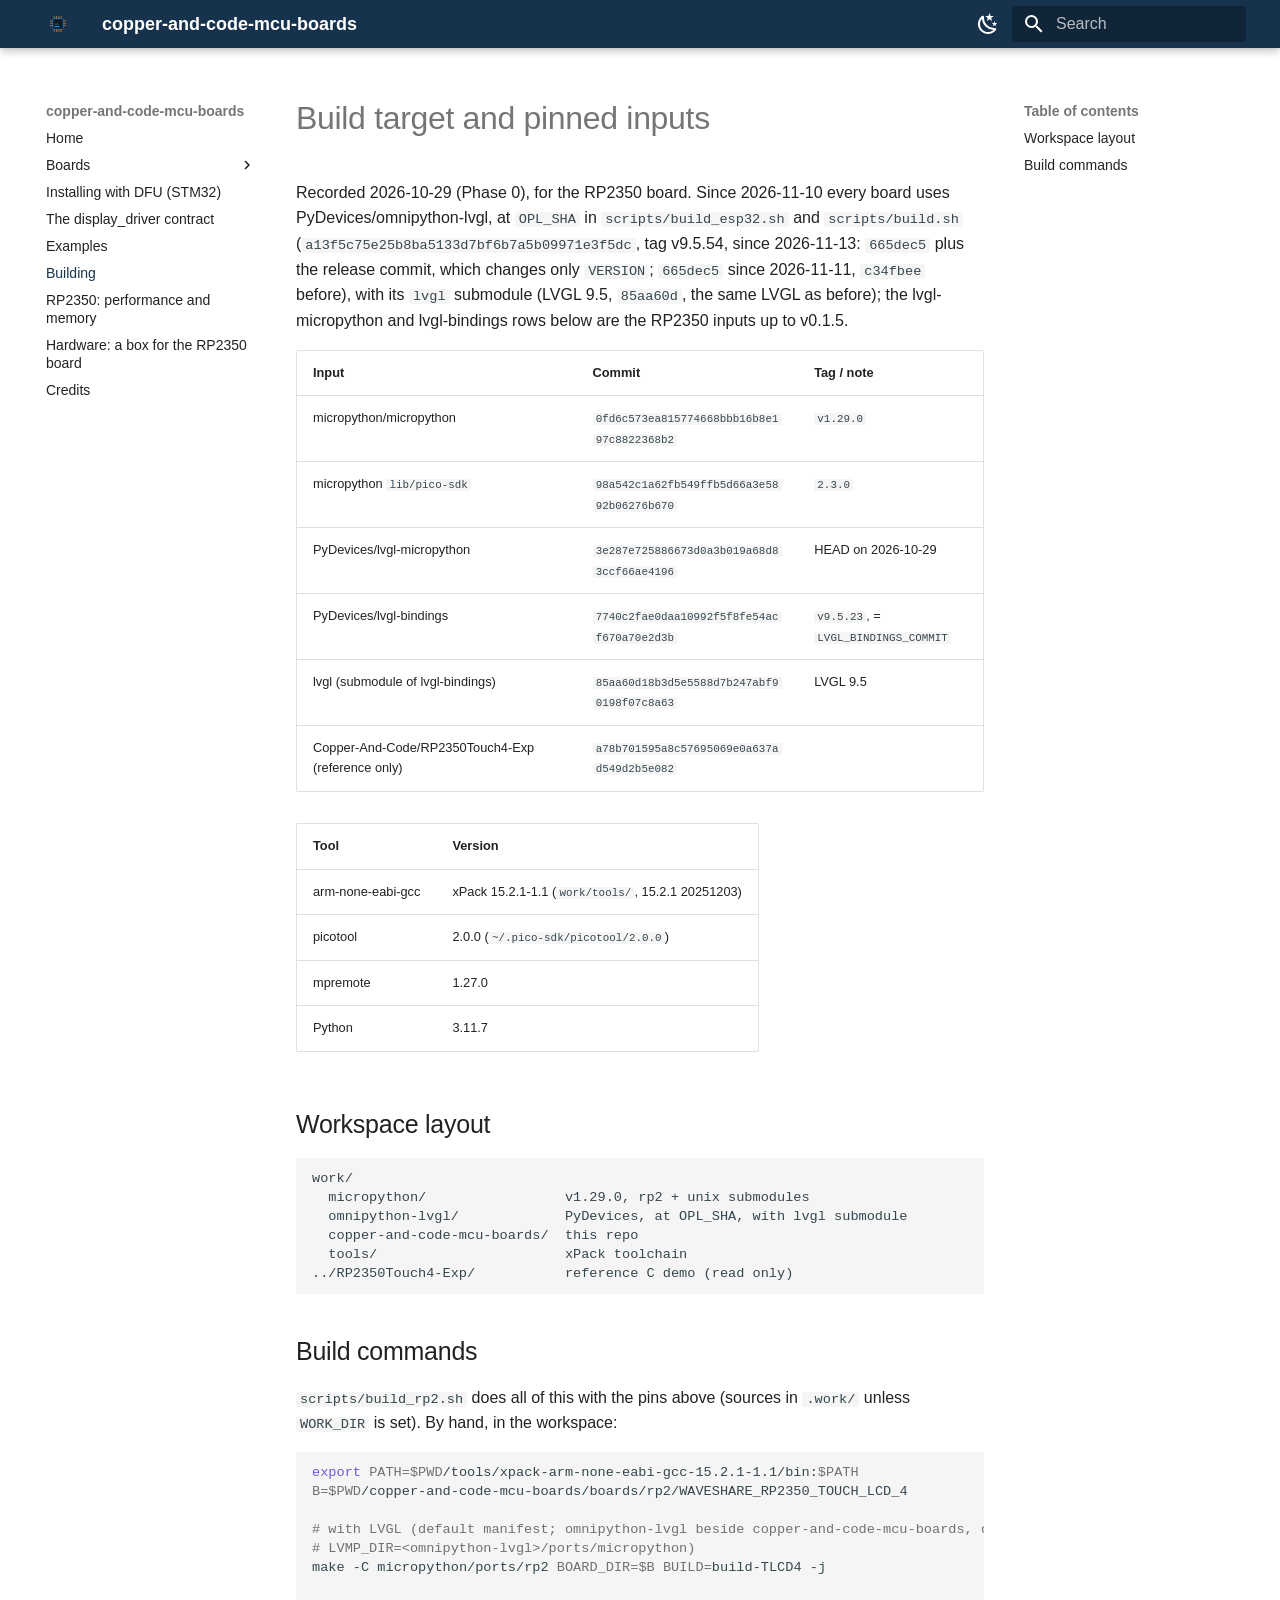
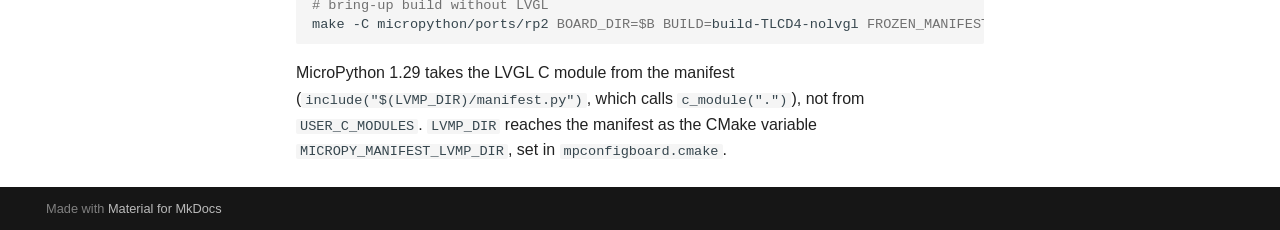
<file: target/index.html>
<!doctype html>
<html lang="en" class="no-js">
  <head>
    
      <meta charset="utf-8">
      <meta name="viewport" content="width=device-width,initial-scale=1">
      
        <meta name="description" content="MicroPython and LVGL firmware for microcontroller boards with a touch screen">
      
      
      
        <link rel="canonical" href="https://copper-and-code.github.io/copper-and-code-mcu-boards/target/">
      
      
        <link rel="prev" href="../examples/">
      
      
        <link rel="next" href="../rp2350-touch-lcd4/">
      
      
        
      
      
      <link rel="icon" href="../images/logo.svg">
      <meta name="generator" content="mkdocs-1.6.1, mkdocs-material-9.8.1">
    
    
      
        <title>Building - copper-and-code-mcu-boards</title>
      
    
    
      <link rel="stylesheet" href="../assets/stylesheets/main.57a0d79d.min.css">
      
        
        <link rel="stylesheet" href="../assets/stylesheets/palette.fb2fffe2.min.css">
      
      


    
    
      
    
    
      
    
    
      <link rel="stylesheet" href="../stylesheets/site.css">
    
    <script>__md_scope=new URL("..",location),__md_hash=e=>[...e].reduce(((e,_)=>(e<<5)-e+_.charCodeAt(0)),0),__md_get=(e,_=localStorage,t=__md_scope)=>JSON.parse(_.getItem(t.pathname+"."+e)),__md_set=(e,_,t=localStorage,a=__md_scope)=>{try{t.setItem(a.pathname+"."+e,JSON.stringify(_))}catch(e){}}</script>
    
      

    
    
  </head>
  
  
    
    
      
    
    
    
    
    <body dir="ltr" data-md-color-scheme="default" data-md-color-primary="custom" data-md-color-accent="custom">
  
    
    <input class="md-toggle" data-md-toggle="drawer" type="checkbox" id="__drawer" autocomplete="off">
    <input class="md-toggle" data-md-toggle="search" type="checkbox" id="__search" autocomplete="off">
    <label class="md-overlay" for="__drawer"></label>
    <div data-md-component="skip">
      
        
        <a href="#build-target-and-pinned-inputs" class="md-skip">
          Skip to content
        </a>
      
    </div>
    <div data-md-component="announce">
      
    </div>
    
    
      

  

<header class="md-header md-header--shadow" data-md-component="header">
  <nav class="md-header__inner md-grid" aria-label="Header">
    <a href=".." title="copper-and-code-mcu-boards" class="md-header__button md-logo" aria-label="copper-and-code-mcu-boards" data-md-component="logo">
      
  <img src="../images/logo.svg" alt="logo">

    </a>
    <label class="md-header__button md-icon" for="__drawer">
      
      <svg xmlns="http://www.w3.org/2000/svg" viewBox="0 0 24 24"><path d="M3 6h18v2H3zm0 5h18v2H3zm0 5h18v2H3z"/></svg>
    </label>
    <div class="md-header__title" data-md-component="header-title">
      <div class="md-header__ellipsis">
        <div class="md-header__topic">
          <span class="md-ellipsis">
            copper-and-code-mcu-boards
          </span>
        </div>
        <div class="md-header__topic" data-md-component="header-topic">
          <span class="md-ellipsis">
            
              Building
            
          </span>
        </div>
      </div>
    </div>
    
      
        <form class="md-header__option" data-md-component="palette">
  
    
    
    
    <input class="md-option" data-md-color-media="(prefers-color-scheme: light)" data-md-color-scheme="default" data-md-color-primary="custom" data-md-color-accent="custom"  aria-label="Switch to dark mode"  type="radio" name="__palette" id="__palette_0">
    
      <label class="md-header__button md-icon" title="Switch to dark mode" for="__palette_1" hidden>
        <svg xmlns="http://www.w3.org/2000/svg" viewBox="0 0 24 24"><path d="m17.75 4.09-2.53 1.94.91 3.06-2.63-1.81-2.63 1.81.91-3.06-2.53-1.94L12.44 4l1.06-3 1.06 3zm3.5 6.91-1.64 1.25.59 1.98-1.7-1.17-1.7 1.17.59-1.98L15.75 11l2.06-.05L18.5 9l.69 1.95zm-2.28 4.95c.83-.08 1.72 1.1 1.19 1.85-.32.45-.66.87-1.08 1.27C15.17 23 8.84 23 4.94 19.07c-3.91-3.9-3.91-10.24 0-14.14.4-.4.82-.76 1.27-1.08.75-.53 1.93.36 1.85 1.19-.27 2.86.69 5.83 2.89 8.02a9.96 9.96 0 0 0 8.02 2.89m-1.64 2.02a12.08 12.08 0 0 1-7.8-3.47c-2.17-2.19-3.33-5-3.49-7.82-2.81 3.14-2.7 7.96.31 10.98 3.02 3.01 7.84 3.12 10.98.31"/></svg>
      </label>
    
  
    
    
    
    <input class="md-option" data-md-color-media="(prefers-color-scheme: dark)" data-md-color-scheme="slate" data-md-color-primary="custom" data-md-color-accent="custom"  aria-label="Switch to light mode"  type="radio" name="__palette" id="__palette_1">
    
      <label class="md-header__button md-icon" title="Switch to light mode" for="__palette_0" hidden>
        <svg xmlns="http://www.w3.org/2000/svg" viewBox="0 0 24 24"><path d="M12 7a5 5 0 0 1 5 5 5 5 0 0 1-5 5 5 5 0 0 1-5-5 5 5 0 0 1 5-5m0 2a3 3 0 0 0-3 3 3 3 0 0 0 3 3 3 3 0 0 0 3-3 3 3 0 0 0-3-3m0-7 2.39 3.42C13.65 5.15 12.84 5 12 5s-1.65.15-2.39.42zM3.34 7l4.16-.35A7.2 7.2 0 0 0 5.94 8.5c-.44.74-.69 1.5-.83 2.29zm.02 10 1.76-3.77a7.131 7.131 0 0 0 2.38 4.14zM20.65 7l-1.77 3.79a7.02 7.02 0 0 0-2.38-4.15zm-.01 10-4.14.36c.59-.51 1.12-1.14 1.54-1.86.42-.73.69-1.5.83-2.29zM12 22l-2.41-3.44c.74.27 1.55.44 2.41.44.82 0 1.63-.17 2.37-.44z"/></svg>
      </label>
    
  
</form>
      
    
    
      <script>var palette=__md_get("__palette");if(palette&&palette.color){if("(prefers-color-scheme)"===palette.color.media){var media=matchMedia("(prefers-color-scheme: light)"),input=document.querySelector(media.matches?"[data-md-color-media='(prefers-color-scheme: light)']":"[data-md-color-media='(prefers-color-scheme: dark)']");palette.color.media=input.getAttribute("data-md-color-media"),palette.color.scheme=input.getAttribute("data-md-color-scheme"),palette.color.primary=input.getAttribute("data-md-color-primary"),palette.color.accent=input.getAttribute("data-md-color-accent")}for(var[key,value]of Object.entries(palette.color))document.body.setAttribute("data-md-color-"+key,value)}</script>
    
    
    
      
      
        <label class="md-header__button md-icon" for="__search">
          
          <svg xmlns="http://www.w3.org/2000/svg" viewBox="0 0 24 24"><path d="M9.5 3A6.5 6.5 0 0 1 16 9.5c0 1.61-.59 3.09-1.56 4.23l.27.27h.79l5 5-1.5 1.5-5-5v-.79l-.27-.27A6.52 6.52 0 0 1 9.5 16 6.5 6.5 0 0 1 3 9.5 6.5 6.5 0 0 1 9.5 3m0 2C7 5 5 7 5 9.5S7 14 9.5 14 14 12 14 9.5 12 5 9.5 5"/></svg>
        </label>
        <div class="md-search" data-md-component="search" role="dialog">
  <label class="md-search__overlay" for="__search"></label>
  <div class="md-search__inner" role="search">
    <form class="md-search__form" name="search">
      <input type="text" class="md-search__input" name="query" aria-label="Search" placeholder="Search" autocapitalize="off" autocorrect="off" autocomplete="off" spellcheck="false" data-md-component="search-query" required>
      <label class="md-search__icon md-icon" for="__search">
        
        <svg xmlns="http://www.w3.org/2000/svg" viewBox="0 0 24 24"><path d="M9.5 3A6.5 6.5 0 0 1 16 9.5c0 1.61-.59 3.09-1.56 4.23l.27.27h.79l5 5-1.5 1.5-5-5v-.79l-.27-.27A6.52 6.52 0 0 1 9.5 16 6.5 6.5 0 0 1 3 9.5 6.5 6.5 0 0 1 9.5 3m0 2C7 5 5 7 5 9.5S7 14 9.5 14 14 12 14 9.5 12 5 9.5 5"/></svg>
        
        <svg xmlns="http://www.w3.org/2000/svg" viewBox="0 0 24 24"><path d="M20 11v2H8l5.5 5.5-1.42 1.42L4.16 12l7.92-7.92L13.5 5.5 8 11z"/></svg>
      </label>
      <nav class="md-search__options" aria-label="Search">
        
          <a href="javascript:void(0)" class="md-search__icon md-icon" title="Share" aria-label="Share" data-clipboard data-clipboard-text="" data-md-component="search-share" tabindex="-1">
            
            <svg xmlns="http://www.w3.org/2000/svg" viewBox="0 0 24 24"><path d="M18 16.08c-.76 0-1.44.3-1.96.77L8.91 12.7c.05-.23.09-.46.09-.7s-.04-.47-.09-.7l7.05-4.11c.54.5 1.25.81 2.04.81a3 3 0 0 0 3-3 3 3 0 0 0-3-3 3 3 0 0 0-3 3c0 .24.04.47.09.7L8.04 9.81C7.5 9.31 6.79 9 6 9a3 3 0 0 0-3 3 3 3 0 0 0 3 3c.79 0 1.5-.31 2.04-.81l7.12 4.15c-.05.21-.08.43-.08.66 0 1.61 1.31 2.91 2.92 2.91s2.92-1.3 2.92-2.91A2.92 2.92 0 0 0 18 16.08"/></svg>
          </a>
        
        <button type="reset" class="md-search__icon md-icon" title="Clear" aria-label="Clear" tabindex="-1">
          
          <svg xmlns="http://www.w3.org/2000/svg" viewBox="0 0 24 24"><path d="M19 6.41 17.59 5 12 10.59 6.41 5 5 6.41 10.59 12 5 17.59 6.41 19 12 13.41 17.59 19 19 17.59 13.41 12z"/></svg>
        </button>
      </nav>
      
    </form>
    <div class="md-search__output">
      <div class="md-search__scrollwrap" tabindex="0" data-md-scrollfix>
        <div class="md-search-result" data-md-component="search-result">
          <div class="md-search-result__meta">
            Initializing search
          </div>
          <ol class="md-search-result__list" role="presentation"></ol>
        </div>
      </div>
    </div>
  </div>
</div>
      
    
    
  </nav>
  
</header>
    
    <div class="md-container" data-md-component="container">
      
      
        
          
        
      
      <main class="md-main" data-md-component="main">
        <div class="md-main__inner md-grid">
          
            
              
              <div class="md-sidebar md-sidebar--primary" data-md-component="sidebar" data-md-type="navigation" >
                <div class="md-sidebar__scrollwrap">
                  <div class="md-sidebar__inner">
                    



<nav class="md-nav md-nav--primary" aria-label="Navigation" data-md-level="0">
  <label class="md-nav__title" for="__drawer">
    <a href=".." title="copper-and-code-mcu-boards" class="md-nav__button md-logo" aria-label="copper-and-code-mcu-boards" data-md-component="logo">
      
  <img src="../images/logo.svg" alt="logo">

    </a>
    copper-and-code-mcu-boards
  </label>
  
  <ul class="md-nav__list" data-md-scrollfix>
    
      
      
  
  
  
  
    <li class="md-nav__item">
      <a href=".." class="md-nav__link">
        
  
  
  <span class="md-ellipsis">
    
  
    Home
  

    
  </span>
  
  

      </a>
    </li>
  

    
      
      
  
  
  
  
    
    
    
    
    
    <li class="md-nav__item md-nav__item--nested">
      
        
        
        <input class="md-nav__toggle md-toggle " type="checkbox" id="__nav_2" >
        
          
          <label class="md-nav__link" for="__nav_2" id="__nav_2_label" tabindex="0">
            
  
  
  <span class="md-ellipsis">
    
  
    Boards
  

    
  </span>
  
  

            <span class="md-nav__icon md-icon"></span>
          </label>
        
        <nav class="md-nav" data-md-level="1" aria-labelledby="__nav_2_label" aria-expanded="false">
          <label class="md-nav__title" for="__nav_2">
            <span class="md-nav__icon md-icon"></span>
            
  
    Boards
  

          </label>
          <ul class="md-nav__list" data-md-scrollfix>
            
              
                
  
  
  
  
    <li class="md-nav__item">
      <a href="../boards/rp2350-touch-lcd-4/" class="md-nav__link">
        
  
  
  <span class="md-ellipsis">
    
  
    Waveshare RP2350-Touch-LCD-4
  

    
  </span>
  
  

      </a>
    </li>
  

              
            
              
                
  
  
  
  
    <li class="md-nav__item">
      <a href="../stm32h743/" class="md-nav__link">
        
  
  
  <span class="md-ellipsis">
    
  
    STM32H743 boards
  

    
  </span>
  
  

      </a>
    </li>
  

              
            
              
                
  
  
  
  
    <li class="md-nav__item">
      <a href="../esp32-4848s040/" class="md-nav__link">
        
  
  
  <span class="md-ellipsis">
    
  
    ESP32-4848S040
  

    
  </span>
  
  

      </a>
    </li>
  

              
            
          </ul>
        </nav>
      
    </li>
  

    
      
      
  
  
  
  
    <li class="md-nav__item">
      <a href="../flash-dfu/" class="md-nav__link">
        
  
  
  <span class="md-ellipsis">
    
  
    Installing with DFU (STM32)
  

    
  </span>
  
  

      </a>
    </li>
  

    
      
      
  
  
  
  
    <li class="md-nav__item">
      <a href="../display-driver/" class="md-nav__link">
        
  
  
  <span class="md-ellipsis">
    
  
    The display_driver contract
  

    
  </span>
  
  

      </a>
    </li>
  

    
      
      
  
  
  
  
    <li class="md-nav__item">
      <a href="../examples/" class="md-nav__link">
        
  
  
  <span class="md-ellipsis">
    
  
    Examples
  

    
  </span>
  
  

      </a>
    </li>
  

    
      
      
  
  
    
  
  
  
    <li class="md-nav__item md-nav__item--active">
      
      <input class="md-nav__toggle md-toggle" type="checkbox" id="__toc">
      
      
        
      
      
        <label class="md-nav__link md-nav__link--active" for="__toc">
          
  
  
  <span class="md-ellipsis">
    
  
    Building
  

    
  </span>
  
  

          <span class="md-nav__icon md-icon"></span>
        </label>
      
      <a href="./" class="md-nav__link md-nav__link--active">
        
  
  
  <span class="md-ellipsis">
    
  
    Building
  

    
  </span>
  
  

      </a>
      
        

<nav class="md-nav md-nav--secondary" aria-label="Table of contents">
  
  
  
    
  
  
    <label class="md-nav__title" for="__toc">
      <span class="md-nav__icon md-icon"></span>
      Table of contents
    </label>
    <ul class="md-nav__list" data-md-component="toc" data-md-scrollfix>
      
        <li class="md-nav__item">
  <a href="#workspace-layout" class="md-nav__link">
    <span class="md-ellipsis">
      
        Workspace layout
      
    </span>
  </a>
  
</li>
      
        <li class="md-nav__item">
  <a href="#build-commands" class="md-nav__link">
    <span class="md-ellipsis">
      
        Build commands
      
    </span>
  </a>
  
</li>
      
    </ul>
  
</nav>
      
    </li>
  

    
      
      
  
  
  
  
    <li class="md-nav__item">
      <a href="../rp2350-touch-lcd4/" class="md-nav__link">
        
  
  
  <span class="md-ellipsis">
    
  
    RP2350: performance and memory
  

    
  </span>
  
  

      </a>
    </li>
  

    
      
      
  
  
  
  
    <li class="md-nav__item">
      <a href="../hardware/rp2350-touch-lcd4-box/" class="md-nav__link">
        
  
  
  <span class="md-ellipsis">
    
  
    Hardware: a box for the RP2350 board
  

    
  </span>
  
  

      </a>
    </li>
  

    
      
      
  
  
  
  
    <li class="md-nav__item">
      <a href="../CREDITS/" class="md-nav__link">
        
  
  
  <span class="md-ellipsis">
    
  
    Credits
  

    
  </span>
  
  

      </a>
    </li>
  

    
  </ul>
</nav>
                  </div>
                </div>
              </div>
            
            
              
              <div class="md-sidebar md-sidebar--secondary" data-md-component="sidebar" data-md-type="toc" >
                <div class="md-sidebar__scrollwrap">
                  <div class="md-sidebar__inner">
                    

<nav class="md-nav md-nav--secondary" aria-label="Table of contents">
  
  
  
    
  
  
    <label class="md-nav__title" for="__toc">
      <span class="md-nav__icon md-icon"></span>
      Table of contents
    </label>
    <ul class="md-nav__list" data-md-component="toc" data-md-scrollfix>
      
        <li class="md-nav__item">
  <a href="#workspace-layout" class="md-nav__link">
    <span class="md-ellipsis">
      
        Workspace layout
      
    </span>
  </a>
  
</li>
      
        <li class="md-nav__item">
  <a href="#build-commands" class="md-nav__link">
    <span class="md-ellipsis">
      
        Build commands
      
    </span>
  </a>
  
</li>
      
    </ul>
  
</nav>
                  </div>
                </div>
              </div>
            
          
          
            <div class="md-content" data-md-component="content">
              
              <article class="md-content__inner md-typeset">
                
                  



<h1 id="build-target-and-pinned-inputs">Build target and pinned inputs<a class="headerlink" href="#build-target-and-pinned-inputs" title="Permanent link">&para;</a></h1>
<p>Recorded 2026-10-29 (Phase 0), for the RP2350 board. Since 2026-11-10 every board uses
PyDevices/omnipython-lvgl, at <code>OPL_SHA</code> in <code>scripts/build_esp32.sh</code> and <code>scripts/build.sh</code>
(<code>a13f5c75e25b8ba5133d7bf6b7a5b09971e3f5dc</code>, tag v9.5.54, since 2026-11-13: <code>665dec5</code> plus the
release commit, which changes only <code>VERSION</code>; <code>665dec5</code> since 2026-11-11, <code>c34fbee</code> before), with its <code>lvgl</code> submodule (LVGL 9.5,
<code>85aa60d</code>, the same LVGL as before); the lvgl-micropython and lvgl-bindings rows below are
the RP2350 inputs up to v0.1.5.</p>
<table>
<thead>
<tr>
<th>Input</th>
<th>Commit</th>
<th>Tag / note</th>
</tr>
</thead>
<tbody>
<tr>
<td>micropython/micropython</td>
<td><code>0fd6c573ea815774668bbb16b8e197c8822368b2</code></td>
<td><code>v1.29.0</code></td>
</tr>
<tr>
<td>micropython <code>lib/pico-sdk</code></td>
<td><code>98a542c1a62fb549ffb5d66a3e5892b06276b670</code></td>
<td><code>2.3.0</code></td>
</tr>
<tr>
<td>PyDevices/lvgl-micropython</td>
<td><code>3e287e725886673d0a3b019a68d83ccf66ae4196</code></td>
<td>HEAD on 2026-10-29</td>
</tr>
<tr>
<td>PyDevices/lvgl-bindings</td>
<td><code>7740c2fae0daa10992f5f8fe54acf670a70e2d3b</code></td>
<td><code>v9.5.23</code>, = <code>LVGL_BINDINGS_COMMIT</code></td>
</tr>
<tr>
<td>lvgl (submodule of lvgl-bindings)</td>
<td><code>85aa60d18b3d5e5588d7b247abf90198f07c8a63</code></td>
<td>LVGL 9.5</td>
</tr>
<tr>
<td>Copper-And-Code/RP2350Touch4-Exp (reference only)</td>
<td><code>a78b701595a8c57695069e0a637ad549d2b5e082</code></td>
<td></td>
</tr>
</tbody>
</table>
<table>
<thead>
<tr>
<th>Tool</th>
<th>Version</th>
</tr>
</thead>
<tbody>
<tr>
<td>arm-none-eabi-gcc</td>
<td>xPack 15.2.1-1.1 (<code>work/tools/</code>, 15.2.1 20251203)</td>
</tr>
<tr>
<td>picotool</td>
<td>2.0.0 (<code>~/.pico-sdk/picotool/2.0.0</code>)</td>
</tr>
<tr>
<td>mpremote</td>
<td>1.27.0</td>
</tr>
<tr>
<td>Python</td>
<td>3.11.7</td>
</tr>
</tbody>
</table>
<h2 id="workspace-layout">Workspace layout<a class="headerlink" href="#workspace-layout" title="Permanent link">&para;</a></h2>
<div class="highlight"><pre><span></span><code>work/
  micropython/                 v1.29.0, rp2 + unix submodules
  omnipython-lvgl/             PyDevices, at OPL_SHA, with lvgl submodule
  copper-and-code-mcu-boards/  this repo
  tools/                       xPack toolchain
../RP2350Touch4-Exp/           reference C demo (read only)
</code></pre></div>
<h2 id="build-commands">Build commands<a class="headerlink" href="#build-commands" title="Permanent link">&para;</a></h2>
<p><code>scripts/build_rp2.sh</code> does all of this with the pins above (sources in <code>.work/</code> unless
<code>WORK_DIR</code> is set). By hand, in the workspace:</p>
<div class="highlight"><pre><span></span><code><span class="nb">export</span><span class="w"> </span><span class="nv">PATH</span><span class="o">=</span><span class="nv">$PWD</span>/tools/xpack-arm-none-eabi-gcc-15.2.1-1.1/bin:<span class="nv">$PATH</span>
<span class="nv">B</span><span class="o">=</span><span class="nv">$PWD</span>/copper-and-code-mcu-boards/boards/rp2/WAVESHARE_RP2350_TOUCH_LCD_4

<span class="c1"># with LVGL (default manifest; omnipython-lvgl beside copper-and-code-mcu-boards, or</span>
<span class="c1"># LVMP_DIR=&lt;omnipython-lvgl&gt;/ports/micropython)</span>
make<span class="w"> </span>-C<span class="w"> </span>micropython/ports/rp2<span class="w"> </span><span class="nv">BOARD_DIR</span><span class="o">=</span><span class="nv">$B</span><span class="w"> </span><span class="nv">BUILD</span><span class="o">=</span>build-TLCD4<span class="w"> </span>-j

<span class="c1"># bring-up build without LVGL</span>
make<span class="w"> </span>-C<span class="w"> </span>micropython/ports/rp2<span class="w"> </span><span class="nv">BOARD_DIR</span><span class="o">=</span><span class="nv">$B</span><span class="w"> </span><span class="nv">BUILD</span><span class="o">=</span>build-TLCD4-nolvgl<span class="w"> </span><span class="nv">FROZEN_MANIFEST</span><span class="o">=</span><span class="nv">$B</span>/manifest_nolvgl.py<span class="w"> </span>-j
</code></pre></div>
<p>MicroPython 1.29 takes the LVGL C module from the manifest
(<code>include("$(LVMP_DIR)/manifest.py")</code>, which calls <code>c_module(".")</code>), not from
<code>USER_C_MODULES</code>. <code>LVMP_DIR</code> reaches the manifest as the CMake variable
<code>MICROPY_MANIFEST_LVMP_DIR</code>, set in <code>mpconfigboard.cmake</code>.</p>












                
              </article>
            </div>
          
          
<script>var target=document.getElementById(location.hash.slice(1));target&&target.name&&(target.checked=target.name.startsWith("__tabbed_"))</script>
        </div>
        
          <button type="button" class="md-top md-icon" data-md-component="top" hidden>
  
  <svg xmlns="http://www.w3.org/2000/svg" viewBox="0 0 24 24"><path d="M13 20h-2V8l-5.5 5.5-1.42-1.42L12 4.16l7.92 7.92-1.42 1.42L13 8z"/></svg>
  Back to top
</button>
        
      </main>
      
        <footer class="md-footer">
  
  <div class="md-footer-meta md-typeset">
    <div class="md-footer-meta__inner md-grid">
      <div class="md-copyright">
  
  
    Made with
    <a href="https://squidfunk.github.io/mkdocs-material/" target="_blank" rel="noopener">
      Material for MkDocs
    </a>
  
</div>
      
    </div>
  </div>
</footer>
      
    </div>
    <div class="md-dialog" data-md-component="dialog">
      <div class="md-dialog__inner md-typeset"></div>
    </div>
    
    
    
      
      
      <script id="__config" type="application/json">{"annotate": null, "base": "..", "features": ["navigation.top", "navigation.tracking", "search.highlight", "search.share"], "search": "../assets/javascripts/workers/search.a7633da7.min.js", "tags": null, "translations": {"clipboard.copied": "Copied to clipboard", "clipboard.copy": "Copy to clipboard", "search.result.more.one": "1 more on this page", "search.result.more.other": "# more on this page", "search.result.none": "No matching documents", "search.result.one": "1 matching document", "search.result.other": "# matching documents", "search.result.placeholder": "Type to start searching", "search.result.term.missing": "Missing", "select.version": "Select version"}, "version": null}</script>
    
    
      <script src="../assets/javascripts/bundle.a5f9d56c.min.js"></script>
      
    
  </body>
</html>
</file>
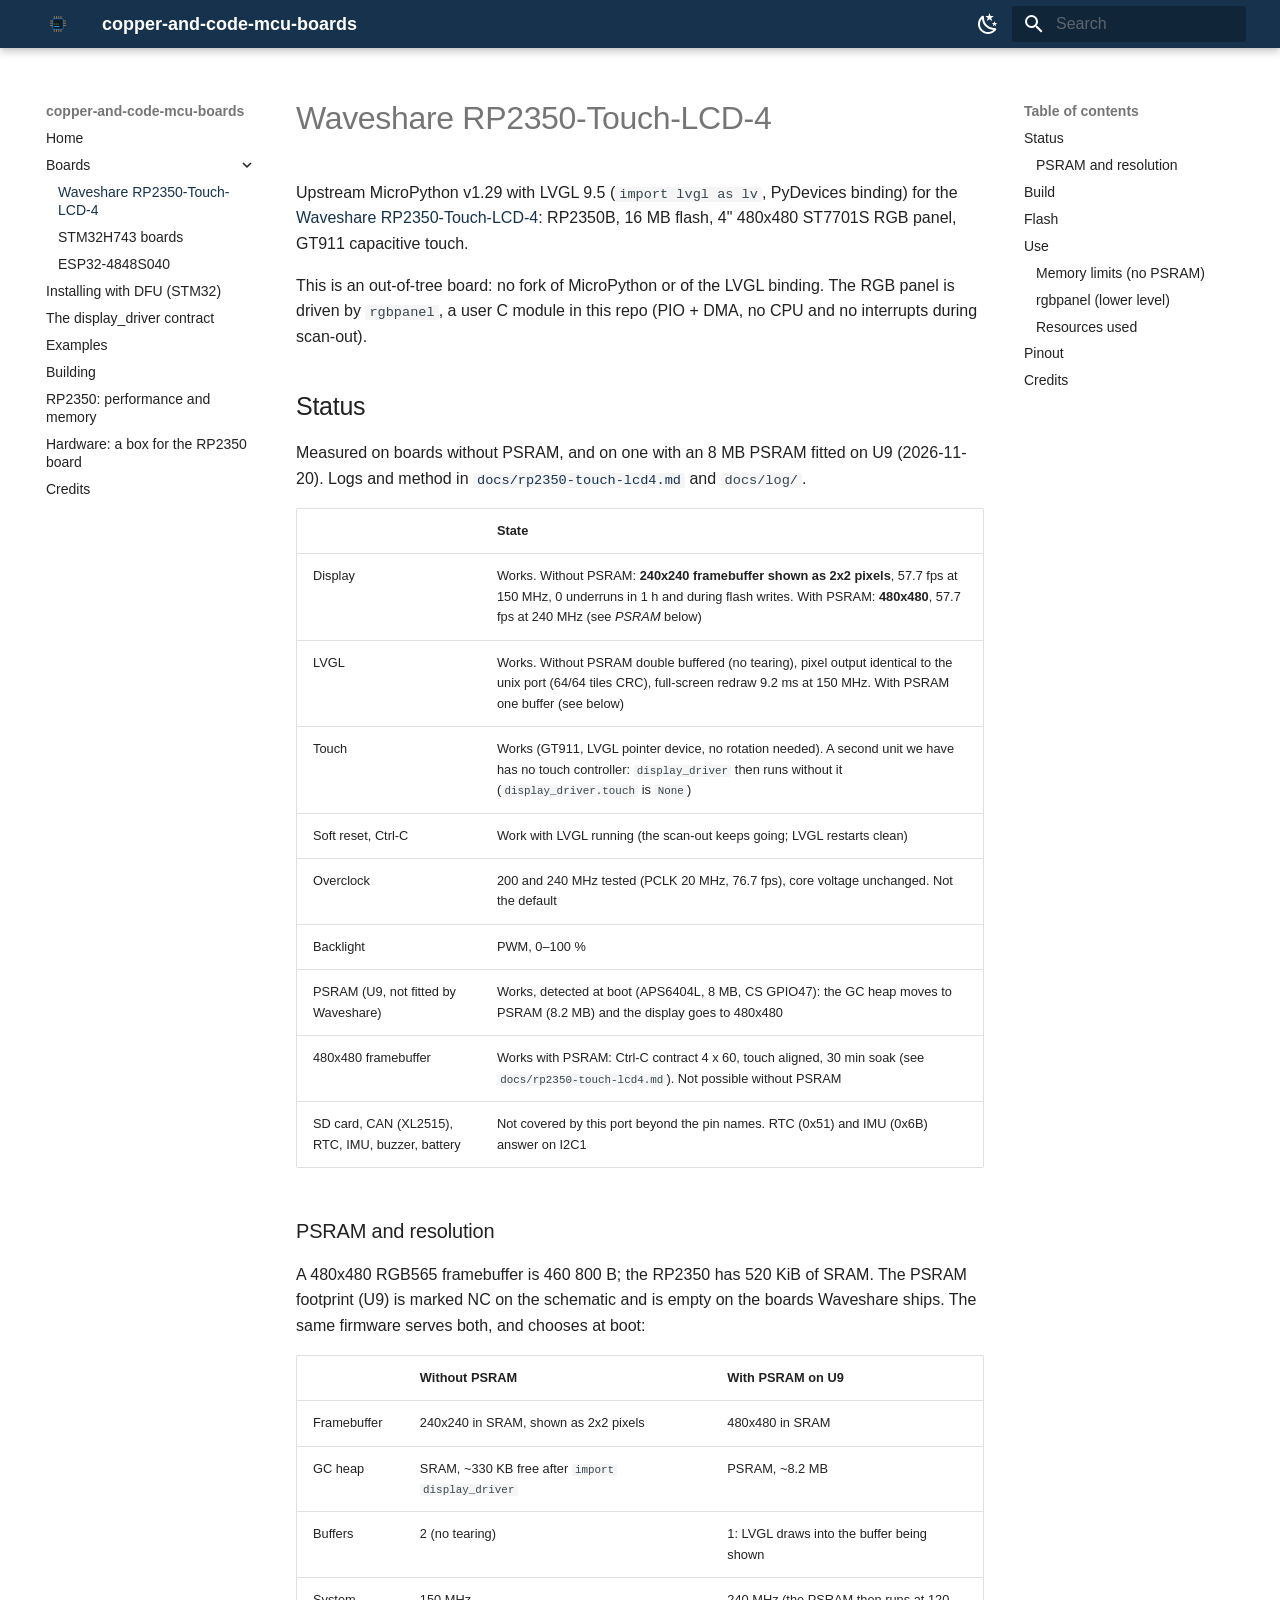
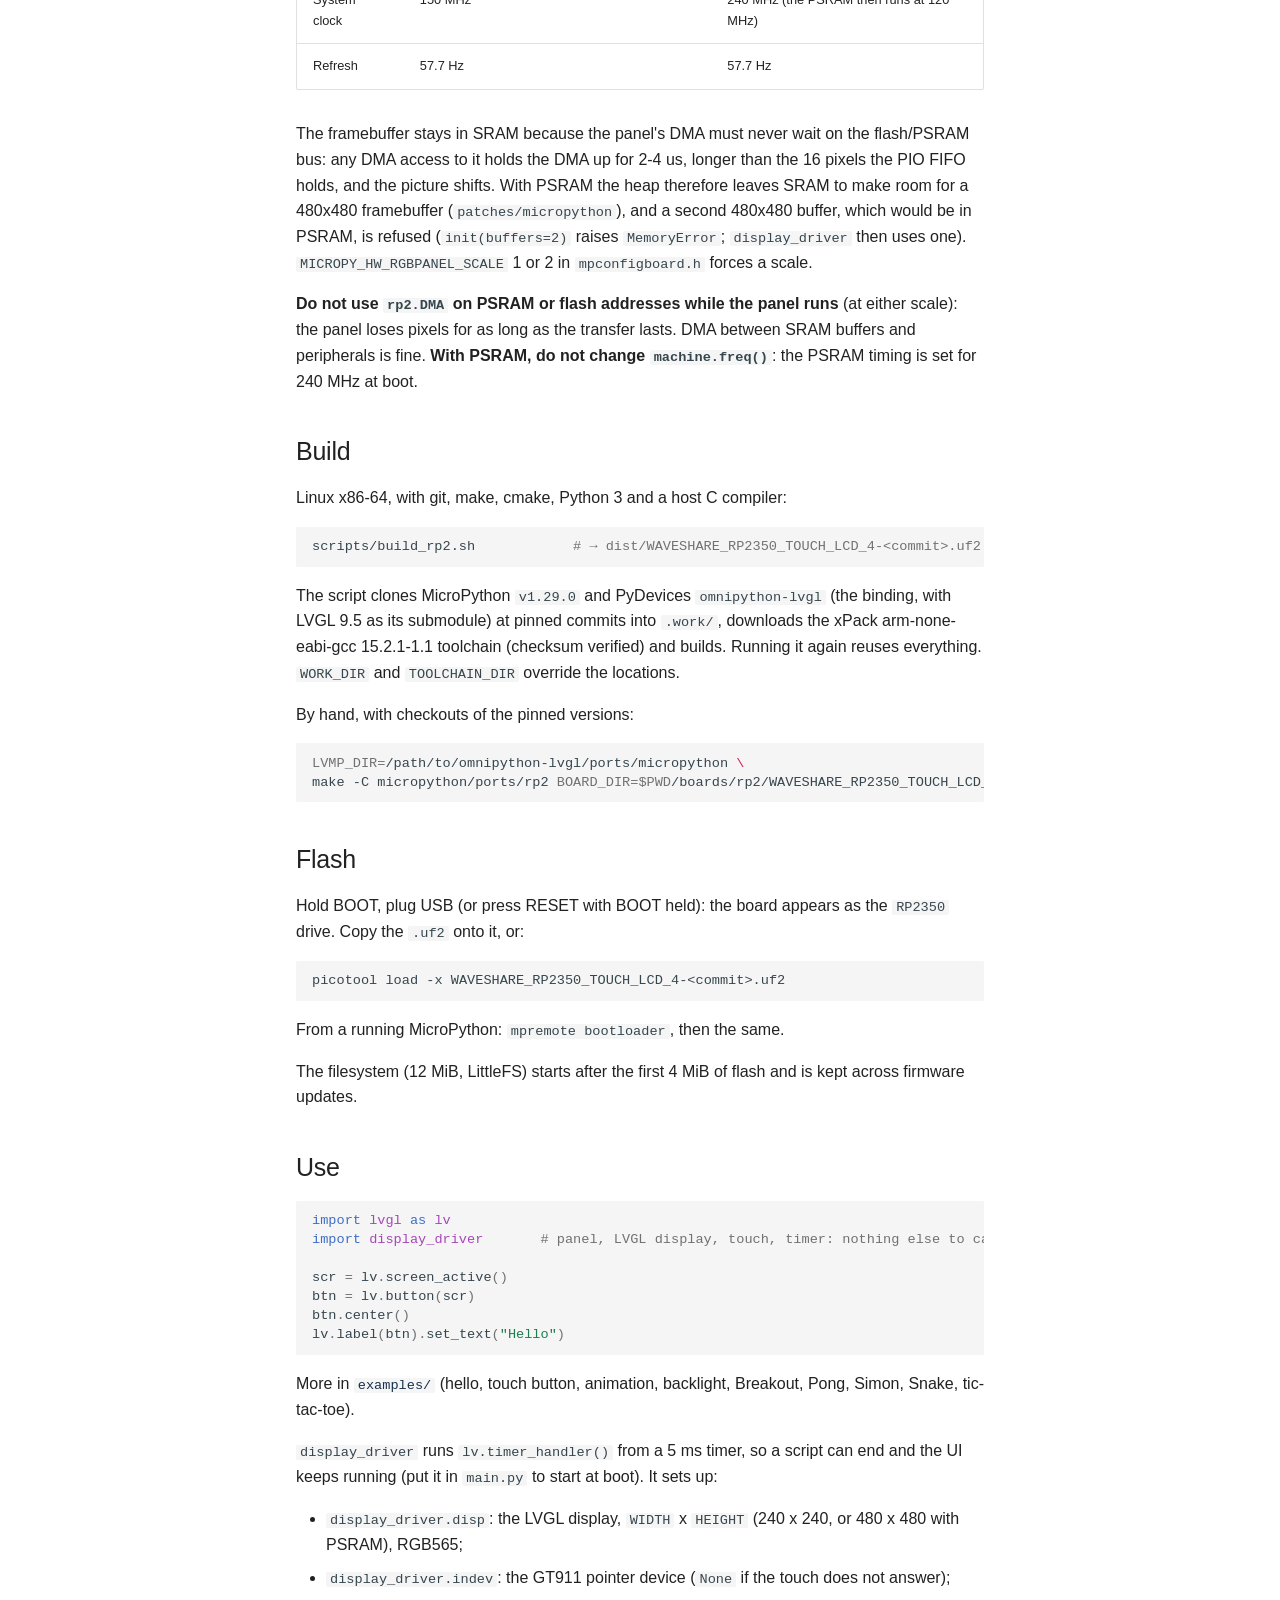
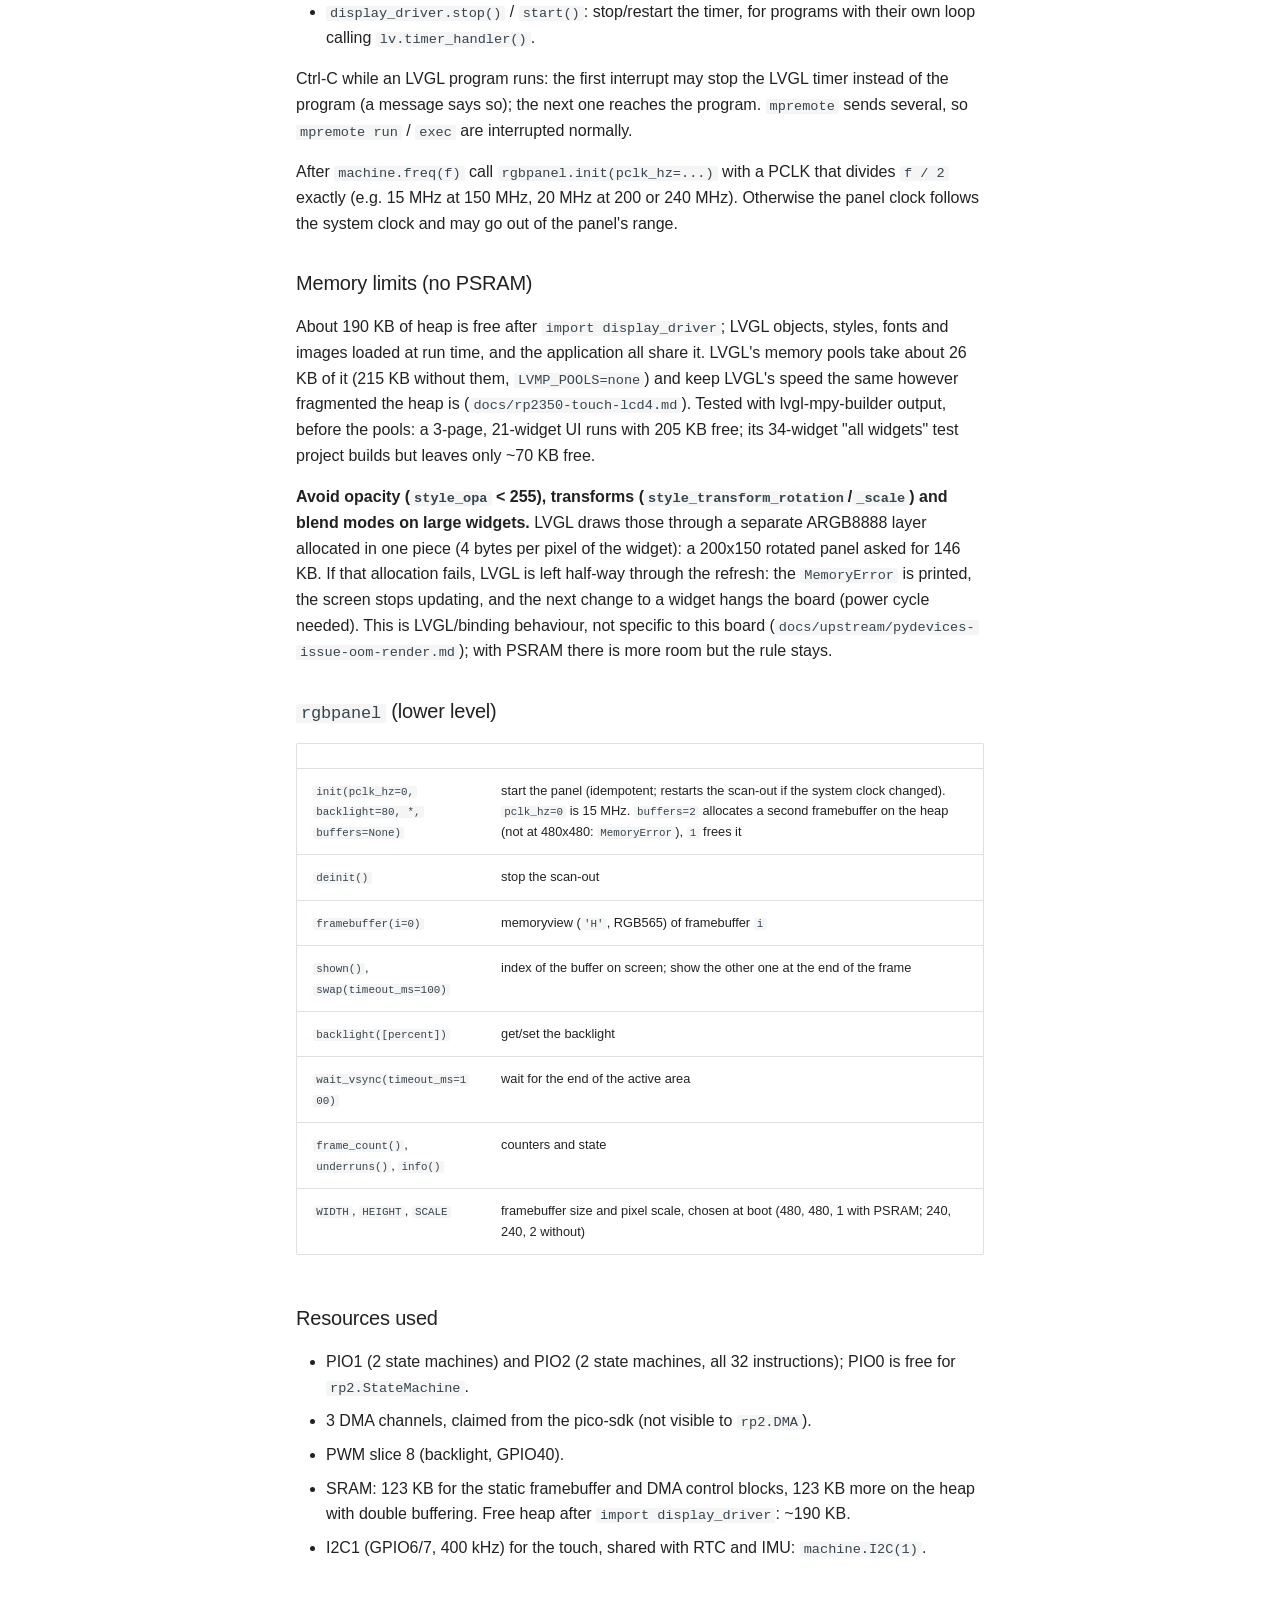
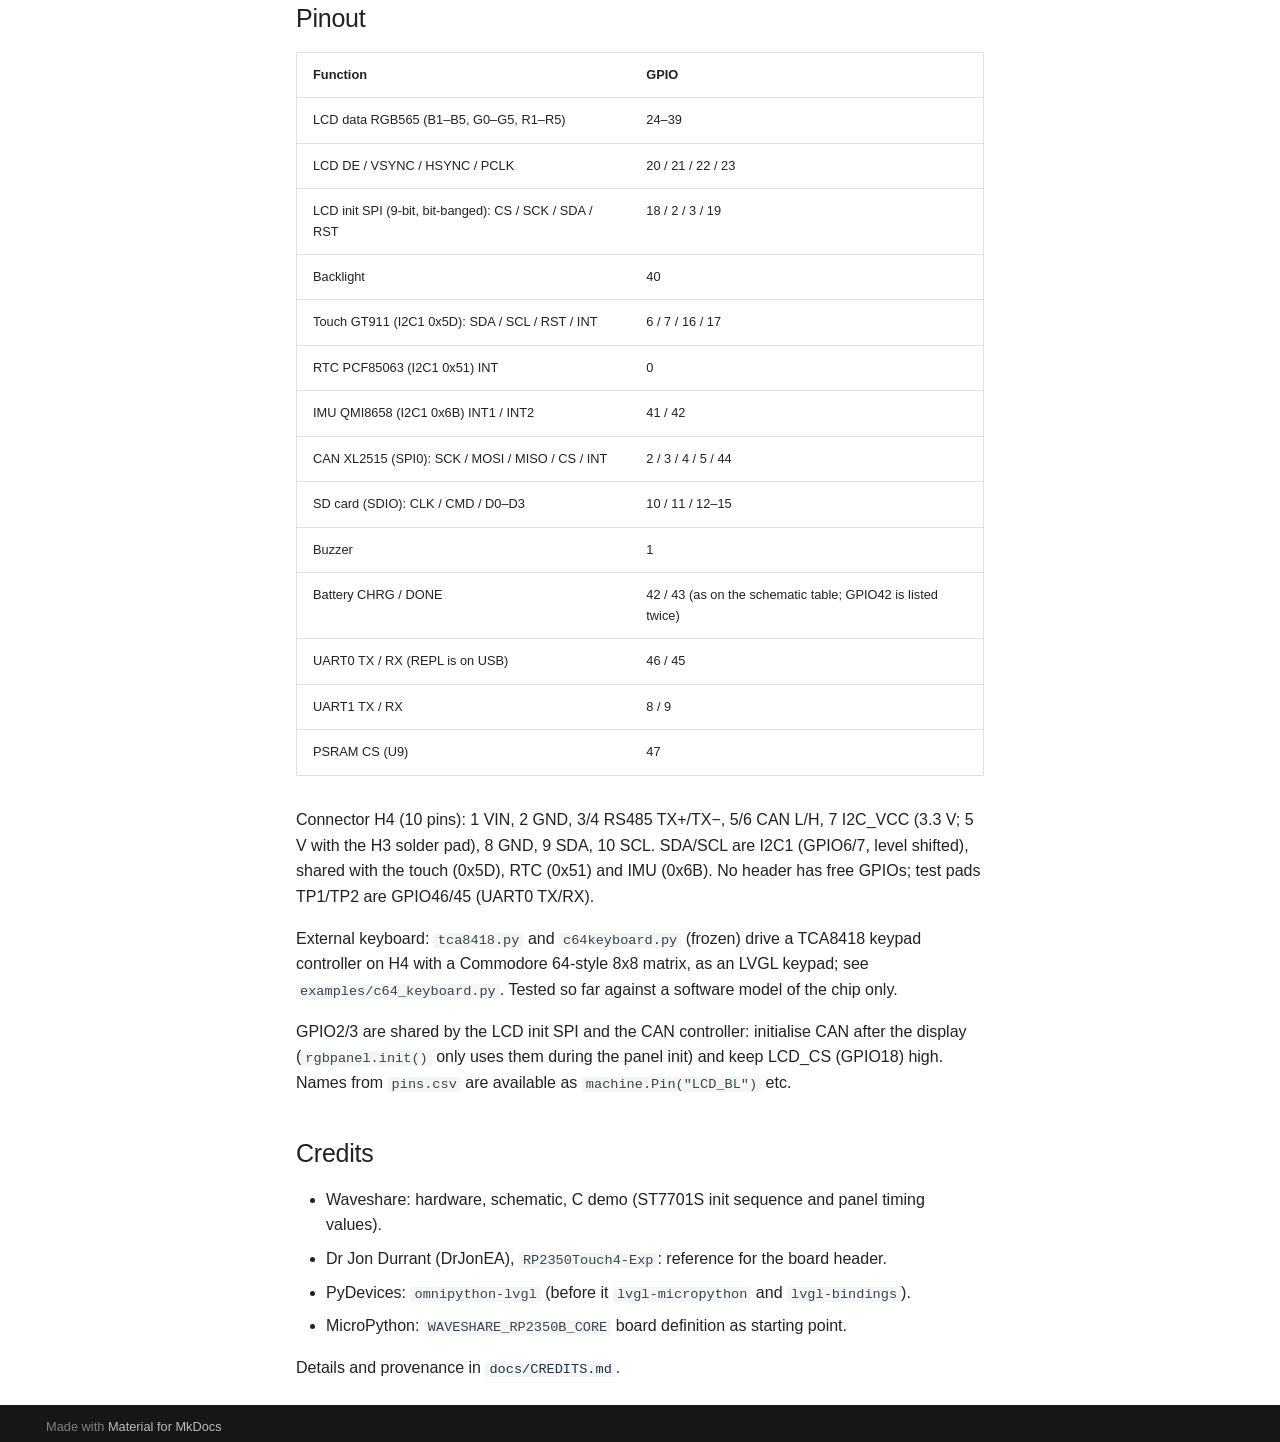
<file: boards/rp2350-touch-lcd-4/index.html>
<!doctype html>
<html lang="en" class="no-js">
  <head>
    
      <meta charset="utf-8">
      <meta name="viewport" content="width=device-width,initial-scale=1">
      
        <meta name="description" content="MicroPython and LVGL firmware for microcontroller boards with a touch screen">
      
      
      
        <link rel="canonical" href="https://copper-and-code.github.io/copper-and-code-mcu-boards/boards/rp2350-touch-lcd-4/">
      
      
        <link rel="prev" href="../..">
      
      
        <link rel="next" href="../../stm32h743/">
      
      
        
      
      
      <link rel="icon" href="../../images/logo.svg">
      <meta name="generator" content="mkdocs-1.6.1, mkdocs-material-9.8.1">
    
    
      
        <title>Waveshare RP2350-Touch-LCD-4 - copper-and-code-mcu-boards</title>
      
    
    
      <link rel="stylesheet" href="../../assets/stylesheets/main.57a0d79d.min.css">
      
        
        <link rel="stylesheet" href="../../assets/stylesheets/palette.fb2fffe2.min.css">
      
      


    
    
      
    
    
      
    
    
      <link rel="stylesheet" href="../../stylesheets/site.css">
    
    <script>__md_scope=new URL("../..",location),__md_hash=e=>[...e].reduce(((e,_)=>(e<<5)-e+_.charCodeAt(0)),0),__md_get=(e,_=localStorage,t=__md_scope)=>JSON.parse(_.getItem(t.pathname+"."+e)),__md_set=(e,_,t=localStorage,a=__md_scope)=>{try{t.setItem(a.pathname+"."+e,JSON.stringify(_))}catch(e){}}</script>
    
      

    
    
  </head>
  
  
    
    
      
    
    
    
    
    <body dir="ltr" data-md-color-scheme="default" data-md-color-primary="custom" data-md-color-accent="custom">
  
    
    <input class="md-toggle" data-md-toggle="drawer" type="checkbox" id="__drawer" autocomplete="off">
    <input class="md-toggle" data-md-toggle="search" type="checkbox" id="__search" autocomplete="off">
    <label class="md-overlay" for="__drawer"></label>
    <div data-md-component="skip">
      
        
        <a href="#waveshare-rp2350-touch-lcd-4" class="md-skip">
          Skip to content
        </a>
      
    </div>
    <div data-md-component="announce">
      
    </div>
    
    
      

  

<header class="md-header md-header--shadow" data-md-component="header">
  <nav class="md-header__inner md-grid" aria-label="Header">
    <a href="../.." title="copper-and-code-mcu-boards" class="md-header__button md-logo" aria-label="copper-and-code-mcu-boards" data-md-component="logo">
      
  <img src="../../images/logo.svg" alt="logo">

    </a>
    <label class="md-header__button md-icon" for="__drawer">
      
      <svg xmlns="http://www.w3.org/2000/svg" viewBox="0 0 24 24"><path d="M3 6h18v2H3zm0 5h18v2H3zm0 5h18v2H3z"/></svg>
    </label>
    <div class="md-header__title" data-md-component="header-title">
      <div class="md-header__ellipsis">
        <div class="md-header__topic">
          <span class="md-ellipsis">
            copper-and-code-mcu-boards
          </span>
        </div>
        <div class="md-header__topic" data-md-component="header-topic">
          <span class="md-ellipsis">
            
              Waveshare RP2350-Touch-LCD-4
            
          </span>
        </div>
      </div>
    </div>
    
      
        <form class="md-header__option" data-md-component="palette">
  
    
    
    
    <input class="md-option" data-md-color-media="(prefers-color-scheme: light)" data-md-color-scheme="default" data-md-color-primary="custom" data-md-color-accent="custom"  aria-label="Switch to dark mode"  type="radio" name="__palette" id="__palette_0">
    
      <label class="md-header__button md-icon" title="Switch to dark mode" for="__palette_1" hidden>
        <svg xmlns="http://www.w3.org/2000/svg" viewBox="0 0 24 24"><path d="m17.75 4.09-2.53 1.94.91 3.06-2.63-1.81-2.63 1.81.91-3.06-2.53-1.94L12.44 4l1.06-3 1.06 3zm3.5 6.91-1.64 1.25.59 1.98-1.7-1.17-1.7 1.17.59-1.98L15.75 11l2.06-.05L18.5 9l.69 1.95zm-2.28 4.95c.83-.08 1.72 1.1 1.19 1.85-.32.45-.66.87-1.08 1.27C15.17 23 8.84 23 4.94 19.07c-3.91-3.9-3.91-10.24 0-14.14.4-.4.82-.76 1.27-1.08.75-.53 1.93.36 1.85 1.19-.27 2.86.69 5.83 2.89 8.02a9.96 9.96 0 0 0 8.02 2.89m-1.64 2.02a12.08 12.08 0 0 1-7.8-3.47c-2.17-2.19-3.33-5-3.49-7.82-2.81 3.14-2.7 7.96.31 10.98 3.02 3.01 7.84 3.12 10.98.31"/></svg>
      </label>
    
  
    
    
    
    <input class="md-option" data-md-color-media="(prefers-color-scheme: dark)" data-md-color-scheme="slate" data-md-color-primary="custom" data-md-color-accent="custom"  aria-label="Switch to light mode"  type="radio" name="__palette" id="__palette_1">
    
      <label class="md-header__button md-icon" title="Switch to light mode" for="__palette_0" hidden>
        <svg xmlns="http://www.w3.org/2000/svg" viewBox="0 0 24 24"><path d="M12 7a5 5 0 0 1 5 5 5 5 0 0 1-5 5 5 5 0 0 1-5-5 5 5 0 0 1 5-5m0 2a3 3 0 0 0-3 3 3 3 0 0 0 3 3 3 3 0 0 0 3-3 3 3 0 0 0-3-3m0-7 2.39 3.42C13.65 5.15 12.84 5 12 5s-1.65.15-2.39.42zM3.34 7l4.16-.35A7.2 7.2 0 0 0 5.94 8.5c-.44.74-.69 1.5-.83 2.29zm.02 10 1.76-3.77a7.131 7.131 0 0 0 2.38 4.14zM20.65 7l-1.77 3.79a7.02 7.02 0 0 0-2.38-4.15zm-.01 10-4.14.36c.59-.51 1.12-1.14 1.54-1.86.42-.73.69-1.5.83-2.29zM12 22l-2.41-3.44c.74.27 1.55.44 2.41.44.82 0 1.63-.17 2.37-.44z"/></svg>
      </label>
    
  
</form>
      
    
    
      <script>var palette=__md_get("__palette");if(palette&&palette.color){if("(prefers-color-scheme)"===palette.color.media){var media=matchMedia("(prefers-color-scheme: light)"),input=document.querySelector(media.matches?"[data-md-color-media='(prefers-color-scheme: light)']":"[data-md-color-media='(prefers-color-scheme: dark)']");palette.color.media=input.getAttribute("data-md-color-media"),palette.color.scheme=input.getAttribute("data-md-color-scheme"),palette.color.primary=input.getAttribute("data-md-color-primary"),palette.color.accent=input.getAttribute("data-md-color-accent")}for(var[key,value]of Object.entries(palette.color))document.body.setAttribute("data-md-color-"+key,value)}</script>
    
    
    
      
      
        <label class="md-header__button md-icon" for="__search">
          
          <svg xmlns="http://www.w3.org/2000/svg" viewBox="0 0 24 24"><path d="M9.5 3A6.5 6.5 0 0 1 16 9.5c0 1.61-.59 3.09-1.56 4.23l.27.27h.79l5 5-1.5 1.5-5-5v-.79l-.27-.27A6.52 6.52 0 0 1 9.5 16 6.5 6.5 0 0 1 3 9.5 6.5 6.5 0 0 1 9.5 3m0 2C7 5 5 7 5 9.5S7 14 9.5 14 14 12 14 9.5 12 5 9.5 5"/></svg>
        </label>
        <div class="md-search" data-md-component="search" role="dialog">
  <label class="md-search__overlay" for="__search"></label>
  <div class="md-search__inner" role="search">
    <form class="md-search__form" name="search">
      <input type="text" class="md-search__input" name="query" aria-label="Search" placeholder="Search" autocapitalize="off" autocorrect="off" autocomplete="off" spellcheck="false" data-md-component="search-query" required>
      <label class="md-search__icon md-icon" for="__search">
        
        <svg xmlns="http://www.w3.org/2000/svg" viewBox="0 0 24 24"><path d="M9.5 3A6.5 6.5 0 0 1 16 9.5c0 1.61-.59 3.09-1.56 4.23l.27.27h.79l5 5-1.5 1.5-5-5v-.79l-.27-.27A6.52 6.52 0 0 1 9.5 16 6.5 6.5 0 0 1 3 9.5 6.5 6.5 0 0 1 9.5 3m0 2C7 5 5 7 5 9.5S7 14 9.5 14 14 12 14 9.5 12 5 9.5 5"/></svg>
        
        <svg xmlns="http://www.w3.org/2000/svg" viewBox="0 0 24 24"><path d="M20 11v2H8l5.5 5.5-1.42 1.42L4.16 12l7.92-7.92L13.5 5.5 8 11z"/></svg>
      </label>
      <nav class="md-search__options" aria-label="Search">
        
          <a href="javascript:void(0)" class="md-search__icon md-icon" title="Share" aria-label="Share" data-clipboard data-clipboard-text="" data-md-component="search-share" tabindex="-1">
            
            <svg xmlns="http://www.w3.org/2000/svg" viewBox="0 0 24 24"><path d="M18 16.08c-.76 0-1.44.3-1.96.77L8.91 12.7c.05-.23.09-.46.09-.7s-.04-.47-.09-.7l7.05-4.11c.54.5 1.25.81 2.04.81a3 3 0 0 0 3-3 3 3 0 0 0-3-3 3 3 0 0 0-3 3c0 .24.04.47.09.7L8.04 9.81C7.5 9.31 6.79 9 6 9a3 3 0 0 0-3 3 3 3 0 0 0 3 3c.79 0 1.5-.31 2.04-.81l7.12 4.15c-.05.21-.08.43-.08.66 0 1.61 1.31 2.91 2.92 2.91s2.92-1.3 2.92-2.91A2.92 2.92 0 0 0 18 16.08"/></svg>
          </a>
        
        <button type="reset" class="md-search__icon md-icon" title="Clear" aria-label="Clear" tabindex="-1">
          
          <svg xmlns="http://www.w3.org/2000/svg" viewBox="0 0 24 24"><path d="M19 6.41 17.59 5 12 10.59 6.41 5 5 6.41 10.59 12 5 17.59 6.41 19 12 13.41 17.59 19 19 17.59 13.41 12z"/></svg>
        </button>
      </nav>
      
    </form>
    <div class="md-search__output">
      <div class="md-search__scrollwrap" tabindex="0" data-md-scrollfix>
        <div class="md-search-result" data-md-component="search-result">
          <div class="md-search-result__meta">
            Initializing search
          </div>
          <ol class="md-search-result__list" role="presentation"></ol>
        </div>
      </div>
    </div>
  </div>
</div>
      
    
    
  </nav>
  
</header>
    
    <div class="md-container" data-md-component="container">
      
      
        
          
        
      
      <main class="md-main" data-md-component="main">
        <div class="md-main__inner md-grid">
          
            
              
              <div class="md-sidebar md-sidebar--primary" data-md-component="sidebar" data-md-type="navigation" >
                <div class="md-sidebar__scrollwrap">
                  <div class="md-sidebar__inner">
                    



<nav class="md-nav md-nav--primary" aria-label="Navigation" data-md-level="0">
  <label class="md-nav__title" for="__drawer">
    <a href="../.." title="copper-and-code-mcu-boards" class="md-nav__button md-logo" aria-label="copper-and-code-mcu-boards" data-md-component="logo">
      
  <img src="../../images/logo.svg" alt="logo">

    </a>
    copper-and-code-mcu-boards
  </label>
  
  <ul class="md-nav__list" data-md-scrollfix>
    
      
      
  
  
  
  
    <li class="md-nav__item">
      <a href="../.." class="md-nav__link">
        
  
  
  <span class="md-ellipsis">
    
  
    Home
  

    
  </span>
  
  

      </a>
    </li>
  

    
      
      
  
  
    
  
  
  
    
    
    
    
    
    <li class="md-nav__item md-nav__item--active md-nav__item--nested">
      
        
        
        <input class="md-nav__toggle md-toggle " type="checkbox" id="__nav_2" checked>
        
          
          <label class="md-nav__link" for="__nav_2" id="__nav_2_label" tabindex="0">
            
  
  
  <span class="md-ellipsis">
    
  
    Boards
  

    
  </span>
  
  

            <span class="md-nav__icon md-icon"></span>
          </label>
        
        <nav class="md-nav" data-md-level="1" aria-labelledby="__nav_2_label" aria-expanded="true">
          <label class="md-nav__title" for="__nav_2">
            <span class="md-nav__icon md-icon"></span>
            
  
    Boards
  

          </label>
          <ul class="md-nav__list" data-md-scrollfix>
            
              
                
  
  
    
  
  
  
    <li class="md-nav__item md-nav__item--active">
      
      <input class="md-nav__toggle md-toggle" type="checkbox" id="__toc">
      
      
        
      
      
        <label class="md-nav__link md-nav__link--active" for="__toc">
          
  
  
  <span class="md-ellipsis">
    
  
    Waveshare RP2350-Touch-LCD-4
  

    
  </span>
  
  

          <span class="md-nav__icon md-icon"></span>
        </label>
      
      <a href="./" class="md-nav__link md-nav__link--active">
        
  
  
  <span class="md-ellipsis">
    
  
    Waveshare RP2350-Touch-LCD-4
  

    
  </span>
  
  

      </a>
      
        

<nav class="md-nav md-nav--secondary" aria-label="Table of contents">
  
  
  
    
  
  
    <label class="md-nav__title" for="__toc">
      <span class="md-nav__icon md-icon"></span>
      Table of contents
    </label>
    <ul class="md-nav__list" data-md-component="toc" data-md-scrollfix>
      
        <li class="md-nav__item">
  <a href="#status" class="md-nav__link">
    <span class="md-ellipsis">
      
        Status
      
    </span>
  </a>
  
    <nav class="md-nav" aria-label="Status">
      <ul class="md-nav__list">
        
          <li class="md-nav__item">
  <a href="#psram-and-resolution" class="md-nav__link">
    <span class="md-ellipsis">
      
        PSRAM and resolution
      
    </span>
  </a>
  
</li>
        
      </ul>
    </nav>
  
</li>
      
        <li class="md-nav__item">
  <a href="#build" class="md-nav__link">
    <span class="md-ellipsis">
      
        Build
      
    </span>
  </a>
  
</li>
      
        <li class="md-nav__item">
  <a href="#flash" class="md-nav__link">
    <span class="md-ellipsis">
      
        Flash
      
    </span>
  </a>
  
</li>
      
        <li class="md-nav__item">
  <a href="#use" class="md-nav__link">
    <span class="md-ellipsis">
      
        Use
      
    </span>
  </a>
  
    <nav class="md-nav" aria-label="Use">
      <ul class="md-nav__list">
        
          <li class="md-nav__item">
  <a href="#memory-limits-no-psram" class="md-nav__link">
    <span class="md-ellipsis">
      
        Memory limits (no PSRAM)
      
    </span>
  </a>
  
</li>
        
          <li class="md-nav__item">
  <a href="#rgbpanel-lower-level" class="md-nav__link">
    <span class="md-ellipsis">
      
        rgbpanel (lower level)
      
    </span>
  </a>
  
</li>
        
          <li class="md-nav__item">
  <a href="#resources-used" class="md-nav__link">
    <span class="md-ellipsis">
      
        Resources used
      
    </span>
  </a>
  
</li>
        
      </ul>
    </nav>
  
</li>
      
        <li class="md-nav__item">
  <a href="#pinout" class="md-nav__link">
    <span class="md-ellipsis">
      
        Pinout
      
    </span>
  </a>
  
</li>
      
        <li class="md-nav__item">
  <a href="#credits" class="md-nav__link">
    <span class="md-ellipsis">
      
        Credits
      
    </span>
  </a>
  
</li>
      
    </ul>
  
</nav>
      
    </li>
  

              
            
              
                
  
  
  
  
    <li class="md-nav__item">
      <a href="../../stm32h743/" class="md-nav__link">
        
  
  
  <span class="md-ellipsis">
    
  
    STM32H743 boards
  

    
  </span>
  
  

      </a>
    </li>
  

              
            
              
                
  
  
  
  
    <li class="md-nav__item">
      <a href="../../esp32-4848s040/" class="md-nav__link">
        
  
  
  <span class="md-ellipsis">
    
  
    ESP32-4848S040
  

    
  </span>
  
  

      </a>
    </li>
  

              
            
          </ul>
        </nav>
      
    </li>
  

    
      
      
  
  
  
  
    <li class="md-nav__item">
      <a href="../../flash-dfu/" class="md-nav__link">
        
  
  
  <span class="md-ellipsis">
    
  
    Installing with DFU (STM32)
  

    
  </span>
  
  

      </a>
    </li>
  

    
      
      
  
  
  
  
    <li class="md-nav__item">
      <a href="../../display-driver/" class="md-nav__link">
        
  
  
  <span class="md-ellipsis">
    
  
    The display_driver contract
  

    
  </span>
  
  

      </a>
    </li>
  

    
      
      
  
  
  
  
    <li class="md-nav__item">
      <a href="../../examples/" class="md-nav__link">
        
  
  
  <span class="md-ellipsis">
    
  
    Examples
  

    
  </span>
  
  

      </a>
    </li>
  

    
      
      
  
  
  
  
    <li class="md-nav__item">
      <a href="../../target/" class="md-nav__link">
        
  
  
  <span class="md-ellipsis">
    
  
    Building
  

    
  </span>
  
  

      </a>
    </li>
  

    
      
      
  
  
  
  
    <li class="md-nav__item">
      <a href="../../rp2350-touch-lcd4/" class="md-nav__link">
        
  
  
  <span class="md-ellipsis">
    
  
    RP2350: performance and memory
  

    
  </span>
  
  

      </a>
    </li>
  

    
      
      
  
  
  
  
    <li class="md-nav__item">
      <a href="../../hardware/rp2350-touch-lcd4-box/" class="md-nav__link">
        
  
  
  <span class="md-ellipsis">
    
  
    Hardware: a box for the RP2350 board
  

    
  </span>
  
  

      </a>
    </li>
  

    
      
      
  
  
  
  
    <li class="md-nav__item">
      <a href="../../CREDITS/" class="md-nav__link">
        
  
  
  <span class="md-ellipsis">
    
  
    Credits
  

    
  </span>
  
  

      </a>
    </li>
  

    
  </ul>
</nav>
                  </div>
                </div>
              </div>
            
            
              
              <div class="md-sidebar md-sidebar--secondary" data-md-component="sidebar" data-md-type="toc" >
                <div class="md-sidebar__scrollwrap">
                  <div class="md-sidebar__inner">
                    

<nav class="md-nav md-nav--secondary" aria-label="Table of contents">
  
  
  
    
  
  
    <label class="md-nav__title" for="__toc">
      <span class="md-nav__icon md-icon"></span>
      Table of contents
    </label>
    <ul class="md-nav__list" data-md-component="toc" data-md-scrollfix>
      
        <li class="md-nav__item">
  <a href="#status" class="md-nav__link">
    <span class="md-ellipsis">
      
        Status
      
    </span>
  </a>
  
    <nav class="md-nav" aria-label="Status">
      <ul class="md-nav__list">
        
          <li class="md-nav__item">
  <a href="#psram-and-resolution" class="md-nav__link">
    <span class="md-ellipsis">
      
        PSRAM and resolution
      
    </span>
  </a>
  
</li>
        
      </ul>
    </nav>
  
</li>
      
        <li class="md-nav__item">
  <a href="#build" class="md-nav__link">
    <span class="md-ellipsis">
      
        Build
      
    </span>
  </a>
  
</li>
      
        <li class="md-nav__item">
  <a href="#flash" class="md-nav__link">
    <span class="md-ellipsis">
      
        Flash
      
    </span>
  </a>
  
</li>
      
        <li class="md-nav__item">
  <a href="#use" class="md-nav__link">
    <span class="md-ellipsis">
      
        Use
      
    </span>
  </a>
  
    <nav class="md-nav" aria-label="Use">
      <ul class="md-nav__list">
        
          <li class="md-nav__item">
  <a href="#memory-limits-no-psram" class="md-nav__link">
    <span class="md-ellipsis">
      
        Memory limits (no PSRAM)
      
    </span>
  </a>
  
</li>
        
          <li class="md-nav__item">
  <a href="#rgbpanel-lower-level" class="md-nav__link">
    <span class="md-ellipsis">
      
        rgbpanel (lower level)
      
    </span>
  </a>
  
</li>
        
          <li class="md-nav__item">
  <a href="#resources-used" class="md-nav__link">
    <span class="md-ellipsis">
      
        Resources used
      
    </span>
  </a>
  
</li>
        
      </ul>
    </nav>
  
</li>
      
        <li class="md-nav__item">
  <a href="#pinout" class="md-nav__link">
    <span class="md-ellipsis">
      
        Pinout
      
    </span>
  </a>
  
</li>
      
        <li class="md-nav__item">
  <a href="#credits" class="md-nav__link">
    <span class="md-ellipsis">
      
        Credits
      
    </span>
  </a>
  
</li>
      
    </ul>
  
</nav>
                  </div>
                </div>
              </div>
            
          
          
            <div class="md-content" data-md-component="content">
              
              <article class="md-content__inner md-typeset">
                
                  



<h1 id="waveshare-rp2350-touch-lcd-4">Waveshare RP2350-Touch-LCD-4<a class="headerlink" href="#waveshare-rp2350-touch-lcd-4" title="Permanent link">&para;</a></h1>
<p>Upstream MicroPython v1.29 with LVGL 9.5 (<code>import lvgl as lv</code>, PyDevices binding) for the
<a href="https://www.waveshare.com/wiki/RP2350-Touch-LCD-4">Waveshare RP2350-Touch-LCD-4</a>:
RP2350B, 16 MB flash, 4" 480x480 ST7701S RGB panel, GT911 capacitive touch.</p>
<p>This is an out-of-tree board: no fork of MicroPython or of the LVGL binding. The RGB
panel is driven by <code>rgbpanel</code>, a user C module in this repo (PIO + DMA, no CPU and no
interrupts during scan-out).</p>
<h2 id="status">Status<a class="headerlink" href="#status" title="Permanent link">&para;</a></h2>
<p>Measured on boards without PSRAM, and on one with an 8 MB PSRAM fitted on U9
(2026-11-20). Logs and method in
<a href="../../rp2350-touch-lcd4/"><code>docs/rp2350-touch-lcd4.md</code></a> and <code>docs/log/</code>.</p>
<table>
<thead>
<tr>
<th></th>
<th>State</th>
</tr>
</thead>
<tbody>
<tr>
<td>Display</td>
<td>Works. Without PSRAM: <strong>240x240 framebuffer shown as 2x2 pixels</strong>, 57.7 fps at 150 MHz, 0 underruns in 1 h and during flash writes. With PSRAM: <strong>480x480</strong>, 57.7 fps at 240 MHz (see <em>PSRAM</em> below)</td>
</tr>
<tr>
<td>LVGL</td>
<td>Works. Without PSRAM double buffered (no tearing), pixel output identical to the unix port (64/64 tiles CRC), full-screen redraw 9.2 ms at 150 MHz. With PSRAM one buffer (see below)</td>
</tr>
<tr>
<td>Touch</td>
<td>Works (GT911, LVGL pointer device, no rotation needed). A second unit we have has no touch controller: <code>display_driver</code> then runs without it (<code>display_driver.touch</code> is <code>None</code>)</td>
</tr>
<tr>
<td>Soft reset, Ctrl-C</td>
<td>Work with LVGL running (the scan-out keeps going; LVGL restarts clean)</td>
</tr>
<tr>
<td>Overclock</td>
<td>200 and 240 MHz tested (PCLK 20 MHz, 76.7 fps), core voltage unchanged. Not the default</td>
</tr>
<tr>
<td>Backlight</td>
<td>PWM, 0–100 %</td>
</tr>
<tr>
<td>PSRAM (U9, not fitted by Waveshare)</td>
<td>Works, detected at boot (APS6404L, 8 MB, CS GPIO47): the GC heap moves to PSRAM (8.2 MB) and the display goes to 480x480</td>
</tr>
<tr>
<td>480x480 framebuffer</td>
<td>Works with PSRAM: Ctrl-C contract 4 x 60, touch aligned, 30 min soak (see <code>docs/rp2350-touch-lcd4.md</code>). Not possible without PSRAM</td>
</tr>
<tr>
<td>SD card, CAN (XL2515), RTC, IMU, buzzer, battery</td>
<td>Not covered by this port beyond the pin names. RTC (0x51) and IMU (0x6B) answer on I2C1</td>
</tr>
</tbody>
</table>
<h3 id="psram-and-resolution">PSRAM and resolution<a class="headerlink" href="#psram-and-resolution" title="Permanent link">&para;</a></h3>
<p>A 480x480 RGB565 framebuffer is 460 800 B; the RP2350 has 520 KiB of SRAM. The PSRAM
footprint (U9) is marked NC on the schematic and is empty on the boards Waveshare ships.
The same firmware serves both, and chooses at boot:</p>
<table>
<thead>
<tr>
<th></th>
<th>Without PSRAM</th>
<th>With PSRAM on U9</th>
</tr>
</thead>
<tbody>
<tr>
<td>Framebuffer</td>
<td>240x240 in SRAM, shown as 2x2 pixels</td>
<td>480x480 in SRAM</td>
</tr>
<tr>
<td>GC heap</td>
<td>SRAM, ~330 KB free after <code>import display_driver</code></td>
<td>PSRAM, ~8.2 MB</td>
</tr>
<tr>
<td>Buffers</td>
<td>2 (no tearing)</td>
<td>1: LVGL draws into the buffer being shown</td>
</tr>
<tr>
<td>System clock</td>
<td>150 MHz</td>
<td>240 MHz (the PSRAM then runs at 120 MHz)</td>
</tr>
<tr>
<td>Refresh</td>
<td>57.7 Hz</td>
<td>57.7 Hz</td>
</tr>
</tbody>
</table>
<p>The framebuffer stays in SRAM because the panel's DMA must never wait on the flash/PSRAM
bus: any DMA access to it holds the DMA up for 2-4 us, longer than the 16 pixels the PIO
FIFO holds, and the picture shifts. With PSRAM the heap therefore leaves SRAM to make room
for a 480x480 framebuffer (<code>patches/micropython</code>), and a second 480x480 buffer, which would
be in PSRAM, is refused (<code>init(buffers=2)</code> raises <code>MemoryError</code>; <code>display_driver</code> then uses
one). <code>MICROPY_HW_RGBPANEL_SCALE</code> 1 or 2 in <code>mpconfigboard.h</code> forces a scale.</p>
<p><strong>Do not use <code>rp2.DMA</code> on PSRAM or flash addresses while the panel runs</strong> (at either
scale): the panel loses pixels for as long as the transfer lasts. DMA between SRAM
buffers and peripherals is fine. <strong>With PSRAM, do not change <code>machine.freq()</code></strong>: the PSRAM
timing is set for 240 MHz at boot.</p>
<h2 id="build">Build<a class="headerlink" href="#build" title="Permanent link">&para;</a></h2>
<p>Linux x86-64, with git, make, cmake, Python 3 and a host C compiler:</p>
<div class="highlight"><pre><span></span><code>scripts/build_rp2.sh<span class="w">            </span><span class="c1"># → dist/WAVESHARE_RP2350_TOUCH_LCD_4-&lt;commit&gt;.uf2</span>
</code></pre></div>
<p>The script clones MicroPython <code>v1.29.0</code> and PyDevices <code>omnipython-lvgl</code> (the binding, with
LVGL 9.5 as its submodule) at pinned commits into <code>.work/</code>, downloads the
xPack arm-none-eabi-gcc 15.2.1-1.1 toolchain (checksum verified) and builds. Running it
again reuses everything. <code>WORK_DIR</code> and <code>TOOLCHAIN_DIR</code> override the locations.</p>
<p>By hand, with checkouts of the pinned versions:</p>
<div class="highlight"><pre><span></span><code><span class="nv">LVMP_DIR</span><span class="o">=</span>/path/to/omnipython-lvgl/ports/micropython<span class="w"> </span><span class="se">\</span>
make<span class="w"> </span>-C<span class="w"> </span>micropython/ports/rp2<span class="w"> </span><span class="nv">BOARD_DIR</span><span class="o">=</span><span class="nv">$PWD</span>/boards/rp2/WAVESHARE_RP2350_TOUCH_LCD_4
</code></pre></div>
<h2 id="flash">Flash<a class="headerlink" href="#flash" title="Permanent link">&para;</a></h2>
<p>Hold BOOT, plug USB (or press RESET with BOOT held): the board appears as the <code>RP2350</code>
drive. Copy the <code>.uf2</code> onto it, or:</p>
<div class="highlight"><pre><span></span><code>picotool<span class="w"> </span>load<span class="w"> </span>-x<span class="w"> </span>WAVESHARE_RP2350_TOUCH_LCD_4-&lt;commit&gt;.uf2
</code></pre></div>
<p>From a running MicroPython: <code>mpremote bootloader</code>, then the same.</p>
<p>The filesystem (12 MiB, LittleFS) starts after the first 4 MiB of flash and is kept
across firmware updates.</p>
<h2 id="use">Use<a class="headerlink" href="#use" title="Permanent link">&para;</a></h2>
<div class="highlight"><pre><span></span><code><span class="kn">import</span><span class="w"> </span><span class="nn">lvgl</span><span class="w"> </span><span class="k">as</span><span class="w"> </span><span class="nn">lv</span>
<span class="kn">import</span><span class="w"> </span><span class="nn">display_driver</span>       <span class="c1"># panel, LVGL display, touch, timer: nothing else to call</span>

<span class="n">scr</span> <span class="o">=</span> <span class="n">lv</span><span class="o">.</span><span class="n">screen_active</span><span class="p">()</span>
<span class="n">btn</span> <span class="o">=</span> <span class="n">lv</span><span class="o">.</span><span class="n">button</span><span class="p">(</span><span class="n">scr</span><span class="p">)</span>
<span class="n">btn</span><span class="o">.</span><span class="n">center</span><span class="p">()</span>
<span class="n">lv</span><span class="o">.</span><span class="n">label</span><span class="p">(</span><span class="n">btn</span><span class="p">)</span><span class="o">.</span><span class="n">set_text</span><span class="p">(</span><span class="s2">"Hello"</span><span class="p">)</span>
</code></pre></div>
<p>More in <a href="https://github.com/Copper-And-Code/copper-and-code-mcu-boards/tree/main/examples"><code>examples/</code></a> (hello, touch button, animation, backlight, Breakout, Pong, Simon, Snake, tic-tac-toe).</p>
<p><code>display_driver</code> runs <code>lv.timer_handler()</code> from a 5 ms timer, so a script can end and the
UI keeps running (put it in <code>main.py</code> to start at boot). It sets up:</p>
<ul>
<li><code>display_driver.disp</code>: the LVGL display, <code>WIDTH</code> x <code>HEIGHT</code> (240 x 240, or 480 x 480 with PSRAM), RGB565;</li>
<li><code>display_driver.indev</code>: the GT911 pointer device (<code>None</code> if the touch does not answer);</li>
<li><code>display_driver.stop()</code> / <code>start()</code>: stop/restart the timer, for programs with their own
  loop calling <code>lv.timer_handler()</code>.</li>
</ul>
<p>Ctrl-C while an LVGL program runs: the first interrupt may stop the LVGL timer instead of
the program (a message says so); the next one reaches the program. <code>mpremote</code> sends
several, so <code>mpremote run</code> / <code>exec</code> are interrupted normally.</p>
<p>After <code>machine.freq(f)</code> call <code>rgbpanel.init(pclk_hz=...)</code> with a PCLK that divides
<code>f / 2</code> exactly (e.g. 15 MHz at 150 MHz, 20 MHz at 200 or 240 MHz). Otherwise the panel
clock follows the system clock and may go out of the panel's range.</p>
<h3 id="memory-limits-no-psram">Memory limits (no PSRAM)<a class="headerlink" href="#memory-limits-no-psram" title="Permanent link">&para;</a></h3>
<p>About 190 KB of heap is free after <code>import display_driver</code>; LVGL objects, styles, fonts
and images loaded at run time, and the application all share it. LVGL's memory pools take
about 26 KB of it (215 KB without them, <code>LVMP_POOLS=none</code>) and keep LVGL's speed the same
however fragmented the heap is (<code>docs/rp2350-touch-lcd4.md</code>). Tested with lvgl-mpy-builder
output, before the pools: a 3-page, 21-widget UI runs with 205 KB free; its 34-widget
"all widgets" test project builds but leaves only ~70 KB free.</p>
<p><strong>Avoid opacity (<code>style_opa</code> &lt; 255), transforms (<code>style_transform_rotation</code>/<code>_scale</code>)
and blend modes on large widgets.</strong> LVGL draws those through a separate ARGB8888 layer
allocated in one piece (4 bytes per pixel of the widget): a 200x150 rotated panel asked for
146 KB. If that allocation fails, LVGL is left half-way through the refresh: the
<code>MemoryError</code> is printed, the screen stops updating, and the next change to a widget hangs
the board (power cycle needed). This is LVGL/binding behaviour, not specific to this
board (<code>docs/upstream/pydevices-issue-oom-render.md</code>); with PSRAM there is more room
but the rule stays.</p>
<h3 id="rgbpanel-lower-level"><code>rgbpanel</code> (lower level)<a class="headerlink" href="#rgbpanel-lower-level" title="Permanent link">&para;</a></h3>
<table>
<thead>
<tr>
<th></th>
<th></th>
</tr>
</thead>
<tbody>
<tr>
<td><code>init(pclk_hz=0, backlight=80, *, buffers=None)</code></td>
<td>start the panel (idempotent; restarts the scan-out if the system clock changed). <code>pclk_hz=0</code> is 15 MHz. <code>buffers=2</code> allocates a second framebuffer on the heap (not at 480x480: <code>MemoryError</code>), <code>1</code> frees it</td>
</tr>
<tr>
<td><code>deinit()</code></td>
<td>stop the scan-out</td>
</tr>
<tr>
<td><code>framebuffer(i=0)</code></td>
<td>memoryview (<code>'H'</code>, RGB565) of framebuffer <code>i</code></td>
</tr>
<tr>
<td><code>shown()</code>, <code>swap(timeout_ms=100)</code></td>
<td>index of the buffer on screen; show the other one at the end of the frame</td>
</tr>
<tr>
<td><code>backlight([percent])</code></td>
<td>get/set the backlight</td>
</tr>
<tr>
<td><code>wait_vsync(timeout_ms=100)</code></td>
<td>wait for the end of the active area</td>
</tr>
<tr>
<td><code>frame_count()</code>, <code>underruns()</code>, <code>info()</code></td>
<td>counters and state</td>
</tr>
<tr>
<td><code>WIDTH</code>, <code>HEIGHT</code>, <code>SCALE</code></td>
<td>framebuffer size and pixel scale, chosen at boot (480, 480, 1 with PSRAM; 240, 240, 2 without)</td>
</tr>
</tbody>
</table>
<h3 id="resources-used">Resources used<a class="headerlink" href="#resources-used" title="Permanent link">&para;</a></h3>
<ul>
<li>PIO1 (2 state machines) and PIO2 (2 state machines, all 32 instructions); PIO0 is free
  for <code>rp2.StateMachine</code>.</li>
<li>3 DMA channels, claimed from the pico-sdk (not visible to <code>rp2.DMA</code>).</li>
<li>PWM slice 8 (backlight, GPIO40).</li>
<li>SRAM: 123 KB for the static framebuffer and DMA control blocks, 123 KB more on the heap
  with double buffering. Free heap after <code>import display_driver</code>: ~190 KB.</li>
<li>I2C1 (GPIO6/7, 400 kHz) for the touch, shared with RTC and IMU: <code>machine.I2C(1)</code>.</li>
</ul>
<h2 id="pinout">Pinout<a class="headerlink" href="#pinout" title="Permanent link">&para;</a></h2>
<table>
<thead>
<tr>
<th>Function</th>
<th>GPIO</th>
</tr>
</thead>
<tbody>
<tr>
<td>LCD data RGB565 (B1–B5, G0–G5, R1–R5)</td>
<td>24–39</td>
</tr>
<tr>
<td>LCD DE / VSYNC / HSYNC / PCLK</td>
<td>20 / 21 / 22 / 23</td>
</tr>
<tr>
<td>LCD init SPI (9-bit, bit-banged): CS / SCK / SDA / RST</td>
<td>18 / 2 / 3 / 19</td>
</tr>
<tr>
<td>Backlight</td>
<td>40</td>
</tr>
<tr>
<td>Touch GT911 (I2C1 0x5D): SDA / SCL / RST / INT</td>
<td>6 / 7 / 16 / 17</td>
</tr>
<tr>
<td>RTC PCF85063 (I2C1 0x51) INT</td>
<td>0</td>
</tr>
<tr>
<td>IMU QMI8658 (I2C1 0x6B) INT1 / INT2</td>
<td>41 / 42</td>
</tr>
<tr>
<td>CAN XL2515 (SPI0): SCK / MOSI / MISO / CS / INT</td>
<td>2 / 3 / 4 / 5 / 44</td>
</tr>
<tr>
<td>SD card (SDIO): CLK / CMD / D0–D3</td>
<td>10 / 11 / 12–15</td>
</tr>
<tr>
<td>Buzzer</td>
<td>1</td>
</tr>
<tr>
<td>Battery CHRG / DONE</td>
<td>42 / 43 (as on the schematic table; GPIO42 is listed twice)</td>
</tr>
<tr>
<td>UART0 TX / RX (REPL is on USB)</td>
<td>46 / 45</td>
</tr>
<tr>
<td>UART1 TX / RX</td>
<td>8 / 9</td>
</tr>
<tr>
<td>PSRAM CS (U9)</td>
<td>47</td>
</tr>
</tbody>
</table>
<p>Connector H4 (10 pins): 1 VIN, 2 GND, 3/4 RS485 TX+/TX−, 5/6 CAN L/H, 7 I2C_VCC (3.3 V;
5 V with the H3 solder pad), 8 GND, 9 SDA, 10 SCL. SDA/SCL are I2C1 (GPIO6/7, level
shifted), shared with the touch (0x5D), RTC (0x51) and IMU (0x6B). No header has free
GPIOs; test pads TP1/TP2 are GPIO46/45 (UART0 TX/RX).</p>
<p>External keyboard: <code>tca8418.py</code> and <code>c64keyboard.py</code> (frozen) drive a TCA8418 keypad
controller on H4 with a Commodore 64-style 8x8 matrix, as an LVGL keypad; see
<code>examples/c64_keyboard.py</code>. Tested so far against a software model of the chip only.</p>
<p>GPIO2/3 are shared by the LCD init SPI and the CAN controller: initialise CAN after the
display (<code>rgbpanel.init()</code> only uses them during the panel init) and keep LCD_CS (GPIO18)
high. Names from <code>pins.csv</code> are available as <code>machine.Pin("LCD_BL")</code> etc.</p>
<h2 id="credits">Credits<a class="headerlink" href="#credits" title="Permanent link">&para;</a></h2>
<ul>
<li>Waveshare: hardware, schematic, C demo (ST7701S init sequence and panel timing values).</li>
<li>Dr Jon Durrant (DrJonEA), <code>RP2350Touch4-Exp</code>: reference for the board header.</li>
<li>PyDevices: <code>omnipython-lvgl</code> (before it <code>lvgl-micropython</code> and <code>lvgl-bindings</code>).</li>
<li>MicroPython: <code>WAVESHARE_RP2350B_CORE</code> board definition as starting point.</li>
</ul>
<p>Details and provenance in <a href="../../CREDITS/"><code>docs/CREDITS.md</code></a>.</p>












                
              </article>
            </div>
          
          
<script>var target=document.getElementById(location.hash.slice(1));target&&target.name&&(target.checked=target.name.startsWith("__tabbed_"))</script>
        </div>
        
          <button type="button" class="md-top md-icon" data-md-component="top" hidden>
  
  <svg xmlns="http://www.w3.org/2000/svg" viewBox="0 0 24 24"><path d="M13 20h-2V8l-5.5 5.5-1.42-1.42L12 4.16l7.92 7.92-1.42 1.42L13 8z"/></svg>
  Back to top
</button>
        
      </main>
      
        <footer class="md-footer">
  
  <div class="md-footer-meta md-typeset">
    <div class="md-footer-meta__inner md-grid">
      <div class="md-copyright">
  
  
    Made with
    <a href="https://squidfunk.github.io/mkdocs-material/" target="_blank" rel="noopener">
      Material for MkDocs
    </a>
  
</div>
      
    </div>
  </div>
</footer>
      
    </div>
    <div class="md-dialog" data-md-component="dialog">
      <div class="md-dialog__inner md-typeset"></div>
    </div>
    
    
    
      
      
      <script id="__config" type="application/json">{"annotate": null, "base": "../..", "features": ["navigation.top", "navigation.tracking", "search.highlight", "search.share"], "search": "../../assets/javascripts/workers/search.a7633da7.min.js", "tags": null, "translations": {"clipboard.copied": "Copied to clipboard", "clipboard.copy": "Copy to clipboard", "search.result.more.one": "1 more on this page", "search.result.more.other": "# more on this page", "search.result.none": "No matching documents", "search.result.one": "1 matching document", "search.result.other": "# matching documents", "search.result.placeholder": "Type to start searching", "search.result.term.missing": "Missing", "select.version": "Select version"}, "version": null}</script>
    
    
      <script src="../../assets/javascripts/bundle.a5f9d56c.min.js"></script>
      
    
  </body>
</html>
</file>
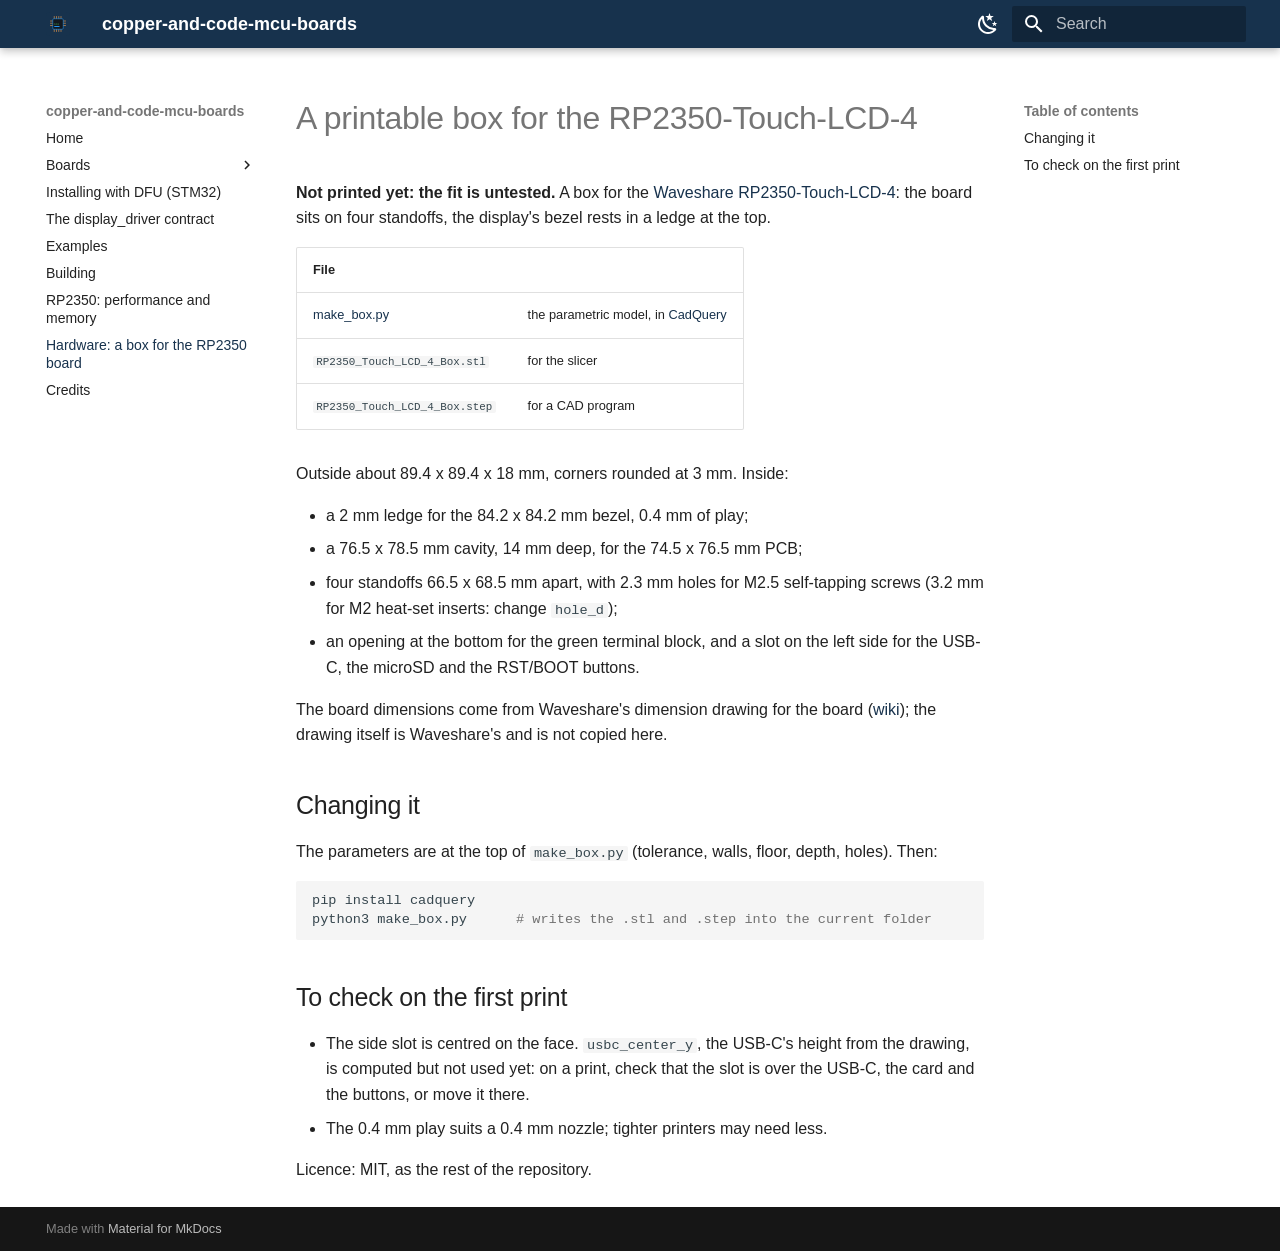
<file: hardware/rp2350-touch-lcd4-box/index.html>
<!doctype html>
<html lang="en" class="no-js">
  <head>
    
      <meta charset="utf-8">
      <meta name="viewport" content="width=device-width,initial-scale=1">
      
        <meta name="description" content="MicroPython and LVGL firmware for microcontroller boards with a touch screen">
      
      
      
        <link rel="canonical" href="https://copper-and-code.github.io/copper-and-code-mcu-boards/hardware/rp2350-touch-lcd4-box/">
      
      
        <link rel="prev" href="../../rp2350-touch-lcd4/">
      
      
        <link rel="next" href="../../CREDITS/">
      
      
        
      
      
      <link rel="icon" href="../../images/logo.svg">
      <meta name="generator" content="mkdocs-1.6.1, mkdocs-material-9.8.1">
    
    
      
        <title>Hardware: a box for the RP2350 board - copper-and-code-mcu-boards</title>
      
    
    
      <link rel="stylesheet" href="../../assets/stylesheets/main.57a0d79d.min.css">
      
        
        <link rel="stylesheet" href="../../assets/stylesheets/palette.fb2fffe2.min.css">
      
      


    
    
      
    
    
      
    
    
      <link rel="stylesheet" href="../../stylesheets/site.css">
    
    <script>__md_scope=new URL("../..",location),__md_hash=e=>[...e].reduce(((e,_)=>(e<<5)-e+_.charCodeAt(0)),0),__md_get=(e,_=localStorage,t=__md_scope)=>JSON.parse(_.getItem(t.pathname+"."+e)),__md_set=(e,_,t=localStorage,a=__md_scope)=>{try{t.setItem(a.pathname+"."+e,JSON.stringify(_))}catch(e){}}</script>
    
      

    
    
  </head>
  
  
    
    
      
    
    
    
    
    <body dir="ltr" data-md-color-scheme="default" data-md-color-primary="custom" data-md-color-accent="custom">
  
    
    <input class="md-toggle" data-md-toggle="drawer" type="checkbox" id="__drawer" autocomplete="off">
    <input class="md-toggle" data-md-toggle="search" type="checkbox" id="__search" autocomplete="off">
    <label class="md-overlay" for="__drawer"></label>
    <div data-md-component="skip">
      
        
        <a href="#a-printable-box-for-the-rp2350-touch-lcd-4" class="md-skip">
          Skip to content
        </a>
      
    </div>
    <div data-md-component="announce">
      
    </div>
    
    
      

  

<header class="md-header md-header--shadow" data-md-component="header">
  <nav class="md-header__inner md-grid" aria-label="Header">
    <a href="../.." title="copper-and-code-mcu-boards" class="md-header__button md-logo" aria-label="copper-and-code-mcu-boards" data-md-component="logo">
      
  <img src="../../images/logo.svg" alt="logo">

    </a>
    <label class="md-header__button md-icon" for="__drawer">
      
      <svg xmlns="http://www.w3.org/2000/svg" viewBox="0 0 24 24"><path d="M3 6h18v2H3zm0 5h18v2H3zm0 5h18v2H3z"/></svg>
    </label>
    <div class="md-header__title" data-md-component="header-title">
      <div class="md-header__ellipsis">
        <div class="md-header__topic">
          <span class="md-ellipsis">
            copper-and-code-mcu-boards
          </span>
        </div>
        <div class="md-header__topic" data-md-component="header-topic">
          <span class="md-ellipsis">
            
              Hardware: a box for the RP2350 board
            
          </span>
        </div>
      </div>
    </div>
    
      
        <form class="md-header__option" data-md-component="palette">
  
    
    
    
    <input class="md-option" data-md-color-media="(prefers-color-scheme: light)" data-md-color-scheme="default" data-md-color-primary="custom" data-md-color-accent="custom"  aria-label="Switch to dark mode"  type="radio" name="__palette" id="__palette_0">
    
      <label class="md-header__button md-icon" title="Switch to dark mode" for="__palette_1" hidden>
        <svg xmlns="http://www.w3.org/2000/svg" viewBox="0 0 24 24"><path d="m17.75 4.09-2.53 1.94.91 3.06-2.63-1.81-2.63 1.81.91-3.06-2.53-1.94L12.44 4l1.06-3 1.06 3zm3.5 6.91-1.64 1.25.59 1.98-1.7-1.17-1.7 1.17.59-1.98L15.75 11l2.06-.05L18.5 9l.69 1.95zm-2.28 4.95c.83-.08 1.72 1.1 1.19 1.85-.32.45-.66.87-1.08 1.27C15.17 23 8.84 23 4.94 19.07c-3.91-3.9-3.91-10.24 0-14.14.4-.4.82-.76 1.27-1.08.75-.53 1.93.36 1.85 1.19-.27 2.86.69 5.83 2.89 8.02a9.96 9.96 0 0 0 8.02 2.89m-1.64 2.02a12.08 12.08 0 0 1-7.8-3.47c-2.17-2.19-3.33-5-3.49-7.82-2.81 3.14-2.7 7.96.31 10.98 3.02 3.01 7.84 3.12 10.98.31"/></svg>
      </label>
    
  
    
    
    
    <input class="md-option" data-md-color-media="(prefers-color-scheme: dark)" data-md-color-scheme="slate" data-md-color-primary="custom" data-md-color-accent="custom"  aria-label="Switch to light mode"  type="radio" name="__palette" id="__palette_1">
    
      <label class="md-header__button md-icon" title="Switch to light mode" for="__palette_0" hidden>
        <svg xmlns="http://www.w3.org/2000/svg" viewBox="0 0 24 24"><path d="M12 7a5 5 0 0 1 5 5 5 5 0 0 1-5 5 5 5 0 0 1-5-5 5 5 0 0 1 5-5m0 2a3 3 0 0 0-3 3 3 3 0 0 0 3 3 3 3 0 0 0 3-3 3 3 0 0 0-3-3m0-7 2.39 3.42C13.65 5.15 12.84 5 12 5s-1.65.15-2.39.42zM3.34 7l4.16-.35A7.2 7.2 0 0 0 5.94 8.5c-.44.74-.69 1.5-.83 2.29zm.02 10 1.76-3.77a7.131 7.131 0 0 0 2.38 4.14zM20.65 7l-1.77 3.79a7.02 7.02 0 0 0-2.38-4.15zm-.01 10-4.14.36c.59-.51 1.12-1.14 1.54-1.86.42-.73.69-1.5.83-2.29zM12 22l-2.41-3.44c.74.27 1.55.44 2.41.44.82 0 1.63-.17 2.37-.44z"/></svg>
      </label>
    
  
</form>
      
    
    
      <script>var palette=__md_get("__palette");if(palette&&palette.color){if("(prefers-color-scheme)"===palette.color.media){var media=matchMedia("(prefers-color-scheme: light)"),input=document.querySelector(media.matches?"[data-md-color-media='(prefers-color-scheme: light)']":"[data-md-color-media='(prefers-color-scheme: dark)']");palette.color.media=input.getAttribute("data-md-color-media"),palette.color.scheme=input.getAttribute("data-md-color-scheme"),palette.color.primary=input.getAttribute("data-md-color-primary"),palette.color.accent=input.getAttribute("data-md-color-accent")}for(var[key,value]of Object.entries(palette.color))document.body.setAttribute("data-md-color-"+key,value)}</script>
    
    
    
      
      
        <label class="md-header__button md-icon" for="__search">
          
          <svg xmlns="http://www.w3.org/2000/svg" viewBox="0 0 24 24"><path d="M9.5 3A6.5 6.5 0 0 1 16 9.5c0 1.61-.59 3.09-1.56 4.23l.27.27h.79l5 5-1.5 1.5-5-5v-.79l-.27-.27A6.52 6.52 0 0 1 9.5 16 6.5 6.5 0 0 1 3 9.5 6.5 6.5 0 0 1 9.5 3m0 2C7 5 5 7 5 9.5S7 14 9.5 14 14 12 14 9.5 12 5 9.5 5"/></svg>
        </label>
        <div class="md-search" data-md-component="search" role="dialog">
  <label class="md-search__overlay" for="__search"></label>
  <div class="md-search__inner" role="search">
    <form class="md-search__form" name="search">
      <input type="text" class="md-search__input" name="query" aria-label="Search" placeholder="Search" autocapitalize="off" autocorrect="off" autocomplete="off" spellcheck="false" data-md-component="search-query" required>
      <label class="md-search__icon md-icon" for="__search">
        
        <svg xmlns="http://www.w3.org/2000/svg" viewBox="0 0 24 24"><path d="M9.5 3A6.5 6.5 0 0 1 16 9.5c0 1.61-.59 3.09-1.56 4.23l.27.27h.79l5 5-1.5 1.5-5-5v-.79l-.27-.27A6.52 6.52 0 0 1 9.5 16 6.5 6.5 0 0 1 3 9.5 6.5 6.5 0 0 1 9.5 3m0 2C7 5 5 7 5 9.5S7 14 9.5 14 14 12 14 9.5 12 5 9.5 5"/></svg>
        
        <svg xmlns="http://www.w3.org/2000/svg" viewBox="0 0 24 24"><path d="M20 11v2H8l5.5 5.5-1.42 1.42L4.16 12l7.92-7.92L13.5 5.5 8 11z"/></svg>
      </label>
      <nav class="md-search__options" aria-label="Search">
        
          <a href="javascript:void(0)" class="md-search__icon md-icon" title="Share" aria-label="Share" data-clipboard data-clipboard-text="" data-md-component="search-share" tabindex="-1">
            
            <svg xmlns="http://www.w3.org/2000/svg" viewBox="0 0 24 24"><path d="M18 16.08c-.76 0-1.44.3-1.96.77L8.91 12.7c.05-.23.09-.46.09-.7s-.04-.47-.09-.7l7.05-4.11c.54.5 1.25.81 2.04.81a3 3 0 0 0 3-3 3 3 0 0 0-3-3 3 3 0 0 0-3 3c0 .24.04.47.09.7L8.04 9.81C7.5 9.31 6.79 9 6 9a3 3 0 0 0-3 3 3 3 0 0 0 3 3c.79 0 1.5-.31 2.04-.81l7.12 4.15c-.05.21-.08.43-.08.66 0 1.61 1.31 2.91 2.92 2.91s2.92-1.3 2.92-2.91A2.92 2.92 0 0 0 18 16.08"/></svg>
          </a>
        
        <button type="reset" class="md-search__icon md-icon" title="Clear" aria-label="Clear" tabindex="-1">
          
          <svg xmlns="http://www.w3.org/2000/svg" viewBox="0 0 24 24"><path d="M19 6.41 17.59 5 12 10.59 6.41 5 5 6.41 10.59 12 5 17.59 6.41 19 12 13.41 17.59 19 19 17.59 13.41 12z"/></svg>
        </button>
      </nav>
      
    </form>
    <div class="md-search__output">
      <div class="md-search__scrollwrap" tabindex="0" data-md-scrollfix>
        <div class="md-search-result" data-md-component="search-result">
          <div class="md-search-result__meta">
            Initializing search
          </div>
          <ol class="md-search-result__list" role="presentation"></ol>
        </div>
      </div>
    </div>
  </div>
</div>
      
    
    
  </nav>
  
</header>
    
    <div class="md-container" data-md-component="container">
      
      
        
          
        
      
      <main class="md-main" data-md-component="main">
        <div class="md-main__inner md-grid">
          
            
              
              <div class="md-sidebar md-sidebar--primary" data-md-component="sidebar" data-md-type="navigation" >
                <div class="md-sidebar__scrollwrap">
                  <div class="md-sidebar__inner">
                    



<nav class="md-nav md-nav--primary" aria-label="Navigation" data-md-level="0">
  <label class="md-nav__title" for="__drawer">
    <a href="../.." title="copper-and-code-mcu-boards" class="md-nav__button md-logo" aria-label="copper-and-code-mcu-boards" data-md-component="logo">
      
  <img src="../../images/logo.svg" alt="logo">

    </a>
    copper-and-code-mcu-boards
  </label>
  
  <ul class="md-nav__list" data-md-scrollfix>
    
      
      
  
  
  
  
    <li class="md-nav__item">
      <a href="../.." class="md-nav__link">
        
  
  
  <span class="md-ellipsis">
    
  
    Home
  

    
  </span>
  
  

      </a>
    </li>
  

    
      
      
  
  
  
  
    
    
    
    
    
    <li class="md-nav__item md-nav__item--nested">
      
        
        
        <input class="md-nav__toggle md-toggle " type="checkbox" id="__nav_2" >
        
          
          <label class="md-nav__link" for="__nav_2" id="__nav_2_label" tabindex="0">
            
  
  
  <span class="md-ellipsis">
    
  
    Boards
  

    
  </span>
  
  

            <span class="md-nav__icon md-icon"></span>
          </label>
        
        <nav class="md-nav" data-md-level="1" aria-labelledby="__nav_2_label" aria-expanded="false">
          <label class="md-nav__title" for="__nav_2">
            <span class="md-nav__icon md-icon"></span>
            
  
    Boards
  

          </label>
          <ul class="md-nav__list" data-md-scrollfix>
            
              
                
  
  
  
  
    <li class="md-nav__item">
      <a href="../../boards/rp2350-touch-lcd-4/" class="md-nav__link">
        
  
  
  <span class="md-ellipsis">
    
  
    Waveshare RP2350-Touch-LCD-4
  

    
  </span>
  
  

      </a>
    </li>
  

              
            
              
                
  
  
  
  
    <li class="md-nav__item">
      <a href="../../stm32h743/" class="md-nav__link">
        
  
  
  <span class="md-ellipsis">
    
  
    STM32H743 boards
  

    
  </span>
  
  

      </a>
    </li>
  

              
            
              
                
  
  
  
  
    <li class="md-nav__item">
      <a href="../../esp32-4848s040/" class="md-nav__link">
        
  
  
  <span class="md-ellipsis">
    
  
    ESP32-4848S040
  

    
  </span>
  
  

      </a>
    </li>
  

              
            
          </ul>
        </nav>
      
    </li>
  

    
      
      
  
  
  
  
    <li class="md-nav__item">
      <a href="../../flash-dfu/" class="md-nav__link">
        
  
  
  <span class="md-ellipsis">
    
  
    Installing with DFU (STM32)
  

    
  </span>
  
  

      </a>
    </li>
  

    
      
      
  
  
  
  
    <li class="md-nav__item">
      <a href="../../display-driver/" class="md-nav__link">
        
  
  
  <span class="md-ellipsis">
    
  
    The display_driver contract
  

    
  </span>
  
  

      </a>
    </li>
  

    
      
      
  
  
  
  
    <li class="md-nav__item">
      <a href="../../examples/" class="md-nav__link">
        
  
  
  <span class="md-ellipsis">
    
  
    Examples
  

    
  </span>
  
  

      </a>
    </li>
  

    
      
      
  
  
  
  
    <li class="md-nav__item">
      <a href="../../target/" class="md-nav__link">
        
  
  
  <span class="md-ellipsis">
    
  
    Building
  

    
  </span>
  
  

      </a>
    </li>
  

    
      
      
  
  
  
  
    <li class="md-nav__item">
      <a href="../../rp2350-touch-lcd4/" class="md-nav__link">
        
  
  
  <span class="md-ellipsis">
    
  
    RP2350: performance and memory
  

    
  </span>
  
  

      </a>
    </li>
  

    
      
      
  
  
    
  
  
  
    <li class="md-nav__item md-nav__item--active">
      
      <input class="md-nav__toggle md-toggle" type="checkbox" id="__toc">
      
      
        
      
      
        <label class="md-nav__link md-nav__link--active" for="__toc">
          
  
  
  <span class="md-ellipsis">
    
  
    Hardware: a box for the RP2350 board
  

    
  </span>
  
  

          <span class="md-nav__icon md-icon"></span>
        </label>
      
      <a href="./" class="md-nav__link md-nav__link--active">
        
  
  
  <span class="md-ellipsis">
    
  
    Hardware: a box for the RP2350 board
  

    
  </span>
  
  

      </a>
      
        

<nav class="md-nav md-nav--secondary" aria-label="Table of contents">
  
  
  
    
  
  
    <label class="md-nav__title" for="__toc">
      <span class="md-nav__icon md-icon"></span>
      Table of contents
    </label>
    <ul class="md-nav__list" data-md-component="toc" data-md-scrollfix>
      
        <li class="md-nav__item">
  <a href="#changing-it" class="md-nav__link">
    <span class="md-ellipsis">
      
        Changing it
      
    </span>
  </a>
  
</li>
      
        <li class="md-nav__item">
  <a href="#to-check-on-the-first-print" class="md-nav__link">
    <span class="md-ellipsis">
      
        To check on the first print
      
    </span>
  </a>
  
</li>
      
    </ul>
  
</nav>
      
    </li>
  

    
      
      
  
  
  
  
    <li class="md-nav__item">
      <a href="../../CREDITS/" class="md-nav__link">
        
  
  
  <span class="md-ellipsis">
    
  
    Credits
  

    
  </span>
  
  

      </a>
    </li>
  

    
  </ul>
</nav>
                  </div>
                </div>
              </div>
            
            
              
              <div class="md-sidebar md-sidebar--secondary" data-md-component="sidebar" data-md-type="toc" >
                <div class="md-sidebar__scrollwrap">
                  <div class="md-sidebar__inner">
                    

<nav class="md-nav md-nav--secondary" aria-label="Table of contents">
  
  
  
    
  
  
    <label class="md-nav__title" for="__toc">
      <span class="md-nav__icon md-icon"></span>
      Table of contents
    </label>
    <ul class="md-nav__list" data-md-component="toc" data-md-scrollfix>
      
        <li class="md-nav__item">
  <a href="#changing-it" class="md-nav__link">
    <span class="md-ellipsis">
      
        Changing it
      
    </span>
  </a>
  
</li>
      
        <li class="md-nav__item">
  <a href="#to-check-on-the-first-print" class="md-nav__link">
    <span class="md-ellipsis">
      
        To check on the first print
      
    </span>
  </a>
  
</li>
      
    </ul>
  
</nav>
                  </div>
                </div>
              </div>
            
          
          
            <div class="md-content" data-md-component="content">
              
              <article class="md-content__inner md-typeset">
                
                  



<h1 id="a-printable-box-for-the-rp2350-touch-lcd-4">A printable box for the RP2350-Touch-LCD-4<a class="headerlink" href="#a-printable-box-for-the-rp2350-touch-lcd-4" title="Permanent link">&para;</a></h1>
<p><strong>Not printed yet: the fit is untested.</strong> A box for the <a href="../../boards/rp2350-touch-lcd-4/">Waveshare RP2350-Touch-LCD-4</a>:
the board sits on four standoffs, the display's bezel rests in a ledge at the top.</p>
<table>
<thead>
<tr>
<th>File</th>
<th></th>
</tr>
</thead>
<tbody>
<tr>
<td><a href="https://github.com/Copper-And-Code/copper-and-code-mcu-boards/blob/main/hardware/rp2350-touch-lcd4-box/make_box.py">make_box.py</a></td>
<td>the parametric model, in <a href="https://github.com/CadQuery/cadquery">CadQuery</a></td>
</tr>
<tr>
<td><code>RP2350_Touch_LCD_4_Box.stl</code></td>
<td>for the slicer</td>
</tr>
<tr>
<td><code>RP2350_Touch_LCD_4_Box.step</code></td>
<td>for a CAD program</td>
</tr>
</tbody>
</table>
<p>Outside about 89.4 x 89.4 x 18 mm, corners rounded at 3 mm. Inside:</p>
<ul>
<li>a 2 mm ledge for the 84.2 x 84.2 mm bezel, 0.4 mm of play;</li>
<li>a 76.5 x 78.5 mm cavity, 14 mm deep, for the 74.5 x 76.5 mm PCB;</li>
<li>four standoffs 66.5 x 68.5 mm apart, with 2.3 mm holes for M2.5 self-tapping screws
  (3.2 mm for M2 heat-set inserts: change <code>hole_d</code>);</li>
<li>an opening at the bottom for the green terminal block, and a slot on the left side for the
  USB-C, the microSD and the RST/BOOT buttons.</li>
</ul>
<p>The board dimensions come from Waveshare's dimension drawing for the board
(<a href="https://www.waveshare.com/wiki/RP2350-Touch-LCD-4">wiki</a>); the drawing itself is Waveshare's
and is not copied here.</p>
<h2 id="changing-it">Changing it<a class="headerlink" href="#changing-it" title="Permanent link">&para;</a></h2>
<p>The parameters are at the top of <code>make_box.py</code> (tolerance, walls, floor, depth, holes). Then:</p>
<div class="highlight"><pre><span></span><code>pip<span class="w"> </span>install<span class="w"> </span>cadquery
python3<span class="w"> </span>make_box.py<span class="w">      </span><span class="c1"># writes the .stl and .step into the current folder</span>
</code></pre></div>
<h2 id="to-check-on-the-first-print">To check on the first print<a class="headerlink" href="#to-check-on-the-first-print" title="Permanent link">&para;</a></h2>
<ul>
<li>The side slot is centred on the face. <code>usbc_center_y</code>, the USB-C's height from the drawing,
  is computed but not used yet: on a print, check that the slot is over the USB-C, the card and the
  buttons, or move it there.</li>
<li>The 0.4 mm play suits a 0.4 mm nozzle; tighter printers may need less.</li>
</ul>
<p>Licence: MIT, as the rest of the repository.</p>












                
              </article>
            </div>
          
          
<script>var target=document.getElementById(location.hash.slice(1));target&&target.name&&(target.checked=target.name.startsWith("__tabbed_"))</script>
        </div>
        
          <button type="button" class="md-top md-icon" data-md-component="top" hidden>
  
  <svg xmlns="http://www.w3.org/2000/svg" viewBox="0 0 24 24"><path d="M13 20h-2V8l-5.5 5.5-1.42-1.42L12 4.16l7.92 7.92-1.42 1.42L13 8z"/></svg>
  Back to top
</button>
        
      </main>
      
        <footer class="md-footer">
  
  <div class="md-footer-meta md-typeset">
    <div class="md-footer-meta__inner md-grid">
      <div class="md-copyright">
  
  
    Made with
    <a href="https://squidfunk.github.io/mkdocs-material/" target="_blank" rel="noopener">
      Material for MkDocs
    </a>
  
</div>
      
    </div>
  </div>
</footer>
      
    </div>
    <div class="md-dialog" data-md-component="dialog">
      <div class="md-dialog__inner md-typeset"></div>
    </div>
    
    
    
      
      
      <script id="__config" type="application/json">{"annotate": null, "base": "../..", "features": ["navigation.top", "navigation.tracking", "search.highlight", "search.share"], "search": "../../assets/javascripts/workers/search.a7633da7.min.js", "tags": null, "translations": {"clipboard.copied": "Copied to clipboard", "clipboard.copy": "Copy to clipboard", "search.result.more.one": "1 more on this page", "search.result.more.other": "# more on this page", "search.result.none": "No matching documents", "search.result.one": "1 matching document", "search.result.other": "# matching documents", "search.result.placeholder": "Type to start searching", "search.result.term.missing": "Missing", "select.version": "Select version"}, "version": null}</script>
    
    
      <script src="../../assets/javascripts/bundle.a5f9d56c.min.js"></script>
      
    
  </body>
</html>
</file>
<file: stylesheets/site.css>
:root {
  --md-primary-fg-color: #17324d;
  --md-primary-fg-color--light: #2b587d;
  --md-primary-fg-color--dark: #102639;
  --md-accent-fg-color: #2196f3;
  --md-accent-fg-color--transparent: #2196f31a;
}

.home-grid {
  display: grid;
  grid-template-columns: repeat(auto-fit, minmax(220px, 1fr));
  gap: 1rem;
  margin: 1.5rem 0;
}

.home-card {
  min-width: 0;
  padding: 1rem;
  border: 1px solid var(--md-default-fg-color--lightest);
  border-radius: 0.5rem;
  background: var(--md-default-bg-color);
}

.home-card p {
  margin: 0.3rem 0;
}
</file>
<file: assets/stylesheets/main.57a0d79d.min.css>
@charset "UTF-8";html{box-sizing:border-box;-webkit-text-size-adjust:none;-moz-text-size-adjust:none;text-size-adjust:none}*,:after,:before{box-sizing:inherit}@media(prefers-reduced-motion){*,:after,:before{transition:none!important}}body{margin:0;-webkit-font-smoothing:antialiased;-moz-osx-font-smoothing:grayscale;--md-text-font-family:var(--md-text-font, _),
    -apple-system, BlinkMacSystemFont, Helvetica, Arial, sans-serif;--md-code-font-family:var(--md-code-font, _),
    SFMono-Regular, Consolas, Menlo, monospace}.md-typeset code:not(.focus-visible),a,button,input,label{-webkit-tap-highlight-color:transparent}a{color:inherit;text-decoration:none}hr{box-sizing:initial;display:block;height:.05rem;padding:0;overflow:visible;border:0}small{font-size:80%}sub,sup{line-height:1em}img{border-style:none}table{border-spacing:0;border-collapse:initial}td,th{font-weight:400;vertical-align:top}button{padding:0;margin:0;font-family:inherit;font-size:inherit;background:#0000;border:0}input{border:0;outline:none}:root{--md-primary-fg-color:#4051b5;--md-primary-fg-color--light:#5d6cc0;--md-primary-fg-color--dark:#303fa1;--md-primary-bg-color:#fff;--md-primary-bg-color--light:#ffffffb3;--md-accent-fg-color:#526cfe;--md-accent-fg-color--transparent:#526cfe1a;--md-accent-bg-color:#fff;--md-accent-bg-color--light:#ffffffb3;--md-typeset-table-sort-icon:url("data:image/svg+xml;charset=utf-8,<svg xmlns='http://www.w3.org/2000/svg' viewBox='0 0 24 24'><path d='m18 21-4-4h3V7h-3l4-4 4 4h-3v10h3M2 19v-2h10v2M2 13v-2h7v2M2 7V5h4v2z'/></svg>");--md-typeset-table-sort-icon--asc:url("data:image/svg+xml;charset=utf-8,<svg xmlns='http://www.w3.org/2000/svg' viewBox='0 0 24 24'><path d='M19 17h3l-4 4-4-4h3V3h2M2 17h10v2H2M6 5v2H2V5m0 6h7v2H2z'/></svg>");--md-typeset-table-sort-icon--desc:url("data:image/svg+xml;charset=utf-8,<svg xmlns='http://www.w3.org/2000/svg' viewBox='0 0 24 24'><path d='M19 7h3l-4-4-4 4h3v14h2M2 17h10v2H2M6 5v2H2V5m0 6h7v2H2z'/></svg>")}[data-md-color-scheme=default]{color-scheme:light}[data-md-color-scheme=default] img[src$="#gh-dark-mode-only"],[data-md-color-scheme=default] img[src$="#only-dark"]{display:none}:root,[data-md-color-scheme=default]{--md-hue:225deg;--md-default-fg-color:#000000de;--md-default-fg-color--light:#0000008a;--md-default-fg-color--lighter:#00000052;--md-default-fg-color--lightest:#00000012;--md-default-bg-color:#fff;--md-default-bg-color--light:#ffffffb3;--md-default-bg-color--lighter:#ffffff4d;--md-default-bg-color--lightest:#ffffff1f;--md-code-fg-color:#36464e;--md-code-bg-color:#f5f5f5;--md-code-bg-color--light:#f5f5f5b3;--md-code-bg-color--lighter:#f5f5f54d;--md-code-hl-color:#4287ff;--md-code-hl-color--light:#4287ff1a;--md-code-hl-number-color:#d52a2a;--md-code-hl-special-color:#db1457;--md-code-hl-function-color:#a846b9;--md-code-hl-constant-color:#6e59d9;--md-code-hl-keyword-color:#3f6ec6;--md-code-hl-string-color:#1c7d4d;--md-code-hl-name-color:var(--md-code-fg-color);--md-code-hl-operator-color:var(--md-default-fg-color--light);--md-code-hl-punctuation-color:var(--md-default-fg-color--light);--md-code-hl-comment-color:var(--md-default-fg-color--light);--md-code-hl-generic-color:var(--md-default-fg-color--light);--md-code-hl-variable-color:var(--md-default-fg-color--light);--md-typeset-color:var(--md-default-fg-color);--md-typeset-a-color:var(--md-primary-fg-color);--md-typeset-del-color:#f5503d26;--md-typeset-ins-color:#0bd57026;--md-typeset-kbd-color:#fafafa;--md-typeset-kbd-accent-color:#fff;--md-typeset-kbd-border-color:#b8b8b8;--md-typeset-mark-color:#ffff0080;--md-typeset-table-color:#0000001f;--md-typeset-table-color--light:#00000009;--md-admonition-fg-color:var(--md-default-fg-color);--md-admonition-bg-color:var(--md-default-bg-color);--md-warning-fg-color:#000000de;--md-warning-bg-color:#ff9;--md-footer-fg-color:#fff;--md-footer-fg-color--light:#ffffffb3;--md-footer-fg-color--lighter:#ffffff73;--md-footer-bg-color:#000000de;--md-footer-bg-color--dark:#00000052;--md-shadow-z1:0 0.2rem 0.5rem #0000000d,
    0 0 0.05rem #0000001a;--md-shadow-z2:0 0.2rem 0.5rem #0000001a,
    0 0 0.05rem #00000040;--md-shadow-z3:0 0.2rem 0.5rem #0003,
    0 0 0.05rem #00000059}.md-icon svg{display:block;width:1.2rem;height:1.2rem;fill:currentcolor}aside,body,input{font-family:var(--md-text-font-family);font-feature-settings:"kern","liga";color:var(--md-typeset-color)}code,kbd,pre{font-family:var(--md-code-font-family);font-feature-settings:"kern"}.md-typeset{font-size:.8rem;line-height:1.6;overflow-wrap:break-word;-webkit-print-color-adjust:exact;color-adjust:exact}@media print{.md-typeset{font-size:.68rem}.md-typeset code,.md-typeset kbd,.md-typeset pre{white-space:pre-wrap}}.md-typeset blockquote,.md-typeset dl,.md-typeset figure,.md-typeset ol,.md-typeset pre,.md-typeset ul{margin-top:1em;margin-bottom:1em}.md-typeset h1{margin:0 0 1.25em;font-size:2em;line-height:1.3;color:var(--md-default-fg-color--light)}.md-typeset h1,.md-typeset h2{font-weight:300;letter-spacing:-.01em}.md-typeset h2{margin:1.6em 0 .64em;font-size:1.5625em;line-height:1.4}.md-typeset h3{margin:1.6em 0 .8em;font-size:1.25em;font-weight:400;line-height:1.5;letter-spacing:-.01em}.md-typeset h2+h3{margin-top:.8em}.md-typeset h4{margin:1em 0;font-weight:700;letter-spacing:-.01em}.md-typeset h5,.md-typeset h6{margin:1.25em 0;font-size:.8em;font-weight:700;color:var(--md-default-fg-color--light);letter-spacing:-.01em}.md-typeset h5{text-transform:uppercase}.md-typeset h5 code{text-transform:none}.md-typeset hr{display:flow-root;margin:1.5em 0;border-bottom:.05rem solid var(--md-default-fg-color--lightest)}.md-typeset a{color:var(--md-typeset-a-color);word-break:break-word}.md-typeset a,.md-typeset a:before{transition:color 125ms}.md-typeset a:focus,.md-typeset a:hover{color:var(--md-accent-fg-color)}.md-typeset a:focus code,.md-typeset a:hover code{color:var(--md-accent-fg-color);background-color:var(--md-accent-fg-color--transparent)}.md-typeset a code{color:var(--md-typeset-a-color)}.md-typeset a.focus-visible{outline-color:var(--md-accent-fg-color);outline-offset:.2rem}.md-typeset code,.md-typeset kbd,.md-typeset pre{font-variant-ligatures:none;color:var(--md-code-fg-color);direction:ltr;transition:background-color 125ms}.md-typeset code{padding:0 .2941176471em;font-size:.85em;word-break:break-word;background-color:var(--md-code-bg-color);border-radius:.1rem;-webkit-box-decoration-break:clone;box-decoration-break:clone;transition:color 125ms,background-color 125ms}.md-typeset code:not(.focus-visible){outline:none}.md-typeset pre{position:relative;display:flow-root;line-height:1.4}.md-typeset pre>code{display:block;padding:.7720588235em 1.1764705882em;margin:0;overflow:auto;word-break:normal;touch-action:auto;scrollbar-color:var(--md-default-fg-color--lighter) #0000;scrollbar-width:thin;outline-color:var(--md-accent-fg-color);box-shadow:none;-webkit-box-decoration-break:slice;box-decoration-break:slice}.md-typeset pre>code:hover{scrollbar-color:var(--md-accent-fg-color) #0000}.md-typeset pre>code::-webkit-scrollbar{width:.2rem;height:.2rem}.md-typeset pre>code::-webkit-scrollbar-thumb{background-color:var(--md-default-fg-color--lighter)}.md-typeset pre>code::-webkit-scrollbar-thumb:hover{background-color:var(--md-accent-fg-color)}.md-typeset kbd{display:inline-block;padding:0 .6666666667em;font-size:.75em;color:var(--md-default-fg-color);word-break:break-word;vertical-align:text-top;background-color:var(--md-typeset-kbd-color);border-radius:.1rem;box-shadow:0 .1rem 0 .05rem var(--md-typeset-kbd-border-color),0 .1rem 0 var(--md-typeset-kbd-border-color),0 -.1rem .2rem var(--md-typeset-kbd-accent-color) inset}.md-typeset mark{color:inherit;word-break:break-word;background-color:var(--md-typeset-mark-color);-webkit-box-decoration-break:clone;box-decoration-break:clone}.md-typeset abbr{text-decoration:none;cursor:help}.md-typeset [data-preview],.md-typeset abbr{border-bottom:.05rem dotted var(--md-default-fg-color--light)}.md-typeset small{opacity:.75}[dir=ltr] .md-typeset sub,[dir=ltr] .md-typeset sup{margin-left:.078125em}[dir=rtl] .md-typeset sub,[dir=rtl] .md-typeset sup{margin-right:.078125em}[dir=ltr] .md-typeset blockquote{padding-left:.6rem;border-left:.2rem solid var(--md-default-fg-color--lighter)}[dir=rtl] .md-typeset blockquote{padding-right:.6rem;border-right:.2rem solid var(--md-default-fg-color--lighter)}.md-typeset blockquote{margin-left:0;margin-right:0;color:var(--md-default-fg-color--light)}.md-typeset ul{list-style-type:disc}.md-typeset ul[type]{list-style-type:revert-layer}[dir=ltr] .md-typeset ol,[dir=ltr] .md-typeset ol li ol,[dir=ltr] .md-typeset ol li ul,[dir=ltr] .md-typeset ul,[dir=ltr] .md-typeset ul li ol,[dir=ltr] .md-typeset ul li ul{margin-left:.625em}[dir=rtl] .md-typeset ol,[dir=rtl] .md-typeset ol li ol,[dir=rtl] .md-typeset ol li ul,[dir=rtl] .md-typeset ul,[dir=rtl] .md-typeset ul li ol,[dir=rtl] .md-typeset ul li ul{margin-right:.625em}.md-typeset ol,.md-typeset ul{padding:0}.md-typeset ol:not([hidden]),.md-typeset ul:not([hidden]){display:flow-root}.md-typeset ol ol,.md-typeset ul ol{list-style-type:lower-alpha}.md-typeset ol ol ol,.md-typeset ul ol ol{list-style-type:lower-roman}.md-typeset ol ol ol ol,.md-typeset ul ol ol ol{list-style-type:upper-alpha}.md-typeset ol ol ol ol ol,.md-typeset ul ol ol ol ol{list-style-type:upper-roman}.md-typeset ol[type],.md-typeset ul[type]{list-style-type:revert-layer}[dir=ltr] .md-typeset ol li,[dir=ltr] .md-typeset ul li{margin-left:1.25em}[dir=rtl] .md-typeset ol li,[dir=rtl] .md-typeset ul li{margin-right:1.25em}.md-typeset ol li,.md-typeset ul li{margin-bottom:.5em}.md-typeset ol li blockquote,.md-typeset ol li p,.md-typeset ul li blockquote,.md-typeset ul li p{margin:.5em 0}.md-typeset ol li:last-child,.md-typeset ul li:last-child{margin-bottom:0}.md-typeset ol li ol,.md-typeset ol li ul,.md-typeset ul li ol,.md-typeset ul li ul{margin-top:.5em;margin-bottom:.5em}[dir=ltr] .md-typeset dd{margin-left:1.875em}[dir=rtl] .md-typeset dd{margin-right:1.875em}.md-typeset dd{margin-top:1em;margin-bottom:1.5em}.md-typeset img,.md-typeset svg,.md-typeset video{max-width:100%;height:auto}.md-typeset img[align=left]{margin:1em 1em 1em 0}.md-typeset img[align=right]{margin:1em 0 1em 1em}.md-typeset img[align]:only-child{margin-top:0}.md-typeset figure{display:flow-root;width:fit-content;max-width:100%;margin:1em auto;text-align:center}.md-typeset figure img{display:block;margin:0 auto}.md-typeset figcaption{max-width:24rem;margin:1em auto;font-style:italic}.md-typeset iframe{max-width:100%}.md-typeset table:not([class]){display:inline-block;max-width:100%;overflow:auto;font-size:.64rem;touch-action:auto;background-color:var(--md-default-bg-color);border:.05rem solid var(--md-typeset-table-color);border-radius:.1rem}@media print{.md-typeset table:not([class]){display:table}}.md-typeset table:not([class])+*{margin-top:1.5em}.md-typeset table:not([class]) td>:first-child,.md-typeset table:not([class]) th>:first-child{margin-top:0}.md-typeset table:not([class]) td>:last-child,.md-typeset table:not([class]) th>:last-child{margin-bottom:0}.md-typeset table:not([class]) td:not([align]),.md-typeset table:not([class]) th:not([align]){text-align:left}[dir=rtl] .md-typeset table:not([class]) td:not([align]),[dir=rtl] .md-typeset table:not([class]) th:not([align]){text-align:right}.md-typeset table:not([class]) th{min-width:5rem;padding:.9375em 1.25em;font-weight:700;vertical-align:top}.md-typeset table:not([class]) td{padding:.9375em 1.25em;vertical-align:top;border-top:.05rem solid var(--md-typeset-table-color)}.md-typeset table:not([class]) tbody tr{transition:background-color 125ms}.md-typeset table:not([class]) tbody tr:hover{background-color:var(--md-typeset-table-color--light);box-shadow:0 .05rem 0 var(--md-default-bg-color) inset}.md-typeset table:not([class]) a{word-break:normal}.md-typeset table th[role=columnheader]{cursor:pointer}[dir=ltr] .md-typeset table th[role=columnheader]:after{margin-left:.5em}[dir=rtl] .md-typeset table th[role=columnheader]:after{margin-right:.5em}.md-typeset table th[role=columnheader]:after{display:inline-block;width:1.2em;height:1.2em;vertical-align:text-bottom;content:"";-webkit-mask-image:var(--md-typeset-table-sort-icon);mask-image:var(--md-typeset-table-sort-icon);-webkit-mask-repeat:no-repeat;mask-repeat:no-repeat;-webkit-mask-size:contain;mask-size:contain;transition:background-color 125ms}.md-typeset table th[role=columnheader]:hover:after{background-color:var(--md-default-fg-color--lighter)}.md-typeset table th[role=columnheader][aria-sort=ascending]:after{background-color:var(--md-default-fg-color--light);-webkit-mask-image:var(--md-typeset-table-sort-icon--asc);mask-image:var(--md-typeset-table-sort-icon--asc)}.md-typeset table th[role=columnheader][aria-sort=descending]:after{background-color:var(--md-default-fg-color--light);-webkit-mask-image:var(--md-typeset-table-sort-icon--desc);mask-image:var(--md-typeset-table-sort-icon--desc)}.md-typeset__scrollwrap{margin:1em -.8rem;overflow-x:auto;touch-action:auto}.md-typeset__table{display:inline-block;padding:0 .8rem;margin-bottom:.5em}@media print{.md-typeset__table{display:block}}html .md-typeset__table table{display:table;width:100%;margin:0;overflow:hidden}@media screen and (max-width:44.984375em){.md-content__inner>pre{margin:1em -.8rem}.md-content__inner>pre code{border-radius:0}}.md-typeset .md-author{position:relative;display:block;flex-shrink:0;width:1.6rem;height:1.6rem;overflow:hidden;border-radius:100%;transition:color 125ms,transform 125ms}.md-typeset .md-author img{display:block}.md-typeset .md-author--more{font-size:.6rem;font-weight:700;line-height:1.6rem;color:var(--md-default-fg-color--lighter);text-align:center;background:var(--md-default-fg-color--lightest)}.md-typeset .md-author--long{width:2.4rem;height:2.4rem}.md-typeset a.md-author{transform:scale(1)}.md-typeset a.md-author img{filter:grayscale(100%) opacity(75%);border-radius:100%;transition:filter 125ms}.md-typeset a.md-author:focus,.md-typeset a.md-author:hover{z-index:1;transform:scale(1.1)}.md-typeset a.md-author:focus img,.md-typeset a.md-author:hover img{filter:grayscale(0)}.md-banner{overflow:auto;color:var(--md-footer-fg-color);background-color:var(--md-footer-bg-color)}@media print{.md-banner{display:none}}.md-banner--warning{color:var(--md-warning-fg-color);background-color:var(--md-warning-bg-color)}.md-banner__inner{padding:0 .8rem;margin:.6rem auto;font-size:.7rem}[dir=ltr] .md-banner__button{float:right}[dir=rtl] .md-banner__button{float:left}.md-banner__button{color:inherit;cursor:pointer;transition:opacity .25s}.no-js .md-banner__button{display:none}.md-banner__button:hover{opacity:.7}html{height:100%;overflow-x:hidden;font-size:125%}@media screen and (min-width:100em){html{font-size:137.5%}}@media screen and (min-width:125em){html{font-size:150%}}body{position:relative;display:flex;flex-direction:column;width:100%;min-height:100%;font-size:.5rem;background-color:var(--md-default-bg-color)}@media print{body{display:block}}@media screen and (max-width:59.984375em){body[data-md-scrolllock]{position:fixed}}.md-grid{max-width:61rem;margin-left:auto;margin-right:auto}.md-container{display:flex;flex-grow:1;flex-direction:column}@media print{.md-container{display:block}}.md-main{flex-grow:1}.md-main__inner{display:flex;height:100%;margin-top:1.5rem}.md-ellipsis{overflow:hidden;text-overflow:ellipsis}.md-toggle{display:none}.md-option{position:absolute;width:0;height:0;opacity:0}.md-option:checked+label:not([hidden]){display:block}.md-option.focus-visible+label{outline-style:auto;outline-color:var(--md-accent-fg-color)}.md-skip{position:fixed;z-index:-1;padding:.3rem .5rem;margin:.5rem;font-size:.64rem;color:var(--md-default-bg-color);background-color:var(--md-default-fg-color);border-radius:.1rem;outline-color:var(--md-accent-fg-color);opacity:0;transform:translateY(.4rem)}.md-skip:focus{z-index:10;opacity:1;transition:transform .25s cubic-bezier(.4,0,.2,1),opacity 175ms 75ms;transform:translateY(0)}@page{margin:25mm}:root{--md-clipboard-icon:url("data:image/svg+xml;charset=utf-8,<svg xmlns='http://www.w3.org/2000/svg' viewBox='0 0 24 24'><path d='M19 21H8V7h11m0-2H8a2 2 0 0 0-2 2v14a2 2 0 0 0 2 2h11a2 2 0 0 0 2-2V7a2 2 0 0 0-2-2m-3-4H4a2 2 0 0 0-2 2v14h2V3h12z'/></svg>");--md-code-select-icon:url("data:image/svg+xml;charset=utf-8,<svg xmlns='http://www.w3.org/2000/svg' viewBox='0 0 24 24'><path d='M19 19h-4v2h4c1.1 0 2-.9 2-2v-4h-2m0-12h-4v2h4v4h2V5c0-1.1-.9-2-2-2M5 5h4V3H5c-1.1 0-2 .9-2 2v4h2m0 6H3v4c0 1.1.9 2 2 2h4v-2H5zm2-4h2v2H7zm4 0h2v2h-2zm4 0h2v2h-2zM7 7h2v2H7zm4 0h2v2h-2zm4 0h2v2h-2zm-8 8h2v2H7zm4 0h2v2h-2zm4 0h2v2h-2z'/></svg>");--md-code-copy-icon:url("data:image/svg+xml;charset=utf-8,<svg xmlns='http://www.w3.org/2000/svg' viewBox='0 0 24 24'><path d='M19 21H8V7h11m0-2H8a2 2 0 0 0-2 2v14a2 2 0 0 0 2 2h11a2 2 0 0 0 2-2V7a2 2 0 0 0-2-2m-3-4H4a2 2 0 0 0-2 2v14h2V3h12z'/></svg>")}.md-clipboard{z-index:1;width:1.5em;height:1.5em;color:var(--md-default-fg-color--lightest);cursor:pointer;border-radius:.1rem;outline-color:var(--md-accent-fg-color);outline-offset:.1rem;transition:color .25s}@media print{.md-clipboard{display:none}}.md-clipboard:not(.focus-visible){outline:none;-webkit-tap-highlight-color:transparent}:hover>.md-clipboard{color:var(--md-default-fg-color--light)}.md-clipboard:focus,.md-clipboard:hover{color:var(--md-accent-fg-color)}.md-clipboard:after{display:block;width:1.125em;height:1.125em;margin:0 auto;content:"";background-color:currentcolor;-webkit-mask-image:var(--md-clipboard-icon);mask-image:var(--md-clipboard-icon);-webkit-mask-repeat:no-repeat;mask-repeat:no-repeat;-webkit-mask-position:center;mask-position:center;-webkit-mask-size:contain;mask-size:contain}.md-clipboard--inline{cursor:pointer}.md-clipboard--inline code{transition:color .25s,background-color .25s}.md-clipboard--inline:focus code,.md-clipboard--inline:hover code{color:var(--md-accent-fg-color);background-color:var(--md-accent-fg-color--transparent)}.md-typeset .md-code__content{display:grid}.md-code__nav{position:absolute;top:.25em;right:.25em;z-index:1;display:flex;gap:.2rem;padding:.2rem;background-color:var(--md-code-bg-color--lighter);border-radius:.1rem;transition:background-color .25s}:hover>.md-code__nav{background-color:var(--md-code-bg-color--light)}.md-code__button{display:block;width:1.5em;height:1.5em;color:var(--md-default-fg-color--lightest);cursor:pointer;outline-color:var(--md-accent-fg-color);outline-offset:.1rem;transition:color .25s}:hover>*>.md-code__button{color:var(--md-default-fg-color--light)}.md-code__button.focus-visible,.md-code__button:hover{color:var(--md-accent-fg-color)}.md-code__button--active{color:var(--md-default-fg-color)!important}.md-code__button:after{display:block;width:1.125em;height:1.125em;margin:0 auto;content:"";background-color:currentcolor;-webkit-mask-repeat:no-repeat;mask-repeat:no-repeat;-webkit-mask-position:center;mask-position:center;-webkit-mask-size:contain;mask-size:contain}.md-code__button[data-md-type=select]:after{-webkit-mask-image:var(--md-code-select-icon);mask-image:var(--md-code-select-icon)}.md-code__button[data-md-type=copy]:after{-webkit-mask-image:var(--md-code-copy-icon);mask-image:var(--md-code-copy-icon)}@keyframes consent{0%{opacity:0;transform:translateY(100%)}to{opacity:1;transform:translateY(0)}}@keyframes overlay{0%{opacity:0}to{opacity:1}}.md-consent__overlay{position:fixed;top:0;z-index:5;width:100%;height:100%;background-color:#0000008a;-webkit-backdrop-filter:blur(.1rem);backdrop-filter:blur(.1rem);opacity:1;animation:overlay .25s both}.md-consent__inner{position:fixed;bottom:0;z-index:5;width:100%;max-height:100%;padding:0;overflow:auto;background-color:var(--md-default-bg-color);border:0;border-radius:.1rem;box-shadow:0 0 .2rem #0000001a,0 .2rem .4rem #0003;animation:consent .5s cubic-bezier(.1,.7,.1,1) both}.md-consent__form{padding:.8rem}.md-consent__settings{display:none;margin:1em 0}input:checked+.md-consent__settings{display:block}.md-consent__controls{margin-bottom:.8rem}.md-typeset .md-consent__controls .md-button{display:inline}@media screen and (max-width:44.984375em){.md-typeset .md-consent__controls .md-button{display:block;width:100%;margin-top:.4rem;text-align:center}}.md-consent label{cursor:pointer}.md-content{flex-grow:1;min-width:0}.md-content__inner{padding-top:.6rem;margin:0 .8rem 1.2rem}@media screen and (min-width:76.25em){[dir=ltr] .md-sidebar--primary:not([hidden])~.md-content>.md-content__inner,[dir=rtl] .md-sidebar--secondary:not([hidden])~.md-content>.md-content__inner{margin-left:1.2rem}[dir=ltr] .md-sidebar--secondary:not([hidden])~.md-content>.md-content__inner,[dir=rtl] .md-sidebar--primary:not([hidden])~.md-content>.md-content__inner{margin-right:1.2rem}}.md-content__inner:before{display:block;height:.4rem;content:""}.md-content__inner>:last-child{margin-bottom:0}[dir=ltr] .md-content__button{float:right;margin-left:.4rem}[dir=rtl] .md-content__button{float:left;margin-right:.4rem}.md-content__button{padding:0;margin:.4rem 0}@media print{.md-content__button{display:none}}.md-typeset .md-content__button{color:var(--md-default-fg-color--lighter)}.md-content__button svg{display:inline;vertical-align:top}[dir=rtl] .md-content__button svg{transform:scaleX(-1)}[dir=ltr] .md-dialog{right:.8rem}[dir=rtl] .md-dialog{left:.8rem}.md-dialog{position:fixed;bottom:.8rem;z-index:4;min-width:11.1rem;padding:.4rem .6rem;pointer-events:none;background-color:var(--md-default-fg-color);border-radius:.1rem;box-shadow:var(--md-shadow-z3);opacity:0;transition:transform 0s .4s,opacity .4s;transform:translateY(100%)}@media print{.md-dialog{display:none}}.md-dialog--active{pointer-events:auto;opacity:1;transition:transform .4s cubic-bezier(.075,.85,.175,1),opacity .4s;transform:translateY(0)}.md-dialog__inner{font-size:.7rem;color:var(--md-default-bg-color)}.md-feedback{margin:2em 0 1em;text-align:center}.md-feedback fieldset{padding:0;margin:0;border:none}.md-feedback__title{margin:1em auto;font-weight:700}.md-feedback__inner{position:relative}.md-feedback__list{position:relative;display:flex;flex-wrap:wrap;place-content:baseline center}.md-feedback__list:hover .md-icon:not(:disabled){color:var(--md-default-fg-color--lighter)}:disabled .md-feedback__list{min-height:1.8rem}.md-feedback__icon{flex-shrink:0;margin:0 .1rem;color:var(--md-default-fg-color--light);cursor:pointer;transition:color 125ms}.md-feedback__icon:not(:disabled).md-icon:hover{color:var(--md-accent-fg-color)}.md-feedback__icon:disabled{color:var(--md-default-fg-color--lightest);pointer-events:none}.md-feedback__note{position:relative;opacity:0;transition:transform .4s cubic-bezier(.1,.7,.1,1),opacity .15s;transform:translateY(.4rem)}.md-feedback__note>*{max-width:16rem;margin:0 auto}:disabled .md-feedback__note{opacity:1;transform:translateY(0)}@media print{.md-feedback,.md-footer{display:none}}.md-footer{color:var(--md-footer-fg-color);background-color:var(--md-footer-bg-color)}.md-footer__inner{justify-content:space-between;padding:.2rem;overflow:auto}.md-footer__inner:not([hidden]){display:flex}.md-footer__link{display:flex;flex-grow:.01;align-items:end;max-width:100%;margin-top:1rem;margin-bottom:.4rem;overflow:hidden;outline-color:var(--md-accent-fg-color);transition:opacity .25s}.md-footer__link:focus,.md-footer__link:hover{opacity:.7}[dir=rtl] .md-footer__link svg{transform:scaleX(-1)}@media screen and (max-width:44.984375em){.md-footer__link--prev{flex-shrink:0}.md-footer__link--prev .md-footer__title{display:none}}[dir=ltr] .md-footer__link--next{margin-left:auto}.md-footer__link--next{text-align:right}[dir=rtl] .md-footer__link--next{margin-right:auto;text-align:left}.md-footer__title{flex-grow:1;max-width:calc(100% - 2.4rem);padding:0 1rem;margin-bottom:.7rem;font-size:.9rem;white-space:nowrap}.md-footer__button{padding:.4rem;margin:.2rem}.md-footer__direction{font-size:.64rem;opacity:.7}.md-footer-meta{background-color:var(--md-footer-bg-color--dark)}.md-footer-meta__inner{display:flex;flex-wrap:wrap;justify-content:space-between;padding:.2rem}html .md-footer-meta.md-typeset a{color:var(--md-footer-fg-color--light)}html .md-footer-meta.md-typeset a:focus,html .md-footer-meta.md-typeset a:hover{color:var(--md-footer-fg-color)}.md-copyright{width:100%;padding:.4rem 0;margin:auto .6rem;font-size:.64rem;color:var(--md-footer-fg-color--lighter)}.md-copyright__highlight{color:var(--md-footer-fg-color--light)}.md-social{display:inline-flex;gap:.2rem;padding:.2rem 0 .6rem;margin:0 .4rem}@media screen and (min-width:45em){.md-copyright{width:auto}.md-social{padding:.6rem 0}}.md-social__link{display:inline-block;width:1.6rem;height:1.6rem;text-align:center}.md-social__link:before{line-height:1.9}.md-social__link svg{max-height:.8rem;vertical-align:-25%;fill:currentcolor}.md-typeset .md-button{display:inline-block;padding:.625em 2em;font-weight:700;color:var(--md-primary-fg-color);cursor:pointer;border:.1rem solid;border-radius:.1rem;transition:color 125ms,background-color 125ms,border-color 125ms}.md-typeset .md-button--primary{color:var(--md-primary-bg-color);background-color:var(--md-primary-fg-color);border-color:var(--md-primary-fg-color)}.md-typeset .md-button:focus,.md-typeset .md-button:hover{color:var(--md-accent-bg-color);background-color:var(--md-accent-fg-color);border-color:var(--md-accent-fg-color)}[dir=ltr] .md-typeset .md-input,[dir=rtl] .md-typeset .md-input{border-top-left-radius:.1rem}[dir=ltr] .md-typeset .md-input,[dir=rtl] .md-typeset .md-input{border-top-right-radius:.1rem}.md-typeset .md-input{height:1.8rem;padding:0 .6rem;font-size:.8rem;border-bottom:.1rem solid var(--md-default-fg-color--lighter);box-shadow:var(--md-shadow-z1);transition:border .25s,box-shadow .25s}.md-typeset .md-input:focus,.md-typeset .md-input:hover{border-bottom-color:var(--md-accent-fg-color);box-shadow:var(--md-shadow-z2)}.md-typeset .md-input--stretch{width:100%}.md-header{position:sticky;left:0;right:0;top:0;z-index:4;display:block;color:var(--md-primary-bg-color);background-color:var(--md-primary-fg-color);box-shadow:0 0 .2rem #0000,0 .2rem .4rem #0000}@media print{.md-header{display:none}}.md-header[hidden]{transition:transform .25s cubic-bezier(.8,0,.6,1),box-shadow .25s;transform:translateY(-100%)}.md-header--shadow{box-shadow:0 0 .2rem #0000001a,0 .2rem .4rem #0003;transition:transform .25s cubic-bezier(.1,.7,.1,1),box-shadow .25s}.md-header__inner{display:flex;align-items:center;padding:0 .2rem}.md-header__button{position:relative;z-index:1;padding:.4rem;margin:.2rem;color:currentcolor;vertical-align:middle;cursor:pointer;outline-color:var(--md-accent-fg-color);transition:opacity .25s}.md-header__button:hover{opacity:.7}.md-header__button:not([hidden]){display:inline-block}.md-header__button:not(.focus-visible){outline:none;-webkit-tap-highlight-color:transparent}.md-header__button.md-logo{padding:.4rem;margin:.2rem}@media screen and (max-width:76.234375em){.md-header__button.md-logo{display:none}}.md-header__button.md-logo img,.md-header__button.md-logo svg{display:block;width:auto;height:1.2rem;fill:currentcolor}@media screen and (min-width:60em){.md-header__button[for=__search]{display:none}}.no-js .md-header__button[for=__search]{display:none}[dir=rtl] .md-header__button[for=__search] svg{transform:scaleX(-1)}@media screen and (min-width:76.25em){.md-header__button[for=__drawer]{display:none}}.md-header__topic{position:absolute;display:flex;max-width:100%;white-space:nowrap;transition:transform .4s cubic-bezier(.1,.7,.1,1),opacity .15s}.md-header__topic+.md-header__topic{z-index:-1;pointer-events:none;opacity:0;transition:transform .4s cubic-bezier(1,.7,.1,.1),opacity .15s;transform:translateX(1.25rem)}[dir=rtl] .md-header__topic+.md-header__topic{transform:translateX(-1.25rem)}.md-draft,.md-header__topic:first-child,.md-nav__title{font-weight:700}[dir=ltr] .md-header__title{margin-left:1rem;margin-right:.4rem}[dir=rtl] .md-header__title{margin-right:1rem;margin-left:.4rem}.md-header__title{flex-grow:1;height:2.4rem;font-size:.9rem;line-height:2.4rem}.md-header__title--active .md-header__topic{z-index:-1;pointer-events:none;opacity:0;transition:transform .4s cubic-bezier(1,.7,.1,.1),opacity .15s;transform:translateX(-1.25rem)}[dir=rtl] .md-header__title--active .md-header__topic{transform:translateX(1.25rem)}.md-header__title--active .md-header__topic+.md-header__topic{z-index:0;pointer-events:auto;opacity:1;transition:transform .4s cubic-bezier(.1,.7,.1,1),opacity .15s;transform:translateX(0)}.md-header__title>.md-header__ellipsis{position:relative;width:100%;height:100%}.md-header__option{display:flex;flex-shrink:0;max-width:100%;white-space:nowrap;transition:max-width 0s .25s,opacity .25s .25s}[data-md-toggle=search]:checked~.md-header .md-header__option{max-width:0;opacity:0;transition:max-width,opacity}.md-header__option>input{bottom:0}.md-header__source{display:none}@media screen and (min-width:60em){[dir=ltr] .md-header__source{margin-left:1rem}[dir=rtl] .md-header__source{margin-right:1rem}.md-header__source{display:block;width:11.7rem;max-width:11.7rem}}@media screen and (min-width:76.25em){[dir=ltr] .md-header__source{margin-left:1.4rem}[dir=rtl] .md-header__source{margin-right:1.4rem}}.md-meta{font-size:.7rem;line-height:1.3;color:var(--md-default-fg-color--light)}.md-meta__list{display:inline-flex;flex-wrap:wrap;padding:0;margin:0;list-style:none}.md-meta__item:not(:last-child):after{margin-left:.2rem;margin-right:.2rem;content:"·"}.md-meta__link{color:var(--md-typeset-a-color)}.md-meta__link:focus,.md-meta__link:hover{color:var(--md-accent-fg-color)}.md-draft{display:inline-block;padding-left:.5714285714em;padding-right:.5714285714em;color:#fff;background-color:#ff1744;border-radius:.125em}:root{--md-nav-icon--prev:url("data:image/svg+xml;charset=utf-8,<svg xmlns='http://www.w3.org/2000/svg' viewBox='0 0 24 24'><path d='M20 11v2H8l5.5 5.5-1.42 1.42L4.16 12l7.92-7.92L13.5 5.5 8 11z'/></svg>");--md-nav-icon--next:url("data:image/svg+xml;charset=utf-8,<svg xmlns='http://www.w3.org/2000/svg' viewBox='0 0 24 24'><path d='M8.59 16.58 13.17 12 8.59 7.41 10 6l6 6-6 6z'/></svg>");--md-toc-icon:url("data:image/svg+xml;charset=utf-8,<svg xmlns='http://www.w3.org/2000/svg' viewBox='0 0 24 24'><path d='M3 9h14V7H3zm0 4h14v-2H3zm0 4h14v-2H3zm16 0h2v-2h-2zm0-10v2h2V7zm0 6h2v-2h-2z'/></svg>");--md-path-icon:url("data:image/svg+xml;charset=utf-8,<svg xmlns='http://www.w3.org/2000/svg' viewBox='0 0 24 24'><path d='M8.59 16.58 13.17 12 8.59 7.41 10 6l6 6-6 6z'/></svg>");--md-post-pin-icon:url("data:image/svg+xml;charset=utf-8,<svg xmlns='http://www.w3.org/2000/svg' viewBox='0 0 24 24'><path d='M16 12V4h1V2H7v2h1v8l-2 2v2h5.2v6h1.6v-6H18v-2z'/></svg>");--md-progress-value:0;--md-progress-delay:400ms;--md-search-result-icon:url("data:image/svg+xml;charset=utf-8,<svg xmlns='http://www.w3.org/2000/svg' viewBox='0 0 24 24'><path d='M14 2H6a2 2 0 0 0-2 2v16a2 2 0 0 0 2 2h7c-.41-.25-.8-.56-1.14-.9-.33-.33-.61-.7-.86-1.1H6V4h7v5h5v1.18c.71.16 1.39.43 2 .82V8zm6.31 16.9c1.33-2.11.69-4.9-1.4-6.22-2.11-1.33-4.91-.68-6.22 1.4-1.34 2.11-.69 4.89 1.4 6.22 1.46.93 3.32.93 4.79.02L22 23.39 23.39 22zm-3.81.1a2.5 2.5 0 0 1-2.5-2.5 2.5 2.5 0 0 1 2.5-2.5 2.5 2.5 0 0 1 2.5 2.5 2.5 2.5 0 0 1-2.5 2.5'/></svg>")}.md-nav,.md-nav__link .md-typeset{font-size:.7rem;line-height:1.3}.md-nav__title{display:block;padding:0 .6rem;overflow:hidden;color:var(--md-default-fg-color--light);text-overflow:ellipsis}.md-nav__title .md-nav__button{display:none}.md-nav__title .md-nav__button img{width:auto;height:100%}.md-nav__title .md-nav__button.md-logo img,.md-nav__title .md-nav__button.md-logo svg{display:block;width:auto;max-width:100%;height:2.4rem;object-fit:contain;fill:currentcolor}.md-nav__list{padding:0;margin:0;list-style:none}.md-nav__link{display:flex;gap:.4rem;align-items:flex-start;margin-top:.625em;scroll-snap-align:start;transition:color 125ms}.md-nav__link--passed,.md-nav__link--passed code{color:var(--md-default-fg-color--light)}.md-nav__item .md-nav__link--active,.md-nav__item .md-nav__link--active code{color:var(--md-typeset-a-color)}.md-nav__link .md-ellipsis{position:relative}.md-nav__link .md-ellipsis code{word-break:normal}[dir=ltr] .md-nav__link .md-icon:last-child{margin-left:auto}[dir=rtl] .md-nav__link .md-icon:last-child{margin-right:auto}.md-nav__link svg{position:relative;flex-shrink:0;height:1.3em;fill:currentcolor}.md-nav__link[for]:focus,.md-nav__link[for]:hover,.md-nav__link[href]:focus,.md-nav__link[href]:hover{color:var(--md-accent-fg-color);cursor:pointer}.md-nav__link[for]:focus code,.md-nav__link[for]:hover code,.md-nav__link[href]:focus code,.md-nav__link[href]:hover code{color:var(--md-accent-fg-color);background-color:var(--md-accent-fg-color--transparent)}.md-nav__link.focus-visible,.md-pagination__link.focus-visible{outline-color:var(--md-accent-fg-color);outline-offset:.2rem}.md-nav--primary .md-nav__link[for=__toc]{display:none}.md-nav--primary .md-nav__link[for=__toc] .md-icon:after{display:block;width:100%;height:100%;background-color:currentcolor;-webkit-mask-image:var(--md-toc-icon);mask-image:var(--md-toc-icon)}.md-nav--primary .md-nav__link[for=__toc]~.md-nav,.md-nav__source{display:none}.md-nav__container>.md-nav__link{margin-top:0}.md-nav__container>.md-nav__link:first-child{flex-grow:1;min-width:0}.md-nav__icon{flex-shrink:0}@media screen and (max-width:76.234375em){.md-nav--primary,.md-nav--primary .md-nav{position:absolute;left:0;right:0;top:0;z-index:1;display:flex;flex-direction:column;height:100%;background-color:var(--md-default-bg-color)}.md-nav--primary .md-nav__item,.md-nav--primary .md-nav__title{font-size:.8rem;line-height:1.5}.md-nav--primary .md-nav__title{position:relative;height:5.6rem;padding:3rem .8rem .2rem;line-height:2.4rem;color:var(--md-default-fg-color--light);white-space:nowrap;cursor:pointer;background-color:var(--md-default-fg-color--lightest)}[dir=ltr] .md-nav--primary .md-nav__title .md-nav__icon{left:.4rem}[dir=rtl] .md-nav--primary .md-nav__title .md-nav__icon{right:.4rem}.md-nav--primary .md-nav__title .md-nav__icon{position:absolute;top:.4rem;display:block;width:1.2rem;height:1.2rem;margin:.2rem}.md-nav--primary .md-nav__title .md-nav__icon:after{display:block;width:100%;height:100%;content:"";background-color:currentcolor;-webkit-mask-image:var(--md-nav-icon--prev);mask-image:var(--md-nav-icon--prev);-webkit-mask-repeat:no-repeat;mask-repeat:no-repeat;-webkit-mask-position:center;mask-position:center;-webkit-mask-size:contain;mask-size:contain}.md-nav--primary .md-nav__title~.md-nav__list{overflow-y:auto;touch-action:pan-y;scroll-snap-type:y mandatory;background-color:var(--md-default-bg-color);box-shadow:0 .05rem 0 var(--md-default-fg-color--lightest) inset}.md-nav--primary .md-nav__title~.md-nav__list>:first-child{border-top:0}.md-nav--primary .md-nav__title[for=__drawer]{font-weight:700;color:var(--md-primary-bg-color);background-color:var(--md-primary-fg-color)}.md-nav--primary .md-nav__title .md-logo{position:absolute;left:.2rem;right:.2rem;top:.2rem;display:block;padding:.4rem;margin:.2rem}.md-nav--primary .md-nav__list{flex:1}.md-nav--primary .md-nav__item{border-top:.05rem solid var(--md-default-fg-color--lightest)}.md-nav--primary .md-nav__item--active>.md-nav__link{color:var(--md-typeset-a-color)}.md-nav--primary .md-nav__item--active>.md-nav__link:focus,.md-nav--primary .md-nav__item--active>.md-nav__link:hover{color:var(--md-accent-fg-color)}.md-nav--primary .md-nav__link{padding:.6rem .8rem;margin-top:0}.md-nav--primary .md-nav__link svg{margin-top:.1em}.md-nav--primary .md-nav__link>.md-nav__link{padding:0}[dir=ltr] .md-nav--primary .md-nav__link .md-nav__icon{margin-right:-.2rem}[dir=rtl] .md-nav--primary .md-nav__link .md-nav__icon{margin-left:-.2rem}.md-nav--primary .md-nav__link .md-nav__icon{width:1.2rem;height:1.2rem;font-size:1.2rem}.md-nav--primary .md-nav__link .md-nav__icon:after{display:block;width:100%;height:100%;content:"";background-color:currentcolor;-webkit-mask-image:var(--md-nav-icon--next);mask-image:var(--md-nav-icon--next);-webkit-mask-repeat:no-repeat;mask-repeat:no-repeat;-webkit-mask-position:center;mask-position:center;-webkit-mask-size:contain;mask-size:contain}[dir=rtl] .md-nav--primary .md-nav__icon:after{transform:scale(-1)}.md-nav--primary .md-nav--secondary .md-nav{position:static;background-color:initial}[dir=ltr] .md-nav--primary .md-nav--secondary .md-nav .md-nav__link{padding-left:1.4rem}[dir=rtl] .md-nav--primary .md-nav--secondary .md-nav .md-nav__link{padding-right:1.4rem}[dir=ltr] .md-nav--primary .md-nav--secondary .md-nav .md-nav .md-nav__link{padding-left:2rem}[dir=rtl] .md-nav--primary .md-nav--secondary .md-nav .md-nav .md-nav__link{padding-right:2rem}[dir=ltr] .md-nav--primary .md-nav--secondary .md-nav .md-nav .md-nav .md-nav__link{padding-left:2.6rem}[dir=rtl] .md-nav--primary .md-nav--secondary .md-nav .md-nav .md-nav .md-nav__link{padding-right:2.6rem}[dir=ltr] .md-nav--primary .md-nav--secondary .md-nav .md-nav .md-nav .md-nav .md-nav__link{padding-left:3.2rem}[dir=rtl] .md-nav--primary .md-nav--secondary .md-nav .md-nav .md-nav .md-nav .md-nav__link{padding-right:3.2rem}.md-nav--secondary{background-color:initial}.md-nav__toggle~.md-nav{display:flex;opacity:0;transition:transform .25s cubic-bezier(.8,0,.6,1),opacity 125ms 50ms;transform:translateX(100%)}[dir=rtl] .md-nav__toggle~.md-nav{transform:translateX(-100%)}.md-nav__toggle:checked~.md-nav{opacity:1;transition:transform .25s cubic-bezier(.4,0,.2,1),opacity 125ms 125ms;transform:translateX(0)}.md-nav__toggle:checked~.md-nav>.md-nav__list{backface-visibility:hidden}}@media screen and (max-width:59.984375em){.md-nav--primary .md-nav__link[for=__toc]{display:flex}.md-nav--primary .md-nav__link[for=__toc] .md-icon:after{content:""}.md-nav--primary .md-nav__link[for=__toc]+.md-nav__link{display:none}.md-nav--primary .md-nav__link[for=__toc]~.md-nav{display:flex}.md-nav__source{display:block;padding:0 .2rem;color:var(--md-primary-bg-color);background-color:var(--md-primary-fg-color--dark)}}@media screen and (min-width:60em) and (max-width:76.234375em){.md-nav--integrated .md-nav__link[for=__toc]{display:flex}.md-nav--integrated .md-nav__link[for=__toc] .md-icon:after{content:""}.md-nav--integrated .md-nav__link[for=__toc]+.md-nav__link{display:none}.md-nav--integrated .md-nav__link[for=__toc]~.md-nav{display:flex}}@media screen and (min-width:60em){.md-nav{margin-bottom:-.4rem}.md-nav--secondary .md-nav__title{position:sticky;top:0;z-index:1;background:var(--md-default-bg-color);box-shadow:0 0 .4rem .4rem var(--md-default-bg-color)}.md-nav--secondary .md-nav__title[for=__toc]{scroll-snap-align:start}.md-nav--secondary .md-nav__title .md-nav__icon{display:none}[dir=ltr] .md-nav--secondary .md-nav__list{padding-left:.6rem}[dir=rtl] .md-nav--secondary .md-nav__list{padding-right:.6rem}.md-nav--secondary .md-nav__list{padding-bottom:.4rem}[dir=ltr] .md-nav--secondary .md-nav__item>.md-nav__link{margin-right:.4rem}[dir=rtl] .md-nav--secondary .md-nav__item>.md-nav__link{margin-left:.4rem}}@media screen and (min-width:76.25em){.md-nav{margin-bottom:-.4rem;transition:max-height .25s cubic-bezier(.86,0,.07,1)}.md-nav--primary .md-nav__title{position:sticky;top:0;z-index:1;background:var(--md-default-bg-color);box-shadow:0 0 .4rem .4rem var(--md-default-bg-color)}.md-nav--primary .md-nav__title[for=__drawer]{scroll-snap-align:start}.md-nav--primary .md-nav__title .md-nav__icon{display:none}[dir=ltr] .md-nav--primary .md-nav__list{padding-left:.6rem}[dir=rtl] .md-nav--primary .md-nav__list{padding-right:.6rem}.md-nav--primary .md-nav__list{padding-bottom:.4rem}[dir=ltr] .md-nav--primary .md-nav__item>.md-nav__link{margin-right:.4rem}[dir=rtl] .md-nav--primary .md-nav__item>.md-nav__link{margin-left:.4rem}.md-nav__toggle~.md-nav{display:grid;grid-template-rows:minmax(.4rem,0fr);visibility:collapse;opacity:0;transition:grid-template-rows .25s cubic-bezier(.86,0,.07,1),opacity .25s,visibility 0s .25s}.md-nav__toggle~.md-nav>.md-nav__list{overflow:hidden}.md-nav__toggle.md-toggle--indeterminate~.md-nav,.md-nav__toggle:checked~.md-nav{grid-template-rows:minmax(.4rem,1fr);visibility:visible;opacity:1;transition:grid-template-rows .25s cubic-bezier(.86,0,.07,1),opacity .15s .1s,visibility}.md-nav__toggle.md-toggle--indeterminate~.md-nav{transition:none}.md-nav__item--nested>.md-nav>.md-nav__title{display:none}.md-nav__item--section{display:block;margin:1.25em 0}.md-nav__item--section:last-child{margin-bottom:0}.md-nav__item--section>.md-nav__link{font-weight:700}.md-nav--lifted>.md-nav__list>.md-nav__item>[for],.md-nav__item--section>.md-nav__link[for]{color:var(--md-default-fg-color--light)}.md-nav--lifted>.md-nav__list>.md-nav__item--active>.md-nav__link:not(.md-nav__container),.md-nav__item--section>.md-nav__link:not(.md-nav__container){pointer-events:none}.md-nav__item--section>.md-nav__link .md-icon,.md-nav__item--section>.md-nav__link>[for]{display:none}[dir=ltr] .md-nav__item--section>.md-nav{margin-left:-.6rem}[dir=rtl] .md-nav__item--section>.md-nav{margin-right:-.6rem}.md-nav__item--section>.md-nav{display:block;visibility:visible;opacity:1}.md-nav__item--section>.md-nav>.md-nav__list>.md-nav__item{padding:0}.md-nav__icon{width:.9rem;height:.9rem;border-radius:100%;transition:background-color .25s}.md-nav__icon:hover{background-color:var(--md-accent-fg-color--transparent)}.md-nav__icon:after{display:inline-block;width:100%;height:100%;vertical-align:-.1rem;content:"";background-color:currentcolor;border-radius:100%;-webkit-mask-image:var(--md-nav-icon--next);mask-image:var(--md-nav-icon--next);-webkit-mask-repeat:no-repeat;mask-repeat:no-repeat;-webkit-mask-position:center;mask-position:center;-webkit-mask-size:contain;mask-size:contain;transition:transform .25s}[dir=rtl] .md-nav__icon:after{transform:rotate(180deg)}.md-nav__item--nested .md-nav__toggle:checked~.md-nav__link .md-nav__icon:after,.md-nav__item--nested .md-toggle--indeterminate~.md-nav__link .md-nav__icon:after{transform:rotate(90deg)}.md-nav--lifted>.md-nav__list>.md-nav__item,.md-nav--lifted>.md-nav__title{display:none}.md-nav--lifted>.md-nav__list>.md-nav__item--active{display:block}.md-nav--lifted>.md-nav__list>.md-nav__item--active>.md-nav__link{position:sticky;top:0;z-index:1;margin-top:0;background:var(--md-default-bg-color);box-shadow:0 0 .4rem .4rem var(--md-default-bg-color)}.md-nav--lifted>.md-nav__list>.md-nav__item--active.md-nav__item--section{margin:0}[dir=ltr] .md-nav--lifted>.md-nav__list>.md-nav__item>.md-nav:not(.md-nav--secondary){margin-left:-.6rem}[dir=rtl] .md-nav--lifted>.md-nav__list>.md-nav__item>.md-nav:not(.md-nav--secondary){margin-right:-.6rem}.md-nav--lifted .md-nav[data-md-level="1"]{grid-template-rows:minmax(.4rem,1fr);visibility:visible;opacity:1}[dir=ltr] .md-nav--integrated>.md-nav__list>.md-nav__item--active .md-nav--secondary{border-left:.05rem solid var(--md-primary-fg-color)}[dir=rtl] .md-nav--integrated>.md-nav__list>.md-nav__item--active .md-nav--secondary{border-right:.05rem solid var(--md-primary-fg-color)}.md-nav--integrated>.md-nav__list>.md-nav__item--active .md-nav--secondary{display:block;margin-bottom:1.25em;visibility:visible;opacity:1}.md-nav--integrated>.md-nav__list>.md-nav__item--active .md-nav--secondary>.md-nav__list{padding-bottom:0;overflow:visible}.md-nav--integrated>.md-nav__list>.md-nav__item--active .md-nav--secondary>.md-nav__title{display:none}}.md-pagination{gap:.4rem;font-size:.8rem;font-weight:700}.md-pagination,.md-pagination>*{display:flex;align-items:center;justify-content:center}.md-pagination>*{min-width:1.8rem;height:1.8rem;text-align:center;border-radius:.2rem}.md-pagination__current{color:var(--md-default-fg-color--light);background-color:var(--md-default-fg-color--lightest)}.md-pagination__link{transition:color 125ms,background-color 125ms}.md-pagination__link:focus,.md-pagination__link:hover{color:var(--md-accent-fg-color);background-color:var(--md-accent-fg-color--transparent)}.md-pagination__link:focus svg,.md-pagination__link:hover svg{color:var(--md-accent-fg-color)}.md-pagination__link svg{display:block;width:1.2rem;max-height:100%;color:var(--md-default-fg-color--lighter);fill:currentcolor}.md-path{padding-top:1.2rem;margin:0 .8rem;overflow:auto;font-size:.7rem}.md-path:not([hidden]){display:block}@media screen and (min-width:76.25em){.md-path{margin:0 1.2rem}}.md-path__list{display:flex;gap:.2rem;align-items:center;padding:0;margin:0;list-style:none}.md-path__item:not(:first-child){display:inline-flex;gap:.2rem;white-space:nowrap}.md-path__item:not(:first-child):before{display:inline;width:.8rem;height:.8rem;content:"";background-color:var(--md-default-fg-color--lighter);-webkit-mask-image:var(--md-path-icon);mask-image:var(--md-path-icon)}.md-path__link{display:flex;align-items:center;color:var(--md-default-fg-color--light)}.md-path__link:focus,.md-path__link:hover,.md-post .md-post__meta a:focus,.md-post .md-post__meta a:hover{color:var(--md-accent-fg-color)}.md-post__back{padding-bottom:1.2rem;margin-bottom:1.2rem;border-bottom:.05rem solid var(--md-default-fg-color--lightest)}@media screen and (max-width:76.234375em){.md-post__back{display:none}}[dir=rtl] .md-post__back svg{transform:scaleX(-1)}.md-post__authors{display:flex;flex-direction:column;gap:.6rem;margin:0 .6rem 1.2rem}.md-post .md-post__meta a{transition:color 125ms}.md-post__title{font-weight:700;color:var(--md-default-fg-color--light)}.md-post--excerpt{margin-bottom:3.2rem}.md-post--excerpt .md-post__header{display:flex;gap:.6rem;align-items:center;min-height:1.6rem}.md-post--excerpt .md-post__authors{display:inline-flex;flex-direction:row;gap:.2rem;align-items:center;min-height:2.4rem;margin:0}[dir=ltr] .md-post--excerpt .md-post__meta .md-meta__list{margin-right:.4rem}[dir=rtl] .md-post--excerpt .md-post__meta .md-meta__list{margin-left:.4rem}.md-post--excerpt .md-post__content>:first-child{--md-scroll-margin:6rem;margin-top:0}.md-post>.md-nav--secondary{margin:1em 0}.md-pin{padding:.2rem;margin-top:-.05rem;background:var(--md-default-fg-color--lightest);border-radius:1rem}.md-pin:after{display:block;width:.6rem;height:.6rem;margin:0 auto;content:"";background-color:currentcolor;-webkit-mask-image:var(--md-post-pin-icon);mask-image:var(--md-post-pin-icon);-webkit-mask-repeat:no-repeat;mask-repeat:no-repeat;-webkit-mask-position:center;mask-position:center;-webkit-mask-size:contain;mask-size:contain}.md-profile{display:flex;gap:.6rem;align-items:center;width:100%;font-size:.7rem;line-height:1.4}.md-profile__description{flex-grow:1}.md-content--post{display:flex}.md-content--post>.md-content__inner{flex-grow:1;min-width:0}@media screen and (min-width:76.25em){[dir=ltr] .md-content--post>.md-content__inner{margin-left:1.2rem}[dir=rtl] .md-content--post>.md-content__inner{margin-right:1.2rem}}@media screen and (max-width:76.234375em){.md-content--post{flex-flow:column-reverse}.md-sidebar.md-sidebar--post{position:static;width:100%;padding:0}.md-sidebar.md-sidebar--post .md-sidebar__scrollwrap{overflow:visible}.md-sidebar.md-sidebar--post .md-sidebar__inner{padding:0}.md-sidebar.md-sidebar--post .md-post__meta{margin-left:.6rem;margin-right:.6rem}.md-sidebar.md-sidebar--post .md-nav__item{display:inline;border:none}.md-sidebar.md-sidebar--post .md-nav__list{display:inline-flex;flex-wrap:wrap;gap:.6rem;padding-top:.6rem;padding-bottom:.6rem}.md-sidebar.md-sidebar--post .md-nav__link{padding:0}.md-sidebar.md-sidebar--post .md-nav{position:static;height:auto;margin-bottom:0}}.md-progress{position:fixed;top:0;z-index:4;width:100%;height:.075rem;background:var(--md-primary-bg-color);opacity:min(clamp(0,var(--md-progress-value),1),clamp(0,100 - var(--md-progress-value),1));transition:transform .5s cubic-bezier(.19,1,.22,1),opacity .25s var(--md-progress-delay);transform:scaleX(calc(var(--md-progress-value) * 1%));transform-origin:left}.md-search{position:relative}.no-js .md-search{display:none}.md-search__overlay{z-index:1;opacity:0}@media screen and (max-width:59.984375em){[dir=ltr] .md-search__overlay{left:-2.2rem}[dir=rtl] .md-search__overlay{right:-2.2rem}.md-search__overlay{position:absolute;top:-1rem;width:2rem;height:2rem;overflow:hidden;pointer-events:none;background-color:var(--md-default-bg-color);border-radius:1rem;transition:transform .3s .1s,opacity .2s .2s;transform-origin:center}[data-md-toggle=search]:checked~.md-header .md-search__overlay{opacity:1;transition:transform .4s,opacity .1s}}@media screen and (min-width:60em){.md-search{padding:.2rem 0}[dir=ltr] .md-search__overlay{left:0}[dir=rtl] .md-search__overlay{right:0}.md-search__overlay{position:fixed;top:0;width:0;height:0;cursor:pointer;background-color:#0000008a;transition:width 0s .25s,height 0s .25s,opacity .25s}[data-md-toggle=search]:checked~.md-header .md-search__overlay{width:100%;height:200vh;opacity:1;transition:width,height,opacity .25s}}@media screen and (max-width:29.984375em){[data-md-toggle=search]:checked~.md-header .md-search__overlay{transform:scale(45)}}@media screen and (min-width:30em) and (max-width:44.984375em){[data-md-toggle=search]:checked~.md-header .md-search__overlay{transform:scale(60)}}@media screen and (min-width:45em) and (max-width:59.984375em){[data-md-toggle=search]:checked~.md-header .md-search__overlay{transform:scale(75)}}.md-search__inner,.md-search__scrollwrap,.md-sidebar__scrollwrap{backface-visibility:hidden}@media screen and (max-width:59.984375em){[dir=ltr] .md-search__inner{left:0}.md-search__inner{position:fixed;top:0;z-index:2;width:0;height:0;overflow:hidden;opacity:0;transition:width 0s .3s,height 0s .3s,transform .15s cubic-bezier(.4,0,.2,1) .15s,opacity .15s .15s;transform:translateX(5%)}[dir=rtl] .md-search__inner{right:0;transform:translateX(-5%)}[data-md-toggle=search]:checked~.md-header .md-search__inner{width:100%;height:100%;opacity:1;transition:width,height,transform .15s cubic-bezier(.1,.7,.1,1) .15s,opacity .15s .15s;transform:translateX(0)}}@media screen and (min-width:60em){[dir=ltr] .md-search__inner{float:right}[dir=rtl] .md-search__inner{float:left}.md-search__inner{position:relative;width:11.7rem;padding:.1rem 0;transition:width .25s cubic-bezier(.1,.7,.1,1)}}@media screen and (min-width:60em) and (max-width:76.234375em){[data-md-toggle=search]:checked~.md-header .md-search__inner{width:23.4rem}}@media screen and (min-width:76.25em){[data-md-toggle=search]:checked~.md-header .md-search__inner{width:34.4rem}}.md-search__form{position:relative;z-index:2;height:2.4rem;background-color:var(--md-default-bg-color);box-shadow:0 0 .6rem #0000;transition:color .25s,background-color .25s}@media screen and (min-width:60em){.md-search__form{height:1.8rem;background-color:#00000042;border-radius:.1rem}.md-search__form:hover{background-color:#ffffff1f}}[data-md-toggle=search]:checked~.md-header .md-search__form{color:var(--md-default-fg-color);background-color:var(--md-default-bg-color);border-radius:.1rem .1rem 0 0;box-shadow:0 0 .6rem #00000012}[dir=ltr] .md-search__input{padding-left:3.6rem;padding-right:2.2rem}[dir=rtl] .md-search__input{padding-right:3.6rem;padding-left:2.2rem}.md-search__input{position:relative;z-index:2;width:100%;height:100%;font-size:.9rem;text-overflow:ellipsis;background:#0000}.md-search__input::placeholder{transition:color .25s}.md-search__input::placeholder,.md-search__input~.md-search__icon{color:var(--md-default-fg-color--light)}.md-search__input::-ms-clear{display:none}@media screen and (max-width:59.984375em){.md-search__input{width:100%;height:2.4rem;font-size:.9rem}}.md-search__icon{display:inline-block;width:1.2rem;height:1.2rem;cursor:pointer;transition:color .25s,opacity .25s}.md-search__icon:hover{opacity:.7}[dir=ltr] .md-search__icon[for=__search]{left:.5rem}[dir=rtl] .md-search__icon[for=__search]{right:.5rem}.md-search__icon[for=__search]{position:absolute;top:.3rem;z-index:2}[dir=rtl] .md-search__icon[for=__search] svg{transform:scaleX(-1)}@media screen and (max-width:59.984375em){[dir=ltr] .md-search__icon[for=__search]{left:.8rem}[dir=rtl] .md-search__icon[for=__search]{right:.8rem}.md-search__icon[for=__search]{top:.6rem}.md-search__icon[for=__search] svg:first-child{display:none}}@media screen and (min-width:60em){[dir=ltr] .md-search__input{padding-left:2.2rem}[dir=rtl] .md-search__input{padding-right:2.2rem}.md-search__input{font-size:.8rem;color:inherit}.md-search__input::placeholder{color:var(--md-primary-bg-color--light)}.md-search__input+.md-search__icon{color:var(--md-primary-bg-color)}[data-md-toggle=search]:checked~.md-header .md-search__input{text-overflow:clip}[data-md-toggle=search]:checked~.md-header .md-search__input+.md-search__icon{color:var(--md-default-fg-color--light)}[data-md-toggle=search]:checked~.md-header .md-search__input::placeholder{color:#0000}.md-search__icon[for=__search]{pointer-events:none}.md-search__icon[for=__search] svg:last-child{display:none}}[dir=ltr] .md-search__options{right:.5rem}[dir=rtl] .md-search__options{left:.5rem}.md-search__options{position:absolute;top:.3rem;z-index:2;pointer-events:none}@media screen and (max-width:59.984375em){[dir=ltr] .md-search__options{right:.8rem}[dir=rtl] .md-search__options{left:.8rem}.md-search__options{top:.6rem}}[dir=ltr] .md-search__options>.md-icon{margin-left:.2rem}[dir=rtl] .md-search__options>.md-icon{margin-right:.2rem}.md-search__options>.md-icon{color:var(--md-default-fg-color--light);opacity:0;transition:transform .15s cubic-bezier(.1,.7,.1,1),opacity .15s;transform:scale(.75)}.md-search__options>.md-icon:not(.focus-visible){outline:none;-webkit-tap-highlight-color:transparent}[data-md-toggle=search]:checked~.md-header .md-search__input:valid~.md-search__options>.md-icon{pointer-events:auto;opacity:1;transform:scale(1)}[data-md-toggle=search]:checked~.md-header .md-search__input:valid~.md-search__options>.md-icon:hover{opacity:.7}[dir=ltr] .md-search__suggest{padding-left:3.6rem;padding-right:2.2rem}[dir=rtl] .md-search__suggest{padding-right:3.6rem;padding-left:2.2rem}.md-search__suggest{position:absolute;top:0;display:flex;align-items:center;width:100%;height:100%;font-size:.9rem;color:var(--md-default-fg-color--lighter);white-space:pre;opacity:0;transition:opacity 50ms}[data-md-toggle=search]:checked~.md-header .md-search__suggest{opacity:1;transition:opacity .3s .1s}[dir=ltr] .md-search__output,[dir=rtl] .md-search__output{border-bottom-left-radius:.1rem}[dir=ltr] .md-search__output,[dir=rtl] .md-search__output{border-bottom-right-radius:.1rem}.md-search__output{position:absolute;z-index:1;width:100%;overflow:hidden}@media screen and (max-width:59.984375em){.md-search__output{top:2.4rem;bottom:0}}.md-search__scrollwrap{height:100%;overflow-y:auto;touch-action:pan-y;background-color:var(--md-default-bg-color)}@media(max-resolution:1dppx){.md-search__scrollwrap{transform:translateZ(0)}}@media screen and (min-width:60em) and (max-width:76.234375em){.md-search__scrollwrap{width:23.4rem}}@media screen and (min-width:76.25em){.md-search__scrollwrap{width:34.4rem}}@media screen and (min-width:60em){[dir=ltr] .md-search__suggest{padding-left:2.2rem}[dir=rtl] .md-search__suggest{padding-right:2.2rem}.md-search__suggest{font-size:.8rem}.md-search__output{top:1.9rem;opacity:0;transition:opacity .4s}[data-md-toggle=search]:checked~.md-header .md-search__output{box-shadow:var(--md-shadow-z3);opacity:1}.md-search__scrollwrap{max-height:0;scrollbar-color:var(--md-default-fg-color--lighter) #0000;scrollbar-width:thin}[data-md-toggle=search]:checked~.md-header .md-search__scrollwrap{max-height:75vh}.md-search__scrollwrap:hover{scrollbar-color:var(--md-accent-fg-color) #0000}.md-search__scrollwrap::-webkit-scrollbar{width:.2rem;height:.2rem}.md-search__scrollwrap::-webkit-scrollbar-thumb{background-color:var(--md-default-fg-color--lighter)}.md-search__scrollwrap::-webkit-scrollbar-thumb:hover{background-color:var(--md-accent-fg-color)}}.md-search-result{color:var(--md-default-fg-color);word-break:break-word}.md-search-result__meta{padding:0 .8rem;font-size:.64rem;line-height:1.8rem;color:var(--md-default-fg-color--light);scroll-snap-align:start;background-color:var(--md-default-fg-color--lightest)}@media screen and (min-width:60em){[dir=ltr] .md-search-result__meta{padding-left:2.2rem}[dir=rtl] .md-search-result__meta{padding-right:2.2rem}}.md-search-result__list{padding:0;margin:0;list-style:none;-webkit-user-select:none;user-select:none}.md-search-result__item{box-shadow:0 -.05rem var(--md-default-fg-color--lightest)}.md-search-result__item:first-child{box-shadow:none}.md-search-result__link{display:block;scroll-snap-align:start;outline:none;transition:background-color .25s}.md-search-result__link:focus,.md-search-result__link:hover{background-color:var(--md-accent-fg-color--transparent)}.md-search-result__link:last-child p:last-child{margin-bottom:.6rem}.md-search-result__more>summary{position:sticky;top:0;z-index:1;display:block;cursor:pointer;scroll-snap-align:start;outline:none}.md-search-result__more>summary::marker{display:none}.md-search-result__more>summary::-webkit-details-marker{display:none}.md-search-result__more>summary>div{padding:.75em .8rem;font-size:.64rem;color:var(--md-typeset-a-color);transition:color .25s,background-color .25s}@media screen and (min-width:60em){[dir=ltr] .md-search-result__more>summary>div{padding-left:2.2rem}[dir=rtl] .md-search-result__more>summary>div{padding-right:2.2rem}}.md-search-result__more>summary:focus>div,.md-search-result__more>summary:hover>div{color:var(--md-accent-fg-color);background-color:var(--md-accent-fg-color--transparent)}.md-search-result__more[open]>summary{background-color:var(--md-default-bg-color)}.md-search-result__article{position:relative;padding:0 .8rem;overflow:hidden}@media screen and (min-width:60em){[dir=ltr] .md-search-result__article{padding-left:2.2rem}[dir=rtl] .md-search-result__article{padding-right:2.2rem}}[dir=ltr] .md-search-result__icon{left:0}[dir=rtl] .md-search-result__icon{right:0}.md-search-result__icon{position:absolute;width:1.2rem;height:1.2rem;margin:.5rem;color:var(--md-default-fg-color--light)}@media screen and (max-width:59.984375em){.md-search-result__icon{display:none}}.md-search-result__icon:after{display:inline-block;width:100%;height:100%;content:"";background-color:currentcolor;-webkit-mask-image:var(--md-search-result-icon);mask-image:var(--md-search-result-icon);-webkit-mask-repeat:no-repeat;mask-repeat:no-repeat;-webkit-mask-position:center;mask-position:center;-webkit-mask-size:contain;mask-size:contain}[dir=rtl] .md-search-result__icon:after{transform:scaleX(-1)}.md-search-result .md-typeset{font-size:.64rem;line-height:1.6;color:var(--md-default-fg-color--light)}.md-search-result .md-typeset h1{margin:.55rem 0;font-size:.8rem;font-weight:400;line-height:1.4;color:var(--md-default-fg-color)}.md-search-result .md-typeset h1 mark,.md-search-result .md-typeset h2 mark{text-decoration:none}.md-search-result .md-typeset h2{font-weight:700;line-height:1.6}.md-search-result .md-typeset h2,.md-search-result__terms{margin:.5em 0;font-size:.64rem;color:var(--md-default-fg-color)}.md-search-result__terms{display:block;font-style:italic}.md-search-result mark{color:var(--md-accent-fg-color);text-decoration:underline;background-color:initial}.md-select{position:relative;z-index:1}.md-select__inner{position:absolute;top:calc(100% - .2rem);left:50%;max-height:0;margin-top:.2rem;color:var(--md-default-fg-color);background-color:var(--md-default-bg-color);border-radius:.1rem;box-shadow:var(--md-shadow-z2);opacity:0;transition:transform .25s 375ms,opacity .25s .25s,max-height 0s .5s;transform:translate3d(-50%,.3rem,0)}.md-select:focus-within .md-select__inner,.md-select:hover .md-select__inner{max-height:10rem;opacity:1;transition:transform .25s cubic-bezier(.1,.7,.1,1),opacity .25s,max-height;transform:translate3d(-50%,0,0)}.md-select__inner:after{position:absolute;top:0;left:50%;width:0;height:0;margin-top:-.2rem;margin-left:-.2rem;content:"";border:.2rem solid #0000;border-top:0;border-bottom-color:var(--md-default-bg-color)}.md-select__list{max-height:inherit;padding:0;margin:0;overflow:auto;font-size:.8rem;list-style-type:none;border-radius:.1rem}.md-select__item{line-height:1.8rem}[dir=ltr] .md-select__link{padding-left:.6rem;padding-right:1.2rem}[dir=rtl] .md-select__link{padding-right:.6rem;padding-left:1.2rem}.md-select__link{display:block;width:100%;cursor:pointer;scroll-snap-align:start;outline:none;transition:background-color .25s,color .25s}.md-select__link:focus,.md-select__link:hover{color:var(--md-accent-fg-color)}.md-select__link:focus{background-color:var(--md-default-fg-color--lightest)}.md-sidebar{position:sticky;top:2.4rem;flex-shrink:0;align-self:flex-start;width:12.1rem;padding:1.2rem 0}@media print{.md-sidebar{display:none}}@media screen and (max-width:76.234375em){[dir=ltr] .md-sidebar--primary{left:-12.1rem}[dir=rtl] .md-sidebar--primary{right:-12.1rem}.md-sidebar--primary{position:fixed;top:0;z-index:5;display:block;width:12.1rem;height:100%;background-color:var(--md-default-bg-color);transition:transform .25s cubic-bezier(.4,0,.2,1),box-shadow .25s;transform:translateX(0)}[data-md-toggle=drawer]:checked~.md-container .md-sidebar--primary{box-shadow:var(--md-shadow-z3);transform:translateX(12.1rem)}[dir=rtl] [data-md-toggle=drawer]:checked~.md-container .md-sidebar--primary{transform:translateX(-12.1rem)}.md-sidebar--primary .md-sidebar__scrollwrap{position:absolute;top:0;right:0;bottom:0;left:0;margin:0;overflow:hidden;scroll-snap-type:none}}@media screen and (min-width:76.25em){.md-sidebar{height:0}.no-js .md-sidebar{height:auto}.md-header--lifted~.md-container .md-sidebar{top:4.8rem}}.md-sidebar--secondary{display:none;order:2}@media screen and (min-width:60em){.md-sidebar--secondary{height:0}.no-js .md-sidebar--secondary{height:auto}.md-sidebar--secondary:not([hidden]){display:block}.md-sidebar--secondary .md-sidebar__scrollwrap{touch-action:pan-y}.md-sidebar__scrollwrap{scrollbar-gutter:stable;scrollbar-width:thin}}.md-sidebar__scrollwrap{margin:0 .2rem;overflow-y:auto;scrollbar-color:var(--md-default-fg-color--lighter) #0000}.md-sidebar__scrollwrap::-webkit-scrollbar{width:.2rem;height:.2rem}.md-sidebar__scrollwrap:focus-within,.md-sidebar__scrollwrap:hover{scrollbar-color:var(--md-accent-fg-color) #0000}.md-sidebar__scrollwrap:focus-within::-webkit-scrollbar-thumb,.md-sidebar__scrollwrap:hover::-webkit-scrollbar-thumb{background-color:var(--md-default-fg-color--lighter)}.md-sidebar__scrollwrap:focus-within::-webkit-scrollbar-thumb:hover,.md-sidebar__scrollwrap:hover::-webkit-scrollbar-thumb:hover{background-color:var(--md-accent-fg-color)}@supports selector(::-webkit-scrollbar){.md-sidebar__scrollwrap{scrollbar-gutter:auto}[dir=ltr] .md-sidebar__inner{padding-right:calc(100% - 11.5rem)}[dir=rtl] .md-sidebar__inner{padding-left:calc(100% - 11.5rem)}}@media screen and (max-width:76.234375em){.md-overlay{position:fixed;top:0;z-index:5;width:0;height:0;background-color:#0000008a;opacity:0;transition:width 0s .25s,height 0s .25s,opacity .25s}[data-md-toggle=drawer]:checked~.md-overlay{width:100%;height:100%;opacity:1;transition:width,height,opacity .25s}}@keyframes facts{0%{height:0}to{height:.65rem}}@keyframes fact{0%{opacity:0;transform:translateY(100%)}50%{opacity:0}to{opacity:1;transform:translateY(0)}}:root{--md-source-forks-icon:url("data:image/svg+xml;charset=utf-8,<svg xmlns='http://www.w3.org/2000/svg' viewBox='0 0 16 16'><path d='M5 5.372v.878c0 .414.336.75.75.75h4.5a.75.75 0 0 0 .75-.75v-.878a2.25 2.25 0 1 1 1.5 0v.878a2.25 2.25 0 0 1-2.25 2.25h-1.5v2.128a2.251 2.251 0 1 1-1.5 0V8.5h-1.5A2.25 2.25 0 0 1 3.5 6.25v-.878a2.25 2.25 0 1 1 1.5 0M5 3.25a.75.75 0 1 0-1.5 0 .75.75 0 0 0 1.5 0m6.75.75a.75.75 0 1 0 0-1.5.75.75 0 0 0 0 1.5m-3 8.75a.75.75 0 1 0-1.5 0 .75.75 0 0 0 1.5 0'/></svg>");--md-source-repositories-icon:url("data:image/svg+xml;charset=utf-8,<svg xmlns='http://www.w3.org/2000/svg' viewBox='0 0 16 16'><path d='M2 2.5A2.5 2.5 0 0 1 4.5 0h8.75a.75.75 0 0 1 .75.75v12.5a.75.75 0 0 1-.75.75h-2.5a.75.75 0 0 1 0-1.5h1.75v-2h-8a1 1 0 0 0-.714 1.7.75.75 0 1 1-1.072 1.05A2.5 2.5 0 0 1 2 11.5Zm10.5-1h-8a1 1 0 0 0-1 1v6.708A2.5 2.5 0 0 1 4.5 9h8ZM5 12.25a.25.25 0 0 1 .25-.25h3.5a.25.25 0 0 1 .25.25v3.25a.25.25 0 0 1-.4.2l-1.45-1.087a.25.25 0 0 0-.3 0L5.4 15.7a.25.25 0 0 1-.4-.2Z'/></svg>");--md-source-stars-icon:url("data:image/svg+xml;charset=utf-8,<svg xmlns='http://www.w3.org/2000/svg' viewBox='0 0 16 16'><path d='M8 .25a.75.75 0 0 1 .673.418l1.882 3.815 4.21.612a.75.75 0 0 1 .416 1.279l-3.046 2.97.719 4.192a.751.751 0 0 1-1.088.791L8 12.347l-3.766 1.98a.75.75 0 0 1-1.088-.79l.72-4.194L.818 6.374a.75.75 0 0 1 .416-1.28l4.21-.611L7.327.668A.75.75 0 0 1 8 .25m0 2.445L6.615 5.5a.75.75 0 0 1-.564.41l-3.097.45 2.24 2.184a.75.75 0 0 1 .216.664l-.528 3.084 2.769-1.456a.75.75 0 0 1 .698 0l2.77 1.456-.53-3.084a.75.75 0 0 1 .216-.664l2.24-2.183-3.096-.45a.75.75 0 0 1-.564-.41z'/></svg>");--md-source-version-icon:url("data:image/svg+xml;charset=utf-8,<svg xmlns='http://www.w3.org/2000/svg' viewBox='0 0 16 16'><path d='M1 7.775V2.75C1 1.784 1.784 1 2.75 1h5.025c.464 0 .91.184 1.238.513l6.25 6.25a1.75 1.75 0 0 1 0 2.474l-5.026 5.026a1.75 1.75 0 0 1-2.474 0l-6.25-6.25A1.75 1.75 0 0 1 1 7.775m1.5 0c0 .066.026.13.073.177l6.25 6.25a.25.25 0 0 0 .354 0l5.025-5.025a.25.25 0 0 0 0-.354l-6.25-6.25a.25.25 0 0 0-.177-.073H2.75a.25.25 0 0 0-.25.25ZM6 5a1 1 0 1 1 0 2 1 1 0 0 1 0-2'/></svg>");--md-status:url("data:image/svg+xml;charset=utf-8,<svg xmlns='http://www.w3.org/2000/svg' viewBox='0 0 24 24'><path d='M11 9h2V7h-2m1 13c-4.41 0-8-3.59-8-8s3.59-8 8-8 8 3.59 8 8-3.59 8-8 8m0-18A10 10 0 0 0 2 12a10 10 0 0 0 10 10 10 10 0 0 0 10-10A10 10 0 0 0 12 2m-1 15h2v-6h-2z'/></svg>");--md-status--new:url("data:image/svg+xml;charset=utf-8,<svg xmlns='http://www.w3.org/2000/svg' viewBox='0 0 24 24'><path d='m23 12-2.44-2.78.34-3.68-3.61-.82-1.89-3.18L12 3 8.6 1.54 6.71 4.72l-3.61.81.34 3.68L1 12l2.44 2.78-.34 3.69 3.61.82 1.89 3.18L12 21l3.4 1.46 1.89-3.18 3.61-.82-.34-3.68zm-10 5h-2v-2h2zm0-4h-2V7h2z'/></svg>");--md-status--deprecated:url("data:image/svg+xml;charset=utf-8,<svg xmlns='http://www.w3.org/2000/svg' viewBox='0 0 24 24'><path d='M9 3v1H4v2h1v13a2 2 0 0 0 2 2h10a2 2 0 0 0 2-2V6h1V4h-5V3zm0 5h2v9H9zm4 0h2v9h-2z'/></svg>");--md-status--encrypted:url("data:image/svg+xml;charset=utf-8,<svg xmlns='http://www.w3.org/2000/svg' viewBox='0 0 24 24'><path d='M12 1 3 5v6c0 5.55 3.84 10.74 9 12 5.16-1.26 9-6.45 9-12V5zm0 6c1.4 0 2.8 1.1 2.8 2.5V11c.6 0 1.2.6 1.2 1.3v3.5c0 .6-.6 1.2-1.3 1.2H9.2c-.6 0-1.2-.6-1.2-1.3v-3.5c0-.6.6-1.2 1.2-1.2V9.5C9.2 8.1 10.6 7 12 7m0 1.2c-.8 0-1.5.5-1.5 1.3V11h3V9.5c0-.8-.7-1.3-1.5-1.3'/></svg>");--md-tag-icon:url("data:image/svg+xml;charset=utf-8,<svg xmlns='http://www.w3.org/2000/svg' viewBox='0 0 24 24'><path d='m5.41 21 .71-4h-4l.35-2h4l1.06-6h-4l.35-2h4l.71-4h2l-.71 4h6l.71-4h2l-.71 4h4l-.35 2h-4l-1.06 6h4l-.35 2h-4l-.71 4h-2l.71-4h-6l-.71 4zM9.53 9l-1.06 6h6l1.06-6z'/></svg>")}.md-source{display:block;font-size:.65rem;line-height:1.2;white-space:nowrap;outline-color:var(--md-accent-fg-color);backface-visibility:hidden;transition:opacity .25s}.md-source:hover{opacity:.7}.md-source__icon{display:inline-block;width:2rem;height:2.4rem;vertical-align:middle}[dir=ltr] .md-source__icon svg{margin-left:.6rem}[dir=rtl] .md-source__icon svg{margin-right:.6rem}.md-source__icon svg{margin-top:.6rem}[dir=ltr] .md-source__icon+.md-source__repository{padding-left:2rem;margin-left:-2rem}[dir=rtl] .md-source__icon+.md-source__repository{padding-right:2rem;margin-right:-2rem}[dir=ltr] .md-source__repository{margin-left:.6rem}[dir=rtl] .md-source__repository{margin-right:.6rem}.md-source__repository{display:inline-block;max-width:calc(100% - 1.2rem);overflow:hidden;text-overflow:ellipsis;vertical-align:middle}.md-source__facts{display:flex;gap:.4rem;width:100%;padding:0;margin:.1rem 0 0;overflow:hidden;font-size:.55rem;list-style-type:none;opacity:.75}.md-source__repository--active .md-source__facts{animation:facts .25s ease-in}.md-source__fact{overflow:hidden;text-overflow:ellipsis}.md-source__repository--active .md-source__fact{animation:fact .4s ease-out}[dir=ltr] .md-source__fact:before{margin-right:.1rem}[dir=rtl] .md-source__fact:before{margin-left:.1rem}.md-source__fact:before{display:inline-block;width:.6rem;height:.6rem;vertical-align:text-top;content:"";background-color:currentcolor;-webkit-mask-repeat:no-repeat;mask-repeat:no-repeat;-webkit-mask-position:center;mask-position:center;-webkit-mask-size:contain;mask-size:contain}.md-source__fact:nth-child(1n+2){flex-shrink:0}.md-source__fact--version:before{-webkit-mask-image:var(--md-source-version-icon);mask-image:var(--md-source-version-icon)}.md-source__fact--stars:before{-webkit-mask-image:var(--md-source-stars-icon);mask-image:var(--md-source-stars-icon)}.md-source__fact--forks:before{-webkit-mask-image:var(--md-source-forks-icon);mask-image:var(--md-source-forks-icon)}.md-source__fact--repositories:before{-webkit-mask-image:var(--md-source-repositories-icon);mask-image:var(--md-source-repositories-icon)}.md-source-file{margin:1em 0}[dir=ltr] .md-source-file__fact{margin-right:.6rem}[dir=rtl] .md-source-file__fact{margin-left:.6rem}.md-source-file__fact{display:inline-flex;gap:.3rem;align-items:center;font-size:.68rem;color:var(--md-default-fg-color--light)}.md-source-file__fact .md-icon{flex-shrink:0;margin-bottom:.05rem}[dir=ltr] .md-source-file__fact .md-author{float:left}[dir=rtl] .md-source-file__fact .md-author{float:right}.md-source-file__fact .md-author,[dir=rtl] .md-tabs__list{margin-right:.2rem}.md-source-file__fact svg{width:.9rem}.md-status:after{display:inline-block;width:1.125em;height:1.125em;vertical-align:text-bottom;content:"";background-color:var(--md-default-fg-color--light);-webkit-mask-image:var(--md-status);mask-image:var(--md-status);-webkit-mask-repeat:no-repeat;mask-repeat:no-repeat;-webkit-mask-position:center;mask-position:center;-webkit-mask-size:contain;mask-size:contain}.md-status:hover:after{background-color:currentcolor}.md-status--new:after{-webkit-mask-image:var(--md-status--new);mask-image:var(--md-status--new)}.md-status--deprecated:after{-webkit-mask-image:var(--md-status--deprecated);mask-image:var(--md-status--deprecated)}.md-status--encrypted:after{-webkit-mask-image:var(--md-status--encrypted);mask-image:var(--md-status--encrypted)}.md-tabs{z-index:3;display:block;width:100%;overflow:auto;line-height:1.3;color:var(--md-primary-bg-color);background-color:var(--md-primary-fg-color)}@media print{.md-tabs{display:none}}@media screen and (max-width:76.234375em){.md-tabs{display:none}}.md-tabs[hidden]{pointer-events:none}[dir=ltr] .md-tabs__list{margin-left:.2rem}.md-tabs__list{display:flex;padding:0;margin:0;overflow:auto;white-space:nowrap;list-style:none;contain:content;scrollbar-width:none}.md-tabs__list::-webkit-scrollbar{display:none}.md-tabs__item{height:2.4rem;padding-left:.6rem;padding-right:.6rem}.md-tabs__item--active .md-tabs__link{color:inherit;opacity:1}.md-tabs__link{display:flex;margin-top:.8rem;font-size:.7rem;outline-color:var(--md-accent-fg-color);outline-offset:.2rem;backface-visibility:hidden;opacity:.7;transition:transform .4s cubic-bezier(.1,.7,.1,1),opacity .25s}.md-tabs__link:focus,.md-tabs__link:hover{color:inherit;opacity:1}[dir=ltr] .md-tabs__link svg{margin-right:.4rem}[dir=rtl] .md-tabs__link svg{margin-left:.4rem}.md-tabs__link svg{height:1.3em;fill:currentcolor}.md-tabs__item:nth-child(2) .md-tabs__link{transition-delay:20ms}.md-tabs__item:nth-child(3) .md-tabs__link{transition-delay:40ms}.md-tabs__item:nth-child(4) .md-tabs__link{transition-delay:60ms}.md-tabs__item:nth-child(5) .md-tabs__link{transition-delay:80ms}.md-tabs__item:nth-child(6) .md-tabs__link{transition-delay:.1s}.md-tabs__item:nth-child(7) .md-tabs__link{transition-delay:.12s}.md-tabs__item:nth-child(8) .md-tabs__link{transition-delay:.14s}.md-tabs__item:nth-child(9) .md-tabs__link{transition-delay:.16s}.md-tabs__item:nth-child(10) .md-tabs__link{transition-delay:.18s}.md-tabs__item:nth-child(11) .md-tabs__link{transition-delay:.2s}.md-tabs__item:nth-child(12) .md-tabs__link{transition-delay:.22s}.md-tabs__item:nth-child(13) .md-tabs__link{transition-delay:.24s}.md-tabs__item:nth-child(14) .md-tabs__link{transition-delay:.26s}.md-tabs__item:nth-child(15) .md-tabs__link{transition-delay:.28s}.md-tabs__item:nth-child(16) .md-tabs__link{transition-delay:.3s}.md-tabs[hidden] .md-tabs__link{opacity:0;transition:transform 0s .1s,opacity .1s;transform:translateY(50%)}.md-typeset .md-tags:not([hidden]){display:inline-flex;flex-wrap:wrap;gap:.5em;margin-top:-.125em;margin-bottom:.75em}.md-typeset .md-tag{display:inline-flex;gap:.5em;align-items:center;padding:.3125em .78125em;font-size:.64rem;font-size:calc(min(.8em,.64rem));font-weight:700;line-height:1.6;letter-spacing:normal;background:var(--md-default-fg-color--lightest);border-radius:2.4rem}.md-typeset .md-tag[href]{color:inherit;outline:none;-webkit-tap-highlight-color:transparent;transition:color 125ms,background-color 125ms}.md-typeset .md-tag[href]:focus,.md-typeset .md-tag[href]:hover{color:var(--md-accent-bg-color);background-color:var(--md-accent-fg-color)}[id]>.md-typeset .md-tag{vertical-align:text-top}.md-typeset .md-tag-shadow{opacity:.5}.md-typeset .md-tag-icon:before{display:inline-block;width:1.2em;height:1.2em;vertical-align:text-bottom;content:"";background-color:var(--md-default-fg-color--lighter);-webkit-mask-image:var(--md-tag-icon);mask-image:var(--md-tag-icon);-webkit-mask-repeat:no-repeat;mask-repeat:no-repeat;-webkit-mask-position:center;mask-position:center;-webkit-mask-size:contain;mask-size:contain;transition:background-color 125ms}.md-typeset .md-tag-icon[href]:focus:before,.md-typeset .md-tag-icon[href]:hover:before{background-color:var(--md-accent-bg-color)}@keyframes pulse{0%{transform:scale(.95)}75%{transform:scale(1)}to{transform:scale(.95)}}:root{--md-annotation-bg-icon:url("data:image/svg+xml;charset=utf-8,<svg xmlns='http://www.w3.org/2000/svg' viewBox='0 0 24 24'><path d='M12 2A10 10 0 0 0 2 12a10 10 0 0 0 10 10 10 10 0 0 0 10-10A10 10 0 0 0 12 2'/></svg>");--md-annotation-icon:url("data:image/svg+xml;charset=utf-8,<svg xmlns='http://www.w3.org/2000/svg' viewBox='0 0 24 24'><path d='M17 13h-4v4h-2v-4H7v-2h4V7h2v4h4m-5-9A10 10 0 0 0 2 12a10 10 0 0 0 10 10 10 10 0 0 0 10-10A10 10 0 0 0 12 2'/></svg>");--md-tooltip-width:20rem;--md-tooltip-tail:0.3rem}.md-tooltip{position:absolute;top:var(--md-tooltip-y);left:clamp(.8rem + var(--md-tooltip-0,0rem),var(--md-tooltip-x),100vw - .8rem + var(--md-tooltip-0,0rem) - var(--md-tooltip-width));z-index:0;width:var(--md-tooltip-width);max-width:calc(100vw - 1.6rem);font-family:var(--md-text-font-family);color:var(--md-default-fg-color);background-color:var(--md-default-bg-color);border-radius:.1rem;box-shadow:var(--md-shadow-z2);opacity:0;transition:transform 0s .25s,opacity .25s,z-index .25s;transform:translateY(-.4rem);backface-visibility:hidden}.md-tooltip--active{z-index:2;opacity:1;transition:transform .25s cubic-bezier(.1,.7,.1,1),opacity .25s,z-index;transform:translateY(0)}.md-tooltip--inline{width:auto;font-weight:700;-webkit-user-select:none;user-select:none}.md-tooltip--inline:not(.md-tooltip--active){transform:translateY(.2rem) scale(.9)}.md-tooltip--inline .md-tooltip__inner{padding:.2rem .4rem;font-size:.5rem}[hidden]+.md-tooltip--inline{display:none}.focus-visible>.md-tooltip,.md-tooltip:target{outline:var(--md-accent-fg-color) auto}.md-tooltip__inner{padding:.8rem;font-size:.64rem}.md-tooltip2__inner.md-typeset>:first-child,.md-tooltip__inner.md-typeset>:first-child{margin-top:0}.md-tooltip2__inner.md-typeset>:last-child,.md-tooltip__inner.md-typeset>:last-child{margin-bottom:0}.md-annotation{font-style:normal;font-weight:400;text-align:initial;white-space:normal;vertical-align:text-bottom;outline:none}[dir=rtl] .md-annotation{direction:rtl}code .md-annotation{font-family:var(--md-code-font-family);font-size:inherit}.md-annotation:not([hidden]){display:inline-block;line-height:1.25}.md-annotation__index{position:relative;z-index:0;display:inline-block;margin-left:.4ch;margin-right:.4ch;vertical-align:text-top;cursor:pointer;-webkit-user-select:none;user-select:none;outline:none;overflow:hidden;border-radius:.01px}.md-annotation .md-annotation__index{transition:z-index .25s}@media screen{.md-annotation__index{width:2.2ch}[data-md-visible]>.md-annotation__index{animation:pulse 2s infinite}.md-annotation__index:before{background:var(--md-default-bg-color);-webkit-mask-image:var(--md-annotation-bg-icon);mask-image:var(--md-annotation-bg-icon)}.md-annotation__index:after,.md-annotation__index:before{position:absolute;top:-.1ch;z-index:-1;width:2.2ch;height:2.2ch;content:"";-webkit-mask-repeat:no-repeat;mask-repeat:no-repeat;-webkit-mask-position:center;mask-position:center;-webkit-mask-size:contain;mask-size:contain}.md-annotation__index:after{background-color:var(--md-default-fg-color--lighter);-webkit-mask-image:var(--md-annotation-icon);mask-image:var(--md-annotation-icon);transition:background-color .25s,transform .25s;transform:scale(1.0001)}.md-tooltip--active+.md-annotation__index:after{transform:rotate(45deg)}.md-tooltip--active+.md-annotation__index:after,:hover>.md-annotation__index:after{background-color:var(--md-accent-fg-color)}}.md-tooltip--active+.md-annotation__index{z-index:2;transition-duration:0s;animation-play-state:paused}.md-annotation__index [data-md-annotation-id]{display:inline-block}@media print{.md-annotation__index [data-md-annotation-id]{padding:0 .6ch;font-weight:700;color:var(--md-default-bg-color);white-space:nowrap;background:var(--md-default-fg-color--lighter);border-radius:2ch}.md-annotation__index [data-md-annotation-id]:after{content:attr(data-md-annotation-id)}}.md-typeset .md-annotation-list{list-style:none!important;counter-reset:annotation}.md-typeset .md-annotation-list li{position:relative}[dir=ltr] .md-typeset .md-annotation-list li:before{left:-2.125em}[dir=rtl] .md-typeset .md-annotation-list li:before{right:-2.125em}.md-typeset .md-annotation-list li:before{position:absolute;top:.25em;min-width:2ch;height:2ch;padding:0 .6ch;font-size:.8875em;font-weight:700;line-height:1.25;color:var(--md-default-bg-color);text-align:center;content:counter(annotation);counter-increment:annotation;background:var(--md-default-fg-color--lighter);border-radius:2ch}.md-tooltip2{position:absolute;top:calc(var(--md-tooltip-host-y) + var(--md-tooltip-y));z-index:0;width:100%;font-family:var(--md-text-font-family);color:var(--md-default-fg-color);pointer-events:none;opacity:0;transition:transform 0s .25s,opacity .25s,z-index .25s;transform:translateY(-.4rem);transform-origin:calc(var(--md-tooltip-host-x) + var(--md-tooltip-x)) 0;backface-visibility:hidden}.md-tooltip2:before{position:absolute;left:clamp(1.2rem,var(--md-tooltip-host-x) + var(--md-tooltip-x) - var(--md-tooltip-tail),100vw - 1.2rem - 2 * var(--md-tooltip-tail));z-index:1;display:block;content:"";border-left:var(--md-tooltip-tail) solid #0000;border-right:var(--md-tooltip-tail) solid #0000}.md-tooltip2--top:before{bottom:calc(.025rem + -1 * var(--md-tooltip-tail));filter:drop-shadow(0 1px 0 hsla(0,0%,0%,.05));border-top:var(--md-tooltip-tail) solid var(--md-default-bg-color)}.md-tooltip2--bottom:before{top:calc(.025rem + -1 * var(--md-tooltip-tail));filter:drop-shadow(0 -1px 0 hsla(0,0%,0%,.05));border-bottom:var(--md-tooltip-tail) solid var(--md-default-bg-color)}.md-tooltip2--active{z-index:2;opacity:1;transition:transform .4s cubic-bezier(0,1,.5,1),opacity .25s,z-index;transform:translateY(0)}.md-tooltip2__inner{position:relative;left:clamp(.8rem,-.8rem + var(--md-tooltip-host-x),100vw - .8rem - var(--md-tooltip-width));max-width:calc(100vw - 1.6rem);max-height:40vh;scrollbar-gutter:stable;scrollbar-width:thin;background-color:var(--md-default-bg-color);border-radius:.1rem;box-shadow:var(--md-shadow-z2)}.md-tooltip2__inner::-webkit-scrollbar{width:.2rem;height:.2rem}.md-tooltip2__inner::-webkit-scrollbar-thumb{background-color:var(--md-default-fg-color--lighter)}.md-tooltip2__inner::-webkit-scrollbar-thumb:hover{background-color:var(--md-accent-fg-color)}[role=dialog]>.md-tooltip2__inner{width:var(--md-tooltip-width);padding:0 .8rem;overflow:auto;font-size:.64rem;pointer-events:auto}[role=dialog]>.md-tooltip2__inner:after,[role=dialog]>.md-tooltip2__inner:before{position:sticky;z-index:10;display:block;width:100%;height:.8rem;content:""}[role=dialog]>.md-tooltip2__inner:before{top:0;background:linear-gradient(var(--md-default-bg-color),#0000 75%)}[role=dialog]>.md-tooltip2__inner:after{bottom:0;background:linear-gradient(#0000,var(--md-default-bg-color) 75%)}[role=tooltip]>.md-tooltip2__inner{left:clamp(.8rem,var(--md-tooltip-host-x) + var(--md-tooltip-x) - var(--md-tooltip-width) / 2,100vw - .8rem - var(--md-tooltip-width));width:fit-content;max-width:calc(min(100vw - 1.6rem,400px));padding:.2rem .4rem;font-size:.5rem;font-weight:700;-webkit-user-select:none;user-select:none}[dir=ltr] .md-top{margin-left:50%}.md-top{position:fixed;top:3.2rem;z-index:2;display:block;padding:.4rem .8rem;font-size:.7rem;color:var(--md-default-fg-color--light);cursor:pointer;background-color:var(--md-default-bg-color);border-radius:1.6rem;outline:none;box-shadow:var(--md-shadow-z2);transition:color 125ms,background-color 125ms,transform 125ms cubic-bezier(.4,0,.2,1),opacity 125ms;transform:translate(-50%)}@media print{.md-top{display:none}}[dir=rtl] .md-top{margin-right:50%;transform:translate(50%)}.md-top[hidden]{pointer-events:none;opacity:0;transition-duration:0s;transform:translate(-50%,.2rem)}[dir=rtl] .md-top[hidden]{transform:translate(50%,.2rem)}.md-top:focus,.md-top:hover{color:var(--md-accent-bg-color);background-color:var(--md-accent-fg-color)}.md-top svg{display:inline-block;vertical-align:-.5em}@keyframes hoverfix{0%{pointer-events:none}}:root{--md-version-icon:url("data:image/svg+xml;charset=utf-8,<svg xmlns='http://www.w3.org/2000/svg' viewBox='0 0 320 512'>\3c !--! Font Awesome Free 7.1.0 by @fontawesome - https://fontawesome.com License - https://fontawesome.com/license/free (Icons: CC BY 4.0, Fonts: SIL OFL 1.1, Code: MIT License) Copyright 2025 Fonticons, Inc.--><path d='M140.3 376.8c12.6 10.2 31.1 9.5 42.8-2.2l128-128c9.2-9.2 11.9-22.9 6.9-34.9S301.4 192 288.5 192h-256c-12.9 0-24.6 7.8-29.6 19.8s-2.2 25.7 7 34.8l128 128z'/></svg>");--md-admonition-icon--note:url("data:image/svg+xml;charset=utf-8,<svg xmlns='http://www.w3.org/2000/svg' viewBox='0 0 24 24'><path d='M12 2C6.47 2 2 6.47 2 12s4.47 10 10 10 10-4.47 10-10S17.53 2 12 2m3.1 5.07c.14 0 .28.05.4.16l1.27 1.27c.23.22.23.57 0 .78l-1 1-2.05-2.05 1-1c.1-.11.24-.16.38-.16m-1.97 1.74 2.06 2.06-6.06 6.06H7.07v-2.06z'/></svg>");--md-admonition-icon--abstract:url("data:image/svg+xml;charset=utf-8,<svg xmlns='http://www.w3.org/2000/svg' viewBox='0 0 24 24'><path d='M17 9H7V7h10m0 6H7v-2h10m-3 6H7v-2h7M12 3a1 1 0 0 1 1 1 1 1 0 0 1-1 1 1 1 0 0 1-1-1 1 1 0 0 1 1-1m7 0h-4.18C14.4 1.84 13.3 1 12 1s-2.4.84-2.82 2H5a2 2 0 0 0-2 2v14a2 2 0 0 0 2 2h14a2 2 0 0 0 2-2V5a2 2 0 0 0-2-2'/></svg>");--md-admonition-icon--info:url("data:image/svg+xml;charset=utf-8,<svg xmlns='http://www.w3.org/2000/svg' viewBox='0 0 24 24'><path d='M13 9h-2V7h2m0 10h-2v-6h2m-1-9A10 10 0 0 0 2 12a10 10 0 0 0 10 10 10 10 0 0 0 10-10A10 10 0 0 0 12 2'/></svg>");--md-admonition-icon--tip:url("data:image/svg+xml;charset=utf-8,<svg xmlns='http://www.w3.org/2000/svg' viewBox='0 0 24 24'><path d='M17.66 11.2c-.23-.3-.51-.56-.77-.82-.67-.6-1.43-1.03-2.07-1.66C13.33 7.26 13 4.85 13.95 3c-.95.23-1.78.75-2.49 1.32-2.59 2.08-3.61 5.75-2.39 8.9.04.1.08.2.08.33 0 .22-.15.42-.35.5-.23.1-.47.04-.66-.12a.6.6 0 0 1-.14-.17c-1.13-1.43-1.31-3.48-.55-5.12C5.78 10 4.87 12.3 5 14.47c.06.5.12 1 .29 1.5.14.6.41 1.2.71 1.73 1.08 1.73 2.95 2.97 4.96 3.22 2.14.27 4.43-.12 6.07-1.6 1.83-1.66 2.47-4.32 1.53-6.6l-.13-.26c-.21-.46-.77-1.26-.77-1.26m-3.16 6.3c-.28.24-.74.5-1.1.6-1.12.4-2.24-.16-2.9-.82 1.19-.28 1.9-1.16 2.11-2.05.17-.8-.15-1.46-.28-2.23-.12-.74-.1-1.37.17-2.06.19.38.39.76.63 1.06.77 1 1.98 1.44 2.24 2.8.04.14.06.28.06.43.03.82-.33 1.72-.93 2.27'/></svg>");--md-admonition-icon--success:url("data:image/svg+xml;charset=utf-8,<svg xmlns='http://www.w3.org/2000/svg' viewBox='0 0 24 24'><path d='M21 7 9 19l-5.5-5.5 1.41-1.41L9 16.17 19.59 5.59z'/></svg>");--md-admonition-icon--question:url("data:image/svg+xml;charset=utf-8,<svg xmlns='http://www.w3.org/2000/svg' viewBox='0 0 24 24'><path d='m15.07 11.25-.9.92C13.45 12.89 13 13.5 13 15h-2v-.5c0-1.11.45-2.11 1.17-2.83l1.24-1.26c.37-.36.59-.86.59-1.41a2 2 0 0 0-2-2 2 2 0 0 0-2 2H8a4 4 0 0 1 4-4 4 4 0 0 1 4 4 3.2 3.2 0 0 1-.93 2.25M13 19h-2v-2h2M12 2A10 10 0 0 0 2 12a10 10 0 0 0 10 10 10 10 0 0 0 10-10c0-5.53-4.5-10-10-10'/></svg>");--md-admonition-icon--warning:url("data:image/svg+xml;charset=utf-8,<svg xmlns='http://www.w3.org/2000/svg' viewBox='0 0 24 24'><path d='M13 14h-2V9h2m0 9h-2v-2h2M1 21h22L12 2z'/></svg>");--md-admonition-icon--failure:url("data:image/svg+xml;charset=utf-8,<svg xmlns='http://www.w3.org/2000/svg' viewBox='0 0 24 24'><path d='M19 6.41 17.59 5 12 10.59 6.41 5 5 6.41 10.59 12 5 17.59 6.41 19 12 13.41 17.59 19 19 17.59 13.41 12z'/></svg>");--md-admonition-icon--danger:url("data:image/svg+xml;charset=utf-8,<svg xmlns='http://www.w3.org/2000/svg' viewBox='0 0 24 24'><path d='m11.5 20 4.86-9.73H13V4l-5 9.73h3.5zM12 2c2.75 0 5.1 1 7.05 2.95S22 9.25 22 12s-1 5.1-2.95 7.05S14.75 22 12 22s-5.1-1-7.05-2.95S2 14.75 2 12s1-5.1 2.95-7.05S9.25 2 12 2'/></svg>");--md-admonition-icon--bug:url("data:image/svg+xml;charset=utf-8,<svg xmlns='http://www.w3.org/2000/svg' viewBox='0 0 24 24'><path d='M11 13h2v1h-2zm10-8v6c0 5.5-3.8 10.7-9 12-5.2-1.3-9-6.5-9-12V5l9-4zm-4 5h-2.2c-.2-.6-.6-1.1-1.1-1.5l1.2-1.2-.7-.7L12.8 8H12c-.2 0-.5 0-.7.1L9.9 6.6l-.8.8 1.2 1.2c-.5.3-.9.8-1.1 1.4H7v1h2v1H7v1h2v1H7v1h2.2c.4 1.2 1.5 2 2.8 2s2.4-.8 2.8-2H17v-1h-2v-1h2v-1h-2v-1h2zm-6 2h2v-1h-2z'/></svg>");--md-admonition-icon--example:url("data:image/svg+xml;charset=utf-8,<svg xmlns='http://www.w3.org/2000/svg' viewBox='0 0 24 24'><path d='M7 2v2h1v14a4 4 0 0 0 4 4 4 4 0 0 0 4-4V4h1V2zm4 14c-.6 0-1-.4-1-1s.4-1 1-1 1 .4 1 1-.4 1-1 1m2-4c-.6 0-1-.4-1-1s.4-1 1-1 1 .4 1 1-.4 1-1 1m1-5h-4V4h4z'/></svg>");--md-admonition-icon--quote:url("data:image/svg+xml;charset=utf-8,<svg xmlns='http://www.w3.org/2000/svg' viewBox='0 0 24 24'><path d='M14 17h3l2-4V7h-6v6h3M6 17h3l2-4V7H5v6h3z'/></svg>");--md-footnotes-icon:url("data:image/svg+xml;charset=utf-8,<svg xmlns='http://www.w3.org/2000/svg' viewBox='0 0 24 24'><path d='M19 7v4H5.83l3.58-3.59L8 6l-6 6 6 6 1.41-1.42L5.83 13H21V7z'/></svg>");--md-details-icon:url("data:image/svg+xml;charset=utf-8,<svg xmlns='http://www.w3.org/2000/svg' viewBox='0 0 24 24'><path d='M8.59 16.58 13.17 12 8.59 7.41 10 6l6 6-6 6z'/></svg>");--md-tabbed-icon--prev:url("data:image/svg+xml;charset=utf-8,<svg xmlns='http://www.w3.org/2000/svg' viewBox='0 0 24 24'><path d='M15.41 16.58 10.83 12l4.58-4.59L14 6l-6 6 6 6z'/></svg>");--md-tabbed-icon--next:url("data:image/svg+xml;charset=utf-8,<svg xmlns='http://www.w3.org/2000/svg' viewBox='0 0 24 24'><path d='M8.59 16.58 13.17 12 8.59 7.41 10 6l6 6-6 6z'/></svg>");--md-tasklist-icon:url("data:image/svg+xml;charset=utf-8,<svg xmlns='http://www.w3.org/2000/svg' viewBox='0 0 24 24'><path d='M1 12C1 5.925 5.925 1 12 1s11 4.925 11 11-4.925 11-11 11S1 18.075 1 12m16.28-2.72a.75.75 0 0 0-.018-1.042.75.75 0 0 0-1.042-.018l-5.97 5.97-2.47-2.47a.75.75 0 0 0-1.042.018.75.75 0 0 0-.018 1.042l3 3a.75.75 0 0 0 1.06 0Z'/></svg>");--md-tasklist-icon--checked:url("data:image/svg+xml;charset=utf-8,<svg xmlns='http://www.w3.org/2000/svg' viewBox='0 0 24 24'><path d='M1 12C1 5.925 5.925 1 12 1s11 4.925 11 11-4.925 11-11 11S1 18.075 1 12m16.28-2.72a.75.75 0 0 0-.018-1.042.75.75 0 0 0-1.042-.018l-5.97 5.97-2.47-2.47a.75.75 0 0 0-1.042.018.75.75 0 0 0-.018 1.042l3 3a.75.75 0 0 0 1.06 0Z'/></svg>")}.md-version{flex-shrink:0;height:2.4rem;font-size:.8rem}[dir=ltr] .md-version__current{margin-left:1.4rem;margin-right:.4rem}[dir=rtl] .md-version__current{margin-right:1.4rem;margin-left:.4rem}.md-version__current{position:relative;top:.05rem;color:inherit;cursor:pointer;outline:none}[dir=ltr] .md-version__current:after{margin-left:.4rem}[dir=rtl] .md-version__current:after{margin-right:.4rem}.md-version__current:after{display:inline-block;width:.4rem;height:.6rem;content:"";background-color:currentcolor;-webkit-mask-image:var(--md-version-icon);mask-image:var(--md-version-icon);-webkit-mask-repeat:no-repeat;mask-repeat:no-repeat;-webkit-mask-position:center;mask-position:center;-webkit-mask-size:contain;mask-size:contain}.md-version__alias{margin-left:.3rem;opacity:.7}.md-version__list{position:absolute;top:.15rem;z-index:3;max-height:0;padding:0;margin:.2rem .8rem;overflow:auto;color:var(--md-default-fg-color);list-style-type:none;scroll-snap-type:y mandatory;background-color:var(--md-default-bg-color);border-radius:.1rem;box-shadow:var(--md-shadow-z2);opacity:0;transition:max-height 0s .5s,opacity .25s .25s}.md-version:focus-within .md-version__list,.md-version:hover .md-version__list{max-height:10rem;opacity:1;transition:max-height,opacity .25s}@media(hover:none),(pointer:coarse){.md-version:hover .md-version__list{animation:hoverfix .25s forwards}.md-version:focus-within .md-version__list{animation:none}}.md-version__item{line-height:1.8rem}[dir=ltr] .md-version__link{padding-left:.6rem;padding-right:1.2rem}[dir=rtl] .md-version__link{padding-right:.6rem;padding-left:1.2rem}.md-version__link{display:block;width:100%;white-space:nowrap;cursor:pointer;scroll-snap-align:start;outline:none;transition:color .25s,background-color .25s}.md-version__link:focus,.md-version__link:hover{color:var(--md-accent-fg-color)}.md-version__link:focus{background-color:var(--md-default-fg-color--lightest)}.md-typeset .admonition,.md-typeset details{display:flow-root;padding:0 .6rem;margin:1.5625em 0;font-size:.64rem;color:var(--md-admonition-fg-color);background-color:var(--md-admonition-bg-color);border:.075rem solid #448aff;border-radius:.2rem;box-shadow:var(--md-shadow-z1);transition:box-shadow 125ms;page-break-inside:avoid}@media print{.md-typeset .admonition,.md-typeset details{box-shadow:none}}.md-typeset .admonition:focus-within,.md-typeset details:focus-within{box-shadow:0 0 0 .2rem #448aff1a}.md-typeset .admonition>*,.md-typeset details>*{box-sizing:border-box}.md-typeset .admonition .admonition,.md-typeset .admonition details,.md-typeset details .admonition,.md-typeset details details{margin-top:1em;margin-bottom:1em}.md-typeset .admonition .md-typeset__scrollwrap,.md-typeset details .md-typeset__scrollwrap{margin:1em -.6rem}.md-typeset .admonition .md-typeset__table,.md-typeset details .md-typeset__table{padding:0 .6rem}.md-typeset .admonition>.tabbed-set:only-child,.md-typeset details>.tabbed-set:only-child{margin-top:0}html .md-typeset .admonition>:last-child,html .md-typeset details>:last-child{margin-bottom:.6rem}[dir=ltr] .md-typeset .admonition-title,[dir=ltr] .md-typeset summary{padding-left:2rem;padding-right:.6rem;border-left-width:.2rem;border-top-left-radius:.1rem}[dir=rtl] .md-typeset .admonition-title,[dir=rtl] .md-typeset summary{padding-right:2rem;padding-left:.6rem;border-right-width:.2rem;border-top-left-radius:.1rem}[dir=ltr] .md-typeset .admonition-title,[dir=ltr] .md-typeset summary,[dir=rtl] .md-typeset .admonition-title,[dir=rtl] .md-typeset summary{border-top-right-radius:.1rem}.md-typeset .admonition-title,.md-typeset summary{position:relative;padding-top:.4rem;padding-bottom:.4rem;margin:0 -.6rem;font-weight:700;background-color:#448aff1a;border:none}html .md-typeset .admonition-title:last-child,html .md-typeset summary:last-child{margin-bottom:0}[dir=ltr] .md-typeset .admonition-title:before,[dir=ltr] .md-typeset summary:before{left:.6rem}[dir=rtl] .md-typeset .admonition-title:before,[dir=rtl] .md-typeset summary:before{right:.6rem}.md-typeset .admonition-title:before,.md-typeset summary:before{position:absolute;top:.625em;width:1rem;height:1rem;content:"";background-color:#448aff;-webkit-mask-image:var(--md-admonition-icon--note);mask-image:var(--md-admonition-icon--note);-webkit-mask-repeat:no-repeat;mask-repeat:no-repeat;-webkit-mask-position:center;mask-position:center;-webkit-mask-size:contain;mask-size:contain}.md-typeset .admonition-title code,.md-typeset summary code{box-shadow:0 0 0 .05rem var(--md-default-fg-color--lightest)}.md-typeset .admonition.note,.md-typeset details.note{border-color:#448aff}.md-typeset .admonition.note:focus-within,.md-typeset details.note:focus-within{box-shadow:0 0 0 .2rem #448aff1a}.md-typeset .note>.admonition-title,.md-typeset .note>summary{background-color:#448aff1a}.md-typeset .note>.admonition-title:before,.md-typeset .note>summary:before{background-color:#448aff;-webkit-mask-image:var(--md-admonition-icon--note);mask-image:var(--md-admonition-icon--note)}.md-typeset .note>.admonition-title:after,.md-typeset .note>summary:after{color:#448aff}.md-typeset .admonition.abstract,.md-typeset details.abstract{border-color:#00b0ff}.md-typeset .admonition.abstract:focus-within,.md-typeset details.abstract:focus-within{box-shadow:0 0 0 .2rem #00b0ff1a}.md-typeset .abstract>.admonition-title,.md-typeset .abstract>summary{background-color:#00b0ff1a}.md-typeset .abstract>.admonition-title:before,.md-typeset .abstract>summary:before{background-color:#00b0ff;-webkit-mask-image:var(--md-admonition-icon--abstract);mask-image:var(--md-admonition-icon--abstract)}.md-typeset .abstract>.admonition-title:after,.md-typeset .abstract>summary:after{color:#00b0ff}.md-typeset .admonition.info,.md-typeset details.info{border-color:#00b8d4}.md-typeset .admonition.info:focus-within,.md-typeset details.info:focus-within{box-shadow:0 0 0 .2rem #00b8d41a}.md-typeset .info>.admonition-title,.md-typeset .info>summary{background-color:#00b8d41a}.md-typeset .info>.admonition-title:before,.md-typeset .info>summary:before{background-color:#00b8d4;-webkit-mask-image:var(--md-admonition-icon--info);mask-image:var(--md-admonition-icon--info)}.md-typeset .info>.admonition-title:after,.md-typeset .info>summary:after{color:#00b8d4}.md-typeset .admonition.tip,.md-typeset details.tip{border-color:#00bfa5}.md-typeset .admonition.tip:focus-within,.md-typeset details.tip:focus-within{box-shadow:0 0 0 .2rem #00bfa51a}.md-typeset .tip>.admonition-title,.md-typeset .tip>summary{background-color:#00bfa51a}.md-typeset .tip>.admonition-title:before,.md-typeset .tip>summary:before{background-color:#00bfa5;-webkit-mask-image:var(--md-admonition-icon--tip);mask-image:var(--md-admonition-icon--tip)}.md-typeset .tip>.admonition-title:after,.md-typeset .tip>summary:after{color:#00bfa5}.md-typeset .admonition.success,.md-typeset details.success{border-color:#00c853}.md-typeset .admonition.success:focus-within,.md-typeset details.success:focus-within{box-shadow:0 0 0 .2rem #00c8531a}.md-typeset .success>.admonition-title,.md-typeset .success>summary{background-color:#00c8531a}.md-typeset .success>.admonition-title:before,.md-typeset .success>summary:before{background-color:#00c853;-webkit-mask-image:var(--md-admonition-icon--success);mask-image:var(--md-admonition-icon--success)}.md-typeset .success>.admonition-title:after,.md-typeset .success>summary:after{color:#00c853}.md-typeset .admonition.question,.md-typeset details.question{border-color:#64dd17}.md-typeset .admonition.question:focus-within,.md-typeset details.question:focus-within{box-shadow:0 0 0 .2rem #64dd171a}.md-typeset .question>.admonition-title,.md-typeset .question>summary{background-color:#64dd171a}.md-typeset .question>.admonition-title:before,.md-typeset .question>summary:before{background-color:#64dd17;-webkit-mask-image:var(--md-admonition-icon--question);mask-image:var(--md-admonition-icon--question)}.md-typeset .question>.admonition-title:after,.md-typeset .question>summary:after{color:#64dd17}.md-typeset .admonition.warning,.md-typeset details.warning{border-color:#ff9100}.md-typeset .admonition.warning:focus-within,.md-typeset details.warning:focus-within{box-shadow:0 0 0 .2rem #ff91001a}.md-typeset .warning>.admonition-title,.md-typeset .warning>summary{background-color:#ff91001a}.md-typeset .warning>.admonition-title:before,.md-typeset .warning>summary:before{background-color:#ff9100;-webkit-mask-image:var(--md-admonition-icon--warning);mask-image:var(--md-admonition-icon--warning)}.md-typeset .warning>.admonition-title:after,.md-typeset .warning>summary:after{color:#ff9100}.md-typeset .admonition.failure,.md-typeset details.failure{border-color:#ff5252}.md-typeset .admonition.failure:focus-within,.md-typeset details.failure:focus-within{box-shadow:0 0 0 .2rem #ff52521a}.md-typeset .failure>.admonition-title,.md-typeset .failure>summary{background-color:#ff52521a}.md-typeset .failure>.admonition-title:before,.md-typeset .failure>summary:before{background-color:#ff5252;-webkit-mask-image:var(--md-admonition-icon--failure);mask-image:var(--md-admonition-icon--failure)}.md-typeset .failure>.admonition-title:after,.md-typeset .failure>summary:after{color:#ff5252}.md-typeset .admonition.danger,.md-typeset details.danger{border-color:#ff1744}.md-typeset .admonition.danger:focus-within,.md-typeset details.danger:focus-within{box-shadow:0 0 0 .2rem #ff17441a}.md-typeset .danger>.admonition-title,.md-typeset .danger>summary{background-color:#ff17441a}.md-typeset .danger>.admonition-title:before,.md-typeset .danger>summary:before{background-color:#ff1744;-webkit-mask-image:var(--md-admonition-icon--danger);mask-image:var(--md-admonition-icon--danger)}.md-typeset .danger>.admonition-title:after,.md-typeset .danger>summary:after{color:#ff1744}.md-typeset .admonition.bug,.md-typeset details.bug{border-color:#f50057}.md-typeset .admonition.bug:focus-within,.md-typeset details.bug:focus-within{box-shadow:0 0 0 .2rem #f500571a}.md-typeset .bug>.admonition-title,.md-typeset .bug>summary{background-color:#f500571a}.md-typeset .bug>.admonition-title:before,.md-typeset .bug>summary:before{background-color:#f50057;-webkit-mask-image:var(--md-admonition-icon--bug);mask-image:var(--md-admonition-icon--bug)}.md-typeset .bug>.admonition-title:after,.md-typeset .bug>summary:after{color:#f50057}.md-typeset .admonition.example,.md-typeset details.example{border-color:#7c4dff}.md-typeset .admonition.example:focus-within,.md-typeset details.example:focus-within{box-shadow:0 0 0 .2rem #7c4dff1a}.md-typeset .example>.admonition-title,.md-typeset .example>summary{background-color:#7c4dff1a}.md-typeset .example>.admonition-title:before,.md-typeset .example>summary:before{background-color:#7c4dff;-webkit-mask-image:var(--md-admonition-icon--example);mask-image:var(--md-admonition-icon--example)}.md-typeset .example>.admonition-title:after,.md-typeset .example>summary:after{color:#7c4dff}.md-typeset .admonition.quote,.md-typeset details.quote{border-color:#9e9e9e}.md-typeset .admonition.quote:focus-within,.md-typeset details.quote:focus-within{box-shadow:0 0 0 .2rem #9e9e9e1a}.md-typeset .quote>.admonition-title,.md-typeset .quote>summary{background-color:#9e9e9e1a}.md-typeset .quote>.admonition-title:before,.md-typeset .quote>summary:before{background-color:#9e9e9e;-webkit-mask-image:var(--md-admonition-icon--quote);mask-image:var(--md-admonition-icon--quote)}.md-typeset .quote>.admonition-title:after,.md-typeset .quote>summary:after{color:#9e9e9e}.md-typeset .footnote{font-size:.64rem;color:var(--md-default-fg-color--light)}[dir=ltr] .md-typeset .footnote>ol{margin-left:0}[dir=rtl] .md-typeset .footnote>ol{margin-right:0}.md-typeset .footnote>ol>li{transition:color 125ms}.md-typeset .footnote>ol>li:target{color:var(--md-default-fg-color)}.md-typeset .footnote>ol>li:focus-within .footnote-backref{opacity:1;transition:none;transform:translateX(0)}.md-typeset .footnote>ol>li:hover .footnote-backref,.md-typeset .footnote>ol>li:target .footnote-backref{opacity:1;transform:translateX(0)}.md-typeset .footnote>ol>li>:first-child{margin-top:0}.md-typeset .footnote-ref{font-size:.75em;font-weight:700}html .md-typeset .footnote-ref{outline-offset:.1rem}.md-typeset [id^="fnref:"]:target>.footnote-ref{outline:auto}.md-typeset .footnote-backref{display:inline-block;font-size:0;color:var(--md-typeset-a-color);vertical-align:text-bottom;opacity:0;transition:color .25s,transform .25s .25s,opacity 125ms .25s;transform:translateX(.25rem)}@media print{.md-typeset .footnote-backref{color:var(--md-typeset-a-color);opacity:1;transform:translateX(0)}}[dir=rtl] .md-typeset .footnote-backref{transform:translateX(-.25rem)}.md-typeset .footnote-backref:hover{color:var(--md-accent-fg-color)}.md-typeset .footnote-backref:before{display:inline-block;width:.8rem;height:.8rem;content:"";background-color:currentcolor;-webkit-mask-image:var(--md-footnotes-icon);mask-image:var(--md-footnotes-icon);-webkit-mask-repeat:no-repeat;mask-repeat:no-repeat;-webkit-mask-position:center;mask-position:center;-webkit-mask-size:contain;mask-size:contain}[dir=rtl] .md-typeset .footnote-backref:before{transform:scaleX(-1)}[dir=ltr] .md-typeset .headerlink{margin-left:.5rem}[dir=rtl] .md-typeset .headerlink{margin-right:.5rem}.md-typeset .headerlink{display:inline-block;color:var(--md-default-fg-color--lighter);opacity:0;transition:color .25s,opacity 125ms}@media print{.md-typeset .headerlink{display:none}}.md-typeset .headerlink:focus,.md-typeset :hover>.headerlink,.md-typeset :target>.headerlink{opacity:1;transition:color .25s,opacity 125ms}.md-typeset .headerlink:focus,.md-typeset .headerlink:hover,.md-typeset :target>.headerlink{color:var(--md-accent-fg-color)}.md-typeset :target{--md-scroll-margin:3.6rem;--md-scroll-offset:0rem;scroll-margin-top:calc(var(--md-scroll-margin) - var(--md-scroll-offset))}@media screen and (min-width:76.25em){.md-header--lifted~.md-container .md-typeset :target{--md-scroll-margin:6rem}}.md-typeset h1:target,.md-typeset h2:target,.md-typeset h3:target{--md-scroll-offset:0.2rem}.md-typeset h4:target{--md-scroll-offset:0.15rem}.md-typeset div.arithmatex{overflow:auto}@media screen and (max-width:44.984375em){.md-typeset div.arithmatex{margin:0 -.8rem}.md-typeset div.arithmatex>*{width:min-content}}.md-typeset div.arithmatex>*{padding:0 .8rem;margin-left:auto!important;margin-right:auto!important;touch-action:auto}.md-typeset div.arithmatex>* mjx-container{margin:0!important}.md-typeset div.arithmatex mjx-assistive-mml{height:0}.md-typeset .katex-html svg{max-width:revert}.md-typeset del.critic{background-color:var(--md-typeset-del-color)}.md-typeset .critic.comment,.md-typeset del.critic,.md-typeset ins.critic{-webkit-box-decoration-break:clone;box-decoration-break:clone}.md-typeset ins.critic{background-color:var(--md-typeset-ins-color)}.md-typeset .critic.comment{color:var(--md-code-hl-comment-color)}.md-typeset .critic.comment:before{content:"/* "}.md-typeset .critic.comment:after{content:" */"}.md-typeset .critic.block{display:block;padding-left:.8rem;padding-right:.8rem;margin:1em 0;overflow:auto;box-shadow:none}.md-typeset .critic.block>:first-child{margin-top:.5em}.md-typeset .critic.block>:last-child{margin-bottom:.5em}.md-typeset details{display:flow-root;padding-top:0;overflow:visible}.md-typeset details[open]>summary:after{transform:rotate(90deg)}.md-typeset details:not([open]){padding-bottom:0;box-shadow:none}.md-typeset details:not([open])>summary{border-radius:.1rem}[dir=ltr] .md-typeset summary{padding-right:1.8rem;border-top-left-radius:.1rem}[dir=rtl] .md-typeset summary{padding-left:1.8rem;border-top-left-radius:.1rem}[dir=ltr] .md-typeset summary,[dir=rtl] .md-typeset summary{border-top-right-radius:.1rem}.md-typeset summary{display:block;min-height:1rem;overflow:hidden;cursor:pointer}.md-typeset summary.focus-visible{outline-color:var(--md-accent-fg-color);outline-offset:.2rem}.md-typeset summary:not(.focus-visible){outline:none;-webkit-tap-highlight-color:transparent}[dir=ltr] .md-typeset summary:after{right:.4rem}.md-typeset summary:after{position:absolute;top:.625em;width:1rem;height:1rem;content:"";background-color:currentcolor;-webkit-mask-image:var(--md-details-icon);mask-image:var(--md-details-icon);-webkit-mask-repeat:no-repeat;mask-repeat:no-repeat;-webkit-mask-position:center;mask-position:center;-webkit-mask-size:contain;mask-size:contain;transition:transform .25s;transform:rotate(0deg)}[dir=rtl] .md-typeset summary:after{left:.4rem;transform:rotate(180deg)}.md-typeset summary::marker{display:none}.md-typeset summary::-webkit-details-marker{display:none}.md-typeset .emojione,.md-typeset .gemoji,.md-typeset .twemoji{--md-icon-size:1.125em;display:inline-flex;height:var(--md-icon-size);vertical-align:text-top}.md-typeset .emojione svg,.md-typeset .gemoji svg,.md-typeset .twemoji svg{width:var(--md-icon-size);max-height:100%;fill:currentcolor}.md-typeset .lg,.md-typeset .xl,.md-typeset .xxl,.md-typeset .xxxl{vertical-align:text-bottom}.md-typeset .middle{vertical-align:middle}.md-typeset .lg{--md-icon-size:1.5em}.md-typeset .xl{--md-icon-size:2.25em}.md-typeset .xxl{--md-icon-size:3em}.md-typeset .xxxl{--md-icon-size:4em}.highlight .o,.highlight .ow{color:var(--md-code-hl-operator-color)}.highlight .p{color:var(--md-code-hl-punctuation-color)}.highlight .cpf,.highlight .l,.highlight .s,.highlight .s1,.highlight .s2,.highlight .sb,.highlight .sc,.highlight .si,.highlight .ss{color:var(--md-code-hl-string-color)}.highlight .cp,.highlight .se,.highlight .sh,.highlight .sr,.highlight .sx{color:var(--md-code-hl-special-color)}.highlight .il,.highlight .m,.highlight .mb,.highlight .mf,.highlight .mh,.highlight .mi,.highlight .mo{color:var(--md-code-hl-number-color)}.highlight .k,.highlight .kd,.highlight .kn,.highlight .kp,.highlight .kr,.highlight .kt{color:var(--md-code-hl-keyword-color)}.highlight .kc,.highlight .n{color:var(--md-code-hl-name-color)}.highlight .bp,.highlight .nb,.highlight .no{color:var(--md-code-hl-constant-color)}.highlight .nc,.highlight .ne,.highlight .nf,.highlight .nn{color:var(--md-code-hl-function-color)}.highlight .nd,.highlight .ni,.highlight .nl,.highlight .nt{color:var(--md-code-hl-keyword-color)}.highlight .c,.highlight .c1,.highlight .ch,.highlight .cm,.highlight .cs,.highlight .sd{color:var(--md-code-hl-comment-color)}.highlight .na,.highlight .nv,.highlight .vc,.highlight .vg,.highlight .vi{color:var(--md-code-hl-variable-color)}.highlight .ge,.highlight .gh,.highlight .go,.highlight .gp,.highlight .gr,.highlight .gs,.highlight .gt,.highlight .gu{color:var(--md-code-hl-generic-color)}.highlight .gd,.highlight .gi{padding:0 .125em;margin:0 -.125em;border-radius:.1rem}.highlight .gd{background-color:var(--md-typeset-del-color)}.highlight .gi{background-color:var(--md-typeset-ins-color)}.highlight .hll{display:block;padding:0 1.1764705882em;margin:0 -1.1764705882em;background-color:var(--md-code-hl-color--light);box-shadow:2px 0 0 0 var(--md-code-hl-color) inset}.highlight span.filename{position:relative;display:flow-root;padding:.6617647059em 1.1764705882em;margin-top:1em;font-size:.85em;font-weight:700;background-color:var(--md-code-bg-color);border-bottom:.05rem solid var(--md-default-fg-color--lightest);border-top-left-radius:.1rem;border-top-right-radius:.1rem}.highlight span.filename+pre{margin-top:0}.highlight span.filename+pre>code{border-top-left-radius:0;border-top-right-radius:0}.highlight [data-linenos]:before{position:sticky;left:-1.1764705882em;z-index:3;float:left;padding-left:1.1764705882em;margin-right:1.1764705882em;margin-left:-1.1764705882em;color:var(--md-default-fg-color--light);content:attr(data-linenos);-webkit-user-select:none;user-select:none;background-color:var(--md-code-bg-color);box-shadow:-.05rem 0 var(--md-default-fg-color--lightest) inset}.highlight code a[id]{position:absolute;visibility:hidden}.highlight code[data-md-copying]{display:initial}.highlight code[data-md-copying] .hll{display:contents}.highlight code[data-md-copying] .md-annotation{display:none}.highlighttable{display:flow-root}.highlighttable tbody,.highlighttable td{display:block;padding:0}.highlighttable tr{display:flex}.highlighttable pre{margin:0}.highlighttable th.filename{flex-grow:1;padding:0;text-align:left}.highlighttable th.filename span.filename{margin-top:0}.highlighttable .linenos{padding:.7720588235em 0 .7720588235em 1.1764705882em;font-size:.85em;-webkit-user-select:none;user-select:none;background-color:var(--md-code-bg-color);border-top-left-radius:.1rem;border-bottom-left-radius:.1rem}.highlighttable .linenodiv{box-shadow:-.05rem 0 var(--md-default-fg-color--lightest) inset}.highlighttable .linenodiv pre{color:var(--md-default-fg-color--light);text-align:right}.highlighttable .linenodiv span[class]{padding-right:.5882352941em}.highlighttable .code{flex:1;min-width:0}.linenodiv a{color:inherit}.md-typeset .highlighttable{margin:1em 0;direction:ltr}.md-typeset .highlighttable>tbody>tr>.code>div>pre>code{border-top-left-radius:0;border-bottom-left-radius:0}.md-typeset .highlight+.result{padding:0 1em;margin-top:calc(-1.125em);overflow:visible;border:.05rem solid var(--md-code-bg-color);border-top-width:.1rem;border-bottom-right-radius:.1rem;border-bottom-left-radius:.1rem}.md-typeset .highlight+.result:after{display:block;clear:both;content:""}@media screen and (max-width:44.984375em){.md-content__inner>.highlight{margin:1em -.8rem}.md-content__inner>.highlight>.filename,.md-content__inner>.highlight>.highlighttable>tbody>tr>.code>div>pre>code,.md-content__inner>.highlight>.highlighttable>tbody>tr>.filename span.filename,.md-content__inner>.highlight>.highlighttable>tbody>tr>.linenos,.md-content__inner>.highlight>pre>code{border-radius:0}.md-content__inner>.highlight+.result{margin-left:-.8rem;margin-right:-.8rem;border-left-width:0;border-right-width:0;border-radius:0}}.md-typeset .keys kbd:after,.md-typeset .keys kbd:before{position:relative;margin:0;color:inherit;-moz-osx-font-smoothing:initial;-webkit-font-smoothing:initial}.md-typeset .keys span{padding:0 .2em;color:var(--md-default-fg-color--light)}.md-typeset .keys .key-alt:before,.md-typeset .keys .key-left-alt:before,.md-typeset .keys .key-right-alt:before{padding-right:.4em;content:"⎇"}.md-typeset .keys .key-command:before,.md-typeset .keys .key-left-command:before,.md-typeset .keys .key-right-command:before{padding-right:.4em;content:"⌘"}.md-typeset .keys .key-control:before,.md-typeset .keys .key-left-control:before,.md-typeset .keys .key-right-control:before{padding-right:.4em;content:"⌃"}.md-typeset .keys .key-left-meta:before,.md-typeset .keys .key-meta:before,.md-typeset .keys .key-right-meta:before{padding-right:.4em;content:"◆"}.md-typeset .keys .key-left-option:before,.md-typeset .keys .key-option:before,.md-typeset .keys .key-right-option:before{padding-right:.4em;content:"⌥"}.md-typeset .keys .key-left-shift:before,.md-typeset .keys .key-right-shift:before,.md-typeset .keys .key-shift:before{padding-right:.4em;content:"⇧"}.md-typeset .keys .key-left-super:before,.md-typeset .keys .key-right-super:before,.md-typeset .keys .key-super:before{padding-right:.4em;content:"❖"}.md-typeset .keys .key-left-windows:before,.md-typeset .keys .key-right-windows:before,.md-typeset .keys .key-windows:before{padding-right:.4em;content:"⊞"}.md-typeset .keys .key-arrow-down:before{padding-right:.4em;content:"↓"}.md-typeset .keys .key-arrow-left:before{padding-right:.4em;content:"←"}.md-typeset .keys .key-arrow-right:before{padding-right:.4em;content:"→"}.md-typeset .keys .key-arrow-up:before{padding-right:.4em;content:"↑"}.md-typeset .keys .key-backspace:before{padding-right:.4em;content:"⌫"}.md-typeset .keys .key-backtab:before{padding-right:.4em;content:"⇤"}.md-typeset .keys .key-caps-lock:before{padding-right:.4em;content:"⇪"}.md-typeset .keys .key-clear:before{padding-right:.4em;content:"⌧"}.md-typeset .keys .key-context-menu:before{padding-right:.4em;content:"☰"}.md-typeset .keys .key-delete:before{padding-right:.4em;content:"⌦"}.md-typeset .keys .key-eject:before{padding-right:.4em;content:"⏏"}.md-typeset .keys .key-end:before{padding-right:.4em;content:"⤓"}.md-typeset .keys .key-escape:before{padding-right:.4em;content:"⎋"}.md-typeset .keys .key-home:before{padding-right:.4em;content:"⤒"}.md-typeset .keys .key-insert:before{padding-right:.4em;content:"⎀"}.md-typeset .keys .key-page-down:before{padding-right:.4em;content:"⇟"}.md-typeset .keys .key-page-up:before{padding-right:.4em;content:"⇞"}.md-typeset .keys .key-print-screen:before{padding-right:.4em;content:"⎙"}.md-typeset .keys .key-tab:after{padding-left:.4em;content:"⇥"}.md-typeset .keys .key-num-enter:after{padding-left:.4em;content:"⌤"}.md-typeset .keys .key-enter:after{padding-left:.4em;content:"⏎"}.md-typeset .tabbed-set{position:relative;display:flex;flex-flow:column wrap;margin:1em 0;border-radius:.1rem}.md-typeset .tabbed-set>input{position:absolute;width:0;height:0;opacity:0}.md-typeset .tabbed-set>input:target{--md-scroll-offset:0.625em}.md-typeset .tabbed-set>input.focus-visible~.tabbed-labels:before{background-color:var(--md-accent-fg-color)}.md-typeset .tabbed-labels{display:flex;max-width:100%;overflow:auto;scrollbar-width:none;box-shadow:0 -.05rem var(--md-default-fg-color--lightest) inset;-ms-overflow-style:none}@media print{.md-typeset .tabbed-labels{display:contents}.md-typeset .tabbed-labels>label:first-child{order:1}.md-typeset .tabbed-labels>label:nth-child(2){order:2}.md-typeset .tabbed-labels>label:nth-child(3){order:3}.md-typeset .tabbed-labels>label:nth-child(4){order:4}.md-typeset .tabbed-labels>label:nth-child(5){order:5}.md-typeset .tabbed-labels>label:nth-child(6){order:6}.md-typeset .tabbed-labels>label:nth-child(7){order:7}.md-typeset .tabbed-labels>label:nth-child(8){order:8}.md-typeset .tabbed-labels>label:nth-child(9){order:9}.md-typeset .tabbed-labels>label:nth-child(10){order:10}.md-typeset .tabbed-labels>label:nth-child(11){order:11}.md-typeset .tabbed-labels>label:nth-child(12){order:12}.md-typeset .tabbed-labels>label:nth-child(13){order:13}.md-typeset .tabbed-labels>label:nth-child(14){order:14}.md-typeset .tabbed-labels>label:nth-child(15){order:15}.md-typeset .tabbed-labels>label:nth-child(16){order:16}.md-typeset .tabbed-labels>label:nth-child(17){order:17}.md-typeset .tabbed-labels>label:nth-child(18){order:18}.md-typeset .tabbed-labels>label:nth-child(19){order:19}.md-typeset .tabbed-labels>label:nth-child(20){order:20}}@media screen{.js .md-typeset .tabbed-labels{position:relative}.js .md-typeset .tabbed-labels:before{position:absolute;bottom:0;left:0;display:block;width:var(--md-indicator-width);height:2px;content:"";background:var(--md-default-fg-color);transition:width 225ms,background-color .25s,transform .25s;transition-timing-function:cubic-bezier(.4,0,.2,1);transform:translateX(var(--md-indicator-x))}}.md-typeset .tabbed-labels::-webkit-scrollbar{display:none}.md-typeset .tabbed-labels>label{flex-shrink:0;width:auto;padding:.78125em 1.25em .625em;font-size:.64rem;font-weight:700;color:var(--md-default-fg-color--light);white-space:nowrap;cursor:pointer;scroll-margin-inline-start:1rem;border-bottom:.1rem solid #0000;border-radius:.1rem .1rem 0 0;transition:background-color .25s,color .25s}.md-typeset .tabbed-labels>label:hover{color:var(--md-default-fg-color)}.md-typeset .tabbed-labels>label>[href]:first-child{color:inherit}.md-typeset .tabbed-labels--linked>label{padding:0}.md-typeset .tabbed-labels--linked>label>a{display:block;padding:.78125em 1.25em .625em}.md-typeset .tabbed-content{width:100%}@media print{.md-typeset .tabbed-content{display:contents}}.md-typeset .tabbed-block{display:none}@media print{.md-typeset .tabbed-block{display:block}.md-typeset .tabbed-block:first-child{order:1}.md-typeset .tabbed-block:nth-child(2){order:2}.md-typeset .tabbed-block:nth-child(3){order:3}.md-typeset .tabbed-block:nth-child(4){order:4}.md-typeset .tabbed-block:nth-child(5){order:5}.md-typeset .tabbed-block:nth-child(6){order:6}.md-typeset .tabbed-block:nth-child(7){order:7}.md-typeset .tabbed-block:nth-child(8){order:8}.md-typeset .tabbed-block:nth-child(9){order:9}.md-typeset .tabbed-block:nth-child(10){order:10}.md-typeset .tabbed-block:nth-child(11){order:11}.md-typeset .tabbed-block:nth-child(12){order:12}.md-typeset .tabbed-block:nth-child(13){order:13}.md-typeset .tabbed-block:nth-child(14){order:14}.md-typeset .tabbed-block:nth-child(15){order:15}.md-typeset .tabbed-block:nth-child(16){order:16}.md-typeset .tabbed-block:nth-child(17){order:17}.md-typeset .tabbed-block:nth-child(18){order:18}.md-typeset .tabbed-block:nth-child(19){order:19}.md-typeset .tabbed-block:nth-child(20){order:20}}.md-typeset .tabbed-block>.highlight:first-child>pre,.md-typeset .tabbed-block>pre:first-child{margin:0}.md-typeset .tabbed-block>.highlight:first-child>pre>code,.md-typeset .tabbed-block>pre:first-child>code{border-top-left-radius:0;border-top-right-radius:0}.md-typeset .tabbed-block>.highlight:first-child>.filename{margin:0;border-top-left-radius:0;border-top-right-radius:0}.md-typeset .tabbed-block>.highlight:first-child>.highlighttable{margin:0}.md-typeset .tabbed-block>.highlight:first-child>.highlighttable>tbody>tr>.filename span.filename,.md-typeset .tabbed-block>.highlight:first-child>.highlighttable>tbody>tr>.linenos{margin:0;border-top-left-radius:0;border-top-right-radius:0}.md-typeset .tabbed-block>.highlight:first-child>.highlighttable>tbody>tr>.code>div>pre>code{border-top-left-radius:0;border-top-right-radius:0}.md-typeset .tabbed-block>.highlight:first-child+.result{margin-top:-.125em}.md-typeset .tabbed-block>.tabbed-set{margin:0}.md-typeset .tabbed-button{display:block;align-self:center;width:.9rem;height:.9rem;margin-top:.1rem;color:var(--md-default-fg-color--light);pointer-events:auto;cursor:pointer;border-radius:100%;transition:background-color .25s}.md-typeset .tabbed-button:hover{color:var(--md-accent-fg-color);background-color:var(--md-accent-fg-color--transparent)}.md-typeset .tabbed-button:after{display:block;width:100%;height:100%;content:"";background-color:currentcolor;-webkit-mask-image:var(--md-tabbed-icon--prev);mask-image:var(--md-tabbed-icon--prev);-webkit-mask-repeat:no-repeat;mask-repeat:no-repeat;-webkit-mask-position:center;mask-position:center;-webkit-mask-size:contain;mask-size:contain;transition:background-color .25s,transform .25s}.md-typeset .tabbed-control{position:absolute;display:flex;justify-content:start;width:1.2rem;height:1.9rem;pointer-events:none;background:linear-gradient(to right,var(--md-default-bg-color) 60%,#0000);transition:opacity 125ms}[dir=rtl] .md-typeset .tabbed-control{transform:rotate(180deg)}.md-typeset .tabbed-control[hidden]{opacity:0}.md-typeset .tabbed-control--next{right:0;justify-content:end;background:linear-gradient(to left,var(--md-default-bg-color) 60%,#0000)}.md-typeset .tabbed-control--next .tabbed-button:after{-webkit-mask-image:var(--md-tabbed-icon--next);mask-image:var(--md-tabbed-icon--next)}@media screen and (max-width:44.984375em){[dir=ltr] .md-content__inner>.tabbed-set .tabbed-labels,[dir=rtl] .md-content__inner>.tabbed-set .tabbed-labels:after{padding-left:.8rem}[dir=ltr] .md-content__inner>.tabbed-set .tabbed-labels:after,[dir=rtl] .md-content__inner>.tabbed-set .tabbed-labels{padding-right:.8rem}.md-content__inner>.tabbed-set .tabbed-labels{max-width:100vw;margin:0 -.8rem;scroll-padding-inline-start:.8rem}.md-content__inner>.tabbed-set .tabbed-labels:after{content:""}[dir=ltr] .md-content__inner>.tabbed-set .tabbed-labels~.tabbed-control--prev,[dir=rtl] .md-content__inner>.tabbed-set .tabbed-labels~.tabbed-control--next{padding-left:.8rem;margin-left:-.8rem}[dir=ltr] .md-content__inner>.tabbed-set .tabbed-labels~.tabbed-control--next,[dir=rtl] .md-content__inner>.tabbed-set .tabbed-labels~.tabbed-control--prev{padding-right:.8rem;margin-right:-.8rem}.md-content__inner>.tabbed-set .tabbed-labels~.tabbed-control--next,.md-content__inner>.tabbed-set .tabbed-labels~.tabbed-control--prev{width:2rem}}@media screen{.md-typeset .tabbed-set>input:first-child:checked~.tabbed-labels>:first-child,.md-typeset .tabbed-set>input:nth-child(10):checked~.tabbed-labels>:nth-child(10),.md-typeset .tabbed-set>input:nth-child(11):checked~.tabbed-labels>:nth-child(11),.md-typeset .tabbed-set>input:nth-child(12):checked~.tabbed-labels>:nth-child(12),.md-typeset .tabbed-set>input:nth-child(13):checked~.tabbed-labels>:nth-child(13),.md-typeset .tabbed-set>input:nth-child(14):checked~.tabbed-labels>:nth-child(14),.md-typeset .tabbed-set>input:nth-child(15):checked~.tabbed-labels>:nth-child(15),.md-typeset .tabbed-set>input:nth-child(16):checked~.tabbed-labels>:nth-child(16),.md-typeset .tabbed-set>input:nth-child(17):checked~.tabbed-labels>:nth-child(17),.md-typeset .tabbed-set>input:nth-child(18):checked~.tabbed-labels>:nth-child(18),.md-typeset .tabbed-set>input:nth-child(19):checked~.tabbed-labels>:nth-child(19),.md-typeset .tabbed-set>input:nth-child(2):checked~.tabbed-labels>:nth-child(2),.md-typeset .tabbed-set>input:nth-child(20):checked~.tabbed-labels>:nth-child(20),.md-typeset .tabbed-set>input:nth-child(3):checked~.tabbed-labels>:nth-child(3),.md-typeset .tabbed-set>input:nth-child(4):checked~.tabbed-labels>:nth-child(4),.md-typeset .tabbed-set>input:nth-child(5):checked~.tabbed-labels>:nth-child(5),.md-typeset .tabbed-set>input:nth-child(6):checked~.tabbed-labels>:nth-child(6),.md-typeset .tabbed-set>input:nth-child(7):checked~.tabbed-labels>:nth-child(7),.md-typeset .tabbed-set>input:nth-child(8):checked~.tabbed-labels>:nth-child(8),.md-typeset .tabbed-set>input:nth-child(9):checked~.tabbed-labels>:nth-child(9){color:var(--md-default-fg-color)}.md-typeset .no-js .tabbed-set>input:first-child:checked~.tabbed-labels>:first-child,.md-typeset .no-js .tabbed-set>input:nth-child(10):checked~.tabbed-labels>:nth-child(10),.md-typeset .no-js .tabbed-set>input:nth-child(11):checked~.tabbed-labels>:nth-child(11),.md-typeset .no-js .tabbed-set>input:nth-child(12):checked~.tabbed-labels>:nth-child(12),.md-typeset .no-js .tabbed-set>input:nth-child(13):checked~.tabbed-labels>:nth-child(13),.md-typeset .no-js .tabbed-set>input:nth-child(14):checked~.tabbed-labels>:nth-child(14),.md-typeset .no-js .tabbed-set>input:nth-child(15):checked~.tabbed-labels>:nth-child(15),.md-typeset .no-js .tabbed-set>input:nth-child(16):checked~.tabbed-labels>:nth-child(16),.md-typeset .no-js .tabbed-set>input:nth-child(17):checked~.tabbed-labels>:nth-child(17),.md-typeset .no-js .tabbed-set>input:nth-child(18):checked~.tabbed-labels>:nth-child(18),.md-typeset .no-js .tabbed-set>input:nth-child(19):checked~.tabbed-labels>:nth-child(19),.md-typeset .no-js .tabbed-set>input:nth-child(2):checked~.tabbed-labels>:nth-child(2),.md-typeset .no-js .tabbed-set>input:nth-child(20):checked~.tabbed-labels>:nth-child(20),.md-typeset .no-js .tabbed-set>input:nth-child(3):checked~.tabbed-labels>:nth-child(3),.md-typeset .no-js .tabbed-set>input:nth-child(4):checked~.tabbed-labels>:nth-child(4),.md-typeset .no-js .tabbed-set>input:nth-child(5):checked~.tabbed-labels>:nth-child(5),.md-typeset .no-js .tabbed-set>input:nth-child(6):checked~.tabbed-labels>:nth-child(6),.md-typeset .no-js .tabbed-set>input:nth-child(7):checked~.tabbed-labels>:nth-child(7),.md-typeset .no-js .tabbed-set>input:nth-child(8):checked~.tabbed-labels>:nth-child(8),.md-typeset .no-js .tabbed-set>input:nth-child(9):checked~.tabbed-labels>:nth-child(9),.md-typeset [role=dialog] .tabbed-set>input:first-child:checked~.tabbed-labels>:first-child,.md-typeset [role=dialog] .tabbed-set>input:nth-child(10):checked~.tabbed-labels>:nth-child(10),.md-typeset [role=dialog] .tabbed-set>input:nth-child(11):checked~.tabbed-labels>:nth-child(11),.md-typeset [role=dialog] .tabbed-set>input:nth-child(12):checked~.tabbed-labels>:nth-child(12),.md-typeset [role=dialog] .tabbed-set>input:nth-child(13):checked~.tabbed-labels>:nth-child(13),.md-typeset [role=dialog] .tabbed-set>input:nth-child(14):checked~.tabbed-labels>:nth-child(14),.md-typeset [role=dialog] .tabbed-set>input:nth-child(15):checked~.tabbed-labels>:nth-child(15),.md-typeset [role=dialog] .tabbed-set>input:nth-child(16):checked~.tabbed-labels>:nth-child(16),.md-typeset [role=dialog] .tabbed-set>input:nth-child(17):checked~.tabbed-labels>:nth-child(17),.md-typeset [role=dialog] .tabbed-set>input:nth-child(18):checked~.tabbed-labels>:nth-child(18),.md-typeset [role=dialog] .tabbed-set>input:nth-child(19):checked~.tabbed-labels>:nth-child(19),.md-typeset [role=dialog] .tabbed-set>input:nth-child(2):checked~.tabbed-labels>:nth-child(2),.md-typeset [role=dialog] .tabbed-set>input:nth-child(20):checked~.tabbed-labels>:nth-child(20),.md-typeset [role=dialog] .tabbed-set>input:nth-child(3):checked~.tabbed-labels>:nth-child(3),.md-typeset [role=dialog] .tabbed-set>input:nth-child(4):checked~.tabbed-labels>:nth-child(4),.md-typeset [role=dialog] .tabbed-set>input:nth-child(5):checked~.tabbed-labels>:nth-child(5),.md-typeset [role=dialog] .tabbed-set>input:nth-child(6):checked~.tabbed-labels>:nth-child(6),.md-typeset [role=dialog] .tabbed-set>input:nth-child(7):checked~.tabbed-labels>:nth-child(7),.md-typeset [role=dialog] .tabbed-set>input:nth-child(8):checked~.tabbed-labels>:nth-child(8),.md-typeset [role=dialog] .tabbed-set>input:nth-child(9):checked~.tabbed-labels>:nth-child(9),.no-js .md-typeset .tabbed-set>input:first-child:checked~.tabbed-labels>:first-child,.no-js .md-typeset .tabbed-set>input:nth-child(10):checked~.tabbed-labels>:nth-child(10),.no-js .md-typeset .tabbed-set>input:nth-child(11):checked~.tabbed-labels>:nth-child(11),.no-js .md-typeset .tabbed-set>input:nth-child(12):checked~.tabbed-labels>:nth-child(12),.no-js .md-typeset .tabbed-set>input:nth-child(13):checked~.tabbed-labels>:nth-child(13),.no-js .md-typeset .tabbed-set>input:nth-child(14):checked~.tabbed-labels>:nth-child(14),.no-js .md-typeset .tabbed-set>input:nth-child(15):checked~.tabbed-labels>:nth-child(15),.no-js .md-typeset .tabbed-set>input:nth-child(16):checked~.tabbed-labels>:nth-child(16),.no-js .md-typeset .tabbed-set>input:nth-child(17):checked~.tabbed-labels>:nth-child(17),.no-js .md-typeset .tabbed-set>input:nth-child(18):checked~.tabbed-labels>:nth-child(18),.no-js .md-typeset .tabbed-set>input:nth-child(19):checked~.tabbed-labels>:nth-child(19),.no-js .md-typeset .tabbed-set>input:nth-child(2):checked~.tabbed-labels>:nth-child(2),.no-js .md-typeset .tabbed-set>input:nth-child(20):checked~.tabbed-labels>:nth-child(20),.no-js .md-typeset .tabbed-set>input:nth-child(3):checked~.tabbed-labels>:nth-child(3),.no-js .md-typeset .tabbed-set>input:nth-child(4):checked~.tabbed-labels>:nth-child(4),.no-js .md-typeset .tabbed-set>input:nth-child(5):checked~.tabbed-labels>:nth-child(5),.no-js .md-typeset .tabbed-set>input:nth-child(6):checked~.tabbed-labels>:nth-child(6),.no-js .md-typeset .tabbed-set>input:nth-child(7):checked~.tabbed-labels>:nth-child(7),.no-js .md-typeset .tabbed-set>input:nth-child(8):checked~.tabbed-labels>:nth-child(8),.no-js .md-typeset .tabbed-set>input:nth-child(9):checked~.tabbed-labels>:nth-child(9),[role=dialog] .md-typeset .tabbed-set>input:first-child:checked~.tabbed-labels>:first-child,[role=dialog] .md-typeset .tabbed-set>input:nth-child(10):checked~.tabbed-labels>:nth-child(10),[role=dialog] .md-typeset .tabbed-set>input:nth-child(11):checked~.tabbed-labels>:nth-child(11),[role=dialog] .md-typeset .tabbed-set>input:nth-child(12):checked~.tabbed-labels>:nth-child(12),[role=dialog] .md-typeset .tabbed-set>input:nth-child(13):checked~.tabbed-labels>:nth-child(13),[role=dialog] .md-typeset .tabbed-set>input:nth-child(14):checked~.tabbed-labels>:nth-child(14),[role=dialog] .md-typeset .tabbed-set>input:nth-child(15):checked~.tabbed-labels>:nth-child(15),[role=dialog] .md-typeset .tabbed-set>input:nth-child(16):checked~.tabbed-labels>:nth-child(16),[role=dialog] .md-typeset .tabbed-set>input:nth-child(17):checked~.tabbed-labels>:nth-child(17),[role=dialog] .md-typeset .tabbed-set>input:nth-child(18):checked~.tabbed-labels>:nth-child(18),[role=dialog] .md-typeset .tabbed-set>input:nth-child(19):checked~.tabbed-labels>:nth-child(19),[role=dialog] .md-typeset .tabbed-set>input:nth-child(2):checked~.tabbed-labels>:nth-child(2),[role=dialog] .md-typeset .tabbed-set>input:nth-child(20):checked~.tabbed-labels>:nth-child(20),[role=dialog] .md-typeset .tabbed-set>input:nth-child(3):checked~.tabbed-labels>:nth-child(3),[role=dialog] .md-typeset .tabbed-set>input:nth-child(4):checked~.tabbed-labels>:nth-child(4),[role=dialog] .md-typeset .tabbed-set>input:nth-child(5):checked~.tabbed-labels>:nth-child(5),[role=dialog] .md-typeset .tabbed-set>input:nth-child(6):checked~.tabbed-labels>:nth-child(6),[role=dialog] .md-typeset .tabbed-set>input:nth-child(7):checked~.tabbed-labels>:nth-child(7),[role=dialog] .md-typeset .tabbed-set>input:nth-child(8):checked~.tabbed-labels>:nth-child(8),[role=dialog] .md-typeset .tabbed-set>input:nth-child(9):checked~.tabbed-labels>:nth-child(9){border-color:var(--md-default-fg-color)}}.md-typeset .tabbed-set>input:first-child.focus-visible~.tabbed-labels>:first-child,.md-typeset .tabbed-set>input:nth-child(10).focus-visible~.tabbed-labels>:nth-child(10),.md-typeset .tabbed-set>input:nth-child(11).focus-visible~.tabbed-labels>:nth-child(11),.md-typeset .tabbed-set>input:nth-child(12).focus-visible~.tabbed-labels>:nth-child(12),.md-typeset .tabbed-set>input:nth-child(13).focus-visible~.tabbed-labels>:nth-child(13),.md-typeset .tabbed-set>input:nth-child(14).focus-visible~.tabbed-labels>:nth-child(14),.md-typeset .tabbed-set>input:nth-child(15).focus-visible~.tabbed-labels>:nth-child(15),.md-typeset .tabbed-set>input:nth-child(16).focus-visible~.tabbed-labels>:nth-child(16),.md-typeset .tabbed-set>input:nth-child(17).focus-visible~.tabbed-labels>:nth-child(17),.md-typeset .tabbed-set>input:nth-child(18).focus-visible~.tabbed-labels>:nth-child(18),.md-typeset .tabbed-set>input:nth-child(19).focus-visible~.tabbed-labels>:nth-child(19),.md-typeset .tabbed-set>input:nth-child(2).focus-visible~.tabbed-labels>:nth-child(2),.md-typeset .tabbed-set>input:nth-child(20).focus-visible~.tabbed-labels>:nth-child(20),.md-typeset .tabbed-set>input:nth-child(3).focus-visible~.tabbed-labels>:nth-child(3),.md-typeset .tabbed-set>input:nth-child(4).focus-visible~.tabbed-labels>:nth-child(4),.md-typeset .tabbed-set>input:nth-child(5).focus-visible~.tabbed-labels>:nth-child(5),.md-typeset .tabbed-set>input:nth-child(6).focus-visible~.tabbed-labels>:nth-child(6),.md-typeset .tabbed-set>input:nth-child(7).focus-visible~.tabbed-labels>:nth-child(7),.md-typeset .tabbed-set>input:nth-child(8).focus-visible~.tabbed-labels>:nth-child(8),.md-typeset .tabbed-set>input:nth-child(9).focus-visible~.tabbed-labels>:nth-child(9){color:var(--md-accent-fg-color)}.md-typeset .tabbed-set>input:first-child:checked~.tabbed-content>:first-child,.md-typeset .tabbed-set>input:nth-child(10):checked~.tabbed-content>:nth-child(10),.md-typeset .tabbed-set>input:nth-child(11):checked~.tabbed-content>:nth-child(11),.md-typeset .tabbed-set>input:nth-child(12):checked~.tabbed-content>:nth-child(12),.md-typeset .tabbed-set>input:nth-child(13):checked~.tabbed-content>:nth-child(13),.md-typeset .tabbed-set>input:nth-child(14):checked~.tabbed-content>:nth-child(14),.md-typeset .tabbed-set>input:nth-child(15):checked~.tabbed-content>:nth-child(15),.md-typeset .tabbed-set>input:nth-child(16):checked~.tabbed-content>:nth-child(16),.md-typeset .tabbed-set>input:nth-child(17):checked~.tabbed-content>:nth-child(17),.md-typeset .tabbed-set>input:nth-child(18):checked~.tabbed-content>:nth-child(18),.md-typeset .tabbed-set>input:nth-child(19):checked~.tabbed-content>:nth-child(19),.md-typeset .tabbed-set>input:nth-child(2):checked~.tabbed-content>:nth-child(2),.md-typeset .tabbed-set>input:nth-child(20):checked~.tabbed-content>:nth-child(20),.md-typeset .tabbed-set>input:nth-child(3):checked~.tabbed-content>:nth-child(3),.md-typeset .tabbed-set>input:nth-child(4):checked~.tabbed-content>:nth-child(4),.md-typeset .tabbed-set>input:nth-child(5):checked~.tabbed-content>:nth-child(5),.md-typeset .tabbed-set>input:nth-child(6):checked~.tabbed-content>:nth-child(6),.md-typeset .tabbed-set>input:nth-child(7):checked~.tabbed-content>:nth-child(7),.md-typeset .tabbed-set>input:nth-child(8):checked~.tabbed-content>:nth-child(8),.md-typeset .tabbed-set>input:nth-child(9):checked~.tabbed-content>:nth-child(9){display:block}.md-typeset .task-list-item{position:relative;list-style-type:none}[dir=ltr] .md-typeset .task-list-item [type=checkbox]{left:-2em}[dir=rtl] .md-typeset .task-list-item [type=checkbox]{right:-2em}.md-typeset .task-list-item [type=checkbox]{position:absolute;top:.45em}.md-typeset .task-list-control [type=checkbox]{z-index:-1;opacity:0}[dir=ltr] .md-typeset .task-list-indicator:before{left:-1.5em}[dir=rtl] .md-typeset .task-list-indicator:before{right:-1.5em}.md-typeset .task-list-indicator:before{position:absolute;top:.15em;width:1.25em;height:1.25em;content:"";background-color:var(--md-default-fg-color--lightest);-webkit-mask-image:var(--md-tasklist-icon);mask-image:var(--md-tasklist-icon);-webkit-mask-repeat:no-repeat;mask-repeat:no-repeat;-webkit-mask-position:center;mask-position:center;-webkit-mask-size:contain;mask-size:contain}.md-typeset [type=checkbox]:checked+.task-list-indicator:before{background-color:#00e676;-webkit-mask-image:var(--md-tasklist-icon--checked);mask-image:var(--md-tasklist-icon--checked)}@media print{.giscus,[id=__comments]{display:none}}:root>*{--md-mermaid-font-family:var(--md-text-font-family), sans-serif;--md-mermaid-edge-color:var(--md-code-fg-color);--md-mermaid-node-bg-color:var(--md-accent-fg-color--transparent);--md-mermaid-node-fg-color:var(--md-accent-fg-color);--md-mermaid-label-bg-color:var(--md-default-bg-color);--md-mermaid-label-fg-color:var(--md-code-fg-color);--md-mermaid-sequence-actor-bg-color:var(--md-mermaid-label-bg-color);--md-mermaid-sequence-actor-fg-color:var(--md-mermaid-label-fg-color);--md-mermaid-sequence-actor-border-color:var(--md-mermaid-node-fg-color);--md-mermaid-sequence-actor-line-color:var(--md-default-fg-color--lighter);--md-mermaid-sequence-actorman-bg-color:var(--md-mermaid-label-bg-color);--md-mermaid-sequence-actorman-line-color:var(--md-mermaid-node-fg-color);--md-mermaid-sequence-box-bg-color:var(--md-mermaid-node-bg-color);--md-mermaid-sequence-box-fg-color:var(--md-mermaid-edge-color);--md-mermaid-sequence-label-bg-color:var(--md-mermaid-node-bg-color);--md-mermaid-sequence-label-fg-color:var(--md-mermaid-node-fg-color);--md-mermaid-sequence-loop-bg-color:var(--md-mermaid-node-bg-color);--md-mermaid-sequence-loop-fg-color:var(--md-mermaid-edge-color);--md-mermaid-sequence-loop-border-color:var(--md-mermaid-node-fg-color);--md-mermaid-sequence-message-fg-color:var(--md-mermaid-edge-color);--md-mermaid-sequence-message-line-color:var(--md-mermaid-edge-color);--md-mermaid-sequence-note-bg-color:var(--md-mermaid-label-bg-color);--md-mermaid-sequence-note-fg-color:var(--md-mermaid-edge-color);--md-mermaid-sequence-note-border-color:var(--md-mermaid-label-fg-color);--md-mermaid-sequence-number-bg-color:var(--md-mermaid-node-fg-color);--md-mermaid-sequence-number-fg-color:var(--md-accent-bg-color)}.mermaid{margin:1em 0;line-height:normal}.md-typeset .grid{display:grid;grid-template-columns:repeat(auto-fit,minmax(min(100%,16rem),1fr));grid-gap:.4rem;margin:1em 0}.md-typeset .grid.cards>ol,.md-typeset .grid.cards>ul{display:contents}.md-typeset .grid.cards>ol>li,.md-typeset .grid.cards>ul>li,.md-typeset .grid>.card{display:block;padding:.8rem;margin:0;border:.05rem solid var(--md-default-fg-color--lightest);border-radius:.1rem;transition:border .25s,box-shadow .25s}.md-typeset .grid.cards>ol>li:focus-within,.md-typeset .grid.cards>ol>li:hover,.md-typeset .grid.cards>ul>li:focus-within,.md-typeset .grid.cards>ul>li:hover,.md-typeset .grid>.card:focus-within,.md-typeset .grid>.card:hover{border-color:#0000;box-shadow:var(--md-shadow-z2)}.md-typeset .grid.cards>ol>li>hr,.md-typeset .grid.cards>ul>li>hr,.md-typeset .grid>.card>hr{margin-top:1em;margin-bottom:1em}.md-typeset .grid.cards>ol>li>:first-child,.md-typeset .grid.cards>ul>li>:first-child,.md-typeset .grid>.card>:first-child{margin-top:0}.md-typeset .grid.cards>ol>li>:last-child,.md-typeset .grid.cards>ul>li>:last-child,.md-typeset .grid>.card>:last-child{margin-bottom:0}.md-typeset .grid>*,.md-typeset .grid>.admonition,.md-typeset .grid>.highlight>*,.md-typeset .grid>.highlighttable,.md-typeset .grid>.md-typeset details,.md-typeset .grid>.tabbed-set,.md-typeset .grid>details,.md-typeset .grid>pre{margin-top:0;margin-bottom:0}.md-typeset .grid>.highlight>pre:only-child,.md-typeset .grid>.highlight>pre>code,.md-typeset .grid>.highlighttable,.md-typeset .grid>.highlighttable>tbody,.md-typeset .grid>.highlighttable>tbody>tr,.md-typeset .grid>.highlighttable>tbody>tr>.code,.md-typeset .grid>.highlighttable>tbody>tr>.code>.highlight,.md-typeset .grid>.highlighttable>tbody>tr>.code>.highlight>pre,.md-typeset .grid>.highlighttable>tbody>tr>.code>.highlight>pre>code{height:100%}@media screen and (min-width:45em){[dir=ltr] .md-typeset .inline{float:left;margin-right:.8rem}[dir=rtl] .md-typeset .inline{float:right;margin-left:.8rem}.md-typeset .inline{width:11.7rem;margin-top:0;margin-bottom:.8rem}[dir=ltr] .md-typeset .inline.end{float:right;margin-left:.8rem;margin-right:0}[dir=rtl] .md-typeset .inline.end{float:left;margin-right:.8rem;margin-left:0}}
</file>
<file: assets/stylesheets/palette.fb2fffe2.min.css>
@media screen{[data-md-color-scheme=slate]{color-scheme:dark;--md-default-fg-color:hsla(var(--md-hue), 15%, 90%, 0.82);--md-default-fg-color--light:hsla(var(--md-hue), 15%, 90%, 0.56);--md-default-fg-color--lighter:hsla(var(--md-hue), 15%, 90%, 0.32);--md-default-fg-color--lightest:hsla(var(--md-hue), 15%, 90%, 0.12);--md-default-bg-color:hsla(var(--md-hue), 15%, 14%, 1);--md-default-bg-color--light:hsla(var(--md-hue), 15%, 14%, 0.54);--md-default-bg-color--lighter:hsla(var(--md-hue), 15%, 14%, 0.26);--md-default-bg-color--lightest:hsla(var(--md-hue), 15%, 14%, 0.07);--md-code-fg-color:hsla(var(--md-hue), 18%, 86%, 0.82);--md-code-bg-color:hsla(var(--md-hue), 15%, 18%, 1);--md-code-bg-color--light:hsla(var(--md-hue), 15%, 18%, 0.9);--md-code-bg-color--lighter:hsla(var(--md-hue), 15%, 18%, 0.54);--md-code-hl-color:#2977ff;--md-code-hl-color--light:#2977ff1a;--md-code-hl-number-color:#e6695b;--md-code-hl-special-color:#f06090;--md-code-hl-function-color:#c973d9;--md-code-hl-constant-color:#9383e2;--md-code-hl-keyword-color:#6791e0;--md-code-hl-string-color:#2fb170;--md-code-hl-name-color:var(--md-code-fg-color);--md-code-hl-operator-color:var(--md-default-fg-color--light);--md-code-hl-punctuation-color:var(--md-default-fg-color--light);--md-code-hl-comment-color:var(--md-default-fg-color--light);--md-code-hl-generic-color:var(--md-default-fg-color--light);--md-code-hl-variable-color:var(--md-default-fg-color--light);--md-typeset-color:var(--md-default-fg-color);--md-typeset-a-color:var(--md-primary-fg-color);--md-typeset-kbd-color:hsla(var(--md-hue), 15%, 90%, 0.12);--md-typeset-kbd-accent-color:hsla(var(--md-hue), 15%, 90%, 0.2);--md-typeset-kbd-border-color:hsla(var(--md-hue), 15%, 14%, 1);--md-typeset-mark-color:#4287ff4d;--md-typeset-table-color:hsla(var(--md-hue), 15%, 95%, 0.12);--md-typeset-table-color--light:hsla(var(--md-hue), 15%, 95%, 0.035);--md-admonition-fg-color:var(--md-default-fg-color);--md-admonition-bg-color:var(--md-default-bg-color);--md-footer-bg-color:hsla(var(--md-hue), 15%, 10%, 0.87);--md-footer-bg-color--dark:hsla(var(--md-hue), 15%, 8%, 1);--md-shadow-z1:0 0.2rem 0.5rem #0000000d,
      0 0 0.05rem #0000001a;--md-shadow-z2:0 0.2rem 0.5rem #00000040,
      0 0 0.05rem #00000040;--md-shadow-z3:0 0.2rem 0.5rem #0006,
      0 0 0.05rem #00000059}[data-md-color-scheme=slate] img[src$="#gh-light-mode-only"],[data-md-color-scheme=slate] img[src$="#only-light"]{display:none}[data-md-color-scheme=slate][data-md-color-primary=pink]{--md-typeset-a-color:#ed5487}[data-md-color-scheme=slate][data-md-color-primary=purple]{--md-typeset-a-color:#c46fd3}[data-md-color-scheme=slate][data-md-color-primary=deep-purple]{--md-typeset-a-color:#a47bea}[data-md-color-scheme=slate][data-md-color-primary=indigo]{--md-typeset-a-color:#5488e8}[data-md-color-scheme=slate][data-md-color-primary=teal]{--md-typeset-a-color:#00ccb8}[data-md-color-scheme=slate][data-md-color-primary=green]{--md-typeset-a-color:#71c174}[data-md-color-scheme=slate][data-md-color-primary=deep-orange]{--md-typeset-a-color:#ff764d}[data-md-color-scheme=slate][data-md-color-primary=brown]{--md-typeset-a-color:#c1775c}[data-md-color-scheme=slate][data-md-color-primary=black],[data-md-color-scheme=slate][data-md-color-primary=blue-grey],[data-md-color-scheme=slate][data-md-color-primary=grey],[data-md-color-scheme=slate][data-md-color-primary=white]{--md-typeset-a-color:#5e8bde}[data-md-color-switching] *,[data-md-color-switching] :after,[data-md-color-switching] :before{transition-duration:0s!important}}[data-md-color-accent=red]{--md-accent-fg-color:#ff1a47;--md-accent-fg-color--transparent:#ff1a471a}[data-md-color-accent=blue],[data-md-color-accent=cyan],[data-md-color-accent=deep-purple],[data-md-color-accent=green],[data-md-color-accent=indigo],[data-md-color-accent=light-blue],[data-md-color-accent=light-green],[data-md-color-accent=pink],[data-md-color-accent=purple],[data-md-color-accent=red],[data-md-color-accent=teal]{--md-accent-bg-color:#fff;--md-accent-bg-color--light:#ffffffb3}[data-md-color-accent=pink]{--md-accent-fg-color:#f50056;--md-accent-fg-color--transparent:#f500561a}[data-md-color-accent=purple]{--md-accent-fg-color:#df41fb;--md-accent-fg-color--transparent:#df41fb1a}[data-md-color-accent=deep-purple]{--md-accent-fg-color:#7c4dff;--md-accent-fg-color--transparent:#7c4dff1a}[data-md-color-accent=indigo]{--md-accent-fg-color:#526cfe;--md-accent-fg-color--transparent:#526cfe1a}[data-md-color-accent=blue]{--md-accent-fg-color:#4287ff;--md-accent-fg-color--transparent:#4287ff1a}[data-md-color-accent=light-blue]{--md-accent-fg-color:#0091eb;--md-accent-fg-color--transparent:#0091eb1a}[data-md-color-accent=cyan]{--md-accent-fg-color:#00bad6;--md-accent-fg-color--transparent:#00bad61a}[data-md-color-accent=teal]{--md-accent-fg-color:#00bda4;--md-accent-fg-color--transparent:#00bda41a}[data-md-color-accent=green]{--md-accent-fg-color:#00c753;--md-accent-fg-color--transparent:#00c7531a}[data-md-color-accent=light-green]{--md-accent-fg-color:#63de17;--md-accent-fg-color--transparent:#63de171a}[data-md-color-accent=lime]{--md-accent-fg-color:#b0eb00;--md-accent-fg-color--transparent:#b0eb001a}[data-md-color-accent=amber],[data-md-color-accent=lime],[data-md-color-accent=orange],[data-md-color-accent=yellow]{--md-accent-bg-color:#000000de;--md-accent-bg-color--light:#0000008a}[data-md-color-accent=yellow]{--md-accent-fg-color:hsl(50,100%,50%);--md-accent-fg-color--transparent:hsla(50,100%,50%,.1)}[data-md-color-accent=amber]{--md-accent-fg-color:#fa0;--md-accent-fg-color--transparent:#ffaa001a}[data-md-color-accent=orange]{--md-accent-fg-color:hsl(34,100%,50%);--md-accent-fg-color--transparent:hsla(34,100%,50%,.1)}[data-md-color-accent=deep-orange]{--md-accent-fg-color:#ff6e42;--md-accent-fg-color--transparent:#ff6e421a;--md-accent-bg-color:#fff;--md-accent-bg-color--light:#ffffffb3}[data-md-color-primary=red]{--md-primary-fg-color:#ef5552;--md-primary-fg-color--light:#e57171;--md-primary-fg-color--dark:#e53734}[data-md-color-primary=blue],[data-md-color-primary=cyan],[data-md-color-primary=deep-purple],[data-md-color-primary=green],[data-md-color-primary=indigo],[data-md-color-primary=light-blue],[data-md-color-primary=light-green],[data-md-color-primary=pink],[data-md-color-primary=purple],[data-md-color-primary=red],[data-md-color-primary=teal]{--md-primary-bg-color:#fff;--md-primary-bg-color--light:#ffffffb3}[data-md-color-primary=pink]{--md-primary-fg-color:#e92063;--md-primary-fg-color--light:#ec417a;--md-primary-fg-color--dark:#c3185d}[data-md-color-primary=purple]{--md-primary-fg-color:#ab47bd;--md-primary-fg-color--light:#bb69c9;--md-primary-fg-color--dark:#8c24a8}[data-md-color-primary=deep-purple]{--md-primary-fg-color:#7e56c2;--md-primary-fg-color--light:#9574cd;--md-primary-fg-color--dark:#673ab6}[data-md-color-primary=indigo]{--md-primary-fg-color:#4051b5;--md-primary-fg-color--light:#5d6cc0;--md-primary-fg-color--dark:#303fa1}[data-md-color-primary=blue]{--md-primary-fg-color:#2094f3;--md-primary-fg-color--light:hsl(207,90%,61%);--md-primary-fg-color--dark:#1975d2}[data-md-color-primary=light-blue]{--md-primary-fg-color:#02a6f2;--md-primary-fg-color--light:#28b5f6;--md-primary-fg-color--dark:#0287cf}[data-md-color-primary=cyan]{--md-primary-fg-color:#00bdd6;--md-primary-fg-color--light:#25c5da;--md-primary-fg-color--dark:#0097a8}[data-md-color-primary=teal]{--md-primary-fg-color:#009485;--md-primary-fg-color--light:#26a699;--md-primary-fg-color--dark:#007a6c}[data-md-color-primary=green]{--md-primary-fg-color:#4cae4f;--md-primary-fg-color--light:#68bb6c;--md-primary-fg-color--dark:#398e3d}[data-md-color-primary=light-green]{--md-primary-fg-color:#8bc34b;--md-primary-fg-color--light:#9ccc66;--md-primary-fg-color--dark:#689f38}[data-md-color-primary=lime]{--md-primary-fg-color:#cbdc38;--md-primary-fg-color--light:#d3e156;--md-primary-fg-color--dark:#b0b52c}[data-md-color-primary=amber],[data-md-color-primary=lime],[data-md-color-primary=orange],[data-md-color-primary=yellow]{--md-primary-bg-color:#000000de;--md-primary-bg-color--light:#0000008a}[data-md-color-primary=yellow]{--md-primary-fg-color:#ffec3d;--md-primary-fg-color--light:#ffee57;--md-primary-fg-color--dark:#fbc02d}[data-md-color-primary=amber]{--md-primary-fg-color:#ffc105;--md-primary-fg-color--light:#ffc929;--md-primary-fg-color--dark:hsl(38,100%,50%)}[data-md-color-primary=orange]{--md-primary-fg-color:#ffa724;--md-primary-fg-color--light:#ffa724;--md-primary-fg-color--dark:#fa8900}[data-md-color-primary=deep-orange]{--md-primary-fg-color:#ff6e42;--md-primary-fg-color--light:#ff8a66;--md-primary-fg-color--dark:#f4511f}[data-md-color-primary=blue-grey],[data-md-color-primary=brown],[data-md-color-primary=deep-orange],[data-md-color-primary=grey]{--md-primary-bg-color:#fff;--md-primary-bg-color--light:#ffffffb3}[data-md-color-primary=brown]{--md-primary-fg-color:#795649;--md-primary-fg-color--light:#8d6e62;--md-primary-fg-color--dark:#5d4037}[data-md-color-primary=grey]{--md-primary-fg-color:#757575;--md-primary-fg-color--light:#9e9e9e;--md-primary-fg-color--dark:#616161;--md-typeset-a-color:#4051b5}[data-md-color-primary=blue-grey]{--md-primary-fg-color:#546d78;--md-primary-fg-color--light:#607c8a;--md-primary-fg-color--dark:#455a63;--md-typeset-a-color:#4051b5}[data-md-color-primary=light-green]:not([data-md-color-scheme=slate]){--md-typeset-a-color:#72ad2e}[data-md-color-primary=lime]:not([data-md-color-scheme=slate]){--md-typeset-a-color:#8b990a}[data-md-color-primary=yellow]:not([data-md-color-scheme=slate]){--md-typeset-a-color:#b8a500}[data-md-color-primary=amber]:not([data-md-color-scheme=slate]){--md-typeset-a-color:#d19d00}[data-md-color-primary=orange]:not([data-md-color-scheme=slate]){--md-typeset-a-color:#e68a00}[data-md-color-primary=white]{--md-primary-fg-color:hsla(var(--md-hue), 0%, 100%, 1);--md-primary-fg-color--light:hsla(var(--md-hue), 0%, 100%, 0.7);--md-primary-fg-color--dark:hsla(var(--md-hue), 0%, 0%, 0.07);--md-primary-bg-color:hsla(var(--md-hue), 0%, 0%, 0.87);--md-primary-bg-color--light:hsla(var(--md-hue), 0%, 0%, 0.54);--md-typeset-a-color:#4051b5}[data-md-color-primary=white] .md-button{color:var(--md-typeset-a-color)}[data-md-color-primary=white] .md-button--primary{color:hsla(var(--md-hue),0%,100%,1);background-color:var(--md-typeset-a-color);border-color:var(--md-typeset-a-color)}@media screen and (min-width:60em){[data-md-color-primary=white] .md-search__form{background-color:hsla(var(--md-hue),0%,0%,.07)}[data-md-color-primary=white] .md-search__form:hover{background-color:hsla(var(--md-hue),0%,0%,.32)}[data-md-color-primary=white] .md-search__input+.md-search__icon{color:hsla(var(--md-hue),0%,0%,.87)}}@media screen and (min-width:76.25em){[data-md-color-primary=white] .md-tabs{border-bottom:.05rem solid #00000012}}[data-md-color-primary=black]{--md-primary-fg-color:hsla(var(--md-hue), 15%, 9%, 1);--md-primary-fg-color--light:hsla(var(--md-hue), 15%, 9%, 0.54);--md-primary-fg-color--dark:hsla(var(--md-hue), 15%, 9%, 1);--md-primary-bg-color:hsla(var(--md-hue), 15%, 100%, 1);--md-primary-bg-color--light:hsla(var(--md-hue), 15%, 100%, 0.7);--md-typeset-a-color:#4051b5}[data-md-color-primary=black] .md-button{color:var(--md-typeset-a-color)}[data-md-color-primary=black] .md-button--primary{color:hsla(var(--md-hue),0%,100%,1);background-color:var(--md-typeset-a-color);border-color:var(--md-typeset-a-color)}[data-md-color-primary=black] .md-header{background-color:hsla(var(--md-hue),15%,9%,1)}@media screen and (max-width:59.984375em){[data-md-color-primary=black] .md-nav__source{background-color:hsla(var(--md-hue),15%,11%,.87)}}@media screen and (max-width:76.234375em){html [data-md-color-primary=black] .md-nav--primary .md-nav__title[for=__drawer]{background-color:hsla(var(--md-hue),15%,9%,1)}}@media screen and (min-width:76.25em){[data-md-color-primary=black] .md-tabs{background-color:hsla(var(--md-hue),15%,9%,1)}}
</file>
